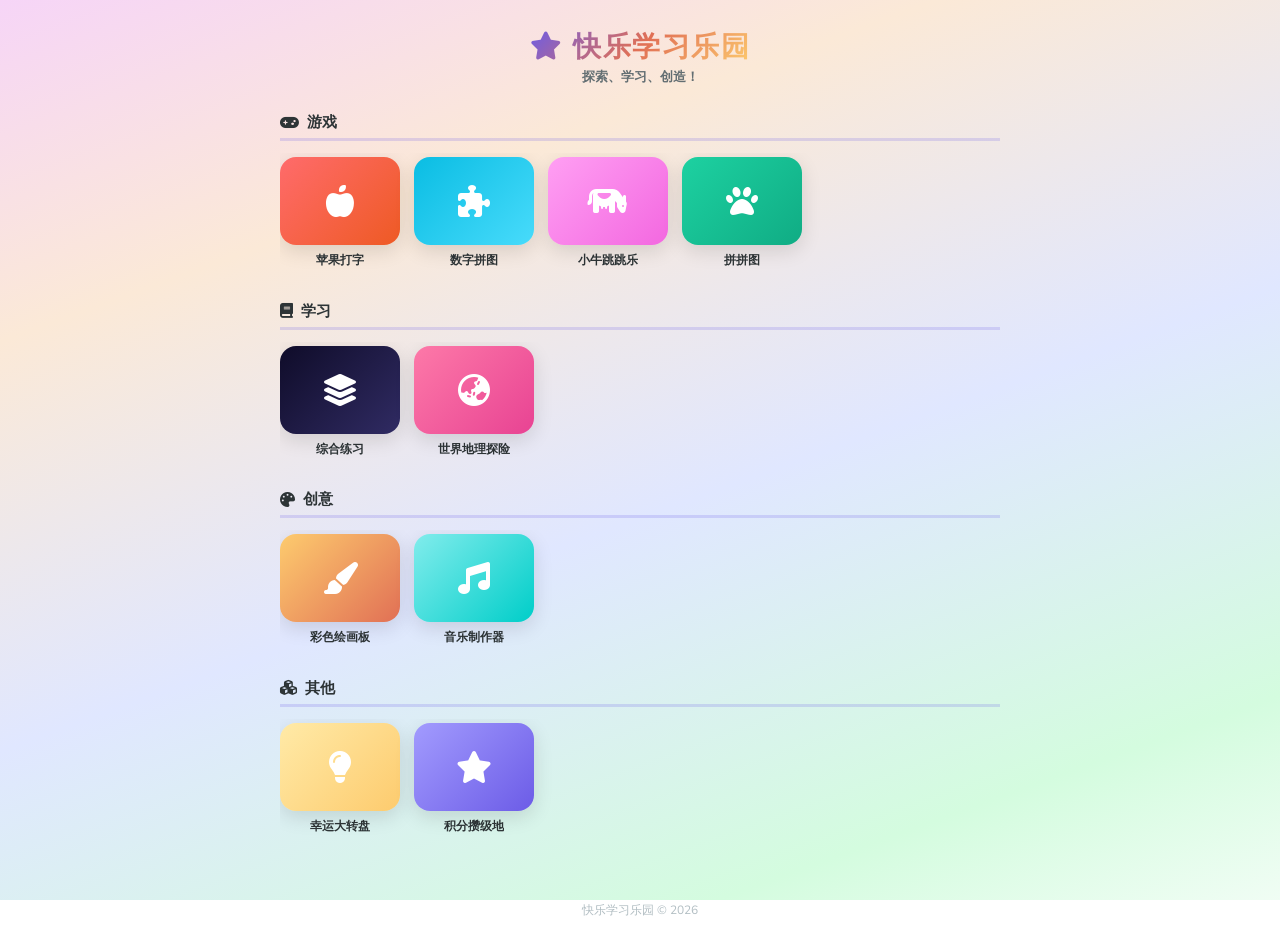
<file: index.html>
<!DOCTYPE html>
<html lang="zh-CN">
<head>
    <meta charset="UTF-8">
    <meta name="viewport" content="width=device-width, initial-scale=1.0">
    <title>快乐学习乐园</title>
    <link rel="stylesheet" href="styles/main.css">
    <link rel="stylesheet" href="https://cdnjs.cloudflare.com/ajax/libs/font-awesome/6.4.0/css/all.min.css">
    <link href="https://fonts.googleapis.com/css2?family=Nunito:wght@600;700;800&display=swap" rel="stylesheet">
</head>
<body>
    <header>
        <div class="header-content">
            <h1><i class="fas fa-star"></i> 快乐学习乐园</h1>
            <p class="header-desc">探索、学习、创造！</p>
        </div>
    </header>

    <main>
        <!-- ========== 游戏 ========== -->
        <section class="category">
            <h2 class="cat-title"><i class="fas fa-gamepad"></i> 游戏</h2>
            <div class="app-row">
                <a href="games/apple-typing/" class="app-card">
                    <div class="app-icon" style="background: linear-gradient(135deg, #ff6b6b, #ee5a24);">
                        <i class="fas fa-apple-alt"></i>
                    </div>
                    <span class="app-name">苹果打字</span>
                </a>

                <a href="games/number-puzzle/" class="app-card">
                    <div class="app-icon" style="background: linear-gradient(135deg, #0abde3, #48dbfb);">
                        <i class="fas fa-puzzle-piece"></i>
                    </div>
                    <span class="app-name">数字拼图</span>
                </a>

                <a href="games/cow-jump/" class="app-card">
                    <div class="app-icon" style="background: linear-gradient(135deg, #ff9ff3, #f368e0);">
                        <i class="fas fa-cow"></i>
                    </div>
                    <span class="app-name">小牛跳跳乐</span>
                </a>

                <a href="games/animal-puzzle/" class="app-card">
                    <div class="app-icon" style="background: linear-gradient(135deg, #1dd1a1, #10ac84);">
                        <i class="fas fa-paw"></i>
                    </div>
                    <span class="app-name">拼拼图</span>
                </a>
            </div>
        </section>

        <!-- ========== 学习 ========== -->
        <section class="category">
            <h2 class="cat-title"><i class="fas fa-book"></i> 学习</h2>
            <div class="app-row">
                <a href="games/combined-quiz/" class="app-card">
                    <div class="app-icon" style="background: linear-gradient(135deg, #0f0c29, #302b63);">
                        <i class="fas fa-layer-group"></i>
                    </div>
                    <span class="app-name">综合练习</span>
                </a>

                <a href="games/geography/" class="app-card">
                    <div class="app-icon" style="background: linear-gradient(135deg, #fd79a8, #e84393);">
                        <i class="fas fa-globe-asia"></i>
                    </div>
                    <span class="app-name">世界地理探险</span>
                </a>
            </div>
        </section>

        <!-- ========== 创意 ========== -->
        <section class="category">
            <h2 class="cat-title"><i class="fas fa-palette"></i> 创意</h2>
            <div class="app-row">
                <a href="games/drawing-board/" class="app-card">
                    <div class="app-icon" style="background: linear-gradient(135deg, #fdcb6e, #e17055);">
                        <i class="fas fa-paint-brush"></i>
                    </div>
                    <span class="app-name">彩色绘画板</span>
                </a>

                <a href="games/music-maker/" class="app-card">
                    <div class="app-icon" style="background: linear-gradient(135deg, #81ecec, #00cec9);">
                        <i class="fas fa-music"></i>
                    </div>
                    <span class="app-name">音乐制作器</span>
                </a>
            </div>
        </section>

        <!-- ========== 其他 ========== -->
        <section class="category">
            <h2 class="cat-title"><i class="fas fa-cubes"></i> 其他</h2>
            <div class="app-row">
                <a href="games/lucky-wheel/" class="app-card">
                    <div class="app-icon" style="background: linear-gradient(135deg, #ffeaa7, #fdcb6e);">
                        <i class="fas fa-lightbulb"></i>
                    </div>
                    <span class="app-name">幸运大转盘</span>
                </a>

                <a href="games/rewards/" class="app-card">
                    <div class="app-icon" style="background: linear-gradient(135deg, #a29bfe, #6c5ce7);">
                        <i class="fas fa-star"></i>
                    </div>
                    <span class="app-name">积分攒级地</span>
                </a>
            </div>
        </section>
    </main>

    <footer>
        <p>快乐学习乐园 &copy; 2026</p>
    </footer>
</body>
</html>
</file>
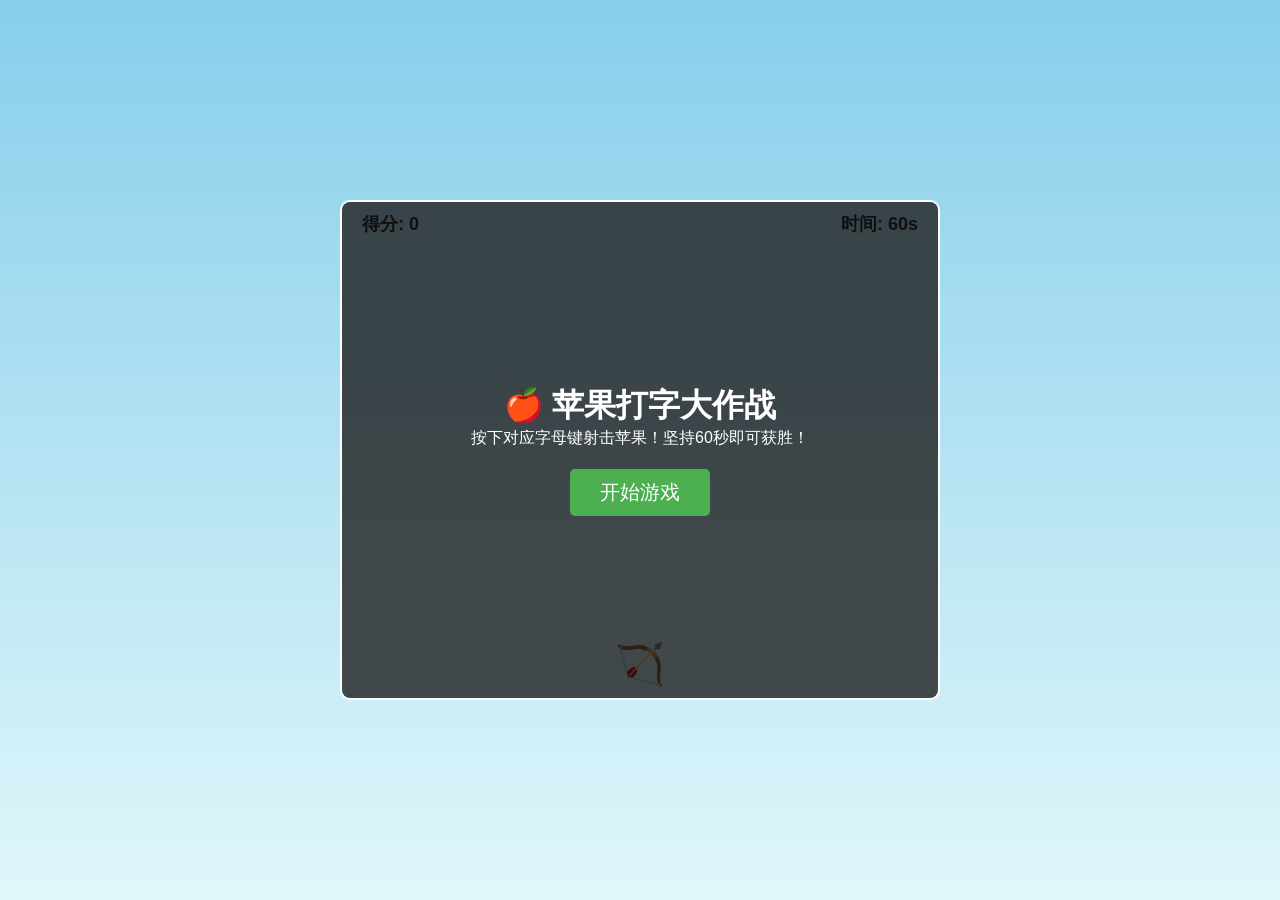
<file: index.HTML>
<!DOCTYPE html>
<html lang="zh-CN">
<head>
    <meta charset="UTF-8">
    <meta name="viewport" content="width=device-width, initial-scale=1.0">
    <title>苹果打字大作战 - 追踪箭矢版</title>
    <style>
        * { margin: 0; padding: 0; box-sizing: border-box; user-select: none; }
        body {
            background: linear-gradient(to bottom, #87CEEB, #E0F7FA);
            height: 100vh;
            overflow: hidden;
            font-family: 'Segoe UI', sans-serif;
            display: flex;
            flex-direction: column;
            align-items: center;
            justify-content: center;
            color: #333;
        }
        #game-container {
            position: relative;
            width: 600px;
            height: 500px;
            background: rgba(255,255,255,0.3);
            border-radius: 10px;
            border: 2px solid #fff;
            overflow: hidden;
        }
        .apple {
            position: absolute;
            width: 50px;
            height: 50px;
            background: radial-gradient(circle at 30% 30%, #ff4d4d, #cc0000);
            border-radius: 50% 50% 50% 50% / 60% 60% 40% 40%;
            display: flex;
            align-items: center;
            justify-content: center;
            color: white;
            font-size: 24px;
            font-weight: bold;
            text-transform: uppercase;
            box-shadow: 0 4px 6px rgba(0,0,0,0.2);
            z-index: 2;
        }
        #archer {
            position: absolute;
            bottom: 10px;
            left: 50%;
            transform: translateX(-50%);
            font-size: 40px;
            z-index: 3;
            transition: transform 0.2s ease;
        }
        /* 箭矢样式 */
        .arrow {
            position: absolute;
            width: 6px;
            height: 30px;
            background: linear-gradient(to top, #8B4513, #D2B48C);
            border-radius: 2px;
            z-index: 1;
            transform-origin: bottom center; /* 旋转中心在箭尾 */
        }
        .arrow::after {
            content: '';
            position: absolute;
            top: -8px;
            left: -3px;
            width: 0;
            height: 0;
            border-left: 6px solid transparent;
            border-right: 6px solid transparent;
            border-bottom: 10px solid #D2B48C;
        }
        #ui-layer {
            position: absolute;
            top: 10px;
            width: 100%;
            display: flex;
            justify-content: space-between;
            padding: 0 20px;
            font-size: 18px;
            font-weight: bold;
            z-index: 5;
        }
        #start-screen, #end-screen {
            position: absolute;
            top: 0; left: 0; width: 100%; height: 100%;
            background: rgba(0,0,0,0.7);
            color: white;
            display: flex;
            flex-direction: column;
            align-items: center;
            justify-content: center;
            z-index: 10;
        }
        button {
            margin-top: 20px;
            padding: 10px 30px;
            font-size: 20px;
            cursor: pointer;
            border: none;
            border-radius: 5px;
            background: #4CAF50;
            color: white;
            transition: background 0.2s;
        }
        button:hover { background: #45a049; }
    </style>
</head>
<body>

<div id="game-container">
    <div id="ui-layer">
        <span>得分: <span id="score">0</span></span>
        <span>时间: <span id="timer">60</span>s</span>
    </div>
    <div id="archer">🏹</div>
    
    <div id="start-screen">
        <h1>🍎 苹果打字大作战</h1>
        <p>按下对应字母键射击苹果！坚持60秒即可获胜！</p>
        <button onclick="startGame()">开始游戏</button>
    </div>

    <div id="end-screen" style="display:none;">
        <h1 id="end-title">游戏结束</h1>
        <p>最终得分: <span id="final-score">0</span></p>
        <button onclick="location.reload()">再玩一次</button>
    </div>
</div>

<script>
    const container = document.getElementById('game-container');
    const archer = document.getElementById('archer');
    const scoreEl = document.getElementById('score');
    const timerEl = document.getElementById('timer');
    const startScreen = document.getElementById('start-screen');
    const endScreen = document.getElementById('end-screen');
    const endTitle = document.getElementById('end-title');
    const finalScoreEl = document.getElementById('final-score');

    let score = 0;
    let timeLeft = 60;
    let gameInterval, spawnInterval;
    let apples = [];
    let arrows = []; // 存储所有飞行中的箭矢

    function startGame() {
        startScreen.style.display = 'none';
        endScreen.style.display = 'none';
        score = 0;
        timeLeft = 60;
        scoreEl.textContent = score;
        timerEl.textContent = timeLeft;
        apples = [];
        arrows = [];
        
        gameInterval = setInterval(() => {
            timeLeft--;
            timerEl.textContent = timeLeft;
            if (timeLeft <= 0) endGame(true);
        }, 1000);

        spawnInterval = setInterval(spawnApple, 1000);
    }

    function spawnApple() {
        const letter = String.fromCharCode(65 + Math.floor(Math.random() * 26));
        const apple = document.createElement('div');
        apple.className = 'apple';
        apple.textContent = letter;
        apple.style.left = Math.random() * 530 + 'px';
        apple.style.top = '-50px';
        container.appendChild(apple);
        
        const appleObj = { el: apple, x: parseFloat(apple.style.left), y: -50, letter: letter };
        apples.push(appleObj);
    }

    // 主游戏循环：处理苹果下落和箭矢追踪
    function gameLoop() {
        // 1. 更新苹果位置
        for (let i = apples.length - 1; i >= 0; i--) {
            const a = apples[i];
            a.y += 3; 
            a.el.style.top = a.y + 'px';
            
            if (a.y > 500) {
                a.el.remove();
                apples.splice(i, 1);
            }
        }

        // 2. 更新箭矢轨迹
        for (let i = arrows.length - 1; i >= 0; i--) {
            const arrow = arrows[i];
            
            // 如果目标苹果已经被其他箭射中或掉出屏幕，清除箭矢
            if (!apples.includes(arrow.target)) {
                arrow.el.remove();
                arrows.splice(i, 1);
                continue;
            }

            // 计算箭矢中心点到苹果中心点的向量
            const dx = (arrow.target.x + 25) - arrow.x;
            const dy = (arrow.target.y + 25) - arrow.y;
            const distance = Math.sqrt(dx * dx + dy * dy);

            // 命中判定
            if (distance < 20) {
                arrow.el.remove();
                arrow.target.el.style.transform = 'scale(0)';
                setTimeout(() => arrow.target.el.remove(), 100);
                
                const index = apples.indexOf(arrow.target);
                if (index > -1) apples.splice(index, 1);
                
                score += 10;
                scoreEl.textContent = score;
                arrows.splice(i, 1);
                continue;
            }

            // 物理加速移动
            arrow.speed += 0.5; 
            const moveX = (dx / distance) * arrow.speed;
            const moveY = (dy / distance) * arrow.speed;
            
            arrow.x += moveX;
            arrow.y += moveY;

            // 计算角度并旋转箭矢 (atan2 返回弧度，转为角度)
            const angle = Math.atan2(dy, dx) * (180 / Math.PI);
            
            // 更新 DOM 样式
            arrow.el.style.left = arrow.x + 'px';
            arrow.el.style.top = arrow.y + 'px';
            arrow.el.style.transform = `rotate(${angle + 90}deg)`; // +90度是因为箭矢DOM默认是竖直向上的
        }

        requestAnimationFrame(gameLoop);
    }
    requestAnimationFrame(gameLoop);

    // 射击逻辑
    function shootArrow(targetApple) {
        const arrow = document.createElement('div');
        arrow.className = 'arrow';
        container.appendChild(arrow);

        // 初始化箭矢状态
        const arrowObj = {
            el: arrow,
            x: 300, // 弓箭手中心
            y: 450, // 弓箭手上方
            speed: 8, // 初始速度
            target: targetApple
        };
        arrows.push(arrowObj);

        // 弓箭手动态瞄准
        if (targetApple.x + 25 < 300) {
            archer.style.transform = 'translateX(-50%) scaleX(-1)';
        } else {
            archer.style.transform = 'translateX(-50%) scaleX(1)';
        }
    }

    window.addEventListener('keydown', (e) => {
        if (timeLeft <= 0) return;
        const key = e.key.toUpperCase();
        
        // 寻找最靠下的匹配苹果
        let target = null;
        let maxY = -1;
        for (const a of apples) {
            if (a.letter === key && a.y > maxY) {
                maxY = a.y;
                target = a;
            }
        }

        if (target) shootArrow(target);
    });

    function endGame(win) {
        clearInterval(gameInterval);
        clearInterval(spawnInterval);
        endScreen.style.display = 'flex';
        finalScoreEl.textContent = score;
        endTitle.textContent = win ? "🎉 恭喜获胜！" : "💥 游戏结束";
    }
    
    // 在 gameLoop 函数外部定义粒子数组
    let particles = [];

    // 创建粒子爆炸效果
    function createExplosion(x, y) {
        for (let i = 0; i < 15; i++) {
            const particle = document.createElement('div');
            particle.style.position = 'absolute';
            particle.style.width = '6px';
            particle.style.height = '6px';
            particle.style.backgroundColor = '#FF4500';
            particle.style.borderRadius = '50%';
            particle.style.left = x + 'px';
            particle.style.top = y + 'px';
            particle.style.pointerEvents = 'none';
            document.getElementById('game-container').appendChild(particle);

            // 随机速度和方向
            const angle = Math.random() * Math.PI * 2;
            const speed = 2 + Math.random() * 3;
            const vx = Math.cos(angle) * speed;
            const vy = Math.sin(angle) * speed;

            particles.push({
                el: particle,
                x: x,
                y: y,
                vx: vx,
                vy: vy,
                life: 1.0 // 生命值，用于控制透明度
            });
        }
    }

    // 在游戏主循环中更新粒子
    function updateParticles() {
        for (let i = particles.length - 1; i >= 0; i--) {
            const p = particles[i];
            p.x += p.vx;
            p.y += p.vy;
            p.life -= 0.02; // 每帧减少生命值

            if (p.life <= 0) {
                p.el.remove();
                particles.splice(i, 1);
            } else {
                p.el.style.left = p.x + 'px';
                p.el.style.top = p.y + 'px';
                p.el.style.opacity = p.life;
            }
        }
    }

// 在箭矢命中苹果的回调中调用 createExplosion(appleX, appleY)
</script>
</body>
</html>
</file>
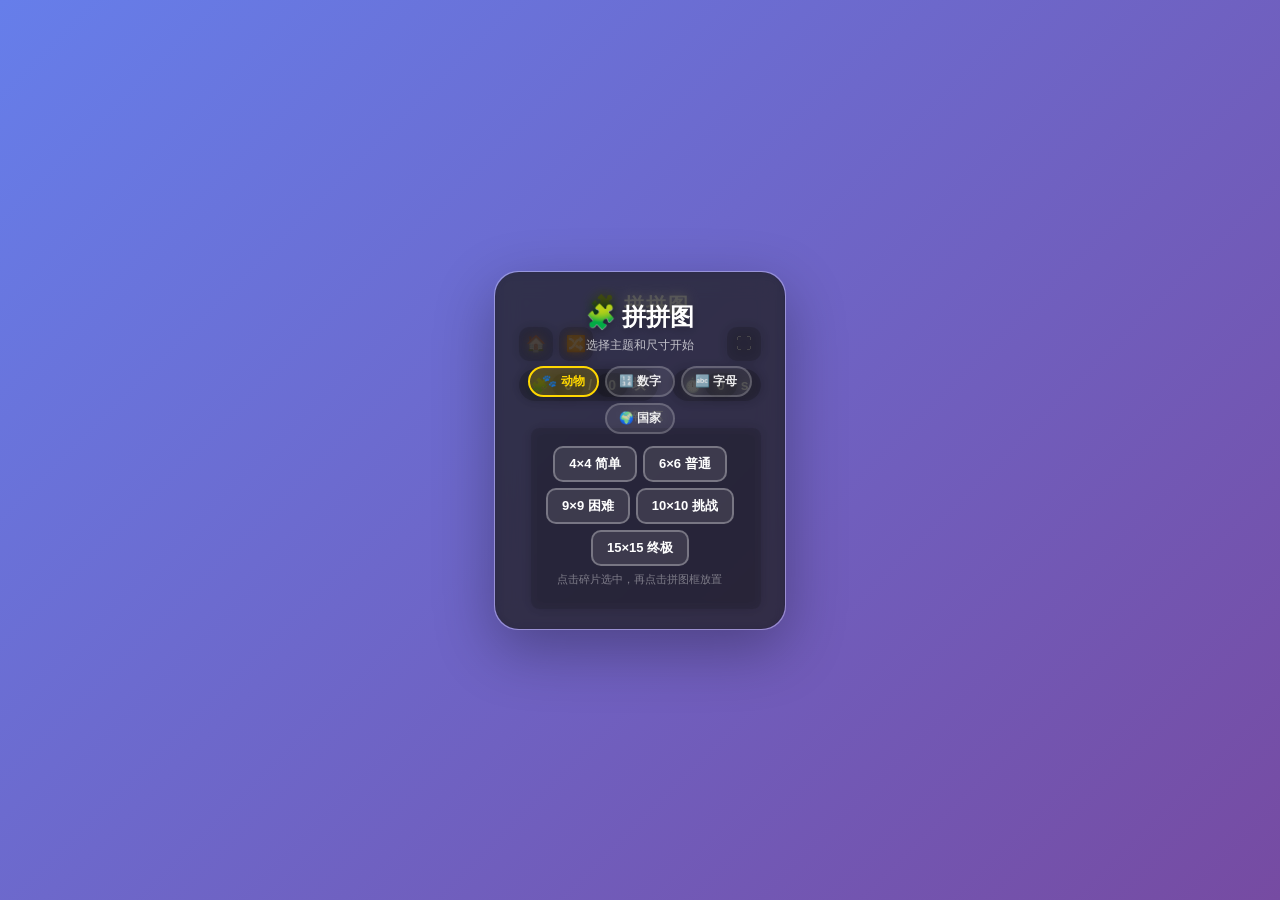
<file: games/animal-puzzle/index.html>
<!DOCTYPE html>
<html lang="zh-CN">
<head>
<meta charset="UTF-8">
<meta name="viewport" content="width=device-width, initial-scale=1.0, maximum-scale=1.0, user-scalable=no">
<title>拼拼图 - 快乐学习乐园</title>
<style>
  * { margin: 0; padding: 0; box-sizing: border-box; user-select: none; -webkit-user-select: none; }
  html, body {
    width: 100%; height: 100%;
    overflow: hidden;
    font-family: 'Segoe UI', 'PingFang SC', 'Microsoft YaHei', sans-serif;
    background: linear-gradient(135deg, #667eea 0%, #764ba2 100%);
    display: flex;
    justify-content: center;
    align-items: center;
  }

  #gameContainer {
    position: relative;
    background: rgba(255,255,255,0.12);
    backdrop-filter: blur(12px);
    -webkit-backdrop-filter: blur(12px);
    border-radius: 24px;
    padding: 20px 24px;
    box-shadow: 0 20px 60px rgba(0,0,0,0.3);
    border: 1px solid rgba(255,255,255,0.2);
    max-width: 98vw;
    max-height: 98vh;
    display: flex;
    flex-direction: column;
  }

  #gameTitle {
    text-align: center;
    color: #fff;
    font-size: 20px;
    font-weight: bold;
    margin-bottom: 8px;
    text-shadow: 0 2px 8px rgba(0,0,0,0.2);
    letter-spacing: 2px;
  }

  #topBar {
    display: flex;
    justify-content: space-between;
    align-items: center;
    margin-bottom: 8px;
  }
  #topBarLeft, #topBarRight {
    display: flex;
    gap: 6px;
  }
  #topBar button {
    width: 34px;
    height: 34px;
    border-radius: 10px;
    border: none;
    background: rgba(0,0,0,0.2);
    color: #fff;
    font-size: 16px;
    cursor: pointer;
    display: flex;
    align-items: center;
    justify-content: center;
    transition: all 0.2s;
    opacity: 0.8;
  }
  #topBar button:hover { opacity: 1; background: rgba(0,0,0,0.35); transform: scale(1.08); }
  #topBar button:active { transform: scale(0.92); }

  #stats {
    display: flex;
    gap: 14px;
    color: rgba(255,255,255,0.9);
    font-size: 14px;
    font-weight: 600;
    margin-bottom: 8px;
    justify-content: center;
  }
  #stats span {
    background: rgba(0,0,0,0.2);
    padding: 4px 12px;
    border-radius: 20px;
    display: flex;
    align-items: center;
    gap: 4px;
  }

  #leftPanel {
    display: flex;
    flex-direction: column;
    align-items: center;
    gap: 6px;
  }

  #gameArea {
    display: flex;
    gap: 12px;
    flex: 1;
    min-height: 0;
    min-width: 0;
    overflow: hidden;
    align-items: stretch;
  }

  #gridFrame {
    display: grid;
    gap: 0;
    background: transparent;
    flex-shrink: 0;
  }

  .slot {
    position: relative;
    cursor: pointer;
    overflow: hidden;
    transition: background 0.15s;
  }
  .slot:hover {
    background: rgba(255,255,255,0.08);
  }

  #piecesPanel {
    display: flex;
    flex-direction: column;
    flex: 1;
    min-width: 140px;
    max-height: 100%;
    min-height: 200px;
  }

  #piecesPanel .panel-title {
    color: rgba(255,255,255,0.7);
    font-size: 11px;
    font-weight: 600;
    margin-bottom: 4px;
    text-align: center;
    letter-spacing: 1px;
  }

  #piecesGrid {
    display: flex;
    flex-wrap: wrap;
    align-content: flex-start;
    gap: 6px;
    overflow-y: auto;
    flex: 1;
    background: rgba(0,0,0,0.12);
    border-radius: 8px;
    padding: 10px;
    min-height: 150px;
    min-width: 120px;
  }

  .piece {
    position: relative;
    cursor: pointer;
    transition: transform 0.15s, box-shadow 0.15s;
    overflow: hidden;
    flex-shrink: 0;
    box-shadow: 0 2px 6px rgba(0,0,0,0.3);
  }
  .piece:hover {
    transform: scale(1.08);
    z-index: 2;
  }
  .piece:active {
    transform: scale(0.95);
  }
  .piece.selected {
    box-shadow: 0 0 0 3px #FFD700, 0 0 15px rgba(255,215,0,0.5);
    transform: scale(1.1);
    z-index: 3;
  }
  .piece.placed {
    display: none;
  }

  .puzzle-slice {
    position: relative;
    width: 100%;
    height: 100%;
    overflow: visible;
    background: transparent;
  }
  .puzzle-slice img {
    display: block;
    pointer-events: none;
    object-fit: cover;
  }

  .puzzle-piece {
    position: relative;
    width: 100%;
    height: 100%;
    overflow: visible;
    background-color: transparent;
    background-image: none;
    background-size: cover;
    background-position: center;
    background-repeat: no-repeat;
  }

  .puzzle-piece.selected {
    box-shadow: 
      3px 3px 15px rgba(0,0,0,0.4),
      0 0 20px rgba(255,215,0,0.3);
    z-index: 10;
  }

  #loading {
    text-align: center;
    color: #fff;
    padding: 20px;
  }
  #loading .spinner {
    width: 40px; height: 40px;
    border: 4px solid rgba(255,255,255,0.2);
    border-top-color: #fff;
    border-radius: 50%;
    animation: spin 0.8s linear infinite;
    margin: 10px auto;
  }
  @keyframes spin { to { transform: rotate(360deg); } }

  #startOverlay {
    position: absolute;
    top: 0; left: 0; right: 0; bottom: 0;
    background: rgba(0,0,0,0.65);
    border-radius: 24px;
    z-index: 20;
    display: flex;
    flex-direction: column;
    align-items: center;
    justify-content: center;
    backdrop-filter: blur(6px);
    -webkit-backdrop-filter: blur(6px);
    padding: 20px;
  }
  #startOverlay h2 {
    color: #fff;
    font-size: 24px;
    margin-bottom: 4px;
    text-shadow: 0 2px 10px rgba(0,0,0,0.3);
  }
  #startOverlay p {
    color: rgba(255,255,255,0.7);
    font-size: 12px;
    margin-bottom: 12px;
  }

  #themeSelect {
    display: flex;
    gap: 6px;
    margin-bottom: 12px;
    flex-wrap: wrap;
    justify-content: center;
  }
  #themeSelect button {
    padding: 5px 12px;
    font-size: 12px;
    font-weight: 600;
    border: 2px solid rgba(255,255,255,0.2);
    border-radius: 20px;
    cursor: pointer;
    background: rgba(255,255,255,0.08);
    color: rgba(255,255,255,0.9);
    transition: all 0.2s;
  }
  #themeSelect button:hover {
    background: rgba(255,255,255,0.18);
    border-color: rgba(255,255,255,0.5);
  }
  #themeSelect button.active {
    background: rgba(255,215,0,0.2);
    border-color: #FFD700;
    color: #FFD700;
  }

  #sizeSelect {
    display: flex;
    flex-wrap: wrap;
    gap: 6px;
    justify-content: center;
    max-width: 300px;
  }
  #sizeSelect button {
    padding: 7px 14px;
    font-size: 13px;
    font-weight: bold;
    border: 2px solid rgba(255,255,255,0.3);
    border-radius: 10px;
    cursor: pointer;
    background: rgba(255,255,255,0.1);
    color: #fff;
    transition: all 0.2s;
  }
  #sizeSelect button:hover {
    background: rgba(255,255,255,0.2);
    border-color: rgba(255,255,255,0.6);
    transform: scale(1.05);
  }
  #sizeSelect button:active { transform: scale(0.95); }

  #overlay {
    display: none;
    position: absolute;
    top: 0; left: 0; right: 0; bottom: 0;
    background: rgba(0,0,0,0.5);
    border-radius: 24px;
    z-index: 10;
    flex-direction: column;
    align-items: center;
    justify-content: center;
    backdrop-filter: blur(4px);
    -webkit-backdrop-filter: blur(4px);
  }
  #overlay.show { display: flex; }
  #overlay h2 {
    color: #FFD700;
    font-size: 30px;
    text-shadow: 0 0 20px rgba(255,215,0,0.5);
    margin-bottom: 8px;
  }
  #overlay p {
    color: #fff;
    font-size: 15px;
    margin-bottom: 4px;
  }
  #overlay .btn {
    margin-top: 14px;
    padding: 10px 28px;
    font-size: 16px;
    font-weight: bold;
    border: none;
    border-radius: 50px;
    cursor: pointer;
    background: linear-gradient(135deg, #FFD700, #FFA500);
    color: #fff;
    box-shadow: 0 4px 15px rgba(255,215,0,0.3);
    transition: all 0.2s;
  }
  #overlay .btn:hover { transform: scale(1.05); box-shadow: 0 6px 20px rgba(255,215,0,0.5); }
  #overlay .btn:active { transform: scale(0.95); }

  .confetti {
    position: fixed;
    pointer-events: none;
    z-index: 100;
  }

  @media (max-width: 500px) {
    #gameContainer { padding: 10px; border-radius: 14px; }
    #gameTitle { font-size: 16px; margin-bottom: 4px; }
    #topBar { margin-bottom: 4px; }
    #topBar button { width: 30px; height: 30px; font-size: 14px; }
    #stats { font-size: 12px; margin-bottom: 4px; }
    #stats span { padding: 3px 8px; }
    #gameArea { gap: 6px; flex-direction: column; align-items: center; }
    #leftPanel { flex-direction: row; gap: 8px; }
    #refImage { width: 36px; height: 36px; }
    #piecesPanel { max-height: none; width: 100%; }
    #piecesGrid { max-height: 200px; }
    #startOverlay h2 { font-size: 18px; }
    #sizeSelect button { padding: 5px 10px; font-size: 12px; }
    #themeSelect button { padding: 4px 10px; font-size: 11px; }
  }
</style>
</head>
<body>

<div id="gameContainer">
  <div id="gameTitle">🧩 拼拼图</div>

  <div id="topBar">
    <div id="topBarLeft">
      <a href="../../" style="text-decoration:none;"><button title="返回首页">🏠</button></a>
      <button id="shuffleBtn" title="重新打乱">🔀</button>
    </div>
    <div id="topBarRight">
      <button id="fullscreenBtn" title="全屏">⛶</button>
    </div>
  </div>

  <div id="stats">
    <span>🧩 <span id="placedCount">0</span> / <span id="totalCount">0</span> 块</span>
    <span>⏱️ <span id="timer">0</span>s</span>
  </div>

  <div id="gameArea">
    <div id="leftPanel">
      <div id="gridFrame"></div>
    </div>

    <div id="piecesPanel">
      <div class="panel-title">碎片区</div>
      <div id="piecesGrid"></div>
    </div>
  </div>

  <div id="overlay">
    <h2>🎉 拼图完成！</h2>
    <p id="finalStats">用时 0 秒</p>
    <button class="btn" onclick="restartGame()">再来一局</button>
  </div>

  <div id="startOverlay">
    <h2>🧩 拼拼图</h2>
    <p>选择主题和尺寸开始</p>
    <div id="themeSelect">
      <button class="active" onclick="selectTheme('animal')">🐾 动物</button>
      <button onclick="selectTheme('number')">🔢 数字</button>
      <button onclick="selectTheme('letter')">🔤 字母</button>
      <button onclick="selectTheme('country')">🌍 国家</button>
    </div>
    <div id="sizeSelect">
      <button onclick="startGame(4)">4×4 简单</button>
      <button onclick="startGame(6)">6×6 普通</button>
      <button onclick="startGame(9)">9×9 困难</button>
      <button onclick="startGame(10)">10×10 挑战</button>
      <button onclick="startGame(15)">15×15 终极</button>
    </div>
    <p style="margin-top:6px;font-size:11px;color:rgba(255,255,255,0.4);">点击碎片选中，再点击拼图框放置</p>
  </div>
</div>

<script>
const boardEl = document.getElementById('gridFrame');
const piecesGrid = document.getElementById('piecesGrid');
const placedCountEl = document.getElementById('placedCount');
const totalCountEl = document.getElementById('totalCount');
const timerEl = document.getElementById('timer');
const overlay = document.getElementById('overlay');
const startOverlay = document.getElementById('startOverlay');
const finalStats = document.getElementById('finalStats');
const themeBtns = document.querySelectorAll('#themeSelect button');

let gridSize = 4;
let totalPieces = 16;
let pieceSize = 80;
let thumbSize = 48;
let placed = [];
let pieces = [];
let shuffledIds = [];
let selectedId = -1;
let refImgUrl = '';
let timer = 0;
let timerInterval = null;
let isPlaying = false;
let isStarted = false;
let currentTheme = 'animal';

const PuzzleAudio = (() => {
  let ctx = null;
  function init() {
    if (!ctx) ctx = new (window.AudioContext || window.webkitAudioContext)();
    if (ctx.state === 'suspended') ctx.resume();
  }
  function playTone(freq, duration, type, vol) {
    if (!ctx) return;
    const osc = ctx.createOscillator();
    const gain = ctx.createGain();
    osc.type = type || 'sine';
    osc.frequency.value = freq;
    gain.gain.setValueAtTime(vol || 0.3, ctx.currentTime);
    gain.gain.exponentialRampToValueAtTime(0.001, ctx.currentTime + duration);
    osc.connect(gain);
    gain.connect(ctx.destination);
    osc.start(ctx.currentTime);
    osc.stop(ctx.currentTime + duration);
  }
  function playClick() {
    if (!ctx) return;
    const osc = ctx.createOscillator();
    const gain = ctx.createGain();
    osc.type = 'triangle';
    osc.frequency.setValueAtTime(800, ctx.currentTime);
    osc.frequency.exponentialRampToValueAtTime(300, ctx.currentTime + 0.08);
    gain.gain.setValueAtTime(0.35, ctx.currentTime);
    gain.gain.exponentialRampToValueAtTime(0.001, ctx.currentTime + 0.08);
    osc.connect(gain);
    gain.connect(ctx.destination);
    osc.start(ctx.currentTime);
    osc.stop(ctx.currentTime + 0.08);
  }
  function playPlace() {
    if (!ctx) return;
    playTone(880, 0.05, 'sine', 0.3);
    setTimeout(() => playTone(1100, 0.1, 'sine', 0.25), 30);
  }
  function playRemove() {
    if (!ctx) return;
    playTone(440, 0.08, 'triangle', 0.25);
    setTimeout(() => playTone(330, 0.1, 'triangle', 0.2), 40);
  }
  function playVictory() {
    if (!ctx) return;
    const notes = [523, 659, 784, 1047, 1318, 1047, 784, 659, 523];
    notes.forEach((f, i) => setTimeout(() => playTone(f, 0.25, 'sine', 0.4), i * 100));
    setTimeout(() => {
      [523, 659, 784, 1047, 1318].forEach((f, i) => setTimeout(() => playTone(f, 0.3, 'sine', 0.3), i * 80));
    }, notes.length * 100 + 200);
  }
  return {
    init() { init(); },
    select() { init(); playClick(); },
    place() { init(); playPlace(); },
    remove() { init(); playRemove(); },
    victory() { init(); playVictory(); }
  };
})();

function selectTheme(theme) {
  currentTheme = theme;
  themeBtns.forEach(btn => btn.classList.remove('active'));
  event.target.classList.add('active');
}

function getThemeImageUrl() {
  const themes = {
    animal: [
      'happy+cartoon+zoo+scene+multiple+cute+animals+elephant+lion+giraffe+monkey+colorful+kids+illustration+no+text',
      'adorable+cartoon+forest+animals+scene+squirrel+deer+rabbit+owl+mushrooms+flowers+colorful+no+text',
      'colorful+cartoon+underwater+scene+fish+dolphin+turtle+octopus+coral+reef+bubbles+no+text',
      'cheerful+cartoon+farm+scene+cow+pig+sheep+chicken+goat+barn+green+grass+no+text',
      'playful+cartoon+arctic+scene+polar+bear+penguin+seal+icebergs+snow+colorful+no+text',
      'beautiful+cartoon+jungle+scene+tropical+birds+parrot+butterfly+exotic+flowers+no+text',
      'cute+cartoon+pet+shop+scene+cat+dog+rabbit+hamster+colorful+kawaii+style+no+text',
      'funny+cartoon+insect+world+butterfly+ladybug+bee+ant+flower+garden+no+text',
      'magical+cartoon+fantasy+animal+scene+unicorn+dragon+pegasus+fairy+sparkles+no+text',
      'colorful+cartoon+aquarium+scene+tropical+fish+shark+ray+seaweed+colorful+no+text'
    ],
    number: [
      'colorful+cartoon+number+landscape+numbers+12345+in+nature+hills+trees+clouds+bright+no+text',
      'fun+cartoon+math+world+numbers+plus+minus+multiply+divide+colorful+blocks+floating+no+text',
      'rainbow+cartoon+number+scene+numbers+1234567890+colorful+gradient+sky+clouds+no+text',
      'playful+cartoon+number+adventure+numbers+on+rocks+in+forest+colorful+kids+no+text',
      'cute+cartoon+number+party+numbers+12345+balloons+confetti+cake+celebration+no+text',
      'colorful+cartoon+space+numbers+astronaut+numbers+rocket+planets+stars+no+text',
      'happy+cartoon+ocean+numbers+numbers+floating+in+water+bubbles+fish+no+text',
      'bright+cartoon+number+garden+numbers+on+flowers+sun+butterflies+colorful+no+text',
      'cheerful+cartoon+music+numbers+musical+notes+numbers+instruments+rainbow+no+text',
      'colorful+cartoon+construction+numbers+building+blocks+numbers+hard+hat+tools+no+text'
    ],
    letter: [
      'colorful+cartoon+alphabet+garden+ABC+letters+on+flowers+sun+butterflies+no+numbers',
      'cute+cartoon+alphabet+jungle+ABC+letters+with+animals+A+ant+B+bear+C+cat+no+numbers',
      'rainbow+cartoon+alphabet+sky+ABC+letters+floating+clouds+stars+colorful+no+numbers',
      'happy+cartoon+alphabet+ocean+ABC+letters+shells+waves+fish+submarine+no+numbers',
      'bright+cartoon+alphabet+space+ABC+letters+rockets+planets+stars+no+numbers',
      'colorful+cartoon+alphabet+forest+ABC+letters+trees+animals+mushrooms+no+numbers',
      'fun+cartoon+alphabet+party+ABC+letters+balloons+confetti+cake+no+numbers',
      'cute+cartoon+alphabet+winter+ABC+letters+snowflakes+snowman+no+numbers',
      'playful+cartoon+alphabet+farm+ABC+letters+farm+animals+hay+barn+no+numbers',
      'colorful+cartoon+alphabet+candy+land+ABC+letters+candy+ice+cream+rainbow+no+numbers'
    ],
    country: [
      'colorful+cartoon+world+map+continents+oceans+countries+no+text+kids+geography',
      'happy+cartoon+world+landmarks+eiffel+tower+great+wall+pyramid+statue+liberty+colorful+no+text',
      'colorful+cartoon+international+food+pizza+sushi+taco+croissant+dumplings+global+no+text',
      'cute+cartoon+world+animals+kangaroo+giraffe+panda+koala+elephant+colorful+no+text',
      'colorful+cartoon+world+flags+arranged+beautifully+rainbow+colors+no+text',
      'happy+cartoon+world+cities+skyline+tokyo+paris+new+york+london+colorful+no+text',
      'colorful+cartoon+cultural+symbols+kimono+sari+suit+sombrero+traditional+dress+no+text',
      'fun+cartoon+world+festivals+celebrations+different+countries+flags+dance+no+text',
      'colorful+cartoon+world+sports+olympics+athletes+flags+medals+no+text',
      'cute+cartoon+world+plants+flowers+rose+lotus+cherry+blossom+tulip+no+text'
    ]
  };
  const promptList = themes[currentTheme] || themes.animal;
  const prompt = promptList[Math.floor(Math.random() * promptList.length)];
  const randomSeed = Math.floor(Math.random() * 1000000);
  return `https://trae-api-cn.mchost.guru/api/ide/v1/text_to_image?prompt=${prompt}&image_size=square_hd&seed=${randomSeed}&_t=${Date.now()}`;
}

function generateThemeImage(size) {
  const c = document.createElement('canvas');
  c.width = size;
  c.height = size;
  const ctx = c.getContext('2d');

  function drawGradientBackground(bgColors) {
    const grad = ctx.createLinearGradient(0, 0, size, size);
    grad.addColorStop(0, bgColors[0]);
    if (bgColors.length === 3) {
      grad.addColorStop(0.5, bgColors[1]);
      grad.addColorStop(1, bgColors[2]);
    } else {
      grad.addColorStop(1, bgColors[1]);
    }
    ctx.fillStyle = grad;
    ctx.fillRect(0, 0, size, size);
  }

  function drawSun(x, y, r) {
    ctx.fillStyle = '#FFD700';
    ctx.beginPath();
    ctx.arc(x, y, r, 0, Math.PI*2);
    ctx.fill();
    ctx.strokeStyle = '#FFD700';
    ctx.lineWidth = r * 0.15;
    for (let i = 0; i < 12; i++) {
      const angle = (i / 12) * Math.PI * 2;
      const x1 = x + Math.cos(angle) * r * 1.3;
      const y1 = y + Math.sin(angle) * r * 1.3;
      const x2 = x + Math.cos(angle) * r * 1.6;
      const y2 = y + Math.sin(angle) * r * 1.6;
      ctx.beginPath();
      ctx.moveTo(x1, y1);
      ctx.lineTo(x2, y2);
      ctx.stroke();
    }
  }

  function drawCloud(x, y, s) {
    ctx.fillStyle = '#fff';
    ctx.beginPath();
    ctx.arc(x, y, s, 0, Math.PI*2);
    ctx.arc(x + s * 0.8, y - s * 0.2, s * 0.8, 0, Math.PI*2);
    ctx.arc(x + s * 1.6, y, s * 0.9, 0, Math.PI*2);
    ctx.fill();
  }

  function drawTree(x, y, h) {
    ctx.fillStyle = '#8B4513';
    ctx.fillRect(x - h * 0.08, y, h * 0.16, h * 0.3);
    ctx.fillStyle = '#228B22';
    ctx.beginPath();
    ctx.moveTo(x, y - h);
    ctx.lineTo(x - h * 0.4, y - h * 0.3);
    ctx.lineTo(x + h * 0.4, y - h * 0.3);
    ctx.closePath();
    ctx.fill();
    ctx.beginPath();
    ctx.moveTo(x, y - h * 0.7);
    ctx.lineTo(x - h * 0.5, y);
    ctx.lineTo(x + h * 0.5, y);
    ctx.closePath();
    ctx.fill();
  }

  function drawGrass() {
    const grassH = size * 0.2;
    for (let i = 0; i < size; i += grassH * 0.2) {
      const gw = grassH * 0.12 + Math.random() * grassH * 0.08;
      const gh = grassH * 0.4 + Math.random() * grassH * 0.2;
      ctx.fillStyle = '#32CD32';
      ctx.beginPath();
      ctx.moveTo(i, size - grassH);
      ctx.quadraticCurveTo(i + gw * 0.5, size - grassH - gh, i + gw, size - grassH);
      ctx.fill();
    }
  }

  function drawEmoji(x, y, emoji, size) {
    ctx.font = `${size}px "Apple Color Emoji", "Segoe UI Emoji", "Segoe UI Symbol", "Noto Color Emoji", "EmojiOne Color", "Android Emoji", sans-serif`;
    ctx.textAlign = 'center';
    ctx.textBaseline = 'middle';
    ctx.fillText(emoji, x, y);
  }

  function drawPatternCircle(x, y, r, color) {
    ctx.fillStyle = color;
    ctx.beginPath();
    ctx.arc(x, y, r, 0, Math.PI*2);
    ctx.fill();
  }

  function drawPatternDiamond(x, y, size, color) {
    ctx.fillStyle = color;
    ctx.beginPath();
    ctx.moveTo(x, y - size);
    ctx.lineTo(x + size, y);
    ctx.lineTo(x, y + size);
    ctx.lineTo(x - size, y);
    ctx.closePath();
    ctx.fill();
  }

  function drawPatternTriangle(x, y, size, color) {
    ctx.fillStyle = color;
    ctx.beginPath();
    ctx.moveTo(x, y - size);
    ctx.lineTo(x - size, y + size);
    ctx.lineTo(x + size, y + size);
    ctx.closePath();
    ctx.fill();
  }

  function drawPatternSquare(x, y, size, color) {
    ctx.fillStyle = color;
    ctx.fillRect(x - size, y - size, size * 2, size * 2);
  }

  function drawColorfulText(x, y, text, size, color) {
    ctx.fillStyle = color;
    ctx.font = `bold ${size}px Arial`;
    ctx.textAlign = 'center';
    ctx.textBaseline = 'middle';
    ctx.shadowColor = 'rgba(0,0,0,0.15)';
    ctx.shadowBlur = 4;
    ctx.shadowOffsetY = 2;
    ctx.fillText(text, x, y);
    ctx.shadowColor = 'transparent';
  }

  if (currentTheme === 'animal') {
    const scenes = [
      { name: 'space', bg: ['#1A237E', '#7B1FA2', '#FFD700'], emoji: ['🚀', '🛸', '👽', '⭐', '🌙', '🌠'], decor: 'space' },
      { name: 'sky', bg: ['#87CEEB', '#E0F6FF', '#FFE4B5'], emoji: ['🐦', '🦅', '🦉', '🦜', '🕊️', '🦢'], decor: 'sky' },
      { name: 'aquarium', bg: ['#00BCD4', '#FFEE58', '#FF7043'], emoji: ['🐬', '🐠', '🐙', '🦈', '🐋', '🦑'], decor: 'aquarium' },
      { name: 'ocean', bg: ['#2196F3', '#4DD0E1', '#FF9800'], emoji: ['🐳', '🦭', '🐢', '🦀', '🐙', '🦐'], decor: 'ocean' },
      { name: 'wild', bg: ['#4CAF50', '#FFEB3B', '#FF8A65'], emoji: ['🦁', '🐘', '🦒', '🦓', '🐆', '🐪'], decor: 'wild' },
      { name: 'forest', bg: ['#2E7D32', '#81C784', '#FFD54F'], emoji: ['🐰', '🐻', '🦊', '🐿️', '🦔', '🦡'], decor: 'forest' },
      { name: 'garden', bg: ['#C5E1A5', '#FFCDD2', '#FFD54F'], emoji: ['🦋', '🐝', '🐞', '🐢', '🐌', '🐦'], decor: 'garden' },
      { name: 'night', bg: ['#1A237E', '#880E4F', '#FFD700'], emoji: ['🦉', '🦇', '🌙', '⭐', '🦝', '🦡'], decor: 'night' },
      { name: 'desert', bg: ['#FFEB3B', '#FF8F00', '#78909C'], emoji: ['🦊', '🐪', '🐫', '🐍', '🦅', '🦉'], decor: 'desert' },
      { name: 'arctic', bg: ['#E0F7FA', '#80DEEA', '#424242'], emoji: ['🐧', '🐻', '🦭', '🦉', '🐰', '🐾'], decor: 'arctic' }
    ];
    const scene = scenes[Math.floor(Math.random() * scenes.length)];
    drawGradientBackground(scene.bg);

    if (scene.decor === 'space') {
      for (let i = 0; i < 35; i++) {
        ctx.fillStyle = '#fff';
        ctx.beginPath();
        ctx.arc(Math.random() * size, Math.random() * size, size * 0.005 + Math.random() * size * 0.02, 0, Math.PI*2);
        ctx.fill();
      }
      for (let i = 0; i < 8; i++) {
        ctx.fillStyle = '#FFD700';
        ctx.beginPath();
        ctx.arc(Math.random() * size, Math.random() * size, size * 0.01 + Math.random() * size * 0.015, 0, Math.PI*2);
        ctx.fill();
      }
    } else if (scene.decor === 'sky') {
      for (let i = 0; i < 6; i++) {
        ctx.fillStyle = 'rgba(255,255,255,0.6)';
        ctx.beginPath();
        const cx = Math.random() * size;
        const cy = Math.random() * size * 0.6;
        ctx.arc(cx, cy, size * 0.08 + Math.random() * size * 0.12, 0, Math.PI*2);
        ctx.fill();
        ctx.beginPath();
        ctx.arc(cx + size * 0.05, cy + size * 0.02, size * 0.06 + Math.random() * size * 0.08, 0, Math.PI*2);
        ctx.fill();
        ctx.beginPath();
        ctx.arc(cx - size * 0.06, cy + size * 0.03, size * 0.05 + Math.random() * size * 0.06, 0, Math.PI*2);
        ctx.fill();
      }
      ctx.fillStyle = '#FFD54F';
      ctx.beginPath();
      ctx.arc(size * 0.8, size * 0.15, size * 0.08, 0, Math.PI*2);
      ctx.fill();
    } else if (scene.decor === 'aquarium') {
      for (let i = 0; i < 6; i++) {
        ctx.fillStyle = 'rgba(255,255,255,0.3)';
        ctx.beginPath();
        ctx.arc(Math.random() * size, Math.random() * size, size * 0.02 + Math.random() * size * 0.03, 0, Math.PI*2);
        ctx.fill();
      }
    } else if (scene.decor === 'ocean') {
      for (let i = 0; i < 5; i++) {
        ctx.strokeStyle = 'rgba(255,255,255,0.3)';
        ctx.lineWidth = 2;
        ctx.beginPath();
        const wx = Math.random() * size;
        const wy = Math.random() * size;
        ctx.moveTo(wx, wy);
        ctx.quadraticCurveTo(wx + size * 0.15, wy - size * 0.02, wx + size * 0.3, wy);
        ctx.stroke();
      }
    } else if (scene.decor === 'wild') {
      ctx.fillStyle = '#4CAF50';
      ctx.fillRect(0, size * 0.75, size, size * 0.25);
    } else if (scene.decor === 'forest') {
      for (let i = 0; i < 4; i++) {
        ctx.fillStyle = '#2E7D32';
        ctx.beginPath();
        const tx = Math.random() * size;
        const ty = size * 0.4 + Math.random() * size * 0.5;
        ctx.arc(tx, ty - size * 0.08, size * 0.1, 0, Math.PI*2);
        ctx.fill();
      }
    } else if (scene.decor === 'garden') {
      for (let i = 0; i < 8; i++) {
        ctx.fillStyle = ['#FF69B4', '#FFD700', '#FFA500'][Math.floor(Math.random() * 3)];
        ctx.beginPath();
        ctx.arc(Math.random() * size, Math.random() * size, size * 0.025, 0, Math.PI*2);
        ctx.fill();
      }
    } else if (scene.decor === 'night') {
      for (let i = 0; i < 30; i++) {
        ctx.fillStyle = '#fff';
        ctx.beginPath();
        ctx.arc(Math.random() * size, Math.random() * size, size * 0.005 + Math.random() * size * 0.015, 0, Math.PI*2);
        ctx.fill();
      }
      ctx.fillStyle = '#F5F5DC';
      ctx.beginPath();
      ctx.arc(size * 0.8, size * 0.15, size * 0.07, 0, Math.PI*2);
      ctx.fill();
    } else if (scene.decor === 'desert') {
      for (let i = 0; i < 3; i++) {
        ctx.fillStyle = '#8D6E63';
        const cx = Math.random() * size;
        const cy = size * 0.5 + Math.random() * size * 0.4;
        ctx.fillRect(cx - size * 0.015, cy, size * 0.03, size * 0.18);
        ctx.fillStyle = '#4CAF50';
        ctx.beginPath();
        ctx.moveTo(cx, cy);
        ctx.lineTo(cx - size * 0.05, cy - size * 0.12);
        ctx.lineTo(cx + size * 0.05, cy - size * 0.12);
        ctx.closePath();
        ctx.fill();
      }
    } else if (scene.decor === 'arctic') {
      ctx.fillStyle = '#B0BEC5';
      ctx.beginPath();
      ctx.moveTo(0, size * 0.5);
      ctx.quadraticCurveTo(size * 0.5, size * 0.3, size, size * 0.5);
      ctx.lineTo(size, size);
      ctx.lineTo(0, size);
      ctx.closePath();
      ctx.fill();
      for (let i = 0; i < 15; i++) {
        ctx.fillStyle = '#fff';
        ctx.beginPath();
        ctx.arc(Math.random() * size, Math.random() * size * 0.6, size * 0.005 + Math.random() * size * 0.01, 0, Math.PI*2);
        ctx.fill();
      }
    }

    const shuffledEmoji = scene.emoji.sort(() => Math.random() - 0.5);
    for (let i = 0; i < shuffledEmoji.length; i++) {
      const x = Math.random() * size;
      const y = Math.random() * size;
      const emojiSize = size * 0.1 + Math.random() * size * 0.08;
      drawEmoji(x, y, shuffledEmoji[i], emojiSize);
    }
  } else if (currentTheme === 'number') {
    const scenes = [
      { name: 'space', bg: ['#1A237E', '#7B1FA2', '#FFD700'], colors: ['#FFD700', '#FF69B4', '#00BCD4', '#4CAF50', '#FF5722'], decor: 'space' },
      { name: 'candy', bg: ['#FFCDD2', '#FFEE58', '#E91E63'], colors: ['#E53935', '#43A047', '#1E88E5', '#FB8C00', '#8E24AA'], decor: 'candy' },
      { name: 'forest', bg: ['#2E7D32', '#81C784', '#FFD54F'], colors: ['#E53935', '#43A047', '#1E88E5', '#FB8C00', '#7B1FA2'], decor: 'forest' },
      { name: 'ocean', bg: ['#00BCD4', '#FFEE58', '#FF7043'], colors: ['#E53935', '#43A047', '#1E88E5', '#FB8C00', '#FF5722'], decor: 'ocean' },
      { name: 'fire', bg: ['#FFECB3', '#FF7043', '#9C27B0'], colors: ['#FFEB3B', '#fff', '#E3F2FD', '#E1BEE7', '#FFCDD2'], decor: 'fire' },
      { name: 'ice', bg: ['#E0F7FA', '#45B7D1', '#FF7043'], colors: ['#1E88E5', '#43A047', '#E53935', '#FB8C00', '#8E24AA'], decor: 'ice' },
      { name: 'rainbow', bg: ['#FFEB3B', '#FF69B4', '#4ECDC4'], colors: ['#E53935', '#43A047', '#1E88E5', '#FB8C00', '#8E24AA', '#FF5722'], decor: 'rainbow' },
      { name: 'galaxy', bg: ['#1A237E', '#FF69B4', '#FFD700'], colors: ['#FFD700', '#FF69B4', '#00BCD4', '#4CAF50', '#FF5722', '#FFEB3B'], decor: 'galaxy' }
    ];
    const scene = scenes[Math.floor(Math.random() * scenes.length)];
    drawGradientBackground(scene.bg);



    if (scene.decor === 'space') {
      for (let i = 0; i < 20; i++) {
        ctx.fillStyle = '#fff';
        ctx.beginPath();
        ctx.arc(Math.random() * size, Math.random() * size, size * 0.005 + Math.random() * size * 0.015, 0, Math.PI*2);
        ctx.fill();
      }
      for (let i = 0; i < 3; i++) {
        const gx = Math.random() * size;
        const gy = Math.random() * size;
        const gr = size * 0.05 + Math.random() * size * 0.1;
        const gradient = ctx.createRadialGradient(gx, gy, 0, gx, gy, gr);
        gradient.addColorStop(0, 'rgba(138,43,226,0.3)');
        gradient.addColorStop(1, 'rgba(138,43,226,0)');
        ctx.fillStyle = gradient;
        ctx.beginPath();
        ctx.arc(gx, gy, gr, 0, Math.PI*2);
        ctx.fill();
      }
    } else if (scene.decor === 'candy') {
      for (let i = 0; i < 6; i++) {
        const cx = Math.random() * size;
        const cy = Math.random() * size;
        const cr = size * 0.03 + Math.random() * size * 0.04;
        ctx.fillStyle = ['#FF69B4', '#FFD700', '#00BCD4', '#FF5722'][Math.floor(Math.random() * 4)];
        ctx.beginPath();
        ctx.arc(cx, cy, cr, 0, Math.PI*2);
        ctx.fill();
      }
    } else if (scene.decor === 'forest') {
      for (let i = 0; i < 4; i++) {
        ctx.fillStyle = '#2E7D32';
        ctx.beginPath();
        ctx.arc(Math.random() * size, size * 0.7 + Math.random() * size * 0.2, size * 0.05 + Math.random() * size * 0.05, 0, Math.PI*2);
        ctx.fill();
      }
    } else if (scene.decor === 'ocean') {
      for (let i = 0; i < 5; i++) {
        ctx.strokeStyle = 'rgba(255,255,255,0.3)';
        ctx.lineWidth = 2;
        ctx.beginPath();
        const wx = Math.random() * size;
        const wy = Math.random() * size;
        ctx.moveTo(wx, wy);
        ctx.quadraticCurveTo(wx + size * 0.15, wy - size * 0.02, wx + size * 0.3, wy);
        ctx.stroke();
      }
    } else if (scene.decor === 'fire') {
      for (let i = 0; i < 5; i++) {
        const fx = Math.random() * size;
        const fy = size * 0.6 + Math.random() * size * 0.3;
        ctx.fillStyle = `rgba(255, ${Math.floor(Math.random()*100)}, 0, 0.3)`;
        ctx.beginPath();
        ctx.arc(fx, fy, size * 0.05 + Math.random() * size * 0.05, 0, Math.PI*2);
        ctx.fill();
      }
    } else if (scene.decor === 'ice') {
      for (let i = 0; i < 6; i++) {
        ctx.fillStyle = 'rgba(255,255,255,0.3)';
        ctx.beginPath();
        ctx.arc(Math.random() * size, Math.random() * size, size * 0.03 + Math.random() * size * 0.03, 0, Math.PI*2);
        ctx.fill();
      }
    } else if (scene.decor === 'rainbow') {
      for (let i = 0; i < 7; i++) {
        ctx.strokeStyle = ['#FF0000', '#FF8C00', '#FFD700', '#00FF00', '#0080FF', '#4B0082', '#9400D3'][i];
        ctx.lineWidth = 3;
        ctx.beginPath();
        ctx.arc(size / 2, size * 1.5, size * (0.8 - i * 0.1), 0, Math.PI);
        ctx.stroke();
      }
    } else if (scene.decor === 'galaxy') {
      for (let i = 0; i < 30; i++) {
        ctx.fillStyle = '#fff';
        ctx.beginPath();
        ctx.arc(Math.random() * size, Math.random() * size, size * 0.003 + Math.random() * size * 0.01, 0, Math.PI*2);
        ctx.fill();
      }
    }

    const numbers = ['1', '2', '3', '4', '5', '6', '7', '8', '9', '0'];
    const shuffledNumbers = numbers.sort(() => Math.random() - 0.5);
    const cols = 5;
    const rows = 2;
    const cellW = size / cols;
    const cellH = size * 0.65 / rows;
    for (let r = 0; r < rows; r++) {
      for (let c = 0; c < cols; c++) {
        const idx = r * cols + c;
        const x = c * cellW + cellW / 2;
        const y = size * 0.15 + r * cellH + cellH / 2;
        drawColorfulText(x, y, shuffledNumbers[idx], size * 0.12, scene.colors[idx % scene.colors.length]);
      }
    }

    const patternCount = Math.floor(Math.random() * 6) + 3;
    for (let i = 0; i < patternCount; i++) {
      const px = Math.random() * size;
      const py = Math.random() * size * 0.7 + size * 0.15;
      const ps = size * 0.02 + Math.random() * size * 0.04;
      drawPatternCircle(px, py, ps, `rgba(${Math.floor(Math.random()*255)}, ${Math.floor(Math.random()*255)}, ${Math.floor(Math.random()*255)}, 0.4)`);
    }
  } else if (currentTheme === 'letter') {
    const scenes = [
      { name: 'garden', bg: ['#C5E1A5', '#FFCDD2', '#FFD54F'], colors: ['#E53935', '#43A047', '#1E88E5', '#FB8C00', '#8E24AA', '#FF5722'], decor: 'garden' },
      { name: 'candy', bg: ['#FFCDD2', '#FFEE58', '#E91E63'], colors: ['#E53935', '#43A047', '#1E88E5', '#FB8C00', '#8E24AA', '#FF5722'], decor: 'candy' },
      { name: 'space', bg: ['#1A237E', '#7B1FA2', '#FFD700'], colors: ['#FFD700', '#FF69B4', '#00BCD4', '#4CAF50', '#FF5722', '#FFEB3B'], decor: 'space' },
      { name: 'ocean', bg: ['#00BCD4', '#FFEE58', '#FF7043'], colors: ['#E53935', '#43A047', '#1E88E5', '#FB8C00', '#8E24AA', '#FFEB3B'], decor: 'ocean' },
      { name: 'desert', bg: ['#FFEB3B', '#FF8F00', '#78909C'], colors: ['#E53935', '#43A047', '#1E88E5', '#FB8C00', '#8E24AA', '#7B1FA2'], decor: 'desert' },
      { name: 'forest', bg: ['#2E7D32', '#81C784', '#FFD54F'], colors: ['#E53935', '#43A047', '#1E88E5', '#FB8C00', '#8E24AA', '#FF5722'], decor: 'forest' },
      { name: 'fire', bg: ['#FFECB3', '#FF7043', '#9C27B0'], colors: ['#FFEB3B', '#fff', '#E3F2FD', '#E1BEE7', '#FFCDD2', '#FFF3E0'], decor: 'fire' },
      { name: 'ice', bg: ['#E0F7FA', '#45B7D1', '#FF7043'], colors: ['#1E88E5', '#43A047', '#E53935', '#FB8C00', '#8E24AA', '#7B1FA2'], decor: 'ice' }
    ];
    const scene = scenes[Math.floor(Math.random() * scenes.length)];
    drawGradientBackground(scene.bg);



    if (scene.decor === 'garden') {
      for (let i = 0; i < 8; i++) {
        const fx = Math.random() * size;
        const fy = size * 0.5 + Math.random() * size * 0.4;
        ctx.fillStyle = ['#FF69B4', '#FF1493', '#FFD700', '#FFA500'][Math.floor(Math.random() * 4)];
        ctx.beginPath();
        ctx.arc(fx, fy, size * 0.02, 0, Math.PI*2);
        ctx.fill();
      }
    } else if (scene.decor === 'candy') {
      for (let i = 0; i < 5; i++) {
        ctx.fillStyle = ['#FFD700', '#00BCD4', '#FF5722', '#9C27B0'][Math.floor(Math.random() * 4)];
        ctx.beginPath();
        ctx.arc(Math.random() * size, Math.random() * size, size * 0.03 + Math.random() * size * 0.03, 0, Math.PI*2);
        ctx.fill();
      }
    } else if (scene.decor === 'space') {
      for (let i = 0; i < 20; i++) {
        ctx.fillStyle = '#fff';
        ctx.beginPath();
        ctx.arc(Math.random() * size, Math.random() * size, size * 0.005 + Math.random() * size * 0.015, 0, Math.PI*2);
        ctx.fill();
      }
    } else if (scene.decor === 'ocean') {
      for (let i = 0; i < 4; i++) {
        ctx.strokeStyle = 'rgba(255,255,255,0.3)';
        ctx.lineWidth = 2;
        ctx.beginPath();
        const wx = Math.random() * size;
        const wy = Math.random() * size;
        ctx.moveTo(wx, wy);
        ctx.quadraticCurveTo(wx + size * 0.12, wy - size * 0.02, wx + size * 0.24, wy);
        ctx.stroke();
      }
    } else if (scene.decor === 'desert') {
      for (let i = 0; i < 3; i++) {
        ctx.fillStyle = '#E65100';
        ctx.beginPath();
        const sx = Math.random() * size;
        const sy = size * 0.5 + Math.random() * size * 0.4;
        ctx.moveTo(sx - size * 0.12, sy);
        ctx.quadraticCurveTo(sx, sy - size * 0.1, sx + size * 0.12, sy);
        ctx.lineTo(sx + size * 0.12, sy + size * 0.06);
        ctx.quadraticCurveTo(sx, sy + size * 0.03, sx - size * 0.12, sy + size * 0.06);
        ctx.closePath();
        ctx.fill();
      }
    } else if (scene.decor === 'forest') {
      for (let i = 0; i < 4; i++) {
        ctx.fillStyle = '#2E7D32';
        ctx.beginPath();
        ctx.arc(Math.random() * size, size * 0.7 + Math.random() * size * 0.2, size * 0.04 + Math.random() * size * 0.04, 0, Math.PI*2);
        ctx.fill();
      }
    } else if (scene.decor === 'fire') {
      for (let i = 0; i < 4; i++) {
        ctx.fillStyle = `rgba(255, ${Math.floor(Math.random()*80)}, 0, 0.3)`;
        ctx.beginPath();
        ctx.arc(Math.random() * size, size * 0.6 + Math.random() * size * 0.3, size * 0.04 + Math.random() * size * 0.04, 0, Math.PI*2);
        ctx.fill();
      }
    } else if (scene.decor === 'ice') {
      for (let i = 0; i < 5; i++) {
        ctx.fillStyle = 'rgba(255,255,255,0.3)';
        ctx.beginPath();
        ctx.arc(Math.random() * size, Math.random() * size, size * 0.02 + Math.random() * size * 0.02, 0, Math.PI*2);
        ctx.fill();
      }
    }

    const letters = ['A', 'B', 'C', 'D', 'E', 'F', 'G', 'H', 'I', 'J', 'K', 'L', 'M', 'N', 'O'];
    const shuffledLetters = letters.sort(() => Math.random() - 0.5);
    const cols = 5;
    const rows = 3;
    const cellW = size / cols;
    const cellH = size * 0.6 / rows;
    for (let r = 0; r < rows; r++) {
      for (let c = 0; c < cols; c++) {
        const idx = r * cols + c;
        const x = c * cellW + cellW / 2;
        const y = size * 0.12 + r * cellH + cellH / 2;
        drawColorfulText(x, y, shuffledLetters[idx], size * 0.1, scene.colors[idx % scene.colors.length]);
      }
    }

    const patternCount = Math.floor(Math.random() * 8) + 4;
    for (let i = 0; i < patternCount; i++) {
      const px = Math.random() * size;
      const py = Math.random() * size * 0.7 + size * 0.12;
      const ps = size * 0.02 + Math.random() * size * 0.03;
      drawPatternDiamond(px, py, ps, `rgba(${Math.floor(Math.random()*255)}, ${Math.floor(Math.random()*255)}, ${Math.floor(Math.random()*255)}, 0.3)`);
    }
  } else if (currentTheme === 'country') {
    const scenes = [
      { name: 'space', bg: ['#1A237E', '#7B1FA2', '#FFD700'], emoji: ['🇨🇳', '🇺🇸', '🇯🇵', '🇬🇧', '🇫🇷', '🇩🇪'], decor: 'space' },
      { name: 'garden', bg: ['#C5E1A5', '#FFCDD2', '#FFD54F'], emoji: ['🇮🇹', '🇧🇷', '🇨🇦', '🇦🇺', '🇷🇺', '🇮🇳'], decor: 'garden' },
      { name: 'ocean', bg: ['#00BCD4', '#FFEE58', '#FF7043'], emoji: ['🇰🇷', '🇹🇭', '🇲🇽', '🇪🇸', '🇵🇹', '🇳🇱'], decor: 'ocean' },
      { name: 'desert', bg: ['#FFEB3B', '#FF8F00', '#78909C'], emoji: ['🇨🇳', '🇯🇵', '🇰🇷', '🇨🇦', '🇦🇺', '🇬🇧'], decor: 'desert' },
      { name: 'forest', bg: ['#2E7D32', '#81C784', '#FFD54F'], emoji: ['🇺🇸', '🇫🇷', '🇩🇪', '🇮🇹', '🇧🇷', '🇷🇺'], decor: 'forest' },
      { name: 'candy', bg: ['#FFCDD2', '#FFEE58', '#E91E63'], emoji: ['🇯🇵', '🇹🇭', '🇮🇳', '🇪🇸', '🇵🇹', '🇳🇱'], decor: 'candy' },
      { name: 'fire', bg: ['#FFECB3', '#FF7043', '#9C27B0'], emoji: ['🇨🇳', '🇺🇸', '🇯🇵', '🇬🇧', '🇫🇷', '🇩🇪'], decor: 'fire' },
      { name: 'ice', bg: ['#E0F7FA', '#45B7D1', '#FF7043'], emoji: ['🇰🇷', '🇹🇭', '🇮🇳', '🇨🇦', '🇦🇺', '🇮🇹'], decor: 'ice' }
    ];
    const scene = scenes[Math.floor(Math.random() * scenes.length)];
    drawGradientBackground(scene.bg);



    if (scene.decor === 'space') {
      for (let i = 0; i < 20; i++) {
        ctx.fillStyle = '#fff';
        ctx.beginPath();
        ctx.arc(Math.random() * size, Math.random() * size, size * 0.005 + Math.random() * size * 0.015, 0, Math.PI*2);
        ctx.fill();
      }
    } else if (scene.decor === 'garden') {
      for (let i = 0; i < 6; i++) {
        ctx.fillStyle = ['#FF69B4', '#FF1493', '#FFD700', '#FFA500'][Math.floor(Math.random() * 4)];
        ctx.beginPath();
        ctx.arc(Math.random() * size, size * 0.5 + Math.random() * size * 0.4, size * 0.025, 0, Math.PI*2);
        ctx.fill();
      }
    } else if (scene.decor === 'ocean') {
      for (let i = 0; i < 4; i++) {
        ctx.strokeStyle = 'rgba(255,255,255,0.3)';
        ctx.lineWidth = 2;
        ctx.beginPath();
        const wx = Math.random() * size;
        const wy = Math.random() * size;
        ctx.moveTo(wx, wy);
        ctx.quadraticCurveTo(wx + size * 0.12, wy - size * 0.02, wx + size * 0.24, wy);
        ctx.stroke();
      }
    } else if (scene.decor === 'desert') {
      for (let i = 0; i < 3; i++) {
        ctx.fillStyle = '#E65100';
        ctx.beginPath();
        const sx = Math.random() * size;
        const sy = size * 0.5 + Math.random() * size * 0.4;
        ctx.moveTo(sx - size * 0.12, sy);
        ctx.quadraticCurveTo(sx, sy - size * 0.1, sx + size * 0.12, sy);
        ctx.lineTo(sx + size * 0.12, sy + size * 0.06);
        ctx.quadraticCurveTo(sx, sy + size * 0.03, sx - size * 0.12, sy + size * 0.06);
        ctx.closePath();
        ctx.fill();
      }
    } else if (scene.decor === 'forest') {
      for (let i = 0; i < 4; i++) {
        ctx.fillStyle = '#2E7D32';
        ctx.beginPath();
        ctx.arc(Math.random() * size, size * 0.7 + Math.random() * size * 0.2, size * 0.04 + Math.random() * size * 0.04, 0, Math.PI*2);
        ctx.fill();
      }
    } else if (scene.decor === 'candy') {
      for (let i = 0; i < 5; i++) {
        ctx.fillStyle = ['#FFD700', '#00BCD4', '#FF5722', '#9C27B0'][Math.floor(Math.random() * 4)];
        ctx.beginPath();
        ctx.arc(Math.random() * size, Math.random() * size, size * 0.03 + Math.random() * size * 0.03, 0, Math.PI*2);
        ctx.fill();
      }
    } else if (scene.decor === 'fire') {
      for (let i = 0; i < 4; i++) {
        ctx.fillStyle = `rgba(255, ${Math.floor(Math.random()*80)}, 0, 0.3)`;
        ctx.beginPath();
        ctx.arc(Math.random() * size, size * 0.6 + Math.random() * size * 0.3, size * 0.04 + Math.random() * size * 0.04, 0, Math.PI*2);
        ctx.fill();
      }
    } else if (scene.decor === 'ice') {
      for (let i = 0; i < 5; i++) {
        ctx.fillStyle = 'rgba(255,255,255,0.3)';
        ctx.beginPath();
        ctx.arc(Math.random() * size, Math.random() * size, size * 0.02 + Math.random() * size * 0.02, 0, Math.PI*2);
        ctx.fill();
      }
    }

    const shuffledEmoji = scene.emoji.sort(() => Math.random() - 0.5);
    const cols = 3;
    const rows = 2;
    const cellW = size / cols;
    const cellH = size * 0.6 / rows;
    for (let r = 0; r < rows; r++) {
      for (let c = 0; c < cols; c++) {
        const idx = r * cols + c;
        const x = c * cellW + cellW / 2;
        const y = size * 0.2 + r * cellH + cellH / 2;
        drawEmoji(x, y, shuffledEmoji[idx], size * 0.18);
      }
    }

    const patternCount = Math.floor(Math.random() * 5) + 3;
    for (let i = 0; i < patternCount; i++) {
      const px = Math.random() * size * 0.8 + size * 0.1;
      const py = Math.random() * size * 0.5 + size * 0.2;
      const ps = size * 0.02 + Math.random() * size * 0.04;
      const patterns = ['circle', 'diamond', 'triangle'];
      const pType = patterns[Math.floor(Math.random() * patterns.length)];
      if (pType === 'circle') drawPatternCircle(px, py, ps, `rgba(${Math.floor(Math.random()*255)}, ${Math.floor(Math.random()*255)}, ${Math.floor(Math.random()*255)}, 0.3)`);
      else if (pType === 'diamond') drawPatternDiamond(px, py, ps, `rgba(${Math.floor(Math.random()*255)}, ${Math.floor(Math.random()*255)}, ${Math.floor(Math.random()*255)}, 0.3)`);
      else drawPatternTriangle(px, py, ps, `rgba(${Math.floor(Math.random()*255)}, ${Math.floor(Math.random()*255)}, ${Math.floor(Math.random()*255)}, 0.3)`);
    }
  }

  return c.toDataURL('image/jpeg', 0.9);
}

function calcSizes() {
  const padding = window.innerWidth <= 500 ? 16 : 32;
  const availW = window.innerWidth - padding;
  const overheadH = window.innerHeight <= 600 ? 110 : 150;
  const availH = window.innerHeight - overheadH;

  const isNarrow = window.innerWidth <= 560;
  const gridMaxW = Math.floor(isNarrow ? Math.min(availW * 0.72, 350) : Math.min(availW * 0.5, 350));
  const gridMaxH = Math.floor(Math.min(availH * 0.8, 350));

  const gap = 0;
  const maxDim = Math.min(gridMaxW, gridMaxH);

  const minPiece = gridSize >= 15 ? 8 : (gridSize >= 10 ? 12 : 15);
  let bestPiece = minPiece;
  let bestBoard = 0;
  for (let ps = minPiece; ps <= 100; ps++) {
    const bp = ps * gridSize + (gridSize - 1) * gap + 8;
    if (bp <= maxDim) { bestPiece = ps; bestBoard = bp; }
    else break;
  }
  pieceSize = bestPiece;
  const boardPx = bestBoard;

  const maxThumb = Math.min(pieceSize * 0.85, 50);
  const minThumb = gridSize >= 15 ? 12 : 20;
  
  if (isNarrow) {
    const thumbAreaW = Math.max(availW - 12, 80);
    const cols = Math.min(Math.floor(thumbAreaW / minThumb), gridSize >= 15 ? 8 : 6);
    thumbSize = Math.max(Math.min(Math.floor(thumbAreaW / cols), maxThumb), minThumb);
  } else {
    const remainW = availW - boardPx - 16;
    const thumbAreaW = Math.max(remainW, 80);
    const cols = Math.min(Math.floor(thumbAreaW / minThumb), 5);
    thumbSize = Math.max(Math.min(Math.floor(thumbAreaW / cols), maxThumb), minThumb);
  }

  return { gap, boardPx, slotSize: pieceSize };
}

function applyBoardStyle() {
  const { gap, boardPx } = calcSizes();
  boardEl.style.gridTemplateColumns = `repeat(${gridSize}, ${pieceSize}px)`;
  boardEl.style.gridTemplateRows = `repeat(${gridSize}, ${pieceSize}px)`;
  boardEl.style.gap = gap + 'px';
  boardEl.style.width = boardPx + 'px';
  boardEl.style.minWidth = boardPx + 'px';
}

function createSliceEl(containerSize, row, col, isSlot) {
  const el = document.createElement('div');
  el.className = 'puzzle-piece';
  el.style.width = containerSize + 'px';
  el.style.height = containerSize + 'px';

  const k = Math.max(6, Math.floor(containerSize * 0.2));
  const s = containerSize;
  const cx = s / 2;
  const cy = s / 2;

  const isTop = row === 0;
  const isBottom = row === gridSize - 1;
  const isLeft = col === 0;
  const isRight = col === gridSize - 1;
  const evenCol = col % 2 === 0;
  const evenRow = row % 2 === 0;

  const hasTopKnob = !isTop && evenCol;
  const hasBottomKnob = !isBottom && !evenCol;
  const hasLeftKnob = !isLeft && !evenRow;
  const hasRightKnob = !isRight && evenRow;

  function pct(v) { return (v / s) * 100; }

  const points = [];

  points.push(`${pct(0)} ${pct(0)}`);
  points.push(`${pct(cx - k)} ${pct(0)}`);

  if (!isTop) {
    if (hasTopKnob) {
      points.push(`${pct(cx - k)} ${pct(-k)}`);
      points.push(`${pct(cx)} ${pct(-k)}`);
      points.push(`${pct(cx + k)} ${pct(-k)}`);
    } else {
      points.push(`${pct(cx - k)} ${pct(k)}`);
      points.push(`${pct(cx)} ${pct(k)}`);
      points.push(`${pct(cx + k)} ${pct(k)}`);
    }
  }
  points.push(`${pct(cx + k)} ${pct(0)}`);

  points.push(`${pct(s)} ${pct(0)}`);
  points.push(`${pct(s)} ${pct(cy - k)}`);

  if (!isRight) {
    if (hasRightKnob) {
      points.push(`${pct(s + k)} ${pct(cy - k)}`);
      points.push(`${pct(s + k)} ${pct(cy)}`);
      points.push(`${pct(s + k)} ${pct(cy + k)}`);
    } else {
      points.push(`${pct(s - k)} ${pct(cy - k)}`);
      points.push(`${pct(s - k)} ${pct(cy)}`);
      points.push(`${pct(s - k)} ${pct(cy + k)}`);
    }
  }
  points.push(`${pct(s)} ${pct(cy + k)}`);

  points.push(`${pct(s)} ${pct(s)}`);
  points.push(`${pct(cx + k)} ${pct(s)}`);

  if (!isBottom) {
    if (hasBottomKnob) {
      points.push(`${pct(cx + k)} ${pct(s + k)}`);
      points.push(`${pct(cx)} ${pct(s + k)}`);
      points.push(`${pct(cx - k)} ${pct(s + k)}`);
    } else {
      points.push(`${pct(cx + k)} ${pct(s - k)}`);
      points.push(`${pct(cx)} ${pct(s - k)}`);
      points.push(`${pct(cx - k)} ${pct(s - k)}`);
    }
  }
  points.push(`${pct(cx - k)} ${pct(s)}`);

  points.push(`${pct(0)} ${pct(s)}`);
  points.push(`${pct(0)} ${pct(cy + k)}`);

  if (!isLeft) {
    if (hasLeftKnob) {
      points.push(`${pct(-k)} ${pct(cy + k)}`);
      points.push(`${pct(-k)} ${pct(cy)}`);
      points.push(`${pct(-k)} ${pct(cy - k)}`);
    } else {
      points.push(`${pct(k)} ${pct(cy + k)}`);
      points.push(`${pct(k)} ${pct(cy)}`);
      points.push(`${pct(k)} ${pct(cy - k)}`);
    }
  }
  points.push(`${pct(0)} ${pct(cy - k)}`);

  el.style.clipPath = `polygon(${points.join(',')})`;
  el.style.backgroundImage = `url(${refImgUrl})`;
  el.style.backgroundSize = `${gridSize * 100}% ${gridSize * 100}%`;
  el.style.backgroundPosition = `${col * (100 / (gridSize - 1))}% ${row * (100 / (gridSize - 1))}%`;

  return el;
}

function renderFrame() {
  boardEl.innerHTML = '';
  for (let r = 0; r < gridSize; r++) {
    for (let c = 0; c < gridSize; c++) {
      const slot = document.createElement('div');
      slot.className = 'slot';
      slot.dataset.row = r;
      slot.dataset.col = c;
      slot.style.width = pieceSize + 'px';
      slot.style.height = pieceSize + 'px';
      slot.style.overflow = 'hidden';

      if (placed[r][c]) {
        const piece = placed[r][c];
        slot.appendChild(createSliceEl(pieceSize, piece.row, piece.col, true));
      }
      boardEl.appendChild(slot);
    }
  }
}

function renderPieces() {
  piecesGrid.innerHTML = '';

  shuffledIds.forEach(id => {
    const p = pieces[id];
    let isPlaced = false;
    for (let r = 0; r < gridSize; r++) {
      for (let c = 0; c < gridSize; c++) {
        if (placed[r][c] && placed[r][c].id === id) {
          isPlaced = true;
          break;
        }
      }
      if (isPlaced) break;
    }
    if (isPlaced) return;

    const el = document.createElement('div');
    el.className = 'piece';
    el.dataset.id = id;
    el.style.width = thumbSize + 'px';
    el.style.height = thumbSize + 'px';
    el.style.borderRadius = '4px';

    if (id === selectedId) el.classList.add('selected');

    el.appendChild(createSliceEl(thumbSize, p.row, p.col, false));
    piecesGrid.appendChild(el);
  });
}

function render() {
  renderFrame();
  renderPieces();
  placedCountEl.textContent = countPlaced();
  totalCountEl.textContent = totalPieces;
}

function countPlaced() {
  let n = 0;
  for (let r = 0; r < gridSize; r++)
    for (let c = 0; c < gridSize; c++)
      if (placed[r][c]) n++;
  return n;
}

function isComplete() {
  if (countPlaced() !== totalPieces) return false;
  for (let r = 0; r < gridSize; r++) {
    for (let c = 0; c < gridSize; c++) {
      const p = placed[r][c];
      if (!p || p.row !== r || p.col !== c) return false;
    }
  }
  return true;
}

function shuffleIds() {
  for (let i = shuffledIds.length - 1; i > 0; i--) {
    const j = Math.floor(Math.random() * (i + 1));
    [shuffledIds[i], shuffledIds[j]] = [shuffledIds[j], shuffledIds[i]];
  }
}

function onPieceClick(id) {
  if (!isPlaying) return;
  if (selectedId === id) {
    selectedId = -1;
    renderPieces();
    return;
  }
  selectedId = id;
  PuzzleAudio.select();
  renderPieces();
}

function onSlotClick(row, col) {
  if (!isPlaying) return;

  if (placed[row][col]) {
    placed[row][col] = null;
    PuzzleAudio.remove();
    selectedId = -1;
    render();
    return;
  }

  if (selectedId === -1) return;

  const p = pieces[selectedId];
  placed[row][col] = p;
  selectedId = -1;
  PuzzleAudio.place();
  render();

  if (isComplete()) {
    onVictory();
  }
}

boardEl.addEventListener('click', (e) => {
  if (!isPlaying) return;
  const slot = e.target.closest('.slot');
  if (!slot) return;
  const row = parseInt(slot.dataset.row);
  const col = parseInt(slot.dataset.col);
  if (isNaN(row) || isNaN(col)) return;
  onSlotClick(row, col);
});

piecesGrid.addEventListener('click', (e) => {
  if (!isPlaying) return;
  const piece = e.target.closest('.piece');
  if (!piece) return;
  const id = parseInt(piece.dataset.id);
  if (isNaN(id)) return;
  onPieceClick(id);
});

function loadImage(url) {
  return new Promise((resolve, reject) => {
    const img = new Image();
    img.onload = () => resolve(img);
    img.onerror = () => reject();
    img.src = url;
  });
}

async function startGame(size) {
  PuzzleAudio.init();
  startOverlay.style.display = 'none';
  boardEl.innerHTML = '<div id="loading"><div class="spinner"></div><p>正在生成图片...</p></div>';

  gridSize = size;
  totalPieces = size * size;
  timer = 0;
  isPlaying = false;
  isStarted = false;
  selectedId = -1;
  if (timerInterval) { clearInterval(timerInterval); timerInterval = null; }

  overlay.classList.remove('show');

  placed = [];
  for (let r = 0; r < gridSize; r++) {
    placed[r] = [];
    for (let c = 0; c < gridSize; c++) {
      placed[r][c] = null;
    }
  }

  pieces = [];
  for (let i = 0; i < totalPieces; i++) {
    const r = Math.floor(i / gridSize);
    const c = i % gridSize;
    pieces.push({ id: i, row: r, col: c });
  }

  shuffledIds = pieces.map(p => p.id);
  shuffleIds();

  const sizePx = Math.max(512, gridSize * 80);
  refImgUrl = generateThemeImage(sizePx);
  console.log('Canvas theme image generated for:', currentTheme);

  applyBoardStyle();
  render();

  isStarted = true;
  isPlaying = true;
  timer = 0;
  timerEl.textContent = '0';
  timerInterval = setInterval(() => {
    timer++;
    timerEl.textContent = timer;
  }, 1000);
}

function restartGame() {
  startGame(gridSize);
}

function onVictory() {
  isPlaying = false;
  if (timerInterval) { clearInterval(timerInterval); timerInterval = null; }
  PuzzleAudio.victory();
  finalStats.textContent = `${gridSize}×${gridSize} · 用时 ${timer} 秒`;
  overlay.classList.add('show');
  launchConfetti();
}

function launchConfetti() {
  const colors = ['#FF6B6B', '#FFD700', '#48DBFB', '#FF9FF3', '#54a0ff', '#00d2d3', '#f8a5c2', '#FFA500', '#38ef7d'];
  for (let i = 0; i < 60; i++) {
    const el = document.createElement('div');
    el.className = 'confetti';
    const size = 4 + Math.random() * 6;
    el.style.width = size + 'px';
    el.style.height = size + 'px';
    el.style.background = colors[Math.floor(Math.random() * colors.length)];
    el.style.borderRadius = Math.random() > 0.5 ? '50%' : '2px';
    el.style.left = (20 + Math.random() * 60) + 'vw';
    el.style.top = '-10px';
    el.style.opacity = '1';
    document.body.appendChild(el);

    const angle = Math.random() * Math.PI;
    const velocity = 150 + Math.random() * 200;
    const vx = Math.cos(angle) * velocity;
    const vy = Math.sin(angle) * velocity;
    const duration = 1 + Math.random();

    el.style.transition = `top ${duration}s ease-in, left ${duration}s ease-out, opacity ${duration}s ease-out`;
    setTimeout(() => {
      el.style.top = '110vh';
      el.style.left = (parseFloat(el.style.left) + vx) + 'px';
      el.style.opacity = '0';
    }, 10);
    setTimeout(() => el.remove(), duration * 1000);
  }
}

document.getElementById('shuffleBtn').addEventListener('click', () => {
  if (!isPlaying) return;
  for (let r = 0; r < gridSize; r++)
    for (let c = 0; c < gridSize; c++)
      placed[r][c] = null;
  shuffleIds();
  selectedId = -1;
  render();
});

document.getElementById('fullscreenBtn').addEventListener('click', () => {
  if (!document.fullscreenElement) {
    document.documentElement.requestFullscreen().catch(e => {});
  } else {
    document.exitFullscreen();
  }
});
</script>
</body>
</html>
</file>
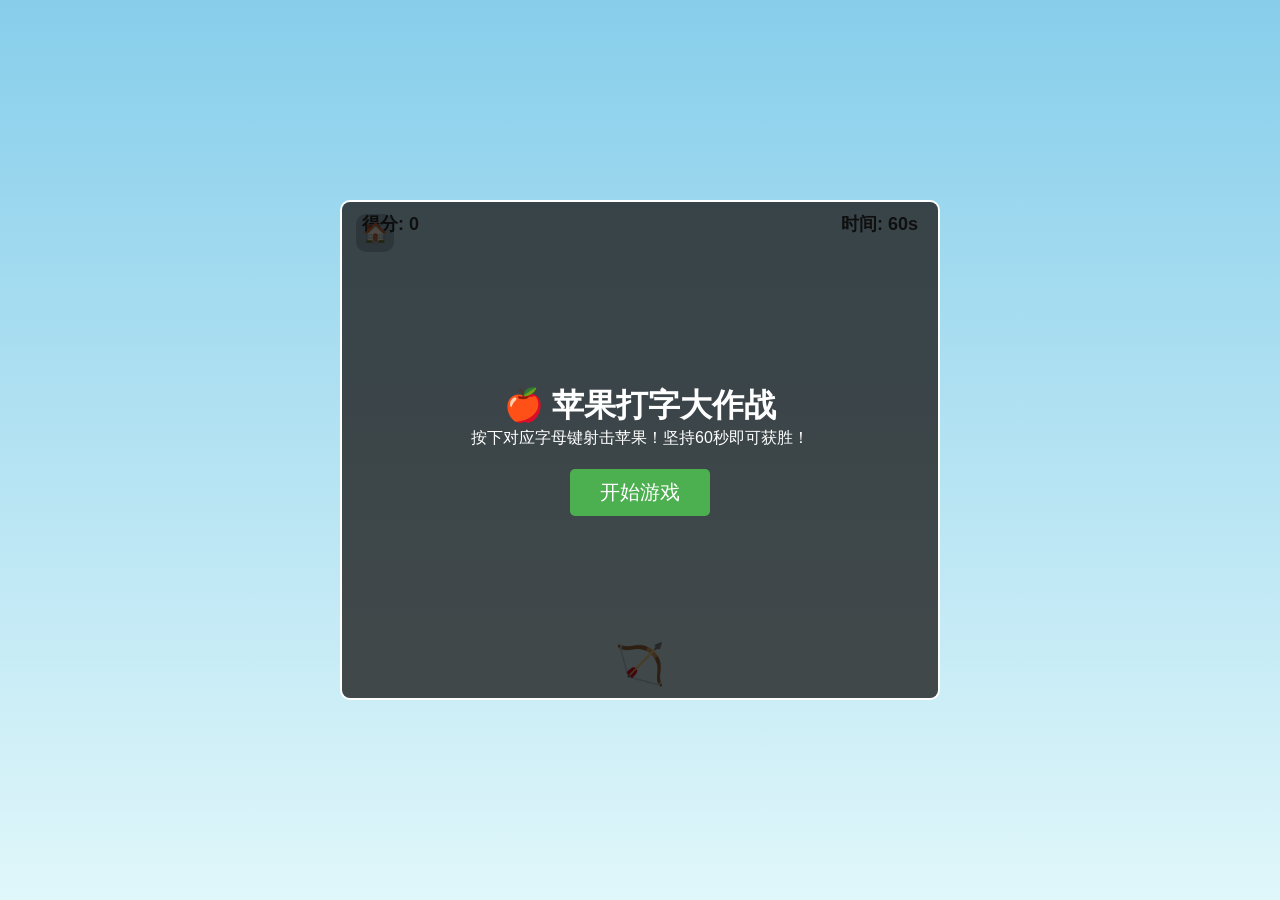
<file: games/apple-typing/index.html>
<!DOCTYPE html>
<html lang="zh-CN">
<head>
    <meta charset="UTF-8">
    <meta name="viewport" content="width=device-width, initial-scale=1.0">
    <title>苹果打字大作战 - 快乐学习乐园</title>
    <style>
        * { margin: 0; padding: 0; box-sizing: border-box; user-select: none; }
        body {
            background: linear-gradient(to bottom, #87CEEB, #E0F7FA);
            height: 100vh;
            overflow: hidden;
            font-family: 'Segoe UI', sans-serif;
            display: flex;
            flex-direction: column;
            align-items: center;
            justify-content: center;
            color: #333;
        }
        #game-container {
            position: relative;
            width: 600px;
            height: 500px;
            background: rgba(255,255,255,0.3);
            border-radius: 10px;
            border: 2px solid #fff;
            overflow: hidden;
        }
        .apple {
            position: absolute;
            width: 50px;
            height: 50px;
            background: radial-gradient(circle at 30% 30%, #ff4d4d, #cc0000);
            border-radius: 50% 50% 50% 50% / 60% 60% 40% 40%;
            display: flex;
            align-items: center;
            justify-content: center;
            color: white;
            font-size: 24px;
            font-weight: bold;
            text-transform: uppercase;
            box-shadow: 0 4px 6px rgba(0,0,0,0.2);
            z-index: 2;
        }
        #archer {
            position: absolute;
            bottom: 10px;
            left: 50%;
            transform: translateX(-50%);
            font-size: 40px;
            z-index: 3;
            transition: transform 0.2s ease;
        }
        .arrow {
            position: absolute;
            width: 6px;
            height: 30px;
            background: linear-gradient(to top, #8B4513, #D2B48C);
            border-radius: 2px;
            z-index: 1;
            transform-origin: bottom center;
        }
        .arrow::after {
            content: '';
            position: absolute;
            top: -8px;
            left: -3px;
            width: 0;
            height: 0;
            border-left: 6px solid transparent;
            border-right: 6px solid transparent;
            border-bottom: 10px solid #D2B48C;
        }
        #ui-layer {
            position: absolute;
            top: 10px;
            width: 100%;
            display: flex;
            justify-content: space-between;
            padding: 0 20px;
            font-size: 18px;
            font-weight: bold;
            z-index: 5;
        }
        #start-screen, #end-screen {
            position: absolute;
            top: 0; left: 0; width: 100%; height: 100%;
            background: rgba(0,0,0,0.7);
            color: white;
            display: flex;
            flex-direction: column;
            align-items: center;
            justify-content: center;
            z-index: 10;
        }
        button {
            margin-top: 20px;
            padding: 10px 30px;
            font-size: 20px;
            cursor: pointer;
            border: none;
            border-radius: 5px;
            background: #4CAF50;
            color: white;
            transition: background 0.2s;
        }
        button:hover { background: #45a049; }
        .back-home {
            position: absolute;
            top: 12px;
            left: 14px;
            z-index: 10;
        }
        .back-home a {
            display: inline-flex;
            align-items: center;
            justify-content: center;
            width: 38px;
            height: 38px;
            border-radius: 10px;
            background: rgba(0,0,0,0.2);
            color: #fff;
            font-size: 20px;
            text-decoration: none;
            transition: all 0.2s;
        }
        .back-home a:hover {
            background: rgba(0,0,0,0.4);
            transform: scale(1.08);
        }
    </style>
</head>
<body>

<div id="game-container">
    <div class="back-home"><a href="../../" title="返回首页">🏠</a></div>
    <div id="ui-layer">
        <span>得分: <span id="score">0</span></span>
        <span>时间: <span id="timer">60</span>s</span>
    </div>
    <div id="archer">🏹</div>
    
    <div id="start-screen">
        <h1>🍎 苹果打字大作战</h1>
        <p>按下对应字母键射击苹果！坚持60秒即可获胜！</p>
        <button onclick="startGame()">开始游戏</button>
    </div>

    <div id="end-screen" style="display:none;">
        <h1 id="end-title">游戏结束</h1>
        <p>最终得分: <span id="final-score">0</span></p>
        <button onclick="location.reload()">再玩一次</button>
    </div>
</div>

<script>
    const container = document.getElementById('game-container');
    const archer = document.getElementById('archer');
    const scoreEl = document.getElementById('score');
    const timerEl = document.getElementById('timer');
    const startScreen = document.getElementById('start-screen');
    const endScreen = document.getElementById('end-screen');
    const endTitle = document.getElementById('end-title');
    const finalScoreEl = document.getElementById('final-score');

    let score = 0;
    let timeLeft = 60;
    let gameInterval, spawnInterval;
    let apples = [];
    let arrows = [];

    function startGame() {
        startScreen.style.display = 'none';
        endScreen.style.display = 'none';
        score = 0;
        timeLeft = 60;
        scoreEl.textContent = score;
        timerEl.textContent = timeLeft;
        apples = [];
        arrows = [];
        
        gameInterval = setInterval(() => {
            timeLeft--;
            timerEl.textContent = timeLeft;
            if (timeLeft <= 0) endGame(true);
        }, 1000);

        spawnInterval = setInterval(spawnApple, 1000);
    }

    function spawnApple() {
        const letter = String.fromCharCode(65 + Math.floor(Math.random() * 26));
        const apple = document.createElement('div');
        apple.className = 'apple';
        apple.textContent = letter;
        apple.style.left = Math.random() * 530 + 'px';
        apple.style.top = '-50px';
        container.appendChild(apple);
        
        const appleObj = { el: apple, x: parseFloat(apple.style.left), y: -50, letter: letter };
        apples.push(appleObj);
    }

    function gameLoop() {
        for (let i = apples.length - 1; i >= 0; i--) {
            const a = apples[i];
            a.y += 3; 
            a.el.style.top = a.y + 'px';
            
            if (a.y > 500) {
                a.el.remove();
                apples.splice(i, 1);
            }
        }

        for (let i = arrows.length - 1; i >= 0; i--) {
            const arrow = arrows[i];
            
            if (!apples.includes(arrow.target)) {
                arrow.el.remove();
                arrows.splice(i, 1);
                continue;
            }

            const dx = (arrow.target.x + 25) - arrow.x;
            const dy = (arrow.target.y + 25) - arrow.y;
            const distance = Math.sqrt(dx * dx + dy * dy);

            if (distance < 20) {
                arrow.el.remove();
                arrow.target.el.style.transform = 'scale(0)';
                setTimeout(() => arrow.target.el.remove(), 100);
                
                const index = apples.indexOf(arrow.target);
                if (index > -1) apples.splice(index, 1);
                
                score += 10;
                scoreEl.textContent = score;
                arrows.splice(i, 1);
                continue;
            }

            arrow.speed += 0.5; 
            const moveX = (dx / distance) * arrow.speed;
            const moveY = (dy / distance) * arrow.speed;
            
            arrow.x += moveX;
            arrow.y += moveY;

            const angle = Math.atan2(dy, dx) * (180 / Math.PI);
            
            arrow.el.style.left = arrow.x + 'px';
            arrow.el.style.top = arrow.y + 'px';
            arrow.el.style.transform = `rotate(${angle + 90}deg)`;
        }

        requestAnimationFrame(gameLoop);
    }
    requestAnimationFrame(gameLoop);

    function shootArrow(targetApple) {
        const arrow = document.createElement('div');
        arrow.className = 'arrow';
        container.appendChild(arrow);

        const arrowObj = {
            el: arrow,
            x: 300,
            y: 450,
            speed: 8,
            target: targetApple
        };
        arrows.push(arrowObj);

        if (targetApple.x + 25 < 300) {
            archer.style.transform = 'translateX(-50%) scaleX(-1)';
        } else {
            archer.style.transform = 'translateX(-50%) scaleX(1)';
        }
    }

    window.addEventListener('keydown', (e) => {
        if (timeLeft <= 0) return;
        const key = e.key.toUpperCase();
        
        let target = null;
        let maxY = -1;
        for (const a of apples) {
            if (a.letter === key && a.y > maxY) {
                maxY = a.y;
                target = a;
            }
        }

        if (target) shootArrow(target);
    });

    function endGame(win) {
        clearInterval(gameInterval);
        clearInterval(spawnInterval);
        endScreen.style.display = 'flex';
        finalScoreEl.textContent = score;
        endTitle.textContent = win ? "🎉 恭喜获胜！" : "💥 游戏结束";
    }
    
    let particles = [];

    function createExplosion(x, y) {
        for (let i = 0; i < 15; i++) {
            const particle = document.createElement('div');
            particle.style.position = 'absolute';
            particle.style.width = '6px';
            particle.style.height = '6px';
            particle.style.backgroundColor = '#FF4500';
            particle.style.borderRadius = '50%';
            particle.style.left = x + 'px';
            particle.style.top = y + 'px';
            particle.style.pointerEvents = 'none';
            document.getElementById('game-container').appendChild(particle);

            const angle = Math.random() * Math.PI * 2;
            const speed = 2 + Math.random() * 3;
            const vx = Math.cos(angle) * speed;
            const vy = Math.sin(angle) * speed;

            particles.push({
                el: particle,
                x: x,
                y: y,
                vx: vx,
                vy: vy,
                life: 1.0
            });
        }
    }

    function updateParticles() {
        for (let i = particles.length - 1; i >= 0; i--) {
            const p = particles[i];
            p.x += p.vx;
            p.y += p.vy;
            p.life -= 0.02;

            if (p.life <= 0) {
                p.el.remove();
                particles.splice(i, 1);
            } else {
                p.el.style.left = p.x + 'px';
                p.el.style.top = p.y + 'px';
                p.el.style.opacity = p.life;
            }
        }
    }
</script>
</body>
</html>
</file>
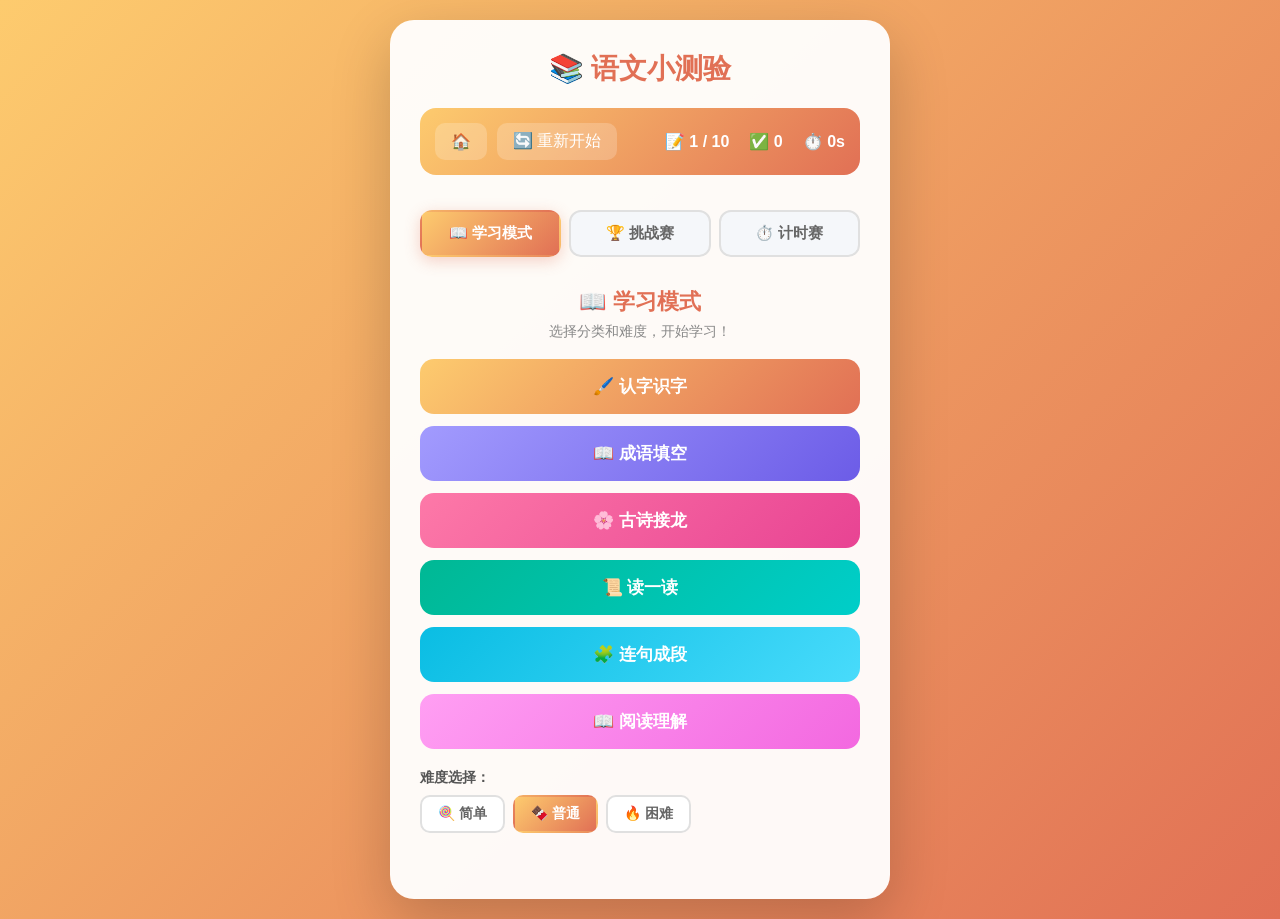
<file: games/chinese-quiz/index.html>
<!DOCTYPE html>
<html lang="zh-CN">
<head>
    <meta charset="UTF-8">
    <meta name="viewport" content="width=device-width, initial-scale=1.0">
    <title>语文小测验 - 快乐学习乐园</title>
    <style>
        * { margin: 0; padding: 0; box-sizing: border-box; }
        body {
            font-family: 'Segoe UI', 'PingFang SC', 'Microsoft YaHei', sans-serif;
            background: linear-gradient(135deg, #fdcb6e, #e17055);
            min-height: 100vh;
            display: flex;
            flex-direction: column;
            align-items: center;
            padding: 20px;
        }
        #gameContainer {
            background: rgba(255,255,255,0.95);
            border-radius: 24px;
            padding: 30px;
            width: 100%;
            max-width: 500px;
            box-shadow: 0 20px 60px rgba(0,0,0,0.2);
        }
        #gameTitle {
            text-align: center;
            font-size: 28px;
            font-weight: 800;
            color: #e17055;
            margin-bottom: 20px;
            display: flex;
            align-items: center;
            justify-content: center;
            gap: 10px;
        }
        #topBar {
            display: flex;
            justify-content: space-between;
            align-items: center;
            margin-bottom: 25px;
            padding: 15px;
            background: linear-gradient(135deg, #fdcb6e, #e17055);
            border-radius: 16px;
            color: white;
        }
        #topBarLeft { display: flex; gap: 10px; }
        #topBarLeft button {
            background: rgba(255,255,255,0.2);
            border: none;
            color: white;
            padding: 8px 16px;
            border-radius: 10px;
            cursor: pointer;
            font-size: 16px;
            transition: all 0.3s;
        }
        #topBarLeft button:hover { background: rgba(255,255,255,0.3); transform: translateY(-2px); }
        #stats {
            display: flex;
            gap: 20px;
            font-size: 16px;
            font-weight: 600;
        }
        /* ===== 模式标签 ===== */
        .mode-tabs {
            display: flex;
            gap: 8px;
            margin-bottom: 20px;
            justify-content: center;
        }
        .mode-tab {
            flex: 1;
            padding: 12px 8px;
            border: 2px solid #e0e0e0;
            border-radius: 12px;
            background: #f5f7fa;
            color: #666;
            font-size: 15px;
            font-weight: 700;
            cursor: pointer;
            transition: all 0.3s;
            text-align: center;
        }
        .mode-tab:hover { border-color: #e17055; color: #e17055; }
        .mode-tab.active {
            background: linear-gradient(135deg, #fdcb6e, #e17055);
            color: white;
            border-color: transparent;
            box-shadow: 0 4px 15px rgba(225,112,85,0.3);
        }
        /* ===== 模式面板 ===== */
        .mode-panel { display: none; padding: 10px 0; }
        .mode-panel.active { display: block; }
        .mode-panel h2 {
            color: #e17055;
            font-size: 22px;
            margin-bottom: 6px;
        }
        .panel-desc {
            color: #888;
            font-size: 14px;
            margin-bottom: 18px;
        }
        /* ===== 设置行 ===== */
        .setting-row {
            margin-bottom: 16px;
            text-align: left;
        }
        .setting-row label {
            display: block;
            font-size: 14px;
            font-weight: 700;
            color: #555;
            margin-bottom: 8px;
        }
        .preset-btns {
            display: flex;
            gap: 8px;
            flex-wrap: wrap;
        }
        .preset-btn {
            padding: 8px 16px;
            border: 2px solid #e0e0e0;
            border-radius: 10px;
            background: white;
            color: #666;
            font-size: 14px;
            font-weight: 600;
            cursor: pointer;
            transition: all 0.2s;
        }
        .preset-btn:hover { border-color: #e17055; color: #e17055; }
        .preset-btn.active {
            background: linear-gradient(135deg, #fdcb6e, #e17055);
            color: white;
            border-color: transparent;
        }
        .challenge-input {
            margin-top: 8px;
            width: 100%;
            padding: 8px 12px;
            border: 2px solid #e0e0e0;
            border-radius: 10px;
            font-size: 14px;
            outline: none;
            transition: border-color 0.2s;
        }
        .challenge-input:focus { border-color: #e17055; }
        .start-challenge-btn {
            width: 100%;
            padding: 16px;
            border: none;
            border-radius: 14px;
            font-size: 18px;
            font-weight: 700;
            cursor: pointer;
            background: linear-gradient(135deg, #fdcb6e, #e17055);
            color: white;
            transition: all 0.3s;
            margin-top: 10px;
        }
        .start-challenge-btn:hover { transform: translateY(-3px); box-shadow: 0 10px 25px rgba(225,112,85,0.4); }
        .timer-desc {
            text-align: center;
            font-size: 16px;
            color: #e17055;
            font-weight: 600;
            padding: 12px;
            background: #fff8f0;
            border-radius: 10px;
            margin-bottom: 16px;
        }
        /* ===== 计分/计时 ===== */
        #timer.countdown { color: #ff6b6b; }
        #timer.countdown.critical { animation: pulse 0.5s infinite; }
        @keyframes pulse {
            0%, 100% { opacity: 1; }
            50% { opacity: 0.4; }
        }
        /* ===== 分类选择（保留原有） ===== */
        #startOverlay { text-align: center; padding: 10px 0; }
        .cat-select {
            display: flex;
            flex-direction: column;
            gap: 12px;
            margin-bottom: 20px;
        }
        .cat-btn {
            padding: 16px 20px;
            border: none;
            border-radius: 14px;
            font-size: 17px;
            font-weight: 700;
            cursor: pointer;
            transition: all 0.3s;
            color: white;
            display: flex;
            align-items: center;
            justify-content: center;
            gap: 10px;
        }
        .cat-btn:hover { transform: translateY(-3px); box-shadow: 0 8px 20px rgba(0,0,0,0.15); }
        .cat-btn:active { transform: translateY(0); }
        .cat-1 { background: linear-gradient(135deg, #fdcb6e, #e17055); }
        .cat-2 { background: linear-gradient(135deg, #a29bfe, #6c5ce7); }
        .cat-3 { background: linear-gradient(135deg, #fd79a8, #e84393); }
        .cat-4 { background: linear-gradient(135deg, #00b894, #00cec9); }
        .cat-5 { background: linear-gradient(135deg, #0abde3, #48dbfb); }
        .cat-6 { background: linear-gradient(135deg, #ff9ff3, #f368e0); }

        #quizArea { display: none; }
        #catInfo {
            text-align: center;
            font-size: 14px;
            color: #666;
            margin-bottom: 15px;
            padding: 8px;
            background: #f5f7fa;
            border-radius: 10px;
        }
        #questionArea {
            text-align: center;
            padding: 30px 20px;
            background: linear-gradient(135deg, #f5f7fa, #c3cfe2);
            border-radius: 20px;
            margin-bottom: 25px;
            min-height: 120px;
        }
        #questionNumber { font-size: 14px; color: #666; margin-bottom: 10px; }
        #questionLabel {
            font-size: 13px;
            color: #999;
            margin-bottom: 6px;
        }
        #questionText {
            font-size: 30px;
            font-weight: 800;
            color: #2d3436;
            margin-bottom: 8px;
            word-break: break-word;
            line-height: 1.5;
        }
        #questionHint {
            font-size: 14px;
            color: #636e72;
            margin-top: 6px;
        }
        #answerArea {
            display: grid;
            grid-template-columns: repeat(2, 1fr);
            gap: 12px;
        }
        .answer-btn {
            padding: 18px 10px;
            border: none;
            border-radius: 16px;
            font-size: 20px;
            font-weight: 700;
            cursor: pointer;
            transition: all 0.3s;
            background: linear-gradient(135deg, #fdcb6e, #e17055);
            color: white;
            word-break: break-word;
        }
        .answer-btn:hover { transform: translateY(-2px); box-shadow: 0 8px 20px rgba(225,112,85,0.3); }
        .answer-btn:active { transform: translateY(0); }
        .answer-btn.correct { background: linear-gradient(135deg, #1dd1a1, #10ac84); }
        .answer-btn.wrong { background: linear-gradient(135deg, #ff6b6b, #ee5a24); }
        #feedback {
            text-align: center;
            margin-top: 20px;
            font-size: 20px;
            font-weight: 700;
            min-height: 30px;
        }
        #feedback.correct { color: #1dd1a1; }
        #feedback.wrong { color: #ff6b6b; }

        /* ===== 录音朗读模式 ===== */
        #readingArea {
            margin-top: 10px;
            text-align: center;
        }
        .reading-passage {
            font-size: 18px;
            line-height: 1.8;
            color: #2d3436;
            background: #f8f9fa;
            border-radius: 16px;
            padding: 18px 20px;
            margin-bottom: 14px;
            text-align: left;
            border: 2px solid #e9ecef;
            white-space: pre-line;
        }
        .rec-btn {
            padding: 12px 28px;
            font-size: 17px;
            font-weight: 800;
            border: none;
            border-radius: 50px;
            cursor: pointer;
            margin: 4px;
            transition: transform 0.15s, box-shadow 0.15s;
            font-family: inherit;
        }
        .rec-btn:hover { transform: scale(1.04); }
        .rec-btn:active { transform: scale(0.95); }
        #recordBtn { background: #e17055; color: #fff; box-shadow: 0 4px 12px rgba(225,112,85,0.3); }
        #stopBtn { background: #d63031; color: #fff; box-shadow: 0 4px 12px rgba(214,48,49,0.3); }
        #playbackBtn { background: #00b894; color: #fff; box-shadow: 0 4px 12px rgba(0,184,148,0.3); }
        .next-btn { background: #6c5ce7; color: #fff; box-shadow: 0 4px 12px rgba(108,92,231,0.3); width: 180px; }
        .rec-status {
            display: flex;
            align-items: center;
            justify-content: center;
            gap: 6px;
            font-size: 15px;
            font-weight: 700;
            color: #d63031;
            margin: 8px 0;
        }
        .rec-dot {
            width: 10px; height: 10px;
            background: #d63031;
            border-radius: 50%;
            animation: blink 1s infinite;
        }
        @keyframes blink {
            0%, 100% { opacity: 1; }
            50% { opacity: 0.3; }
        }
        .reading-transcript {
            background: #ffeaa7;
            border-radius: 12px;
            padding: 12px 16px;
            margin: 10px 0;
            text-align: left;
        }
        .transcript-label { font-size: 13px; font-weight: 700; color: #d68910; margin-bottom: 4px; }
        .transcript-text { font-size: 16px; line-height: 1.6; color: #2d3436; }
        .reading-score {
            font-size: 24px;
            font-weight: 900;
            color: #e17055;
            margin: 10px 0;
        }
        .reading-score .score-detail {
            font-size: 14px;
            font-weight: 600;
            color: #636e72;
            margin-top: 4px;
        }
        @media (max-width: 400px) {
            .reading-passage { font-size: 16px; padding: 14px 16px; }
            .rec-btn { padding: 10px 20px; font-size: 15px; }
        }

        #overlay {
            position: fixed;
            top: 0; left: 0;
            width: 100%; height: 100%;
            background: rgba(0,0,0,0.7);
            display: flex;
            align-items: center;
            justify-content: center;
            opacity: 0;
            pointer-events: none;
            transition: opacity 0.3s;
            z-index: 1000;
        }
        #overlay.show { opacity: 1; pointer-events: auto; }
        #overlayContent {
            background: white;
            border-radius: 24px;
            padding: 40px;
            text-align: center;
            max-width: 400px;
            width: 90%;
            box-shadow: 0 20px 60px rgba(0,0,0,0.3);
        }
        #overlayContent h2 { color: #e17055; font-size: 32px; margin-bottom: 20px; }
        #finalStats { font-size: 18px; color: #666; margin-bottom: 30px; line-height: 1.8; }
        #overlayContent button {
            padding: 15px 40px;
            border: none;
            border-radius: 14px;
            font-size: 18px;
            font-weight: 700;
            cursor: pointer;
            background: linear-gradient(135deg, #fdcb6e, #e17055);
            color: white;
            transition: all 0.3s;
        }
        #overlayContent button:hover { transform: translateY(-3px); box-shadow: 0 10px 25px rgba(225,112,85,0.4); }

        .confetti {
            position: fixed;
            width: 10px; height: 10px;
            animation: fall linear infinite;
            z-index: 9999;
        }
        @keyframes fall {
            0% { transform: translateY(-10vh) rotate(0deg); opacity: 1; }
            100% { transform: translateY(110vh) rotate(720deg); opacity: 0; }
        }

        @media (max-width: 480px) {
            #gameContainer { padding: 20px; }
            #questionText { font-size: 24px; }
            .answer-btn { padding: 14px 8px; font-size: 17px; }
            .cat-btn { padding: 13px 16px; font-size: 15px; }
            .mode-tab { font-size: 13px; padding: 10px 6px; }
            .preset-btn { font-size: 12px; padding: 6px 12px; }
        }
    </style>
</head>
<body>
    <div id="gameContainer">
        <div id="gameTitle">📚 语文小测验</div>

        <div id="topBar">
            <div id="topBarLeft">
                <button onclick="location.href='../../'">🏠</button>
                <button onclick="restartGame()">🔄 重新开始</button>
            </div>
            <div id="stats">
                <span>📝 <span id="currentQ">1</span> / <span id="totalQ">10</span></span>
                <span>✅ <span id="score">0</span></span>
                <span>⏱️ <span id="timer">0</span>s</span>
            </div>
        </div>

        <div id="startOverlay">
            <div class="mode-tabs">
                <button class="mode-tab active" data-mode="study" onclick="switchMode('study')">📖 学习模式</button>
                <button class="mode-tab" data-mode="challenge" onclick="switchMode('challenge')">🏆 挑战赛</button>
                <button class="mode-tab" data-mode="timer" onclick="switchMode('timer')">⏱️ 计时赛</button>
            </div>

            <!-- 学习模式 -->
            <div class="mode-panel active" id="panel-study">
                <h2>📖 学习模式</h2>
                <p class="panel-desc">选择分类和难度，开始学习！</p>
                <div class="cat-select">
                    <button class="cat-btn cat-1" onclick="startStudy('character')">🖌️ 认字识字</button>
                    <button class="cat-btn cat-2" onclick="startStudy('idiom')">📖 成语填空</button>
                    <button class="cat-btn cat-3" onclick="startStudy('poem')">🌸 古诗接龙</button>
                    <button class="cat-btn cat-4" onclick="startStudy('reading')">📜 读一读</button>
                    <button class="cat-btn cat-5" onclick="startStudy('ordering')">🧩 连句成段</button>
                    <button class="cat-btn cat-6" onclick="startStudy('reading2')">📖 阅读理解</button>
                </div>
                <div class="setting-row">
                    <label>难度选择：</label>
                    <div class="preset-btns diff-btns">
                        <button class="preset-btn" data-diff="1" onclick="selectStudyDiff(1)">🍭 简单</button>
                        <button class="preset-btn active" data-diff="2" onclick="selectStudyDiff(2)">🍫 普通</button>
                        <button class="preset-btn" data-diff="3" onclick="selectStudyDiff(3)">🔥 困难</button>
                    </div>
                </div>
            </div>

            <!-- 挑战赛 -->
            <div class="mode-panel" id="panel-challenge">
                <h2>🏆 挑战赛</h2>
                <p class="panel-desc">限时答题，挑战自我！</p>
                <div class="setting-row">
                    <label>分类选择：</label>
                    <div class="preset-btns">
                        <button class="preset-btn active" data-challenge-cat="character" onclick="selectChallengeCat('character')">🖌️ 认字识字</button>
                        <button class="preset-btn" data-challenge-cat="idiom" onclick="selectChallengeCat('idiom')">📖 成语填空</button>
                        <button class="preset-btn" data-challenge-cat="poem" onclick="selectChallengeCat('poem')">🌸 古诗接龙</button>
                        <button class="preset-btn" data-challenge-cat="reading" onclick="selectChallengeCat('reading')">📜 读一读</button>
                        <button class="preset-btn" data-challenge-cat="ordering" onclick="selectChallengeCat('ordering')">🧩 连句成段</button>
                        <button class="preset-btn" data-challenge-cat="reading2" onclick="selectChallengeCat('reading2')">📖 阅读理解</button>
                    </div>
                </div>
                <div class="setting-row">
                    <label>难度选择：</label>
                    <div class="preset-btns">
                        <button class="preset-btn active" data-challenge-diff="1" onclick="selectChallengeDiff(1)">🍭 简单</button>
                        <button class="preset-btn" data-challenge-diff="2" onclick="selectChallengeDiff(2)">🍫 普通</button>
                        <button class="preset-btn" data-challenge-diff="3" onclick="selectChallengeDiff(3)">🔥 困难</button>
                    </div>
                </div>
                <div class="setting-row">
                    <label>题目数量：</label>
                    <div class="preset-btns">
                        <button class="preset-btn" data-count="5" onclick="selectChallengeCount(5)">5</button>
                        <button class="preset-btn active" data-count="10" onclick="selectChallengeCount(10)">10</button>
                        <button class="preset-btn" data-count="15" onclick="selectChallengeCount(15)">15</button>
                        <button class="preset-btn" data-count="20" onclick="selectChallengeCount(20)">20</button>
                    </div>
                    <input class="challenge-input" type="number" id="challengeCountInput" placeholder="自定义题数..." min="1" max="50">
                </div>
                <div class="setting-row">
                    <label>时间限制(秒)：</label>
                    <div class="preset-btns">
                        <button class="preset-btn" data-time="30" onclick="selectChallengeTime(30)">30</button>
                        <button class="preset-btn active" data-time="60" onclick="selectChallengeTime(60)">60</button>
                        <button class="preset-btn" data-time="90" onclick="selectChallengeTime(90)">90</button>
                        <button class="preset-btn" data-time="120" onclick="selectChallengeTime(120)">120</button>
                    </div>
                    <input class="challenge-input" type="number" id="challengeTimeInput" placeholder="自定义时间..." min="10" max="600">
                </div>
                <button class="start-challenge-btn" onclick="startChallenge()">🚀 开始挑战</button>
            </div>

            <!-- 计时赛 -->
            <div class="mode-panel" id="panel-timer">
                <h2>⏱️ 计时赛</h2>
                <p class="panel-desc">尽可能快地答题！</p>
                <div class="setting-row">
                    <label>分类选择：</label>
                    <div class="preset-btns">
                        <button class="preset-btn active" data-timer-cat="character" onclick="selectTimerCat('character')">🖌️ 认字识字</button>
                        <button class="preset-btn" data-timer-cat="idiom" onclick="selectTimerCat('idiom')">📖 成语填空</button>
                        <button class="preset-btn" data-timer-cat="poem" onclick="selectTimerCat('poem')">🌸 古诗接龙</button>
                        <button class="preset-btn" data-timer-cat="reading" onclick="selectTimerCat('reading')">📜 读一读</button>
                        <button class="preset-btn" data-timer-cat="ordering" onclick="selectTimerCat('ordering')">🧩 连句成段</button>
                        <button class="preset-btn" data-timer-cat="reading2" onclick="selectTimerCat('reading2')">📖 阅读理解</button>
                    </div>
                </div>
                <div class="setting-row">
                    <label>难度选择：</label>
                    <div class="preset-btns">
                        <button class="preset-btn active" data-timer-diff="1" onclick="selectTimerDiff(1)">🍭 简单</button>
                        <button class="preset-btn" data-timer-diff="2" onclick="selectTimerDiff(2)">🍫 普通</button>
                        <button class="preset-btn" data-timer-diff="3" onclick="selectTimerDiff(3)">🔥 困难</button>
                    </div>
                </div>
                <p class="timer-desc">⏱️ 尽可能快地答题！完成全部题目，用时越短越好！</p>
                <button class="start-challenge-btn" onclick="startTimerRace()">⏱️ 开始计时赛</button>
            </div>
        </div>

        <div id="quizArea">
            <div id="catInfo"></div>
            <div id="questionArea">
                <div id="questionNumber">第 1 题</div>
                <div id="questionLabel"></div>
                <div id="questionText"></div>
                <div id="questionHint"></div>
            </div>
            <div id="answerArea">
                <button class="answer-btn" onclick="checkAnswer(0)">A</button>
                <button class="answer-btn" onclick="checkAnswer(1)">B</button>
                <button class="answer-btn" onclick="checkAnswer(2)">C</button>
                <button class="answer-btn" onclick="checkAnswer(3)">D</button>
            </div>
            <div id="feedback"></div>
            <!-- ===== 录音朗读模式 ===== -->
            <div id="readingArea" style="display:none">
                <div class="reading-passage" id="readingPassage"></div>
                <div class="reading-controls">
                    <button class="rec-btn" id="recordBtn" onclick="startReadingRecording()">🎤 开始朗读</button>
                    <button class="rec-btn" id="stopBtn" style="display:none" onclick="stopReadingRecording()">⏹ 停止录音</button>
                    <button class="rec-btn" id="playbackBtn" style="display:none" onclick="playRecording()">🔊 播放录音</button>
                </div>
                <div class="rec-status" id="recStatus" style="display:none">
                    <span class="rec-dot"></span> 录音中...
                </div>
                <div class="reading-transcript" id="readingTranscript" style="display:none">
                    <div class="transcript-label">你读的：</div>
                    <div class="transcript-text" id="transcriptText"></div>
                </div>
                <div class="reading-score" id="readingScore" style="display:none"></div>
                <button class="rec-btn next-btn" id="nextReadingBtn" style="display:none" onclick="nextReadingQuestion()">➡️ 下一题</button>
            </div>
        </div>
    </div>

    <div id="overlay">
        <div id="overlayContent">
            <div id="resultEmoji"></div>
            <h2 id="resultTitle">🎉 挑战完成！</h2>
            <div id="finalStats"></div>
            <button onclick="restartGame()">🔄 再来一次</button>
        </div>
    </div>

    <script>
        // ============================================================
        //  数据
        // ============================================================
        const questionBank = {
            // -------- 认字识字 (45题) --------
            character: [
                { q: '下面哪个字读 "shān"？', hint: '⛰️ 很高的地方', opts: ['三', '山', '上', '石'], ans: 1, diff: 1 },
                { q: '下面哪个字读 "yuè"？', hint: '🌙 晚上的天空', opts: ['月', '日', '目', '白'], ans: 0, diff: 1 },
                { q: '下面哪个字读 "huǒ"？', hint: '🔥 热热的、红红的', opts: ['水', '木', '火', '土'], ans: 2, diff: 1 },
                { q: '下面哪个字读 "shuǐ"？', hint: '💧 透明的液体', opts: ['木', '火', '水', '土'], ans: 2, diff: 1 },
                { q: '"大" 字是什么意思？', hint: '和大相反的是什么？', opts: ['中', '小', '多', '长'], ans: 1, diff: 1 },
                { q: '下面哪个字是 "yún"？', hint: '☁️ 天上下雨前有它', opts: ['去', '云', '雨', '风'], ans: 1, diff: 1 },
                { q: '下面哪个字是 "tiān"？', hint: '头顶上面的叫？', opts: ['大', '天', '人', '夫'], ans: 1, diff: 1 },
                { q: '"上" 字的反义词是什么？', hint: '上和什么相反？', opts: ['中', '下', '左', '右'], ans: 1, diff: 1 },
                { q: '下面哪个字读 "mù"？', hint: '🌳 看到的东西', opts: ['日', '月', '木', '本'], ans: 2, diff: 1 },
                { q: '下面哪个字读 "kǒu"？', hint: '😮 吃东西的地方', opts: ['日', '口', '田', '石'], ans: 1, diff: 1 },
                { q: '"牛" 字读什么？', hint: '🐄 农民伯伯养的动物', opts: ['niú', 'mǎ', 'yáng', 'zhū'], ans: 0, diff: 2 },
                { q: '"花" 字读什么？', hint: '🌸 植物的花朵', opts: ['cǎo', 'huā', 'shù', 'yè'], ans: 1, diff: 2 },
                { q: '下面哪个字读 "yǔ"？', hint: '🌧️ 天上掉下来的水', opts: ['雨', '雷', '电', '雪'], ans: 0, diff: 2 },
                { q: '"手" 字是什么意思？', hint: '✋ 用来拿东西的部位', opts: ['脚', '手', '头', '脸'], ans: 1, diff: 2 },
                { q: '下面哪个字读 "rì"？', hint: '☀️ 白天天上的', opts: ['目', '白', '日', '田'], ans: 2, diff: 2 },
                { q: '"风" 字读什么？', hint: '🌬️ 看不见摸不着', opts: ['fēng', 'yǔ', 'yún', 'léi'], ans: 0, diff: 2 },
                { q: '下面哪个字是 "马"？', hint: '🐴 可以骑的动物', opts: ['牛', '羊', '马', '狗'], ans: 2, diff: 2 },
                { q: '"门" 字读什么？', hint: '🚪 进出房间的地方', opts: ['chuāng', 'mén', 'guān', 'kāi'], ans: 1, diff: 2 },
                { q: '下面哪个字读 "chóng"？', hint: '🐛 小小的生物', opts: ['龙', '虫', '鸟', '鱼'], ans: 1, diff: 2 },
                { q: '"金" 字是什么意思？', hint: '💰 黄黄的值钱的东西', opts: ['木头', '水', '金子', '土'], ans: 2, diff: 2 },
                { q: '"明" 字由哪两个字组成？', hint: '明=？+？', opts: ['日+月', '日+天', '月+亮', '太+阳'], ans: 0, diff: 3 },
                { q: '"林" 字是什么意思？', hint: '🌲🌲 很多树的地方', opts: ['一棵树', '两棵树', '很多树', '树林'], ans: 2, diff: 3 },
                { q: '下面哪个字读 "niǎo"？', hint: '🐦 在天上飞的动物', opts: ['鱼', '马', '鸟', '虫'], ans: 2, diff: 3 },
                { q: '"星" 字读什么？', hint: '⭐ 晚上天上的小亮光', opts: ['xīng', 'yuè', 'yún', 'guāng'], ans: 0, diff: 3 },
                { q: '"海" 字是什么意思？', hint: '🌊 很大很大的水', opts: ['河', '湖', '海', '江'], ans: 2, diff: 3 },
                { q: '"春" 字是什么意思？', hint: '🌸 一年的第一个季节', opts: ['夏天', '秋天', '冬天', '春天'], ans: 3, diff: 3 },
                { q: '下面哪个字读 "lóng"？', hint: '🐉 传说中的神兽', opts: ['凤', '龙', '虎', '龟'], ans: 1, diff: 3 },
                { q: '"雪" 字读什么？', hint: '❄️ 白色的从天而降', opts: ['yǔ', 'shuāng', 'xuě', 'léi'], ans: 2, diff: 3 },
                { q: '"国" 字外面是什么结构？', hint: '国=口+玉', opts: ['大口框', '全包围', '四边', '方框'], ans: 0, diff: 3 },
                { q: '"学" 字读什么？', hint: '🏫 去学校做什么？', opts: ['xí', 'dú', 'xiě', 'xué'], ans: 3, diff: 3 },
                { q: '"人" 字读什么？', hint: '👤 你自己', opts: ['rén', 'rìn', 'rěn', 'rèn'], ans: 0, diff: 1 },
                { q: '下面哪个字是 "头"？', hint: '🧠 身体最上面的部分', opts: ['买', '头', '实', '买'], ans: 1, diff: 1 },
                { q: '"目" 字是什么意思？', hint: '👀 用来看东西的', opts: ['耳朵', '嘴巴', '眼睛', '鼻子'], ans: 2, diff: 1 },
                { q: '下面哪个字是 "水"？', hint: '💧 喝的液体', opts: ['火', '木', '水', '土'], ans: 2, diff: 1 },
                { q: '"田" 字读什么？', hint: '🌾 种庄稼的地方', opts: ['tián', 'diàn', 'tiān', 'diǎn'], ans: 0, diff: 1 },
                { q: '"美" 字是什么意思？', hint: '🌺 形容好看', opts: ['丑', '大', '美', '香'], ans: 2, diff: 2 },
                { q: '下面哪个字读 "yuǎn"？', hint: '📏 距离很大', opts: ['远', '近', '送', '还'], ans: 0, diff: 2 },
                { q: '"家" 字上面是什么？', hint: '🏠 宝盖头', opts: ['宀', '冖', '穴', '厂'], ans: 0, diff: 2 },
                { q: '"哭" 字和什么有关？', hint: '😢 流眼泪', opts: ['笑', '哭', '叫', '喊'], ans: 1, diff: 2 },
                { q: '"笔" 字上面是什么？', hint: '✏️ 竹子做的', opts: ['竹', '草', '木', '禾'], ans: 0, diff: 2 },
                { q: '"虎" 字读什么？', hint: '🐯 森林之王', opts: ['hǔ', 'fǔ', 'kǔ', 'gǔ'], ans: 0, diff: 3 },
                { q: '"燕" 字是什么结构？', hint: '🐦 一种鸟', opts: ['左右', '上下', '半包围', '独体'], ans: 1, diff: 3 },
                { q: '"舞" 字有多少画？', hint: '💃 跳舞', opts: ['12', '14', '16', '18'], ans: 1, diff: 3 },
                { q: '"鼻" 字和什么有关？', hint: '👃 闻味道的', opts: ['嘴', '耳', '自', '目'], ans: 2, diff: 3 },
                { q: '"鹰" 字读什么？', hint: '🦅 一种凶猛的鸟', opts: ['yīng', 'yìng', 'yín', 'yǐng'], ans: 0, diff: 3 },
            ],
            // -------- 成语填空 (40题) --------
            idiom: [
                { q: '一心一___', hint: '形容专心', opts: ['用', '想', '意', '做'], ans: 2, diff: 1 },
                { q: '五___十色', hint: '形容颜色很多', opts: '光|花|颜|彩'.split('|'), ans: 1, diff: 1 },
                { q: '七上八___', hint: '形容心里不安', opts: ['跑', '跳', '下', '走'], ans: 2, diff: 1 },
                { q: '___高采烈', hint: '形容很开心', opts: ['兴', '快', '欢', '喜'], ans: 0, diff: 1 },
                { q: '春暖花___', hint: '🌸 春天来了', opts: ['红', '开', '香', '美'], ans: 1, diff: 1 },
                { q: '___马行空', hint: '🐴 比喻想象力丰富', opts: ['天', '飞', '神', '白'], ans: 0, diff: 1 },
                { q: '井___之蛙', hint: '🐸 见识少的人', opts: ['底', '中', '下', '里'], ans: 1, diff: 1 },
                { q: '守株待___', hint: '🐰 比喻不劳而获', opts: ['狗', '兔', '鸟', '鱼'], ans: 1, diff: 1 },
                { q: '画蛇添___', hint: '🐍 多此一举', opts: ['头', '尾', '足', '脚'], ans: 2, diff: 2 },
                { q: '掩耳盗___', hint: '🔔 自己骗自己', opts: ['铃', '钟', '鼓', '锣'], ans: 0, diff: 2 },
                { q: '对___弹琴', hint: '🐮 比喻说话不看对象', opts: ['鸡', '鸭', '牛', '羊'], ans: 2, diff: 2 },
                { q: '狐假___威', hint: '🦊 比喻借别人的力量', opts: ['龙', '蛇', '虎', '狮'], ans: 2, diff: 2 },
                { q: '叶公好___', hint: '🐉 比喻表面喜欢实际害怕', opts: ['龙', '凤', '虎', '蛇'], ans: 0, diff: 2 },
                { q: '亡___补牢', hint: '🐑 出了问题及时补救', opts: ['牛', '羊', '马', '猪'], ans: 1, diff: 2 },
                { q: '坐井观___', hint: '🌌 比喻眼界小', opts: ['海', '天', '云', '山'], ans: 1, diff: 2 },
                { q: '自相矛___', hint: '🔱 比喻言行矛盾', opts: ['盾', '箭', '枪', '刀'], ans: 0, diff: 2 },
                { q: '画龙点___', hint: '👁️ 比喻关键一笔', opts: ['睛', '眼', '目', '瞳'], ans: 0, diff: 2 },
                { q: '胸有成___', hint: '🎋 比喻很有把握', opts: ['竹', '木', '草', '花'], ans: 0, diff: 3 },
                { q: '一___风顺', hint: '⛵ 比喻非常顺利', opts: ['路', '帆', '直', '程'], ans: 1, diff: 3 },
                { q: '笨鸟先___', hint: '🐦 比喻勤能补拙', opts: ['飞', '走', '跑', '行'], ans: 0, diff: 3 },
                { q: '大惊小___', hint: '😲 形容很吃惊', opts: ['叫', '怪', '奇', '异'], ans: 1, diff: 3 },
                { q: '三心二___', hint: '🤔 形容不专心', opts: ['用', '想', '心', '意'], ans: 3, diff: 3 },
                { q: '千山万___', hint: '⛰️ 形容路途遥远', opts: ['河', '水', '海', '湖'], ans: 1, diff: 3 },
                { q: '四___八达', hint: '🛣️ 形容交通方便', opts: ['方', '通', '面', '向'], ans: 2, diff: 3 },
                { q: '心花___放', hint: '😄 形容非常开心', opts: ['怒', '盛', '绽', '开'], ans: 0, diff: 3 },
                { q: '春暖花___', hint: '🌸 春天到了', opts: ['开', '香', '红', '美'], ans: 0, diff: 1 },
                { q: '一___一样', hint: '完全相同', opts: ['模', '个', '片', '份'], ans: 0, diff: 1 },
                { q: '自___自语', hint: '🗣️ 自己和自己说话', opts: ['言', '说', '问', '答'], ans: 0, diff: 1 },
                { q: '十全十___', hint: '💯 非常完美', opts: ['好', '美', '完', '足'], ans: 1, diff: 1 },
                { q: '七上八___', hint: '😰 心里不安', opts: ['跳', '跑', '下', '走'], ans: 2, diff: 1 },
                { q: '一心一___', hint: '🎯 专心致志', opts: ['想', '用', '意', '念'], ans: 2, diff: 2 },
                { q: '自由自___', hint: '🕊️ 无拘无束', opts: ['在', '由', '主', '我'], ans: 0, diff: 2 },
                { q: '风___同舟', hint: '⛵ 比喻共同患难', opts: ['雨', '浪', '雪', '霜'], ans: 0, diff: 2 },
                { q: '半___而废', hint: '🚫 做事没做完', opts: ['路', '程', '途', '道'], ans: 2, diff: 2 },
                { q: '异___同声', hint: '🗣️ 大家说一样的话', opts: ['口', '嘴', '声', '语'], ans: 0, diff: 2 },
                { q: '鹤___鸡群', hint: '🦩 比喻出众', opts: ['立', '站', '在', '入'], ans: 0, diff: 3 },
                { q: '黔驴技___', hint: '🐴 比喻本领用完了', opts: ['完', '尽', '穷', '终'], ans: 2, diff: 3 },
                { q: '画___充饥', hint: '🍕 比喻用空想来安慰', opts: ['饼', '糕', '馍', '饭'], ans: 0, diff: 3 },
                { q: '井___之蛙', hint: '🐸 比喻见识少', opts: ['底', '中', '里', '下'], ans: 1, diff: 3 },
                { q: '滥___充数', hint: '📝 比喻以次充好', opts: ['鱼', '渔', '芋', '竽'], ans: 3, diff: 3 },
            ],
            // -------- 古诗接龙 (40题) --------
            poem: [
                { q: '床前明月光，___', hint: '李白《静夜思》', opts: ['疑是地上霜', '低头思故乡', '举头望明月', '处处闻啼鸟'], ans: 0, diff: 1 },
                { q: '举头望明月，___', hint: '李白《静夜思》', opts: ['疑是地上霜', '低头思故乡', '处处闻啼鸟', '更上一层楼'], ans: 1, diff: 1 },
                { q: '春眠不觉晓，___', hint: '孟浩然《春晓》', opts: ['处处闻啼鸟', '处处蚊子咬', '春风吹又生', '夜来风雨声'], ans: 0, diff: 1 },
                { q: '夜来风雨声，___', hint: '孟浩然《春晓》', opts: ['处处闻啼鸟', '花落知多少', '疑是地上霜', '春风吹又生'], ans: 1, diff: 1 },
                { q: '白日依山尽，___', hint: '王之涣《登鹳雀楼》', opts: ['更上一层楼', '欲穷千里目', '黄河入海流', '疑是银河落九天'], ans: 2, diff: 1 },
                { q: '欲穷千里目，___', hint: '王之涣《登鹳雀楼》', opts: ['更上一层楼', '黄河入海流', '独钓寒江雪', '低头思故乡'], ans: 0, diff: 1 },
                { q: '锄禾日当午，___', hint: '李绅《悯农》', opts: ['汗滴禾下土', '粒粒皆辛苦', '春风吹又生', '处处闻啼鸟'], ans: 0, diff: 1 },
                { q: '谁知盘中餐，___', hint: '李绅《悯农》', opts: ['汗滴禾下土', '粒粒皆辛苦', '粒粒皆好吃', '粒粒皆珍贵'], ans: 1, diff: 1 },
                { q: '离离原上草，___', hint: '白居易《赋得古原草送别》', opts: ['一岁一枯荣', '春风吹又生', '野火烧不尽', '处处闻啼鸟'], ans: 0, diff: 2 },
                { q: '野火烧不尽，___', hint: '白居易《赋得古原草送别》', opts: ['一岁一枯荣', '春风吹又生', '疑是地上霜', '处处闻啼鸟'], ans: 1, diff: 2 },
                { q: '两个黄鹂鸣翠柳，___', hint: '杜甫《绝句》', opts: ['一行白鹭上青天', '门泊东吴万里船', '窗含西岭千秋雪', '处处闻啼鸟'], ans: 0, diff: 2 },
                { q: '窗含西岭千秋雪，___', hint: '杜甫《绝句》', opts: ['一行白鹭上青天', '门泊东吴万里船', '疑是银河落九天', '更上一层楼'], ans: 1, diff: 2 },
                { q: '小时不识月，___', hint: '李白《古朗月行》', opts: ['呼作白玉盘', '又疑瑶台镜', '飞在青云端', '低头思故乡'], ans: 0, diff: 2 },
                { q: '又疑瑶台镜，___', hint: '李白《古朗月行》', opts: ['呼作白玉盘', '飞在青云端', '疑是地上霜', '处处闻啼鸟'], ans: 1, diff: 2 },
                { q: '江南可采莲，___', hint: '汉乐府《江南》', opts: ['莲叶何田田', '鱼戏莲叶间', '鱼戏莲叶东', '鱼戏莲叶西'], ans: 0, diff: 2 },
                { q: '鱼戏莲叶___ 南西北东', hint: '汉乐府《江南》', opts: ['中', '间', '湖', '塘'], ans: 1, diff: 2 },
                { q: '鹅鹅鹅，___', hint: '骆宾王《咏鹅》', opts: ['曲项向天歌', '白毛浮绿水', '红掌拨清波', '高歌向天唱'], ans: 0, diff: 3 },
                { q: '白毛浮绿水，___', hint: '骆宾王《咏鹅》', opts: ['曲项向天歌', '红掌拨清波', '鹅鹅鹅', '处处闻啼鸟'], ans: 1, diff: 3 },
                { q: '飞流直下三千尺，___', hint: '李白《望庐山瀑布》', opts: ['疑是银河落九天', '一行白鹭上青天', '更上一层楼', '门泊东吴万里船'], ans: 0, diff: 3 },
                { q: '日照香炉生紫烟，___', hint: '李白《望庐山瀑布》', opts: ['遥看瀑布挂前川', '飞流直下三千尺', '疑是银河落九天', '一行白鹭上青天'], ans: 0, diff: 3 },
                { q: '千山鸟飞绝，___', hint: '柳宗元《江雪》', opts: ['万径人踪灭', '独钓寒江雪', '处处闻啼鸟', '更上一层楼'], ans: 0, diff: 3 },
                { q: '孤舟蓑笠翁，___', hint: '柳宗元《江雪》', opts: ['万径人踪灭', '独钓寒江雪', '千山鸟飞绝', '处处闻啼鸟'], ans: 1, diff: 3 },
                { q: '好雨知时节，___', hint: '杜甫《春夜喜雨》', opts: ['当春乃发生', '润物细无声', '随风潜入夜', '花重锦官城'], ans: 0, diff: 3 },
                { q: '随风潜入夜，___', hint: '杜甫《春夜喜雨》', opts: ['当春乃发生', '润物细无声', '花重锦官城', '处处闻啼鸟'], ans: 1, diff: 3 },
                { q: '小荷才露尖尖角，___', hint: '杨万里《小池》', opts: ['早有蜻蜓立上头', '映日荷花别样红', '接天莲叶无穷碧', '处处闻啼鸟'], ans: 0, diff: 3 },
                { q: '红豆生南国，___', hint: '王维《相思》', opts: ['春来发几枝', '此物最相思', '愿君多采撷', '花落知多少'], ans: 0, diff: 1 },
                { q: '春种一粒粟，___', hint: '李绅《悯农》其二', opts: ['秋收万颗子', '粒粒皆辛苦', '农夫犹饿死', '汗滴禾下土'], ans: 0, diff: 1 },
                { q: '又疑瑶台镜，___', hint: '李白《古朗月行》', opts: ['呼作白玉盘', '飞在青云端', '低头思故乡', '疑是地上霜'], ans: 1, diff: 1 },
                { q: '头上红冠不用裁，___', hint: '唐寅《画鸡》', opts: ['满身雪白走将来', '一叫千门万户开', '平生不敢轻言语', '处处闻啼鸟'], ans: 0, diff: 1 },
                { q: '牧童骑黄牛，___', hint: '袁枚《所见》', opts: ['歌声振林樾', '忽然闭口立', '意欲捕鸣蝉', '处处闻啼鸟'], ans: 0, diff: 1 },
                { q: '危楼高百尺，___', hint: '李白《夜宿山寺》', opts: ['手可摘星辰', '不敢高声语', '恐惊天上人', '更上一层楼'], ans: 0, diff: 2 },
                { q: '不敢高声语，___', hint: '李白《夜宿山寺》', opts: ['恐惊天上人', '手可摘星辰', '疑是地上霜', '处处闻啼鸟'], ans: 0, diff: 2 },
                { q: '锄禾日当午，___', hint: '李绅《悯农》', opts: ['汗滴禾下土', '粒粒皆辛苦', '春种一粒粟', '秋收万颗子'], ans: 0, diff: 2 },
                { q: '海内存知己，___', hint: '王勃《送杜少府之任蜀州》', opts: ['天涯若比邻', '与君离别意', '同是宦游人', '儿女共沾巾'], ans: 0, diff: 2 },
                { q: '欲穷千里目，___', hint: '王之涣《登鹳雀楼》', opts: ['更上一层楼', '黄河入海流', '处处闻啼鸟', '疑是银河落九天'], ans: 0, diff: 2 },
                { q: '接天莲叶无穷碧，___', hint: '杨万里《晓出净慈寺送林子方》', opts: ['映日荷花别样红', '早有蜻蜓立上头', '小荷才露尖尖角', '淡妆浓抹总相宜'], ans: 0, diff: 3 },
                { q: '不识庐山真面目，___', hint: '苏轼《题西林壁》', opts: ['只缘身在此山中', '远近高低各不同', '横看成岭侧成峰', '处处闻啼鸟'], ans: 0, diff: 3 },
                { q: '竹外桃花三两枝，___', hint: '苏轼《惠崇春江晚景》', opts: ['春江水暖鸭先知', '蒌蒿满地芦芽短', '正是河豚欲上时', '处处闻啼鸟'], ans: 0, diff: 3 },
                { q: '日出江花红胜火，___', hint: '白居易《忆江南》', opts: ['春来江水绿如蓝', '风景旧曾谙', '能不忆江南', '花落知多少'], ans: 0, diff: 3 },
                { q: '遥知不是雪，___', hint: '王安石《梅花》', opts: ['为有暗香来', '凌寒独自开', '墙角数枝梅', '零落成泥碾作尘'], ans: 0, diff: 3 },
            ],
            // -------- 读一读 (40题) --------
            reading: [
                { q: '小明每天早早起床，刷牙洗脸后去上学。\n\n小明早上起床后先做什么？', hint: '读一读，想一想', opts: ['吃早饭', '刷牙洗脸', '穿衣服', '写作业'], ans: 1, diff: 1 },
                { q: '小猫在河边玩耍，看见水里有一条鱼。小猫伸手去抓，结果掉进了水里。\n\n小猫最后怎么样了？', hint: '读一读，想一想', opts: ['抓到鱼了', '掉进水里了', '回家了', '继续玩'], ans: 1, diff: 1 },
                { q: '春天来了，小草绿了，花儿开了。小朋友们在草地上放风筝，开心极了。\n\n小朋友们在做什么？', hint: '读一读，想一想', opts: ['种花', '放风筝', '踢球', '唱歌'], ans: 1, diff: 1 },
                { q: '小熊很爱吃蜂蜜。一天，它发现树上有蜂巢，就想爬上去拿。可是树太高了，它怎么也爬不上去。\n\n小熊为什么吃不到蜂蜜？', hint: '读一读，想一想', opts: ['没有蜂蜜', '树太高了爬不上去', '不喜欢吃了', '被别人拿走了'], ans: 1, diff: 1 },
                { q: '小红把文具盒忘在家里了。上课时，同桌的小刚把铅笔借给她用。小红很感谢小刚。\n\n小红为什么感谢小刚？', hint: '读一读，想一想', opts: ['小刚帮她写作业', '小刚借她铅笔', '小刚陪她玩', '小刚送她回家'], ans: 1, diff: 1 },
                { q: '秋天到了，树叶变黄了，一片片落下来。果园里的苹果红了，梨子黄了，农民伯伯开心地摘水果。\n\n秋天果园里有什么？', hint: '读一读，想一想', opts: ['雪花', '苹果和梨子', '小草', '鲜花'], ans: 1, diff: 1 },
                { q: '小兔和小乌龟赛跑。小兔跑得很快，但是它在半路上睡觉了。小乌龟慢慢地爬，一直不停止，最后先到达了终点。\n\n谁赢了比赛？', hint: '读一读，想一想', opts: ['小兔', '小乌龟', '一起到的', '没有赢家'], ans: 1, diff: 1 },
                { q: '妈妈带我去动物园。我看到了大象、猴子、长颈鹿。大象的鼻子很长，猴子在树上跳来跳去，长颈鹿的脖子很长。\n\n文中没有提到什么动物？', hint: '读一读，想一想', opts: ['大象', '猴子', '老虎', '长颈鹿'], ans: 2, diff: 1 },
                { q: '今天是妈妈的生日。我画了一幅画送给妈妈，画上有花和蝴蝶。妈妈看了很开心，抱了抱我。\n\n我送了什么礼物给妈妈？', hint: '读一读，想一想', opts: ['一束花', '一幅画', '一个蛋糕', '一张贺卡'], ans: 1, diff: 2 },
                { q: '小鸭子不会游泳，它很羡慕其他小鸭子在水里游来游去。鸭妈妈鼓励它说：\'慢慢来，你一定能学会！\'小鸭子每天都练习，终于学会了游泳。\n\n小鸭子最后怎么样了？', hint: '读一读，想一想', opts: ['放弃了游泳', '学会了游泳', '还在羡慕别人', '不喜欢游泳了'], ans: 1, diff: 2 },
                { q: '图书馆里非常安静。大家都在认真看书。小明轻轻地走进去，选了一本故事书，坐下来静静地看。\n\n在图书馆里应该怎么做？', hint: '读一读，想一想', opts: ['大声说话', '跑来跑去', '安静看书', '吃东西'], ans: 2, diff: 2 },
                { q: '下雨了，小花没有带伞。小云看见了，主动和小花一起打伞回家。小花说：\'谢谢你！\'小云说：\'不客气！\' \n\n小云是一个什么样的人？', hint: '读一读，想一想', opts: ['小气', '自私', '乐于助人', '调皮'], ans: 2, diff: 2 },
                { q: '公鸡每天早上都打鸣叫大家起床。有一天公鸡生病了，没有打鸣。结果大家都起晚了。\n\n大家为什么起晚了？', hint: '读一读，想一想', opts: ['睡得太晚了', '公鸡没有打鸣', '天没亮', '闹钟坏了'], ans: 1, diff: 2 },
                { q: '小松鼠在树上跳来跳去找松果。它找到了很多松果，开心地把它们藏在了树洞里，准备冬天吃。\n\n小松鼠为什么藏松果？', hint: '读一读，想一想', opts: ['不喜欢吃', '给朋友吃', '冬天吃', '卖钱'], ans: 2, diff: 2 },
                { q: '学校要开运动会了。小明报了跑步，小丽报了跳远，小华报了跳绳。大家每天都认真练习，都想为班级争光。\n\n大家为什么认真练习？', hint: '读一读，想一想', opts: ['为了好玩', '想为班级争光', '老师要求的', '没事做'], ans: 1, diff: 2 },
                { q: '夏天的晚上，爷爷在院子里给我讲故事。天上的星星一闪一闪的，萤火虫飞来飞去。我觉得夏天的夜晚真美啊！\n\n故事发生的时间是什么时候？', hint: '读一读，想一想', opts: ['中午', '早上', '夏天的晚上', '冬天的晚上'], ans: 2, diff: 2 },
                { q: '小猴子下山，走过玉米地，摘了玉米；走过桃树下，丢了玉米摘桃子；走过西瓜地，丢了桃子摘西瓜；看见小兔，丢了西瓜追小兔。最后什么也没得到。\n\n小猴子最后得到了什么？', hint: '读一读，想一想', opts: ['玉米', '桃子', '西瓜', '什么也没得到'], ans: 3, diff: 3 },
                { q: '马路上，一位老奶奶过马路走得很慢。小红看见了，马上跑过去扶着老奶奶过了马路。老奶奶笑着说：\'谢谢你，好孩子！\' \n\n小红做了什么好事？', hint: '读一读，想一想', opts: ['帮老奶奶拿东西', '扶着老奶奶过马路', '给老奶奶让座', '陪老奶奶聊天'], ans: 1, diff: 3 },
                { q: '青蛙住在井里，它觉得天只有井口那么大。小鸟飞来告诉它：\'天无边无际大得很！\'青蛙不相信，跳出来一看，果然天很大很大。\n\n青蛙一开始为什么觉得天很小？', hint: '读一读，想一想', opts: ['天本来就小', '它住在井里只能看到井口大的天', '小鸟告诉它的', '它眼睛有问题'], ans: 1, diff: 3 },
                { q: '春天，小明和爸爸在院子里种了一棵小树苗。小明每天给小树浇水。到了秋天，小树长高了，小明也很开心。\n\n小明每天给小树做什么？', hint: '读一读，想一想', opts: ['施肥', '浇水', '唱歌', '说话'], ans: 1, diff: 3 },
                { q: '小猫咪咪喜欢照镜子。一天它对着镜子做鬼脸，镜子里也出现一个做鬼脸的小猫。咪咪觉得很奇怪。\n\n镜子里的小猫是谁？', hint: '读一读，想一想', opts: ['另一只小猫', '咪咪自己', '小狗狗', '小老鼠'], ans: 1, diff: 3 },
                { q: '爸爸带我去海边玩。海很大很大，一眼望不到边。海鸥在天上飞，我在沙滩上捡贝壳，开心极了。\n\n我在沙滩上做什么？', hint: '读一读，想一想', opts: ['游泳', '捡贝壳', '堆沙子', '看海鸥'], ans: 1, diff: 3 },
                { q: '生日那天，我收到了很多礼物。有玩具汽车、故事书、彩色笔。我最喜欢的是那本故事书，因为我很喜欢看书。\n\n我最喜欢什么礼物？', hint: '读一读，想一想', opts: ['玩具汽车', '彩色笔', '故事书', '蛋糕'], ans: 2, diff: 3 },
                { q: '乌鸦口渴了，它找到一个瓶子，瓶子里有半瓶水。可是瓶口太小，嘴伸不进去。乌鸦把石子一颗颗放进瓶子里，水位升高了，乌鸦终于喝到了水。\n\n乌鸦用了什么办法喝到水？', hint: '读一读，想一想', opts: ['打破瓶子', '把石子放进瓶子里', '找其他水', '把瓶子倒过来'], ans: 1, diff: 3 },
                { q: '课堂上有同学在发言，我们应该怎么做？', hint: '想一想，在课堂上', opts: ['大声说话', '认真倾听', '跑来跑去', '玩玩具'], ans: 1, diff: 3 },
                { q: '小明的书包是蓝色的，里面装着课本和文具盒。\n\n小明的书包是什么颜色？', hint: '读一读，想一想', opts: ['红色', '蓝色', '绿色', '黄色'], ans: 1, diff: 1 },
                { q: '小华每天放学后先写作业，然后才去玩。\n\n小华放学后先做什么？', hint: '读一读，想一想', opts: ['去玩', '看电视', '写作业', '吃饭'], ans: 2, diff: 1 },
                { q: '妈妈买了很多水果，有苹果、香蕉和橘子。\n\n妈妈没有买什么水果？', hint: '读一读，想一想', opts: ['苹果', '香蕉', '橘子', '西瓜'], ans: 3, diff: 1 },
                { q: '太阳从东方升起，从西方落下。\n\n太阳从哪边升起？', hint: '读一读，想一想', opts: ['西方', '南方', '北方', '东方'], ans: 3, diff: 1 },
                { q: '小猫喜欢吃鱼，小狗喜欢吃肉。\n\n小狗喜欢吃什么？', hint: '读一读，想一想', opts: ['鱼', '肉', '菜', '水果'], ans: 1, diff: 1 },
                { q: '森林里住着小兔和小鹿。小兔的耳朵长，小鹿的脖子长。它们是最好的朋友。\n\n谁和谁是好朋友？', hint: '读一读，想一想', opts: ['小兔和小猫', '小鹿和小狗', '小兔和小鹿', '小鹿和小马'], ans: 2, diff: 2 },
                { q: '春天来了，燕子从南方飞回来了。小草从地下钻出来了。花儿也开了。到处是一片生机勃勃的景象。\n\n燕子从哪飞回来了？', hint: '读一读，想一想', opts: ['北方', '南方', '东方', '西方'], ans: 1, diff: 2 },
                { q: '小红想给妈妈做生日礼物。她找来彩纸和胶水，做了一张漂亮的贺卡。妈妈收到后非常开心。\n\n小红做了什么礼物？', hint: '读一读，想一想', opts: ['蛋糕', '贺卡', '花', '画'], ans: 1, diff: 2 },
                { q: '大熊猫是中国的国宝。它喜欢吃竹子。它胖胖的身体是黑白两色的，非常可爱。\n\n大熊猫喜欢吃什么？', hint: '读一读，想一想', opts: ['苹果', '竹子', '肉', '蜂蜜'], ans: 1, diff: 2 },
                { q: '小明今天值日。他早早来到学校，把黑板擦干净，把桌椅摆整齐，然后给花浇了水。\n\n小明没有做什么？', hint: '读一读，想一想', opts: ['擦黑板', '摆桌椅', '浇花', '扫地'], ans: 3, diff: 2 },
                { q: '从前有个人叫叶公。他特别喜欢龙，家里到处都画着龙。天上的真龙知道了，就来到他家。叶公看到真龙，吓得大叫着跑了。\n\n叶公看到真龙后怎么样了？', hint: '读一读，想一想', opts: ['很高兴', '吓得跑了', '和龙玩', '请龙喝茶'], ans: 1, diff: 3 },
                { q: '爱因斯坦小时候不太会说话。他的父母很担心。但是后来他成为了世界上最伟大的科学家之一。这个故事告诉我们不能只看一个人的开始。\n\n这个故事告诉我们要怎么做？', hint: '读一读，想一想', opts: ['要多说话', '不要小看别人', '要当科学家', '要担心孩子'], ans: 1, diff: 3 },
                { q: '一天，小猴和小熊在森林里散步。小猴看到树上有一个蜂巢，想吃蜂蜜。它让小熊帮忙摇树。小熊用力一摇，蜂巢掉下来，蜜蜂都飞出来了。小猴和小熊被蜜蜂蛰得满山跑。\n\n它们为什么被蜜蜂蛰了？', hint: '读一读，想一想', opts: ['因为它们打碎了蜂巢', '因为它们在树下玩', '因为它们走路太大声', '因为它们在摘花'], ans: 0, diff: 3 },
                { q: '水有几种形态。在常温下是液体。当温度降到0度以下时，会变成固体（冰）。当温度升到100度时，会变成气体（水蒸气）。\n\n水在什么温度下会变成冰？', hint: '读一读，想一想', opts: ['100度以上', '0度以下', '50度', '20度'], ans: 1, diff: 3 },
                { q: '骆驼被称为"沙漠之舟"。它们能长时间不喝水，因为它们的驼峰里储存着脂肪。它们的睫毛很长，可以挡住风沙。它们的脚掌很宽，在沙地上不会陷下去。\n\n骆驼的驼峰里储存着什么？', hint: '读一读，想一想', opts: ['水', '食物', '脂肪', '空气'], ans: 2, diff: 3 },
            ],
            // -------- 连句成段 (15题) --------
            ordering: [
                { q: '句子：① 然后吃早餐 ② 早上起床 ③ 去上学 ④ 刷牙洗脸\n\n正确的顺序是？', hint: '想一想早上先做什么', opts: ['②④①③', '①②③④', '②①④③', '④②①③'], ans: 0, diff: 1 },
                { q: '句子：① 放学回家 ② 拿出作业 ③ 先写作业 ④ 再出去玩\n\n正确的顺序是？', hint: '放学后做什么', opts: ['①②③④', '①③②④', '①②④③', '①③④②'], ans: 0, diff: 1 },
                { q: '句子：① 吃完饭 ② 去超市买菜 ③ 妈妈做饭 ④ 大家一起吃\n\n正确的顺序是？', hint: '做饭吃饭的流程', opts: ['③②①④', '②③①④', '①②③④', '③①②④'], ans: 1, diff: 1 },
                { q: '句子：① 把种子种到土里 ② 给它浇水 ③ 种子发芽了 ④ 慢慢长大\n\n正确的顺序是？', hint: '种花的步骤', opts: ['①②③④', '①③②④', '②①③④', '③①②④'], ans: 0, diff: 1 },
                { q: '句子：① 穿上衣服 ② 起床 ③ 叠好被子 ④ 洗脸刷牙\n\n正确的顺序是？', hint: '早上起床后', opts: ['②①③④', '①②③④', '②③①④', '②③④①'], ans: 0, diff: 1 },
                { q: '句子：① 小明的铅笔找不到了 ② 他到处找啊找 ③ 原来掉在桌底下了 ④ 他很开心地捡起来\n\n正确的顺序是？', hint: '找东西的过程', opts: ['①②③④', '①③②④', '②①③④', '③②①④'], ans: 0, diff: 2 },
                { q: '句子：① 小兔子想回家 ② 它在森林里迷路了 ③ 小鸟帮它指路 ④ 终于找到了回家的路\n\n正确的顺序是？', hint: '小兔子的故事', opts: ['②①③④', '①②③④', '②③①④', '①③②④'], ans: 0, diff: 2 },
                { q: '句子：① 妈妈买了一些苹果 ② 我把苹果洗干净 ③ 先给妈妈吃一个 ④ 然后自己吃一个\n\n正确的顺序是？', hint: '吃苹果的顺序', opts: ['①②③④', '①③②④', '②③①④', '③②①④'], ans: 0, diff: 2 },
                { q: '句子：① 今天是我的生日 ② 同学们为我唱生日歌 ③ 我许了一个愿望 ④ 然后吹灭了蜡烛\n\n正确的顺序是？', hint: '过生日的流程', opts: ['①②③④', '①③②④', '②①③④', '③②①④'], ans: 0, diff: 2 },
                { q: '句子：① 天开始下雨了 ② 我赶紧撑开雨伞 ③ 雨越下越大 ④ 幸好我有带伞\n\n正确的顺序是？', hint: '下雨时的情景', opts: ['①②③④', '①③②④', '②①③④', '③②①④'], ans: 0, diff: 2 },
                { q: '句子：① 小花猫看到鱼缸里有金鱼 ② 它伸手去抓 ③ 鱼受到惊吓游走了 ④ 小花猫什么也没抓到\n\n正确的顺序是？', hint: '小猫和金鱼', opts: ['①②③④', '②①③④', '③①②④', '④③②①'], ans: 0, diff: 3 },
                { q: '句子：① 于是它就去找小蜜蜂 ② 小蝴蝶想学采蜜 ③ 小蜜蜂教它怎么采 ④ 蝴蝶学了很久终于学会了\n\n正确的顺序是？', hint: '蝴蝶学采蜜', opts: ['②①③④', '①②③④', '③②①④', '①③②④'], ans: 0, diff: 3 },
                { q: '句子：① 老奶奶要过马路 ② 小明看见了 ③ 赶紧跑过去扶着她 ④ 老奶奶笑着说谢谢\n\n正确的顺序是？', hint: '小明做好事', opts: ['①②③④', '②①③④', '③①②④', '①③②④'], ans: 0, diff: 3 },
                { q: '句子：① 它把石头丢进去 ② 乌鸦口渴了 ③ 找到一个瓶子但水太少 ④ 水升高了乌鸦终于喝到水\n\n正确的顺序是？', hint: '乌鸦喝水的故事', opts: ['②③①④', '①②③④', '③②①④', '①③②④'], ans: 0, diff: 3 },
                { q: '句子：① 春天到了 ② 小草从地里钻出来 ③ 花园里的花也开了 ④ 到处一片生机勃勃\n\n正确的顺序是？', hint: '春天的景色', opts: ['①②③④', '②①③④', '③②①④', '①③②④'], ans: 0, diff: 3 },
            ],
            // -------- 阅读理解 (20题) --------
            reading2: [
                { q: '小猴子喜欢吃桃子。一天，它爬到树上摘了很多桃子。它很开心地吃着，吃得肚子圆滚滚的。\n\n小猴子喜欢吃什么？', hint: '读一读', opts: ['苹果', '香蕉', '桃子', '西瓜'], ans: 2, diff: 1 },
                { q: '小鸡和小鸭是好朋友。小鸡会捉虫吃，小鸭会游泳。它们经常一起玩。\n\n小鸭会做什么？', hint: '读一读', opts: ['捉虫', '游泳', '唱歌', '跳舞'], ans: 1, diff: 1 },
                { q: '夏天的晚上，奶奶在院子里讲故事。天上的星星一闪一闪的，真美啊！\n\n故事发生在什么时候？', hint: '读一读', opts: ['早上', '中午', '夏天的晚上', '冬天'], ans: 2, diff: 1 },
                { q: '小明的书包里有课本、铅笔和橡皮。上课了，他拿出课本认真听讲。\n\n小明上课时拿出什么？', hint: '读一读', opts: ['铅笔', '橡皮', '课本', '书包'], ans: 2, diff: 1 },
                { q: '小猫看见水里有条鱼，就伸手去抓。可是鱼游走了，小猫抓了个空。\n\n小猫抓到鱼了吗？', hint: '读一读', opts: ['抓到了', '没有抓到', '不想抓', '游走了'], ans: 1, diff: 1 },
                { q: '有一只小蜗牛，它想爬上一棵大树。它爬呀爬，爬得很慢很慢。小鸟飞过来说："你爬得太慢了！"小蜗牛说："只要一直爬，总会爬到的。"它不放弃，终于爬到了树顶。\n\n这个故事告诉我们什么道理？', hint: '读一读', opts: ['要飞得快', '不能放弃', '要跑得快', '要爬树'], ans: 1, diff: 2 },
                { q: '星期天，妈妈带小明去图书馆。图书馆里有很多书，小明选了一本故事书，静静地坐在角落里看。他看得入迷了，直到妈妈叫他回家。\n\n小明在哪里看书？', hint: '读一读', opts: ['家里', '学校', '图书馆', '书店'], ans: 2, diff: 2 },
                { q: '秋天到了，树叶变黄了，一片片落下来。田野里的稻子熟了，金黄金黄的。农民伯伯开心地收割稻子。\n\n秋天田野里什么熟了？', hint: '读一读', opts: ['苹果', '稻子', '小麦', '玉米'], ans: 1, diff: 2 },
                { q: '小猪笨笨想盖一间房子。它用稻草盖了一间，风一吹就倒了。它用木头盖了一间，雨一淋就坏了。最后它用砖头盖了一间，又结实又漂亮。\n\n什么房子最结实？', hint: '读一读', opts: ['稻草房子', '木头房子', '砖头房子', '没有房子'], ans: 2, diff: 2 },
                { q: '小燕子去南方过冬。春天来了，它又飞回来了。它发现自己以前的窝不见了，就重新筑了一个新窝。小燕子在新窝里生了两只小宝宝。\n\n小燕子在哪里过冬？', hint: '读一读', opts: ['北方', '南方', '西方', '东方'], ans: 1, diff: 2 },
                { q: '大象的鼻子特别长，可以卷东西，还可以喷水。大象的耳朵也很大，像两把大扇子。它的腿像四根大柱子。大象是陆地上最大的动物。\n\n大象的鼻子不可以做什么？', hint: '读一读', opts: ['卷东西', '喷水', '呼吸', '走路'], ans: 3, diff: 2 },
                { q: '小丽画了一幅画送给妈妈。画上有蓝蓝的天空，白白的云朵，绿绿的草地，还有一朵红色的大花。妈妈看到画很开心。\n\n画上没有画什么？', hint: '读一读', opts: ['白云', '草地', '小花', '小鸟'], ans: 3, diff: 2 },
                { q: '从前，有一个放羊的孩子。他喜欢开玩笑。有一天他大喊："狼来了！狼来了！"村民们跑来帮忙，却发现根本没有狼。他笑了。第二天他又喊狼来了，村民们又白跑一趟。后来狼真的来了，他大声呼救，可是没有人相信他了。他的羊全被狼吃掉了。\n\n为什么后来没有人来帮他了？', hint: '读一读', opts: ['村民们太忙', '他喊得太小声', '大家不再相信他', '狼太可怕'], ans: 2, diff: 3 },
                { q: '在海边，有一座美丽的城堡。城堡里住着一位公主。公主非常喜欢花，她的花园里种满了各种花。每天早上，她都会给花浇水。可是有一天，花园里来了一只小兔子，把花都踩坏了。公主很伤心。后来，小兔子知道自己做错了，帮公主重新种了花。公主原谅了小兔子。\n\n公主为什么伤心？', hint: '读一读', opts: ['城堡坏了', '小兔子踩坏了花', '没有人陪她', '下雨了'], ans: 1, diff: 3 },
                { q: '骆驼被称为"沙漠之舟"。它们的驼峰里储存着脂肪，所以可以很多天不吃东西。它们的长睫毛可以挡住风沙。宽大的脚掌在沙地上不会陷下去。骆驼的这些特点让它们非常适合在沙漠中生活。\n\n骆驼为什么适合在沙漠生活？', hint: '读一读', opts: ['因为它们喜欢吃沙子', '因为它们有很多特点适应沙漠', '因为它们跑得快', '因为它们不怕太阳'], ans: 1, diff: 3 },
                { q: '小猴子下山来，走过一块玉米地。它掰了一个玉米，扛着往前走。走到一棵桃树下，它扔了玉米去摘桃子。走到一片西瓜地，它扔了桃子去摘西瓜。忽然看见一只小兔，它扔了西瓜去追小兔。小兔跑进树林不见了。小猴子最后什么也没得到。\n\n小猴子最后得到了什么？', hint: '读一读', opts: ['玉米', '桃子', '西瓜', '什么也没得到'], ans: 3, diff: 3 },
                { q: '海水为什么是咸的？原来，河水流入大海的时候，会带来一些盐分。太阳晒海水，水蒸发变成水蒸气，但盐留在了海里。经过很多很多年，海水里的盐越来越多，海水就变咸了。\n\n海水为什么是咸的？', hint: '读一读', opts: ['因为有人撒盐', '因为盐留在海里越积越多', '因为海水是脏的', '因为鱼在里面尿尿'], ans: 1, diff: 3 },
                { q: '春天，小明在院子里种了一棵小树。他每天给小树浇水。小树慢慢长出了嫩绿的叶子。到了夏天，小树长高了很多。秋天到了，小树的叶子变黄了，落了一地。冬天到了，小树光秃秃的，但小明知道，明年春天它又会发芽。\n\n小树的叶子什么时候变黄？', hint: '读一读', opts: ['春天', '夏天', '秋天', '冬天'], ans: 2, diff: 3 },
                { q: '在一个美丽的大森林里，住着许多小动物。有一只小松鼠特别喜欢收集松果。它每天从早到晚都在找松果。它的树洞里堆满了松果。冬天来了，其他小动物没有食物吃，小松鼠就把自己的松果分给大家。大家都非常感激小松鼠。\n\n小松鼠把松果分给了谁？', hint: '读一读', opts: ['只给自己', '给了其他小动物', '卖掉了', '扔掉了'], ans: 1, diff: 3 },
                { q: '星期天，爸爸带我去科技馆。科技馆里有机器人、太空船、恐龙化石。我看到了一个会说话的机器人，它还会走路呢！在太空馆，我了解到月球上没有空气，人无法在月球上呼吸。在恐龙馆，我看到了一具巨大的恐龙骨架，比三层楼还高。\n\n关于月球，文中说了什么？', hint: '读一读', opts: ['月球上有空气', '月球上没有空气', '月球上有水', '月球上有树'], ans: 1, diff: 3 },
            ],
        };

        const catNames = {
            character: '🖌️ 认字识字',
            idiom: '📖 成语填空',
            poem: '🌸 古诗接龙',
            reading: '📜 读一读',
            ordering: '🧩 连句成段',
            reading2: '📖 阅读理解',
        };

        const diffLabels = { 1: '🍭 简单', 2: '🍫 普通', 3: '🔥 困难' };

        // ============================================================
        //  DOM 引用
        // ============================================================
        const startOverlay = document.getElementById('startOverlay');
        const quizArea = document.getElementById('quizArea');
        const catInfo = document.getElementById('catInfo');
        const questionText = document.getElementById('questionText');
        const questionLabel = document.getElementById('questionLabel');
        const questionNumber = document.getElementById('questionNumber');
        const questionHint = document.getElementById('questionHint');
        const answerButtons = document.querySelectorAll('.answer-btn');
        const feedback = document.getElementById('feedback');
        const currentQEl = document.getElementById('currentQ');
        const totalQEl = document.getElementById('totalQ');
        const scoreEl = document.getElementById('score');
        const timerEl = document.getElementById('timer');
        const overlay = document.getElementById('overlay');
        const resultEmoji = document.getElementById('resultEmoji');
        const resultTitle = document.getElementById('resultTitle');
        const finalStats = document.getElementById('finalStats');

        let currentQuestion = 0;
        let score = 0;
        let timer = 0;
        let timerInterval = null;
        let category = 'character';
        let currentQuestions = [];
        let currentAnswer = 0;
        let isPlaying = false;

        // ===== 模式状态 =====
        let gameMode = 'study';
        let studyDiff = 2;
        let challengeCat = 'character';
        let challengeDiff = 1;
        let challengeCount = 10;
        let challengeTime = 60;
        let timerCat = 'character';
        let timerDiff = 1;
        let countdownValue = 0;
        let countdownInterval = null;
        let challengeAnswered = 0;
        let isGameOver = false;

        // 录音朗读模式
        let mediaRecorder = null;
        let audioChunks = [];
        let audioBlob = null;
        let isRecording = false;
        let recordedAudioUrl = null;
        let recordingStartTime = 0;

        // ============================================================
        //  音效
        // ============================================================
        const QuizAudio = (() => {
            let ctx = null;
            function init() {
                if (!ctx) ctx = new (window.AudioContext || window.webkitAudioContext)();
                if (ctx.state === 'suspended') ctx.resume();
            }
            function playTone(freq, type, duration) {
                init();
                const osc = ctx.createOscillator();
                const gain = ctx.createGain();
                osc.type = type;
                osc.frequency.setValueAtTime(freq, ctx.currentTime);
                gain.gain.setValueAtTime(0.3, ctx.currentTime);
                gain.gain.exponentialRampToValueAtTime(0.01, ctx.currentTime + duration);
                osc.connect(gain);
                gain.connect(ctx.destination);
                osc.start();
                osc.stop(ctx.currentTime + duration);
            }
            return {
                init() { init(); },
                correct() {
                    playTone(600, 'sine', 0.1);
                    setTimeout(() => playTone(800, 'sine', 0.1), 100);
                    setTimeout(() => playTone(1000, 'sine', 0.2), 200);
                },
                wrong() {
                    playTone(300, 'sawtooth', 0.3);
                    setTimeout(() => playTone(250, 'sawtooth', 0.3), 150);
                },
                victory() {
                    const notes = [523, 659, 784, 1047];
                    notes.forEach((n, i) => setTimeout(() => playTone(n, 'sine', 0.3), i * 150));
                }
            };
        })();

        // ============================================================
        //  工具
        // ============================================================
        function shuffleArray(arr) {
            for (let i = arr.length - 1; i > 0; i--) {
                const j = Math.floor(Math.random() * (i + 1));
                [arr[i], arr[j]] = [arr[j], arr[i]];
            }
            return arr;
        }

        function preGenerateQuestions(cat, diff, count) {
            const bank = questionBank[cat];
            const filtered = bank.filter(q => q.diff === diff);
            const shuffled = shuffleArray([...filtered]);
            return shuffled.slice(0, count);
        }

        // ============================================================
        //  模式切换
        // ============================================================
        function switchMode(mode) {
            document.querySelectorAll('.mode-tab').forEach(tab => {
                tab.classList.toggle('active', tab.dataset.mode === mode);
            });
            document.querySelectorAll('.mode-panel').forEach(panel => {
                panel.classList.toggle('active', panel.id === 'panel-' + mode);
            });
        }

        // ---- 学习模式设置 ----
        function selectStudyDiff(diff) {
            studyDiff = diff;
            document.querySelectorAll('.diff-btns .preset-btn').forEach(btn => {
                btn.classList.toggle('active', parseInt(btn.dataset.diff) === diff);
            });
        }

        // ---- 挑战赛设置 ----
        function selectChallengeCat(cat) {
            challengeCat = cat;
            document.querySelectorAll('#panel-challenge .preset-btn[data-challenge-cat]').forEach(btn => {
                btn.classList.toggle('active', btn.dataset.challengeCat === cat);
            });
        }
        function selectChallengeDiff(diff) {
            challengeDiff = diff;
            document.querySelectorAll('#panel-challenge .preset-btn[data-challenge-diff]').forEach(btn => {
                btn.classList.toggle('active', parseInt(btn.dataset.challengeDiff) === diff);
            });
        }
        function selectChallengeCount(count) {
            challengeCount = count;
            document.querySelectorAll('#panel-challenge .preset-btn[data-count]').forEach(btn => {
                btn.classList.toggle('active', parseInt(btn.dataset.count) === count);
            });
            document.getElementById('challengeCountInput').value = '';
        }
        function selectChallengeTime(time) {
            challengeTime = time;
            document.querySelectorAll('#panel-challenge .preset-btn[data-time]').forEach(btn => {
                btn.classList.toggle('active', parseInt(btn.dataset.time) === time);
            });
            document.getElementById('challengeTimeInput').value = '';
        }

        // ---- 计时赛设置 ----
        function selectTimerCat(cat) {
            timerCat = cat;
            document.querySelectorAll('#panel-timer .preset-btn[data-timer-cat]').forEach(btn => {
                btn.classList.toggle('active', btn.dataset.timerCat === cat);
            });
        }
        function selectTimerDiff(diff) {
            timerDiff = diff;
            document.querySelectorAll('#panel-timer .preset-btn[data-timer-diff]').forEach(btn => {
                btn.classList.toggle('active', parseInt(btn.dataset.timerDiff) === diff);
            });
        }

        // ============================================================
        //  游戏启动
        // ============================================================
        function startStudy(cat) {
            QuizAudio.init();
            gameMode = 'study';
            category = cat;
            currentQuestion = 0;
            score = 0;
            timer = 0;
            isPlaying = true;
            isGameOver = false;

            const totalCount = 10;
            currentQuestions = preGenerateQuestions(cat, studyDiff, totalCount);

            startOverlay.style.display = 'none';
            quizArea.style.display = 'block';
            catInfo.textContent = '📂 ' + catNames[cat] + ' | ' + diffLabels[studyDiff];
            catInfo.style.display = 'block';

            scoreEl.textContent = '0';
            timerEl.textContent = '0';
            timerEl.classList.remove('countdown', 'critical');
            totalQEl.textContent = currentQuestions.length;

            clearAllIntervals();
            timerInterval = setInterval(() => {
                timer++;
                timerEl.textContent = timer;
            }, 1000);

            displayQuestion();
        }

        function startChallenge() {
            // 检查自定义输入
            const countInput = document.getElementById('challengeCountInput');
            if (countInput.value) {
                const v = parseInt(countInput.value);
                if (v > 0 && v <= 50) challengeCount = v;
            }
            const timeInput = document.getElementById('challengeTimeInput');
            if (timeInput.value) {
                const v = parseInt(timeInput.value);
                if (v >= 10 && v <= 600) challengeTime = v;
            }

            if (challengeCount < 1) { challengeCount = 1; }
            if (challengeTime < 10) { challengeTime = 10; }

            QuizAudio.init();
            gameMode = 'challenge';
            category = challengeCat;
            currentQuestion = 0;
            score = 0;
            timer = 0;
            challengeAnswered = 0;
            countdownValue = challengeTime;
            isPlaying = true;
            isGameOver = false;

            currentQuestions = preGenerateQuestions(challengeCat, challengeDiff, challengeCount);

            if (currentQuestions.length === 0) {
                alert('该分类下没有匹配难度的题目，请调整设置。');
                return;
            }

            startOverlay.style.display = 'none';
            quizArea.style.display = 'block';
            catInfo.textContent = '🏆 ' + catNames[challengeCat] + ' | ' + diffLabels[challengeDiff] + ' | 限时 ' + challengeTime + 's';
            catInfo.style.display = 'block';

            scoreEl.textContent = '0';
            timerEl.textContent = challengeTime;
            timerEl.classList.add('countdown');
            timerEl.classList.remove('critical');
            totalQEl.textContent = currentQuestions.length;

            clearAllIntervals();
            countdownInterval = setInterval(() => {
                countdownValue--;
                timerEl.textContent = countdownValue;
                if (countdownValue <= 5) {
                    timerEl.classList.add('critical');
                }
                if (countdownValue <= 0) {
                    clearInterval(countdownInterval);
                    countdownInterval = null;
                    endChallenge();
                }
            }, 1000);

            displayQuestion();
        }

        function startTimerRace() {
            QuizAudio.init();
            gameMode = 'timer';
            category = timerCat;
            currentQuestion = 0;
            score = 0;
            timer = 0;
            isPlaying = true;
            isGameOver = false;

            currentQuestions = preGenerateQuestions(timerCat, timerDiff, 10);

            if (currentQuestions.length === 0) {
                alert('该分类下没有匹配难度的题目，请调整设置。');
                return;
            }

            startOverlay.style.display = 'none';
            quizArea.style.display = 'block';
            catInfo.textContent = '⏱️ ' + catNames[timerCat] + ' | ' + diffLabels[timerDiff];
            catInfo.style.display = 'block';

            scoreEl.textContent = '0';
            timerEl.textContent = '0';
            timerEl.classList.remove('countdown', 'critical');
            totalQEl.textContent = currentQuestions.length;

            clearAllIntervals();
            timerInterval = setInterval(() => {
                timer++;
                timerEl.textContent = timer;
            }, 1000);

            displayQuestion();
        }

        // ============================================================
        //  游戏逻辑
        // ============================================================
        function displayQuestion() {
            if (isGameOver) return;

            if (currentQuestion >= currentQuestions.length) {
                if (gameMode === 'challenge') {
                    endChallenge();
                } else {
                    onVictory();
                }
                return;
            }

            const q = currentQuestions[currentQuestion];
            questionNumber.textContent = `第 ${currentQuestion + 1} 题`;
            questionText.textContent = q.q;
            questionHint.textContent = q.hint || '';

            // === 读一读模式 ===
            if (category === 'reading') {
                document.getElementById('answerArea').style.display = 'none';
                document.getElementById('readingArea').style.display = 'block';
                feedback.style.display = 'none';

                // 显示短文（仅取短文部分，排除问题）
                const passage = q.q.split('\n\n')[0];
                document.getElementById('readingPassage').textContent = passage;
                questionLabel.textContent = '请大声朗读下面的短文：';

                resetReadingUI();
                return;
            }

            // === 普通多选题模式 ===
            document.getElementById('answerArea').style.display = '';
            document.getElementById('readingArea').style.display = 'none';
            feedback.style.display = '';

            const catLabels = {
                character: '请选择正确的答案：',
                idiom: '请选择正确的字填入空白处：',
                poem: '请选择正确的诗句：',
                reading: '请根据短文选择正确的答案：',
                ordering: '请选择正确的排列顺序：',
                reading2: '请根据短文选择正确的答案：',
            };
            questionLabel.textContent = catLabels[category] || '';

            currentAnswer = q.ans;

            answerButtons.forEach((btn, i) => {
                btn.textContent = q.opts[i];
                btn.classList.remove('correct', 'wrong');
                btn.disabled = false;
                btn.style.display = '';
            });

            feedback.textContent = '';
            feedback.classList.remove('correct', 'wrong');
            currentQEl.textContent = currentQuestion + 1;
        }

        function checkAnswer(index) {
            if (!isPlaying || isGameOver) return;
            answerButtons.forEach(btn => btn.disabled = true);

            if (index === currentAnswer) {
                answerButtons[index].classList.add('correct');
                feedback.textContent = '✅ 回答正确！太棒了！';
                feedback.classList.add('correct');
                score++;
                scoreEl.textContent = score;
                QuizAudio.correct();
            } else {
                answerButtons[index].classList.add('wrong');
                feedback.textContent = `❌ 回答错误！正确答案是：${currentQuestions[currentQuestion].opts[currentAnswer]}`;
                feedback.classList.add('wrong');
                QuizAudio.wrong();
                answerButtons[currentAnswer].classList.add('correct');
            }

            currentQuestion++;
            if (gameMode === 'challenge') {
                challengeAnswered++;
            }

            setTimeout(() => {
                displayQuestion();
            }, 1200);
        }

        function endChallenge() {
            if (isGameOver) return;
            isGameOver = true;
            isPlaying = false;
            document.getElementById('readingArea').style.display = 'none';
            if (countdownInterval) {
                clearInterval(countdownInterval);
                countdownInterval = null;
            }
            if (timerInterval) {
                clearInterval(timerInterval);
                timerInterval = null;
            }

            // 计算实际用时
            const actualTime = challengeTime - countdownValue;

            QuizAudio.victory();

            const total = currentQuestions.length;
            const pct = total > 0 ? Math.round((score / total) * 100) : 0;

            resultEmoji.textContent = pct >= 80 ? '🏆' : pct >= 50 ? '👏' : '😅';
            resultTitle.textContent = '挑战赛结束！';
            finalStats.innerHTML =
                '分类：' + catNames[challengeCat] + '<br>' +
                '难度：' + diffLabels[challengeDiff] + '<br>' +
                '得分：<strong>' + score + '</strong> / ' + total + '<br>' +
                '用时：' + actualTime + ' 秒<br>' +
                '正确率：' + pct + '%';

            overlay.classList.add('show');
            launchConfetti();
        }

        function onVictory() {
            isPlaying = false;
            isGameOver = true;
            clearAllIntervals();
            document.getElementById('readingArea').style.display = 'none';
            QuizAudio.victory();

            const total = currentQuestions.length;
            const pct = total > 0 ? Math.round((score / total) * 100) : 0;

            if (gameMode === 'timer') {
                resultEmoji.textContent = pct >= 80 ? '⚡' : pct >= 50 ? '👍' : '💪';
                resultTitle.textContent = '计时赛完成！';
                finalStats.innerHTML =
                    '分类：' + catNames[timerCat] + '<br>' +
                    '难度：' + diffLabels[timerDiff] + '<br>' +
                    '得分：<strong>' + score + '</strong> / ' + total + '<br>' +
                    '总用时：' + timer + ' 秒<br>' +
                    '正确率：' + pct + '%';
            } else {
                // 学习模式
                resultEmoji.textContent = pct >= 80 ? '🎉' : pct >= 50 ? '👍' : '💪';
                resultTitle.textContent = '学习完成！';
                finalStats.innerHTML =
                    '分类：' + catNames[category] + '<br>' +
                    '难度：' + diffLabels[studyDiff] + '<br>' +
                    '得分：<strong>' + score + '</strong> / ' + total + '<br>' +
                    '用时：' + timer + ' 秒<br>' +
                    '正确率：' + pct + '%';
            }

            overlay.classList.add('show');
            launchConfetti();
        }

        function restartGame() {
            clearAllIntervals();
            // 清理录音资源
            clearTimeout(window._readingScoreTimer);
            if (mediaRecorder && mediaRecorder.state !== 'inactive') {
                mediaRecorder.stop();
            }
            if (window._readingStream) { window._readingStream.getTracks().forEach(t => t.stop()); window._readingStream = null; }
            if (recordedAudioUrl) { URL.revokeObjectURL(recordedAudioUrl); recordedAudioUrl = null; }
            document.getElementById('readingArea').style.display = 'none';
            document.getElementById('answerArea').style.display = '';
            overlay.classList.remove('show');
            startOverlay.style.display = 'block';
            quizArea.style.display = 'none';
            currentQuestion = 0;
            score = 0;
            timer = 0;
            isPlaying = false;
            isGameOver = false;
            timerEl.classList.remove('countdown', 'critical');
        }

        function clearAllIntervals() {
            if (timerInterval) { clearInterval(timerInterval); timerInterval = null; }
            if (countdownInterval) { clearInterval(countdownInterval); countdownInterval = null; }
        }

        // ============================================================
        //  录音朗读模式
        // ============================================================
        function resetReadingUI() {
            isRecording = false;
            audioChunks = [];
            audioBlob = null;
            if (recordedAudioUrl) { URL.revokeObjectURL(recordedAudioUrl); recordedAudioUrl = null; }
            recordingStartTime = 0;
            clearTimeout(window._readingScoreTimer);

            document.getElementById('recordBtn').style.display = 'inline-block';
            document.getElementById('stopBtn').style.display = 'none';
            document.getElementById('playbackBtn').style.display = 'none';
            document.getElementById('nextReadingBtn').style.display = 'none';
            document.getElementById('recStatus').style.display = 'none';
            document.getElementById('readingTranscript').style.display = 'none';
            document.getElementById('readingScore').style.display = 'none';
        }

        function startReadingRecording() {
            const passage = document.getElementById('readingPassage').textContent;
            recordingStartTime = Date.now();

            navigator.mediaDevices.getUserMedia({ audio: true }).then(stream => {
                window._readingStream = stream;

                mediaRecorder = new MediaRecorder(stream, { audioBitsPerSecond: 128000 });
                audioChunks = [];

                mediaRecorder.ondataavailable = function(e) {
                    if (e.data.size > 0) audioChunks.push(e.data);
                };

                mediaRecorder.onstop = function() {
                    audioBlob = new Blob(audioChunks, { type: 'audio/webm' });
                    if (recordedAudioUrl) URL.revokeObjectURL(recordedAudioUrl);
                    recordedAudioUrl = URL.createObjectURL(audioBlob);

                    const duration = (Date.now() - recordingStartTime) / 1000;

                    // 停止麦克风
                    if (window._readingStream) {
                        window._readingStream.getTracks().forEach(t => t.stop());
                        window._readingStream = null;
                    }

                    document.getElementById('recordBtn').style.display = 'none';
                    document.getElementById('stopBtn').style.display = 'none';
                    document.getElementById('playbackBtn').style.display = 'inline-block';

                    // 分析音频并评分
                    clearTimeout(window._readingScoreTimer);
                    window._readingScoreTimer = setTimeout(() => {
                        analyzeAudioAndScore(audioBlob, passage, duration);
                        document.getElementById('nextReadingBtn').style.display = 'inline-block';
                    }, 300);
                };

                isRecording = true;
                mediaRecorder.start();

                document.getElementById('recordBtn').style.display = 'none';
                document.getElementById('stopBtn').style.display = 'inline-block';
                document.getElementById('recStatus').style.display = 'flex';
                document.getElementById('recStatus').innerHTML = '<span class="rec-dot"></span> 录音中...';
                document.getElementById('readingTranscript').style.display = 'none';
                document.getElementById('readingScore').style.display = 'none';
            }).catch(err => {
                alert('无法访问麦克风，请允许使用麦克风权限。\n\n提示：请在浏览器地址栏左侧点击🔒或ℹ️，确保麦克风权限已开启。');
            });
        }

        function stopReadingRecording() {
            if (mediaRecorder && mediaRecorder.state !== 'inactive') {
                mediaRecorder.stop();
            }
            document.getElementById('recStatus').style.display = 'none';
            document.getElementById('recordBtn').style.display = 'none';
            document.getElementById('stopBtn').style.display = 'none';
            document.getElementById('recStatus').style.display = 'flex';
            document.getElementById('recStatus').innerHTML = '⏳ 正在分析录音...';
        }

        function playRecording() {
            if (recordedAudioUrl) {
                const audio = new Audio(recordedAudioUrl);
                audio.play();
            }
        }

        function analyzeAudioAndScore(audioBlob, passage, duration) {
            const reader = new FileReader();
            reader.onload = function(e) {
                const audioCtx = new (window.AudioContext || window.webkitAudioContext)();
                audioCtx.decodeAudioData(e.target.result).then(buffer => {
                    const data = buffer.getChannelData(0);
                    const sampleRate = buffer.sampleRate;
                    const frameSize = Math.floor(sampleRate * 0.05);
                    const silenceThreshold = 0.015;

                    const numFrames = Math.floor(data.length / frameSize);
                    let totalEnergy = 0;
                    let activeFrames = 0;

                    for (let f = 0; f < numFrames; f++) {
                        const start = f * frameSize;
                        let frameEnergy = 0;
                        for (let i = 0; i < frameSize; i++) {
                            frameEnergy += Math.abs(data[start + i]);
                        }
                        frameEnergy /= frameSize;
                        totalEnergy += frameEnergy;
                        if (frameEnergy > silenceThreshold) activeFrames++;
                    }

                    const avgEnergy = numFrames > 0 ? totalEnergy / numFrames : 0;
                    const speakingRatio = numFrames > 0 ? activeFrames / numFrames : 0;
                    const passageChars = passage.replace(/[^\u4e00-\u9fa5]/g, '').length;

                    // 综合评分
                    let audioScore = 0;

                    // 1. 声音活跃度 (0-40分) - 是否一直在说话
                    audioScore += Math.min(Math.round(speakingRatio * 45), 40);

                    // 2. 时长匹配 (0-35分) - 朗读时间是否合理
                    const expectedSeconds = Math.max(passageChars * 0.3, 3);
                    if (duration >= expectedSeconds * 0.4 && duration <= expectedSeconds * 2.5) {
                        const ratio = duration / expectedSeconds;
                        if (ratio >= 0.8 && ratio <= 1.6) {
                            audioScore += 30 + Math.round((1 - Math.abs(ratio - 1) / 0.6) * 10);
                        } else {
                            audioScore += 20;
                        }
                    } else if (duration > 2) {
                        audioScore += 12;
                    }

                    // 3. 声音能量 (0-25分) - 是否大声朗读
                    audioScore += Math.min(Math.round((avgEnergy / 0.2) * 25), 25);

                    const finalScore = Math.min(Math.max(Math.round(audioScore), 30), 100);

                    // 星级
                    let stars = '';
                    if (finalScore >= 90) stars = '🌟🌟🌟🌟🌟 太棒了！';
                    else if (finalScore >= 80) stars = '🌟🌟🌟🌟 非常好！';
                    else if (finalScore >= 70) stars = '🌟🌟🌟 不错！';
                    else if (finalScore >= 60) stars = '🌟🌟 继续加油！';
                    else stars = '🌟 多多练习！';

                    const scoreDiv = document.getElementById('readingScore');
                    scoreDiv.innerHTML = `⭐ 评分：${finalScore} 分
                        <div class="score-detail">
                        ${stars}<br>
                        原文 ${passageChars} 字 · 朗读 ${Math.round(duration)} 秒 · 开口率 ${Math.round(speakingRatio * 100)}%
                        </div>`;

                    if (finalScore >= 60) { score++; scoreEl.textContent = score; }

                    document.getElementById('readingTranscript').style.display = 'block';
                    scoreDiv.style.display = 'block';
                    document.getElementById('transcriptText').textContent =
                        `📊 音量 ${(avgEnergy * 1000).toFixed(1)} · ` +
                        `有声段 ${activeFrames} 帧 · ` +
                        `总帧 ${numFrames} 帧`;

                }).catch(function() {
                    // 音频解码失败
                    const fallbackScore = duration > 4 ? 70 : Math.min(35 + Math.round(duration * 6), 65);
                    const scoreDiv = document.getElementById('readingScore');
                    scoreDiv.innerHTML = `⭐ 评分：${fallbackScore} 分
                        <div class="score-detail">
                        录音 ${Math.round(duration)} 秒 · 音频分析完成
                        </div>`;
                    if (fallbackScore >= 60) { score++; scoreEl.textContent = score; }
                    document.getElementById('readingTranscript').style.display = 'block';
                    scoreDiv.style.display = 'block';
                    document.getElementById('transcriptText').textContent = '🎤 已录制 ' + Math.round(duration) + ' 秒';
                });
            };
            reader.readAsArrayBuffer(audioBlob);
        }

        function nextReadingQuestion() {
            currentQuestion++;
            scoreEl.textContent = score;
            displayQuestion();
        }

        // ============================================================
        //  彩花效果
        // ============================================================
        function launchConfetti() {
            const colors = ['#FF6B6B', '#FFD700', '#48DBFB', '#FF9FF3', '#54a0ff', '#00d2d3', '#f8a5c2', '#FFA500', '#38ef7d'];
            for (let i = 0; i < 80; i++) {
                const el = document.createElement('div');
                el.className = 'confetti';
                const size = 4 + Math.random() * 6;
                el.style.width = size + 'px';
                el.style.height = size + 'px';
                el.style.background = colors[Math.floor(Math.random() * colors.length)];
                el.style.left = Math.random() * 100 + '%';
                el.style.animationDuration = (3 + Math.random() * 3) + 's';
                el.style.animationDelay = Math.random() * 2 + 's';
                document.body.appendChild(el);
            }
            setTimeout(() => {
                document.querySelectorAll('.confetti').forEach(el => el.remove());
            }, 6000);
        }
    </script>
</body>
</html>
</file>
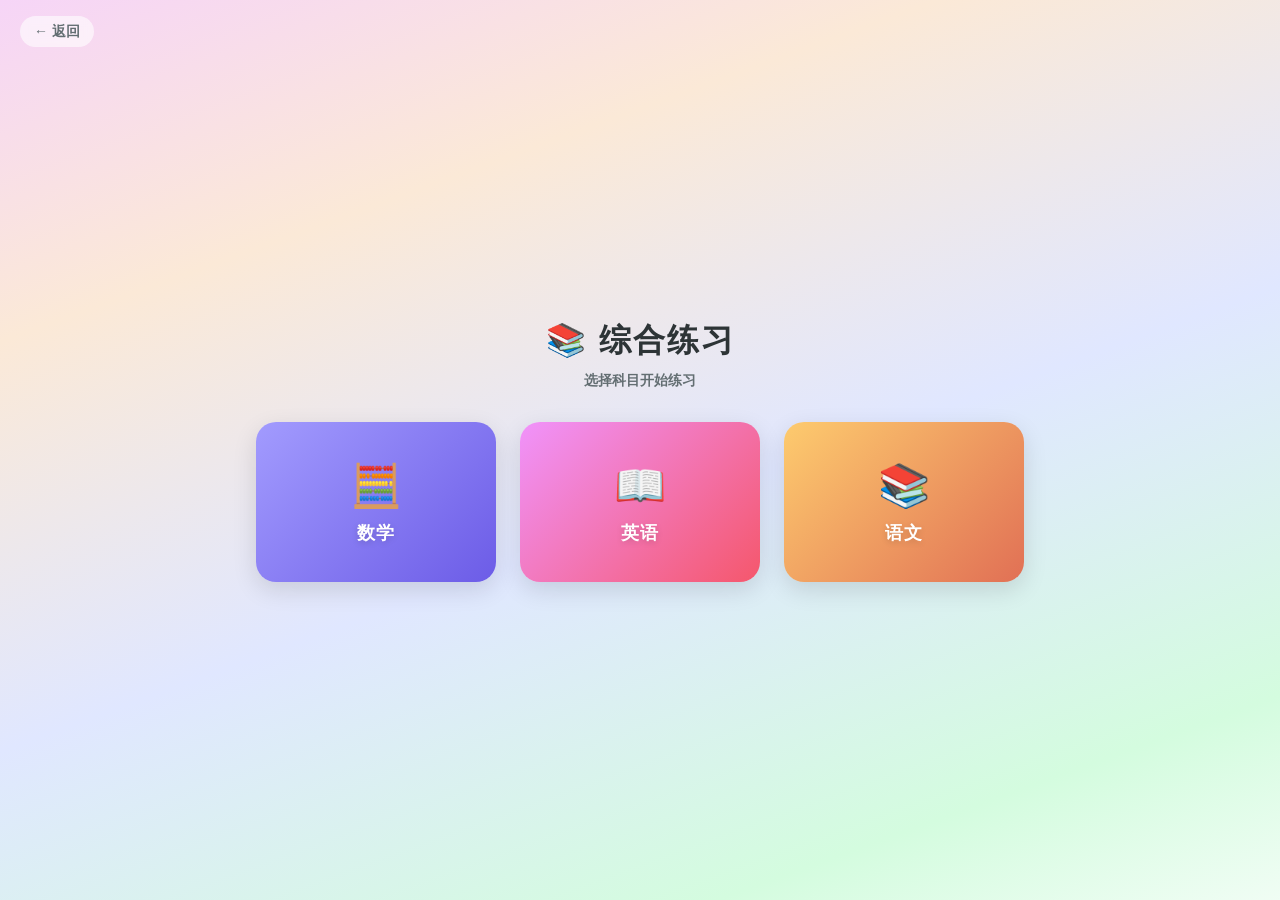
<file: games/combined-quiz/index.html>
<!DOCTYPE html>
<html lang="zh-CN">
<head>
    <meta charset="UTF-8">
    <meta name="viewport" content="width=device-width, initial-scale=1.0, user-scalable=no">
    <title>综合练习 - 快乐学习乐园</title>
    <link href="https://fonts.googleapis.com/css2?family=Nunito:wght@600;700;800;900&display=swap" rel="stylesheet">
    <style>
        * {
            margin: 0;
            padding: 0;
            box-sizing: border-box;
        }

        body {
            font-family: 'Nunito', 'PingFang SC', 'Microsoft YaHei', sans-serif;
            min-height: 100vh;
            background: linear-gradient(160deg, #f6d5f7 0%, #fbe9d7 25%, #e0e7ff 55%, #d4fcdf 85%, #f0fdf4 100%);
            display: flex;
            flex-direction: column;
            align-items: center;
            justify-content: center;
            padding: 20px;
        }

        .page-title {
            font-size: 32px;
            font-weight: 900;
            color: #2d3436;
            text-align: center;
            margin-bottom: 8px;
            letter-spacing: 2px;
        }

        .page-subtitle {
            font-size: 14px;
            color: #636e72;
            margin-bottom: 32px;
            font-weight: 600;
        }

        .subject-container {
            display: flex;
            gap: 24px;
        }

        .subject-card {
            width: 240px;
            height: 160px;
            border-radius: 20px;
            cursor: pointer;
            display: flex;
            flex-direction: column;
            align-items: center;
            justify-content: center;
            text-decoration: none;
            transition: transform 0.25s cubic-bezier(.2,0,0,1), box-shadow 0.25s;
            box-shadow: 0 8px 24px rgba(0,0,0,0.12);
            gap: 6px;
        }

        .subject-card:hover {
            transform: translateY(-6px) scale(1.02);
            box-shadow: 0 14px 36px rgba(0,0,0,0.18);
        }

        .subject-card:active {
            transform: scale(0.95);
        }

        .subject-card.math {
            background: linear-gradient(135deg, #a29bfe, #6c5ce7);
        }
        .subject-card.english {
            background: linear-gradient(135deg, #f093fb, #f5576c);
        }
        .subject-card.chinese {
            background: linear-gradient(135deg, #fdcb6e, #e17055);
        }

        .subject-icon {
            font-size: 42px;
        }

        .subject-name {
            font-size: 18px;
            font-weight: 800;
            color: #fff;
            letter-spacing: 1px;
            text-shadow: 0 2px 6px rgba(0,0,0,0.15);
        }

        /* ===== 覆盖层 ===== */
        .overlay {
            position: fixed;
            top: 0;
            left: 0;
            right: 0;
            bottom: 0;
            z-index: 100;
            display: none;
            background: rgba(0,0,0,0.6);
            backdrop-filter: blur(10px);
            -webkit-backdrop-filter: blur(10px);
        }
        .overlay.open {
            display: flex;
            align-items: center;
            justify-content: center;
        }

        .quiz-frame {
            width: 800px;
            height: 580px;
            max-width: 95vw;
            max-height: 90vh;
            background: rgba(255,255,255,0.06);
            border-radius: 24px;
            overflow: hidden;
            border: 1px solid rgba(255,255,255,0.08);
            box-shadow: 0 24px 80px rgba(0,0,0,0.5);
            position: relative;
        }

        .quiz-frame-header {
            display: flex;
            align-items: center;
            justify-content: space-between;
            padding: 10px 18px;
            background: rgba(0,0,0,0.2);
        }

        .quiz-frame-title {
            font-size: 15px;
            font-weight: 700;
            color: rgba(255,255,255,0.9);
        }

        .close-btn {
            width: 32px;
            height: 32px;
            border-radius: 50%;
            border: none;
            background: rgba(255,255,255,0.1);
            color: #fff;
            font-size: 16px;
            cursor: pointer;
            display: flex;
            align-items: center;
            justify-content: center;
            transition: background 0.2s;
        }
        .close-btn:hover {
            background: rgba(255,255,255,0.2);
        }

        .quiz-frame-body {
            width: 100%;
            height: calc(100% - 46px);
            position: relative;
        }

        .quiz-frame-body iframe {
            width: 100%;
            height: 100%;
            border: none;
            display: block;
        }

        .loading-tip {
            position: absolute;
            top: 50%;
            left: 50%;
            transform: translate(-50%, -50%);
            color: rgba(255,255,255,0.5);
            font-size: 13px;
            text-align: center;
        }
        .loading-tip .spinner {
            width: 28px;
            height: 28px;
            border: 3px solid rgba(255,255,255,0.1);
            border-top-color: rgba(255,255,255,0.5);
            border-radius: 50%;
            animation: spin 0.8s linear infinite;
            margin: 8px auto;
        }
        @keyframes spin { to { transform: rotate(360deg); } }

        /* 返回按钮 */
        .back-link {
            position: fixed;
            top: 16px;
            left: 20px;
            color: #636e72;
            text-decoration: none;
            font-size: 14px;
            font-weight: 700;
            padding: 6px 14px;
            border-radius: 20px;
            background: rgba(255,255,255,0.6);
            backdrop-filter: blur(4px);
            transition: background 0.2s;
            z-index: 5;
        }
        .back-link:hover {
            background: rgba(255,255,255,0.9);
        }

        @media (max-width: 540px) {
            body { padding: 40px 12px 20px; justify-content: flex-start; }
            .page-title { font-size: 24px; margin-top: 20px; }
            .page-subtitle { margin-bottom: 20px; font-size: 13px; }
            .subject-container {
                flex-direction: column;
                gap: 14px;
                width: 100%;
                max-width: 280px;
            }
            .subject-card {
                width: 100%;
                height: 100px;
                flex-direction: row;
                gap: 12px;
                padding: 0 20px;
                justify-content: flex-start;
            }
            .subject-icon { font-size: 32px; }
            .subject-name { font-size: 16px; }
            .quiz-frame {
                width: 100%;
                height: 100%;
                max-width: 100vw;
                max-height: 100vh;
                border-radius: 0;
            }
            .back-link { top: 8px; left: 10px; font-size: 12px; padding: 4px 10px; }
        }
    </style>
</head>
<body>

<a class="back-link" href="../../index.html">← 返回</a>

<div class="page-title">📚 综合练习</div>
<div class="page-subtitle">选择科目开始练习</div>

<div class="subject-container">
    <div class="subject-card math" data-subject="math">
        <div class="subject-icon">🧮</div>
        <div class="subject-name">数学</div>
    </div>
    <div class="subject-card english" data-subject="english">
        <div class="subject-icon">📖</div>
        <div class="subject-name">英语</div>
    </div>
    <div class="subject-card chinese" data-subject="chinese">
        <div class="subject-icon">📚</div>
        <div class="subject-name">语文</div>
    </div>
</div>

<div class="overlay" id="overlay">
    <div class="quiz-frame">
        <div class="quiz-frame-header">
            <span class="quiz-frame-title" id="frameTitle">🧮 数学</span>
            <button class="close-btn" id="closeBtn">✕</button>
        </div>
        <div class="quiz-frame-body">
            <div class="loading-tip" id="loadingTip">
                <div class="spinner"></div>
                <span>加载中...</span>
            </div>
            <iframe id="quizIframe" src="" allow="autoplay"></iframe>
        </div>
    </div>
</div>

<script>
    const overlay = document.getElementById('overlay');
    const quizFrame = document.getElementById('quizIframe');
    const frameTitle = document.getElementById('frameTitle');
    const closeBtn = document.getElementById('closeBtn');
    const loadingTip = document.getElementById('loadingTip');

    const subjects = {
        math: { name: '🧮 数学', url: '../math-quiz/index.html' },
        english: { name: '📖 英语', url: '../english-quiz/index.html' },
        chinese: { name: '📚 语文', url: '../chinese-quiz/index.html' },
    };

    document.querySelectorAll('.subject-card').forEach(card => {
        card.addEventListener('click', function() {
            const subject = this.dataset.subject;
            const info = subjects[subject];
            if (!info) return;

            frameTitle.textContent = info.name;
            quizFrame.src = '';
            loadingTip.style.display = 'block';
            overlay.classList.add('open');

            setTimeout(() => {
                quizFrame.src = info.url;
            }, 150);

            quizFrame.onload = function() {
                loadingTip.style.display = 'none';
            };
        });
    });

    function closeOverlay() {
        overlay.classList.remove('open');
        setTimeout(() => { quizFrame.src = ''; }, 200);
    }

    closeBtn.addEventListener('click', closeOverlay);

    overlay.addEventListener('click', function(e) {
        if (!e.target.closest('.quiz-frame')) closeOverlay();
    });

    document.addEventListener('keydown', function(e) {
        if (e.key === 'Escape' && overlay.classList.contains('open')) closeOverlay();
    });
</script>
</body>
</html>
</file>
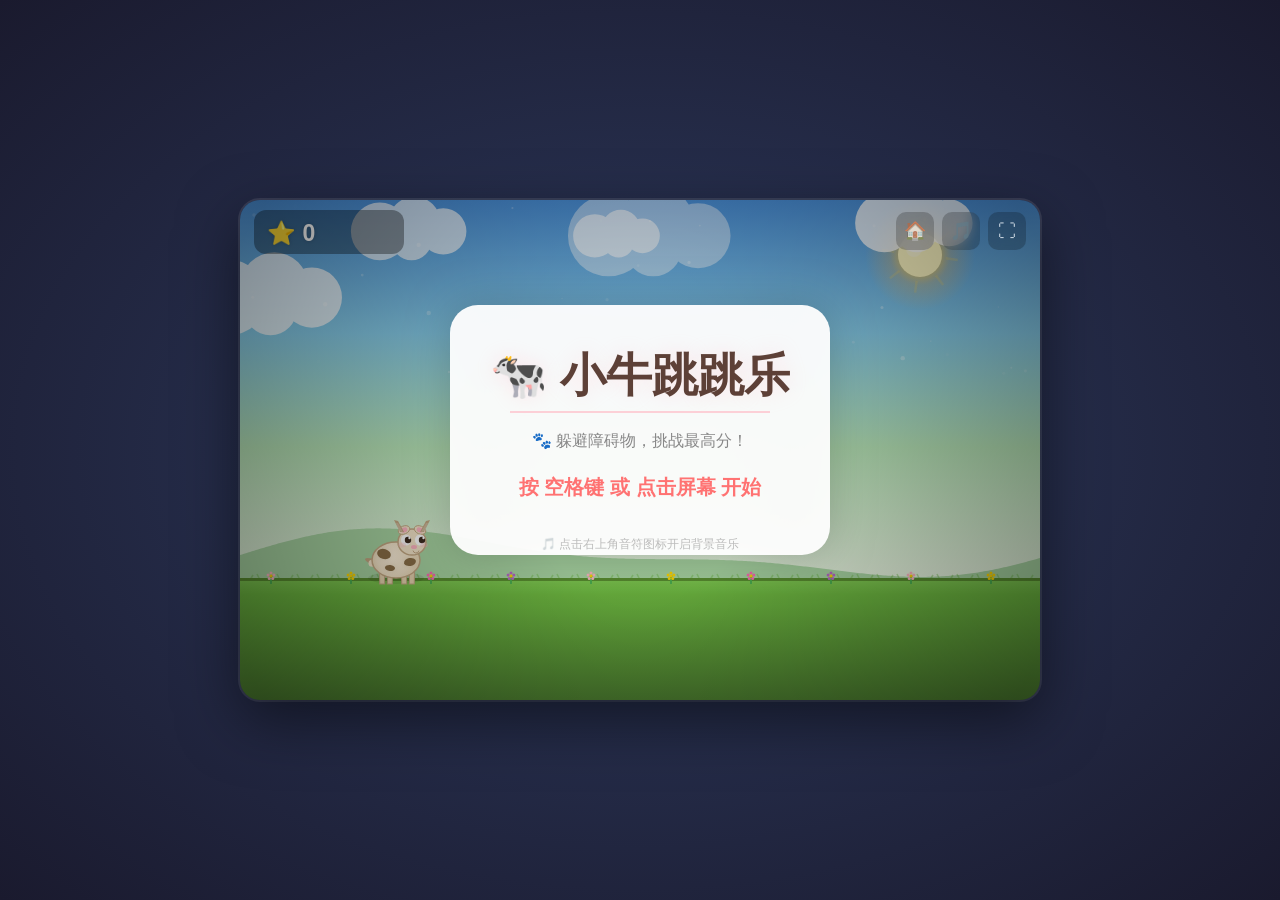
<file: games/cow-jump/index.html>
<!DOCTYPE html>
<html lang="zh-CN">
<head>
<meta charset="UTF-8">
<meta name="viewport" content="width=device-width, initial-scale=1.0, maximum-scale=1.0, user-scalable=no">
<title>小牛跳跳乐 - 快乐学习乐园</title>
<style>
  * { margin: 0; padding: 0; box-sizing: border-box; }
  html, body {
    width: 100%; height: 100%;
    overflow: hidden;
    background: #1a1a2e;
    font-family: 'Segoe UI', 'PingFang SC', 'Microsoft YaHei', sans-serif;
    user-select: none;
    -webkit-user-select: none;
  }
  body {
    display: flex;
    justify-content: center;
    align-items: center;
    background: radial-gradient(ellipse at center, #2d3a5e 0%, #1a1a2e 100%);
  }
  #gameContainer {
    position: relative;
    border-radius: 20px;
    overflow: hidden;
    box-shadow: 0 20px 60px rgba(0,0,0,0.5), 0 0 0 2px rgba(255,255,255,0.1);
    transition: border-radius 0.3s, box-shadow 0.3s;
  }
  #gameContainer.fullscreen {
    border-radius: 0 !important;
    box-shadow: none !important;
  }
  canvas {
    display: block;
    width: 100%;
    height: 100%;
  }

  /* 顶部控制栏 */
  #topBar {
    position: absolute;
    top: 12px;
    right: 14px;
    display: flex;
    gap: 8px;
    z-index: 10;
  }
  #topBar button {
    width: 38px;
    height: 38px;
    border-radius: 10px;
    border: none;
    background: rgba(0,0,0,0.3);
    backdrop-filter: blur(6px);
    -webkit-backdrop-filter: blur(6px);
    color: #fff;
    font-size: 18px;
    cursor: pointer;
    display: flex;
    align-items: center;
    justify-content: center;
    transition: all 0.2s;
    opacity: 0.7;
  }
  #topBar button:hover { opacity: 1; background: rgba(0,0,0,0.5); transform: scale(1.08); }
  #topBar button:active { transform: scale(0.92); }
  #musicBtn { font-size: 16px; }
  #musicBtn.muted { opacity: 0.4; }

  /* 移动端跳跃按钮 */
  #mobileControls {
    position: absolute;
    bottom: 24px;
    left: 0;
    right: 0;
    display: none;
    justify-content: center;
    pointer-events: none;
    z-index: 5;
  }
  #jumpBtn {
    pointer-events: auto;
    width: 80px;
    height: 80px;
    border-radius: 50%;
    border: 4px solid rgba(255,255,255,0.3);
    background: rgba(255,255,255,0.15);
    backdrop-filter: blur(8px);
    -webkit-backdrop-filter: blur(8px);
    color: #fff;
    font-size: 30px;
    cursor: pointer;
    display: flex;
    align-items: center;
    justify-content: center;
    transition: transform 0.12s;
    -webkit-tap-highlight-color: transparent;
    box-shadow: 0 4px 20px rgba(0,0,0,0.3);
  }
  #jumpBtn:active { transform: scale(0.88); background: rgba(255,255,255,0.3); }
  @media (pointer: coarse) { #mobileControls { display: flex; } }
  @media (max-width: 500px) { #topBar button { width: 32px; height: 32px; font-size: 15px; } }
</style>
</head>
<body>

<div id="gameContainer">
  <canvas id="gameCanvas"></canvas>
  <div id="topBar">
    <a href="../../" style="text-decoration:none;">
      <button title="返回首页" style="cursor:pointer;">&#x1F3E0;</button>
    </a>
    <button id="musicBtn" title="背景音乐">&#x1F3B5;</button>
    <button id="fullscreenBtn" title="全屏">&#x26F6;</button>
  </div>
  <div id="mobileControls">
    <button id="jumpBtn">&#x2B06;</button>
  </div>
</div>

<script>
// ============================================================
//  小牛跳跳乐 v2 — 全屏·音效·视觉升级
// ============================================================

// -------- 音效系统（Web Audio API 合成） --------
const Audio = (() => {
  let ctx = null;
  let masterGain = null;
  let musicGain = null;
  let musicPlaying = false;
  let musicInterval = null;
  let sfxEnabled = true;
  let musicEnabled = false;

  const pentatonic = [261.63, 293.66, 329.63, 392.00, 440.00, 523.25, 587.33, 659.25];
  let melodyIdx = 0;

  function init() {
    if (ctx) return;
    ctx = new (window.AudioContext || window.webkitAudioContext)();
    masterGain = ctx.createGain();
    masterGain.gain.value = 0.35;
    masterGain.connect(ctx.destination);

    musicGain = ctx.createGain();
    musicGain.gain.value = 0.08;
    musicGain.connect(masterGain);
  }

  function ensureResumed() {
    if (ctx && ctx.state === 'suspended') ctx.resume();
  }

  function playTone(freq, duration, type, gainVal, ramp) {
    if (!ctx || !sfxEnabled) return;
    ensureResumed();
    const osc = ctx.createOscillator();
    const gain = ctx.createGain();
    osc.type = type || 'sine';
    osc.frequency.value = freq;
    gain.gain.setValueAtTime(gainVal || 0.15, ctx.currentTime);
    if (ramp) gain.gain.exponentialRampToValueAtTime(0.001, ctx.currentTime + duration);
    else gain.gain.linearRampToValueAtTime(0, ctx.currentTime + duration);
    osc.connect(gain);
    gain.connect(masterGain);
    osc.start(ctx.currentTime);
    osc.stop(ctx.currentTime + duration);
  }

  return {
    init,
    ensureResumed,

    jump() {
      if (!sfxEnabled) return;
      init(); ensureResumed();
      const osc = ctx.createOscillator();
      const gain = ctx.createGain();
      osc.type = 'sine';
      osc.frequency.setValueAtTime(350, ctx.currentTime);
      osc.frequency.exponentialRampToValueAtTime(800, ctx.currentTime + 0.12);
      gain.gain.setValueAtTime(0.12, ctx.currentTime);
      gain.gain.exponentialRampToValueAtTime(0.001, ctx.currentTime + 0.15);
      osc.connect(gain);
      gain.connect(masterGain);
      osc.start(ctx.currentTime);
      osc.stop(ctx.currentTime + 0.15);
      const noise = ctx.createOscillator();
      const ng = ctx.createGain();
      noise.type = 'triangle';
      noise.frequency.setValueAtTime(200, ctx.currentTime);
      noise.frequency.exponentialRampToValueAtTime(600, ctx.currentTime + 0.08);
      ng.gain.setValueAtTime(0.05, ctx.currentTime);
      ng.gain.exponentialRampToValueAtTime(0.001, ctx.currentTime + 0.1);
      noise.connect(ng);
      ng.connect(masterGain);
      noise.start(ctx.currentTime);
      noise.stop(ctx.currentTime + 0.1);
    },

    score() {
      playTone(880, 0.12, 'sine', 0.1, true);
      setTimeout(() => playTone(1100, 0.1, 'sine', 0.08, true), 60);
    },

    combo(n) {
      if (!sfxEnabled) return;
      init(); ensureResumed();
      const base = 523;
      for (let i = 0; i < Math.min(n, 5); i++) {
        setTimeout(() => {
          playTone(base + i * 80, 0.1, 'sine', 0.08, true);
        }, i * 50);
      }
    },

    gameOver() {
      if (!sfxEnabled) return;
      init(); ensureResumed();
      playTone(440, 0.2, 'sawtooth', 0.08, true);
      setTimeout(() => playTone(350, 0.25, 'sawtooth', 0.07, true), 150);
      setTimeout(() => playTone(260, 0.4, 'sawtooth', 0.06, true), 320);
    },

    bossRoar() {
      if (!sfxEnabled) return;
      init(); ensureResumed();
      [0,0.15,0.3].forEach((delay,i)=>{
        const osc=ctx.createOscillator(); const gain=ctx.createGain();
        osc.type='sawtooth'; osc.frequency.setValueAtTime(150-i*30,ctx.currentTime+delay);
        osc.frequency.exponentialRampToValueAtTime(60,ctx.currentTime+delay+0.4);
        gain.gain.setValueAtTime(0.08,ctx.currentTime+delay);
        gain.gain.exponentialRampToValueAtTime(0.001,ctx.currentTime+delay+0.4);
        osc.connect(gain); gain.connect(masterGain);
        osc.start(ctx.currentTime+delay); osc.stop(ctx.currentTime+delay+0.4);
      });
      const osc2=ctx.createOscillator(); const g2=ctx.createGain();
      osc2.type='triangle'; osc2.frequency.setValueAtTime(2000,ctx.currentTime);
      osc2.frequency.exponentialRampToValueAtTime(500,ctx.currentTime+0.6);
      g2.gain.setValueAtTime(0.03,ctx.currentTime); g2.gain.exponentialRampToValueAtTime(0.001,ctx.currentTime+0.6);
      osc2.connect(g2); g2.connect(masterGain);
      osc2.start(ctx.currentTime); osc2.stop(ctx.currentTime+0.6);
    },

    victory() {
      if (!sfxEnabled) return;
      init(); ensureResumed();
      const notes=[523,659,784,1047];
      notes.forEach((freq,i)=>{
        setTimeout(()=>{
          playTone(freq,0.3,'sine',0.1,true);
          if(i%2===0){
            const osc=ctx.createOscillator(); const gain=ctx.createGain();
            osc.type='triangle'; osc.frequency.value=freq*0.5;
            gain.gain.setValueAtTime(0.04,ctx.currentTime); gain.gain.exponentialRampToValueAtTime(0.001,ctx.currentTime+0.4);
            osc.connect(gain); gain.connect(masterGain);
            osc.start(ctx.currentTime); osc.stop(ctx.currentTime+0.4);
          }
        },i*120);
      });
    },

    startBgMusic() {
      if (musicPlaying || !musicEnabled) return;
      init(); ensureResumed();
      musicPlaying = true;
      melodyIdx = 0;

      function playNext() {
        if (!musicPlaying) return;
        const freq = pentatonic[melodyIdx % pentatonic.length];
        const osc = ctx.createOscillator();
        const gain = ctx.createGain();
        osc.type = 'triangle';
        osc.frequency.value = freq;
        const now = ctx.currentTime;
        gain.gain.setValueAtTime(0, now);
        gain.gain.linearRampToValueAtTime(0.06, now + 0.05);
        gain.gain.setValueAtTime(0.06, now + 0.35);
        gain.gain.linearRampToValueAtTime(0, now + 0.45);
        osc.connect(gain);
        gain.connect(musicGain);
        osc.start(now);
        osc.stop(now + 0.5);
        melodyIdx = (melodyIdx + 1) % (pentatonic.length * 2);
        musicInterval = setTimeout(playNext, 300 + Math.random() * 100);
      }
      playNext();
    },

    stopBgMusic() {
      musicPlaying = false;
      if (musicInterval) { clearTimeout(musicInterval); musicInterval = null; }
    },

    get musicOn() { return musicEnabled; },
    set musicOn(v) {
      musicEnabled = v;
      if (v) { this.startBgMusic(); }
      else { this.stopBgMusic(); }
    },
    get sfxOn() { return sfxEnabled; },
    set sfxOn(v) { sfxEnabled = v; }
  };
})();

// -------- 画布设置 --------
const canvas = document.getElementById('gameCanvas');
const ctx = canvas.getContext('2d');

const DESIGN_W = 800;
const DESIGN_H = 500;

function resizeCanvas() {
  const container = document.getElementById('gameContainer');
  const isFull = document.fullscreenElement || document.webkitFullscreenElement;
  if (isFull) {
    canvas.width = window.innerWidth * window.devicePixelRatio;
    canvas.height = window.innerHeight * window.devicePixelRatio;
    canvas.style.width = window.innerWidth + 'px';
    canvas.style.height = window.innerHeight + 'px';
  } else {
    const maxW = Math.min(window.innerWidth - 20, 800);
    const maxH = Math.min(window.innerHeight - 20, 500);
    const ratio = DESIGN_W / DESIGN_H;
    let w = maxW;
    let h = w / ratio;
    if (h > maxH) { h = maxH; w = h * ratio; }
    canvas.width = DESIGN_W;
    canvas.height = DESIGN_H;
    canvas.style.width = w + 'px';
    canvas.style.height = h + 'px';
  }
}
resizeCanvas();
window.addEventListener('resize', resizeCanvas);
document.addEventListener('fullscreenchange', resizeCanvas);
document.addEventListener('webkitfullscreenchange', resizeCanvas);

// -------- 常量 --------
const GROUND_Y = 380;
const GRAVITY = 0.65;
const JUMP_FORCE = -11.5;
const BASE_SPEED = 3.5;
const MAX_SPEED = 9;
const SPEED_INCREMENT = 0.003;
const BOSS_APPEAR_TIME = 60;
const WIN_TIME = 120;

// -------- 游戏状态 --------
const STATE = { WAITING: 0, PLAYING: 1, GAME_OVER: 2, VICTORY: 3 };
let gameState = STATE.WAITING;
let score = 0;
let highScore = parseInt(localStorage.getItem('cowJumpHighScore')) || 0;
let obstacles = [];
let particles = [];
let clouds = [];
let groundOffset = 0;
let gameSpeed = BASE_SPEED;
let frameCount = 0;
let survivedTime = 0;
let obstacleTimer = 0;
let obstacleInterval = 110;
let comboCount = 0;
let showCombo = false;
let comboTimer = 0;
let stars = [];
let floatingLeaves = [];
let speedLines = [];
let screenShake = { x: 0, y: 0, intensity: 0 };
let scorePopups = [];
let bgOffset = 0;
let fireballs = [];
let victoryCelebration = [];

// -------- 小牛 --------
const cow = {
  x: 130,
  y: GROUND_Y,
  width: 52,
  height: 48,
  vy: 0,
  isJumping: false,
  rotation: 0,
  squash: 1,
  stretch: 1,

  reset() {
    this.y = GROUND_Y;
    this.vy = 0;
    this.isJumping = false;
    this.rotation = 0;
    this.squash = 1;
    this.stretch = 1;
  },

  jump() {
    if (this.isJumping) return;
    this.vy = JUMP_FORCE;
    this.isJumping = true;
    this.squash = 0.65;
    this.stretch = 1.4;
    for (let i = 0; i < 16; i++) {
      particles.push(createParticle(this.x + this.width / 2, GROUND_Y, 'jump'));
    }
    Audio.jump();
  },

  update() {
    if (gameState !== STATE.PLAYING) return;
    this.vy += GRAVITY;
    this.y += this.vy;
    this.squash += (1 - this.squash) * 0.12;
    this.stretch += (1 - this.stretch) * 0.12;

    if (this.y >= GROUND_Y) {
      if (this.isJumping) {
        for (let i = 0; i < 10; i++) {
          particles.push(createParticle(this.x + this.width / 2, GROUND_Y, 'land'));
        }
        this.squash = 1.3;
        this.stretch = 0.75;
      }
      this.y = GROUND_Y;
      this.vy = 0;
      this.isJumping = false;
    }
    if (this.isJumping) this.rotation += (0.15 - this.rotation) * 0.1;
    else this.rotation *= 0.85;
  },

  draw(ctx) {
    const cx = this.x + this.width / 2;
    const cy = this.y - this.height / 2;
    ctx.save();
    ctx.translate(cx, cy);
    ctx.scale(this.squash, this.stretch);
    ctx.rotate(this.rotation);

    const hw = this.width / 2;
    const hh = this.height / 2;

    ctx.fillStyle = 'rgba(0,0,0,0.08)';
    ctx.beginPath();
    ctx.ellipse(0, hh - 2, hw + 2, 6, 0, 0, Math.PI * 2);
    ctx.fill();

    ctx.strokeStyle = '#C4A882';
    ctx.lineWidth = 2.5;
    ctx.beginPath();
    const tw = Math.sin(frameCount * 0.1) * 3;
    ctx.moveTo(-hw + 3, 4);
    ctx.quadraticCurveTo(-hw - 10, 4 + tw, -hw + 2, 10 + tw);
    ctx.stroke();
    ctx.fillStyle = '#F5E6CA';
    ctx.beginPath();
    ctx.arc(-hw + 2, 10 + tw, 3.5, 0, Math.PI * 2);
    ctx.fill();

    const legAnim = Math.sin(frameCount * 0.08) * (this.isJumping ? 0 : 3);
    ctx.fillStyle = '#E8D5B0';
    ctx.strokeStyle = '#C4A882';
    ctx.lineWidth = 1;
    [[-14,14],[-6,14],[8,14],[16,14]].forEach(([lx,ly],i)=>{
      const la = (i%2===0)?legAnim:-legAnim;
      ctx.save(); ctx.translate(lx, ly + (this.isJumping?-2:0)); ctx.rotate(la*0.02);
      ctx.fillRect(-2.5,0,5,14); ctx.strokeRect(-2.5,0,5,14); ctx.restore();
    });

    const bodyGrad = ctx.createRadialGradient(-6, 0, 2, 0, 4, hw);
    bodyGrad.addColorStop(0, '#FFF2DC');
    bodyGrad.addColorStop(0.6, '#F5E6CA');
    bodyGrad.addColorStop(1, '#E8D5B0');
    ctx.fillStyle = bodyGrad;
    ctx.beginPath();
    ctx.ellipse(0, 4, hw - 2, hh - 6, 0, 0, Math.PI * 2);
    ctx.fill();
    ctx.strokeStyle = '#C4A882';
    ctx.lineWidth = 1.5;
    ctx.stroke();

    ctx.shadowColor = 'rgba(139,111,71,0.15)';
    ctx.shadowBlur = 4;
    ctx.fillStyle = '#8B6F47';
    ctx.beginPath(); ctx.ellipse(-12, -2, 7, 5, 0.3, 0, Math.PI*2); ctx.fill();
    ctx.beginPath(); ctx.ellipse(14, 6, 6, 4, -0.2, 0, Math.PI*2); ctx.fill();
    ctx.beginPath(); ctx.ellipse(-6, 12, 5, 3, 0.1, 0, Math.PI*2); ctx.fill();
    ctx.shadowBlur = 0;

    ctx.fillStyle = '#F5E6CA';
    ctx.beginPath();
    ctx.ellipse(16, -14, 14, 13, 0, 0, Math.PI * 2);
    ctx.fill();
    ctx.strokeStyle = '#C4A882';
    ctx.lineWidth = 1.5;
    ctx.stroke();

    ctx.fillStyle = '#F5E6CA';
    ctx.beginPath(); ctx.ellipse(8, -26, 6, 4, -0.4, 0, Math.PI*2); ctx.fill();
    ctx.strokeStyle = '#C4A882'; ctx.lineWidth=1; ctx.stroke();
    ctx.fillStyle='#FFB5C2'; ctx.beginPath(); ctx.ellipse(8,-26,3.5,2.5,-0.4,0,Math.PI*2); ctx.fill();
    ctx.fillStyle='#F5E6CA';
    ctx.beginPath(); ctx.ellipse(24,-26,6,4,0.4,0,Math.PI*2); ctx.fill();
    ctx.strokeStyle='#C4A882'; ctx.lineWidth=1; ctx.stroke();
    ctx.fillStyle='#FFB5C2'; ctx.beginPath(); ctx.ellipse(24,-26,3.5,2.5,0.4,0,Math.PI*2); ctx.fill();

    ctx.fillStyle = '#C4A882';
    ctx.beginPath(); ctx.moveTo(4,-24); ctx.lineTo(-2,-36); ctx.lineTo(2,-35); ctx.lineTo(8,-24); ctx.fill();
    ctx.beginPath(); ctx.moveTo(28,-24); ctx.lineTo(34,-36); ctx.lineTo(30,-35); ctx.lineTo(24,-24); ctx.fill();
    ctx.fillStyle = 'rgba(255,255,255,0.2)';
    ctx.beginPath(); ctx.moveTo(3,-25); ctx.lineTo(0,-33); ctx.lineTo(2,-33); ctx.lineTo(7,-24); ctx.fill();
    ctx.beginPath(); ctx.moveTo(29,-25); ctx.lineTo(32,-33); ctx.lineTo(30,-33); ctx.lineTo(25,-24); ctx.fill();

    ctx.fillStyle = '#fff';
    ctx.beginPath(); ctx.ellipse(10, -16, 5, 5.5, 0, 0, Math.PI*2); ctx.fill();
    ctx.fillStyle = '#3D2B1F';
    ctx.beginPath(); ctx.arc(12, -16, 3.2, 0, Math.PI*2); ctx.fill();
    ctx.fillStyle = '#fff';
    ctx.beginPath(); ctx.arc(13.5, -18, 1.2, 0, Math.PI*2); ctx.fill();
    ctx.fillStyle = '#fff';
    ctx.beginPath(); ctx.ellipse(24, -16, 5, 5.5, 0, 0, Math.PI*2); ctx.fill();
    ctx.fillStyle = '#3D2B1F';
    ctx.beginPath(); ctx.arc(26, -16, 3.2, 0, Math.PI*2); ctx.fill();
    ctx.fillStyle = '#fff';
    ctx.beginPath(); ctx.arc(27.5, -18, 1.2, 0, Math.PI*2); ctx.fill();

    ctx.fillStyle = 'rgba(255,181,194,0.3)';
    ctx.beginPath(); ctx.ellipse(6, -11, 4, 2.5, 0, 0, Math.PI*2); ctx.fill();
    ctx.beginPath(); ctx.ellipse(28, -11, 4, 2.5, 0, 0, Math.PI*2); ctx.fill();

    ctx.fillStyle='#FFB5C2'; ctx.beginPath(); ctx.ellipse(18,-9,3,2,0,0,Math.PI*2); ctx.fill();
    ctx.strokeStyle='#C4A882'; ctx.lineWidth=1;
    ctx.beginPath(); ctx.arc(20,-6,3,0.2,Math.PI-0.2); ctx.stroke();

    ctx.restore();
  },

  getBounds() {
    const m = 6;
    return { x: this.x + m, y: this.y - this.height + m, w: this.width - m*2, h: this.height - m*2 };
  }
};

// -------- 障碍物 --------
const OBSTACLE_TYPES = {
  CACTUS: {
    draw(ctx, x, y, h) {
      ctx.save();
      ctx.shadowColor = 'rgba(0,0,0,0.15)'; ctx.shadowBlur = 4; ctx.shadowOffsetY = 2;
      ctx.fillStyle='#4CAF50'; ctx.strokeStyle='#388E3C'; ctx.lineWidth=2;
      ctx.beginPath(); ctx.roundRect(x+4,y,16,h,4); ctx.fill(); ctx.stroke();
      ctx.beginPath(); ctx.roundRect(x-6,y+h*0.3,12,6,3); ctx.fill(); ctx.stroke();
      ctx.beginPath(); ctx.roundRect(x+18,y+h*0.5,12,6,3); ctx.fill(); ctx.stroke();
      ctx.shadowBlur=0;
      ctx.strokeStyle='#2E7D32'; ctx.lineWidth=1.5;
      for(let i=0;i<4;i++){ const sy=y+8+i*(h/5);
        ctx.beginPath();ctx.moveTo(x+4,sy);ctx.lineTo(x-2,sy-4);ctx.stroke();
        ctx.beginPath();ctx.moveTo(x+20,sy);ctx.lineTo(x+26,sy-4);ctx.stroke(); }
      ctx.restore();
    }, width:28
  },
  FENCE: {
    draw(ctx, x, y, h) {
      ctx.save();
      ctx.shadowColor = 'rgba(0,0,0,0.15)'; ctx.shadowBlur = 4; ctx.shadowOffsetY = 2;
      ctx.fillStyle='#8D6E63'; ctx.strokeStyle='#6D4C41'; ctx.lineWidth=2;
      ctx.fillRect(x,y+6,32,5); ctx.strokeRect(x,y+6,32,5);
      ctx.fillRect(x,y+h-14,32,5); ctx.strokeRect(x,y+h-14,32,5);
      for(let i=0;i<3;i++){ const bx=x+4+i*12;
        ctx.beginPath();ctx.roundRect(bx,y+2,6,h-4,2);ctx.fill();ctx.stroke();
        ctx.beginPath();ctx.moveTo(bx,y+2);ctx.lineTo(bx+3,y-2);ctx.lineTo(bx+6,y+2);ctx.fill();ctx.stroke(); }
      ctx.restore();
    }, width:32
  },
  ROCK: {
    draw(ctx, x, y, h) {
      ctx.save();
      ctx.shadowColor = 'rgba(0,0,0,0.15)'; ctx.shadowBlur = 4; ctx.shadowOffsetY = 2;
      const grad = ctx.createRadialGradient(x+8, y+h*0.3, 2, x+14, y+h*0.4, 18);
      grad.addColorStop(0,'#BDBDBD'); grad.addColorStop(0.6,'#9E9E9E'); grad.addColorStop(1,'#757575');
      ctx.fillStyle=grad; ctx.strokeStyle='#757575'; ctx.lineWidth=2;
      ctx.beginPath(); ctx.ellipse(x+14,y+h*0.4,16,h*0.5,0,0,Math.PI*2); ctx.fill(); ctx.stroke();
      ctx.restore();
    }, width:28
  },
  FLOWER: {
    draw(ctx, x, y, h) {
      ctx.save();
      const colors=['#FF69B4','#FFD700','#FF6347','#BA68C8'];
      for(let i=0;i<3;i++){ const fx=x+4+i*10, fy=y+4+(i%2)*6;
        ctx.strokeStyle='#388E3C'; ctx.lineWidth=1.5;
        ctx.beginPath(); ctx.moveTo(fx+3,fy+8); ctx.lineTo(fx+3,y+h); ctx.stroke();
        ctx.fillStyle=colors[i%colors.length];
        ctx.shadowColor = colors[i%colors.length]; ctx.shadowBlur = 6;
        ctx.beginPath();
        for(let p=0;p<5;p++){ const a=(p/5)*Math.PI*2-Math.PI/2; const px=fx+3+Math.cos(a)*4, py=fy+4+Math.sin(a)*4;
          p===0?ctx.moveTo(px,py):ctx.lineTo(px,py); }
        ctx.closePath(); ctx.fill();
        ctx.shadowBlur=0;
        ctx.fillStyle='#FFD700'; ctx.beginPath(); ctx.arc(fx+3,fy+4,2,0,Math.PI*2); ctx.fill(); }
      ctx.restore();
    }, width:34
  }
};
const OBSTACLE_LIST = Object.values(OBSTACLE_TYPES);

// -------- 粒子系统 --------
function createParticle(x, y, type) {
  const isJump = type === 'jump';
  return {
    x, y: y - (isJump?2:0),
    vx: (Math.random()-0.5)*(isJump?6:4),
    vy: (Math.random()-0.5)*(isJump?5:3)-(isJump?2:1.5),
    life:1, decay:0.018+Math.random()*0.025,
    size:2+Math.random()*(isJump?4:3),
    color: isJump
      ? ['#FFD700','#FFB5C2','#87CEEB','#fff','#FF6B6B'][Math.floor(Math.random()*5)]
      : ['#A5D6A7','#8D6E63','#FFB5C2','#E8D5B0','#FFD700'][Math.floor(Math.random()*5)],
    type: isJump ? 'star' : 'circle',
    rotation: Math.random()*Math.PI*2,
    rotSpeed: (Math.random()-0.5)*0.2
  };
}

function updateParticles() {
  for(let i=particles.length-1;i>=0;i--){
    const p=particles[i];
    p.x+=p.vx; p.y+=p.vy; p.vy+=0.1;
    p.life-=p.decay; p.rotation+=p.rotSpeed;
    if(p.life<=0) particles.splice(i,1);
  }
}

function drawParticles(ctx) {
  for(const p of particles){
    ctx.save();
    ctx.globalAlpha = Math.max(0, p.life);
    ctx.fillStyle = p.color;
    if(p.type==='star'){
      ctx.translate(p.x, p.y);
      ctx.rotate(p.rotation);
      const s = p.size * p.life;
      ctx.beginPath();
      for(let i=0;i<4;i++){ const a=(i/4)*Math.PI*2-Math.PI/2;
        ctx.moveTo(0,0); ctx.lineTo(Math.cos(a)*s,Math.sin(a)*s);
        ctx.lineTo(Math.cos(a+0.3)*s*0.4,Math.sin(a+0.3)*s*0.4); }
      ctx.closePath(); ctx.fill();
    } else {
      ctx.shadowColor = p.color; ctx.shadowBlur = 6;
      ctx.beginPath(); ctx.arc(p.x,p.y,p.size*Math.max(0,p.life),0,Math.PI*2); ctx.fill();
    }
    ctx.restore();
  }
  ctx.globalAlpha=1; ctx.shadowBlur=0;
}

// -------- 环境元素 --------
function initClouds() {
  clouds=[];
  for(let i=0;i<5;i++) clouds.push({
    x:Math.random()*900-50, y:20+Math.random()*80,
    w:60+Math.random()*80, speed:0.2+Math.random()*0.3, opacity:0.4+Math.random()*0.4
  });
}
initClouds();
function updateClouds(){
  for(const c of clouds){ c.x-=c.speed; if(c.x+c.w<-20){ c.x=820; c.y=20+Math.random()*80; } }
}
function drawClouds(ctx){
  for(const c of clouds){
    ctx.globalAlpha=c.opacity; ctx.fillStyle='#fff';
    const r=c.w*0.3;
    ctx.beginPath();
    ctx.arc(c.x,c.y,r,0,Math.PI*2);
    ctx.arc(c.x+r*1.2,c.y-r*0.3,r*0.9,0,Math.PI*2);
    ctx.arc(c.x+r*2.2,c.y,r*0.8,0,Math.PI*2);
    ctx.arc(c.x+r*1.1,c.y+r*0.3,r*0.7,0,Math.PI*2);
    ctx.fill();
  }
  ctx.globalAlpha=1;
}

function initStars(){
  stars=[];
  for(let i=0;i<40;i++) stars.push({x:Math.random()*800,y:Math.random()*180,size:0.5+Math.random()*2,twinkle:Math.random()*Math.PI*2});
}
initStars();
function drawStars(ctx){
  for(const s of stars){ s.twinkle+=0.02;
    ctx.globalAlpha=0.15+Math.sin(s.twinkle)*0.15;
    ctx.fillStyle='#fff';
    ctx.beginPath(); ctx.arc(s.x,s.y,s.size,0,Math.PI*2); ctx.fill(); }
  ctx.globalAlpha=1;
}

// -------- 浮动叶片 --------
function initLeaves() {
  floatingLeaves=[];
  for(let i=0;i<6;i++) floatingLeaves.push(createLeaf());
}
function createLeaf(){
  return {
    x:Math.random()*850-50, y:GROUND_Y-20-Math.random()*60,
    size:3+Math.random()*4, speed:0.5+Math.random()*1,
    sway:Math.random()*Math.PI*2, swaySpeed:0.02+Math.random()*0.03,
    alpha:0.3+Math.random()*0.3, drift:Math.random()*2-1
  };
}
function updateLeaves(){
  for(const l of floatingLeaves){
    l.x-=l.speed; l.sway+=l.swaySpeed;
    l.y+=Math.sin(l.sway)*0.3+l.drift*0.1;
    if(l.x<-30) Object.assign(l,createLeaf());
  }
}
function drawLeaves(ctx){
  for(const l of floatingLeaves){
    ctx.globalAlpha=l.alpha; ctx.fillStyle='#7EC850';
    ctx.save(); ctx.translate(l.x,l.y); ctx.rotate(l.sway);
    ctx.beginPath(); ctx.ellipse(0,0,l.size,l.size*0.4,0,0,Math.PI*2); ctx.fill();
    ctx.restore();
  }
  ctx.globalAlpha=1;
}

// -------- 地面 --------
function drawGround(ctx) {
  const grad = ctx.createLinearGradient(0, GROUND_Y, 0, canvas.height);
  grad.addColorStop(0, '#7EC850'); grad.addColorStop(0.12, '#6DB840'); grad.addColorStop(1, '#4A7A2E');
  ctx.fillStyle = grad;
  ctx.fillRect(0, GROUND_Y, canvas.width, canvas.height - GROUND_Y);

  ctx.strokeStyle = 'rgba(100,180,60,0.4)'; ctx.lineWidth = 1.5;
  for(let x=-groundOffset%20; x<canvas.width; x+=20){
    ctx.beginPath(); ctx.moveTo(x,GROUND_Y); ctx.lineTo(x-3,GROUND_Y-6); ctx.stroke();
    ctx.beginPath(); ctx.moveTo(x+10,GROUND_Y); ctx.lineTo(x+13,GROUND_Y-5); ctx.stroke();
  }

  ctx.fillStyle = '#5A8F30'; ctx.fillRect(0, GROUND_Y-2, canvas.width, 3);

  const fc = ['#FFB5C2','#FFD700','#FF69B4','#BA68C8'];
  for(let x=-groundOffset%80; x<canvas.width; x+=80){
    const fx=x+30, fy=GROUND_Y-4;
    ctx.fillStyle='#4CAF50'; ctx.fillRect(fx,fy,2,8);
    ctx.fillStyle=fc[Math.floor(x/80)%fc.length];
    for(let p=0;p<5;p++){ const a=(p/5)*Math.PI*2-Math.PI/2;
      ctx.beginPath(); ctx.arc(fx+1+Math.cos(a)*3,fy+Math.sin(a)*3,1.5,0,Math.PI*2); ctx.fill(); }
    ctx.fillStyle='#FFD700'; ctx.beginPath(); ctx.arc(fx+1,fy,1.5,0,Math.PI*2); ctx.fill();
  }
}

// -------- 天空 --------
function drawSky(ctx) {
  const grad = ctx.createLinearGradient(0, 0, 0, GROUND_Y);
  grad.addColorStop(0, '#4A90D9'); grad.addColorStop(0.35, '#87CEEB');
  grad.addColorStop(0.65, '#B8E6B8'); grad.addColorStop(1, '#E8F5E0');
  ctx.fillStyle = grad;
  ctx.fillRect(0, 0, canvas.width, GROUND_Y);

  const sunX=680, sunY=55;
  const sg=ctx.createRadialGradient(sunX,sunY,5,sunX,sunY,55);
  sg.addColorStop(0,'rgba(255,253,220,1)'); sg.addColorStop(0.2,'rgba(255,213,79,0.8)');
  sg.addColorStop(0.5,'rgba(255,183,77,0.3)'); sg.addColorStop(1,'rgba(255,183,77,0)');
  ctx.fillStyle=sg; ctx.beginPath(); ctx.arc(sunX,sunY,55,0,Math.PI*2); ctx.fill();

  ctx.fillStyle='#FFF9C4'; ctx.beginPath(); ctx.arc(sunX,sunY,22,0,Math.PI*2); ctx.fill();
  ctx.fillStyle='rgba(255,255,255,0.3)'; ctx.beginPath(); ctx.arc(sunX-6,sunY-6,8,0,Math.PI*2); ctx.fill();

  ctx.strokeStyle = 'rgba(255,213,79,0.2)'; ctx.lineWidth = 2.5;
  for(let i=0;i<8;i++){
    const a=(i/8)*Math.PI*2+frameCount*0.003;
    ctx.beginPath(); ctx.moveTo(sunX+Math.cos(a)*26,sunY+Math.sin(a)*26);
    ctx.lineTo(sunX+Math.cos(a)*38,sunY+Math.sin(a)*38); ctx.stroke();
  }
}
function drawHills(ctx) {
  ctx.fillStyle = '#A8D5A2';
  ctx.beginPath(); ctx.moveTo(0,GROUND_Y);
  const ho=groundOffset*0.1;
  for(let x=0;x<=canvas.width;x+=2){
    const h=Math.sin((x+ho)*0.008)*20+Math.sin((x+ho)*0.015)*10;
    ctx.lineTo(x,GROUND_Y-25-h);
  }
  ctx.lineTo(canvas.width,GROUND_Y); ctx.closePath(); ctx.fill();
}

// -------- 障碍物 --------
function createObstacle() {
  const type=OBSTACLE_LIST[Math.floor(Math.random()*OBSTACLE_LIST.length)];
  const h=30+Math.random()*20;
  return {x:820,y:GROUND_Y-h,width:type.width,height:h,type,passed:false};
}
function updateObstacles() {
  if(gameState!==STATE.PLAYING) return;
  obstacleTimer++;
  if(obstacleTimer>=obstacleInterval){ obstacleTimer=0; obstacleInterval=Math.max(55,obstacleInterval-0.5); obstacles.push(createObstacle()); }
  for(let i=obstacles.length-1;i>=0;i--){
    const ob=obstacles[i]; ob.x-=gameSpeed;
    if(!ob.passed&&ob.x+ob.width<cow.x){
      ob.passed=true; score+=10; comboCount++;
      scorePopups.push({x:ob.x+ob.width/2,y:ob.y-10,text:'+10',vy:-2,life:1});
      Audio.score();
      if(comboCount>=3){ showCombo=true; comboTimer=60; const bonus=comboCount*2; score+=bonus; Audio.combo(comboCount); }
    }
    if(ob.x+ob.width<-20) obstacles.splice(i,1);
  }
}
function drawObstacles(ctx){
  for(const ob of obstacles) ob.type.draw(ctx,ob.x,ob.y,ob.height);
}

// -------- 速度线 --------
function updateSpeedLines(){
  speedLines = [];
  if(gameState!==STATE.PLAYING||gameSpeed<5) return;
  const intensity = Math.floor((gameSpeed-4)*6);
  for(let i=0;i<intensity;i++){
    speedLines.push({
      x:Math.random()*canvas.width, y:GROUND_Y-Math.random()*(GROUND_Y-30),
      w:10+Math.random()*30, h:0.5+Math.random()*1,
      alpha:0.05+Math.random()*0.1, speed:2+Math.random()*3
    });
  }
}
function drawSpeedLines(ctx){
  for(const l of speedLines){
    ctx.globalAlpha=l.alpha; ctx.fillStyle='#fff';
    ctx.fillRect(l.x,l.y,l.w,l.h);
  }
  ctx.globalAlpha=1; ctx.shadowBlur=0;
}

// -------- 屏幕震动 --------
function updateShake(){
  if(screenShake.intensity>0){
    screenShake.x=(Math.random()-0.5)*screenShake.intensity;
    screenShake.y=(Math.random()-0.5)*screenShake.intensity;
    screenShake.intensity*=0.92;
    if(screenShake.intensity<0.5) screenShake.intensity=0;
  }
}

// -------- 得分弹出 --------
function updateScorePopups(){
  for(let i=scorePopups.length-1;i>=0;i--){
    const sp=scorePopups[i]; sp.y+=sp.vy; sp.vy*=0.98; sp.life-=0.02;
    if(sp.life<=0) scorePopups.splice(i,1);
  }
}
function drawScorePopups(ctx){
  for(const sp of scorePopups){
    ctx.save();
    ctx.globalAlpha=sp.life; ctx.fillStyle='#FFD700';
    ctx.font='bold 20px "Segoe UI","PingFang SC",sans-serif';
    ctx.textAlign='center'; ctx.textBaseline='middle';
    ctx.shadowColor='rgba(0,0,0,0.3)'; ctx.shadowBlur=8;
    ctx.fillText(sp.text,sp.x,sp.y);
    ctx.restore();
  }
}

// -------- 碰撞检测 --------
function checkCollision(){
  const cb=cow.getBounds();
  for(const ob of obstacles){
    const m=4; const ox=ob.x+m, oy=ob.y+m, ow=ob.width-m*2, oh=ob.height-m*2;
    if(cb.x<ox+ow&&cb.x+cb.w>ox&&cb.y<oy+oh&&cb.y+cb.h>oy) return true;
  }
  return false;
}

// -------- roundRect polyfill --------
if(!CanvasRenderingContext2D.prototype.roundRect){
  CanvasRenderingContext2D.prototype.roundRect=function(x,y,w,h,r){
    if(typeof r==='number') r=[r]; const tl=r[0]||0;
    this.moveTo(x+tl,y); this.lineTo(x+w-tl,y);
    this.quadraticCurveTo(x+w,y,x+w,y+tl);
    this.lineTo(x+w,y+h-tl);
    this.quadraticCurveTo(x+w,y+h,x+w-tl,y+h);
    this.lineTo(x+tl,y+h);
    this.quadraticCurveTo(x,y+h,x,y+h-tl);
    this.lineTo(x,y+tl);
    this.quadraticCurveTo(x,y,x+tl,y);
  };
}

// -------- HUD --------
function drawHUD(ctx) {
  ctx.fillStyle='rgba(0,0,0,0.35)';
  ctx.beginPath(); ctx.roundRect(14,10,150,44,12); ctx.fill();
  ctx.fillStyle='#fff'; ctx.font='bold 23px "Segoe UI","PingFang SC",sans-serif';
  ctx.textAlign='left'; ctx.textBaseline='middle';
  ctx.shadowColor='rgba(0,0,0,0.2)'; ctx.shadowBlur=4;
  ctx.fillText('\u2B50 '+score,27,35);
  ctx.shadowBlur=0;

  if(highScore>0){
    ctx.fillStyle='rgba(0,0,0,0.35)';
    ctx.beginPath(); ctx.roundRect(canvas.width-157,10,143,44,12); ctx.fill();
    ctx.fillStyle='#FFD700'; ctx.font='bold 16px "Segoe UI","PingFang SC",sans-serif';
    ctx.textAlign='right'; ctx.textBaseline='middle';
    ctx.fillText('\uD83C\uDFC6 '+highScore,canvas.width-22,35);
  }

  if(gameState===STATE.PLAYING){
    ctx.fillStyle='rgba(0,0,0,0.35)';
    ctx.beginPath(); ctx.roundRect(canvas.width-157,62,143,38,12); ctx.fill();
    ctx.fillStyle='#fff'; ctx.font='16px "Segoe UI","PingFang SC",sans-serif';
    ctx.textAlign='right'; ctx.textBaseline='middle';
    const m=Math.floor(survivedTime/60), s=Math.floor(survivedTime%60);
    ctx.fillText('\u23F1 '+(m>0?m+'\u5206'+(s<10?'0':'')+s+'\u79D2':s+'\u79D2'),canvas.width-22,83);
  }

  const sp=Math.round(((gameSpeed-BASE_SPEED)/(MAX_SPEED-BASE_SPEED))*100);
  if(sp>0&&gameState===STATE.PLAYING){
    ctx.fillStyle='rgba(0,0,0,0.25)';
    ctx.beginPath(); ctx.roundRect(14,62,102,26,10); ctx.fill();
    ctx.fillStyle='#FF6B6B'; ctx.font='13px "Segoe UI","PingFang SC",sans-serif';
    ctx.textAlign='left'; ctx.textBaseline='middle';
    ctx.fillText('\u26A1 \u901F\u5EA6 '+sp+'%',22,77);
  }
}

// -------- 等待界面 --------
function drawWaitingScreen(ctx) {
  const mask=ctx.createRadialGradient(400,300,100,400,250,450);
  mask.addColorStop(0,'rgba(0,0,0,0.1)'); mask.addColorStop(1,'rgba(0,0,0,0.4)');
  ctx.fillStyle=mask; ctx.fillRect(0,0,canvas.width,canvas.height);

  ctx.fillStyle='rgba(255,255,255,0.95)';
  ctx.shadowColor='rgba(0,0,0,0.2)'; ctx.shadowBlur=40;
  ctx.beginPath(); ctx.roundRect(canvas.width/2-190,105,380,250,28); ctx.fill();
  ctx.shadowBlur=0;

  ctx.save(); ctx.translate(canvas.width/2,178);
  ctx.font='bold 46px "Segoe UI","PingFang SC",sans-serif';
  ctx.textAlign='center'; ctx.textBaseline='middle';
  ctx.shadowColor='rgba(255,181,194,0.3)'; ctx.shadowBlur=20;
  ctx.fillStyle='#5D4037'; ctx.fillText('\uD83D\uDC04 \u5C0F\u725B\u8DF3\u8DF3\u4E50',0,0);
  ctx.shadowBlur=0; ctx.restore();

  ctx.strokeStyle='rgba(255,181,194,0.6)'; ctx.lineWidth=2;
  ctx.beginPath(); ctx.moveTo(canvas.width/2-130,212); ctx.lineTo(canvas.width/2+130,212); ctx.stroke();

  ctx.fillStyle='#888'; ctx.font='16px "Segoe UI","PingFang SC",sans-serif';
  ctx.textAlign='center'; ctx.textBaseline='middle';
  ctx.fillText('\uD83D\uDC3E \u8EB2\u907F\u969C\u788D\u7269\uFF0C\u6311\u6218\u6700\u9AD8\u5206\uFF01',canvas.width/2,242);

  const blink=Math.sin(frameCount*0.05)*0.3+0.7;
  ctx.globalAlpha=blink; ctx.fillStyle='#FF6B6B';
  ctx.font='bold 20px "Segoe UI","PingFang SC",sans-serif';
  ctx.fillText('\u6309 \u7A7A\u683C\u952E \u6216 \u70B9\u51FB\u5C4F\u5E55 \u5F00\u59CB',canvas.width/2,288);
  ctx.globalAlpha=1;

  if(highScore>0){
    ctx.fillStyle='rgba(0,0,0,0.4)'; ctx.font='14px "Segoe UI","PingFang SC",sans-serif';
    ctx.fillText('\uD83C\uDFC6 \u6700\u9AD8\u5206: '+highScore,canvas.width/2,322);
  }
  ctx.fillStyle='rgba(0,0,0,0.25)'; ctx.font='12px "Segoe UI","PingFang SC",sans-serif';
  ctx.fillText('\uD83C\uDFB5 \u70B9\u51FB\u53F3\u4E0A\u89D2\u97F3\u7B26\u56FE\u6807\u5F00\u542F\u80CC\u666F\u97F3\u4E50',canvas.width/2,345);
}

// -------- 结束界面 --------
function drawGameOverScreen(ctx) {
  const mask=ctx.createRadialGradient(400,250,100,400,250,500);
  mask.addColorStop(0,'rgba(0,0,0,0.3)'); mask.addColorStop(1,'rgba(0,0,0,0.6)');
  ctx.fillStyle=mask; ctx.fillRect(0,0,canvas.width,canvas.height);

  ctx.fillStyle='rgba(255,255,255,0.97)';
  ctx.shadowColor='rgba(0,0,0,0.2)'; ctx.shadowBlur=40;
  ctx.beginPath(); ctx.roundRect(canvas.width/2-190,82,380,330,28); ctx.fill();
  ctx.shadowBlur=0;

  ctx.fillStyle='#5D4037'; ctx.font='bold 38px "Segoe UI","PingFang SC",sans-serif';
  ctx.textAlign='center'; ctx.textBaseline='middle';
  ctx.fillText('\uD83D\uDCA5 \u6E38\u620F\u7ED3\u675F',canvas.width/2,125);

  ctx.strokeStyle='rgba(255,181,194,0.6)'; ctx.lineWidth=2;
  ctx.beginPath(); ctx.moveTo(canvas.width/2-140,155); ctx.lineTo(canvas.width/2+140,155); ctx.stroke();

  const m=Math.floor(survivedTime/60), s=Math.floor(survivedTime%60);
  const ts=m>0?m+'\u5206'+(s<10?'0':'')+s+'\u79D2':s+'\u79D2';

  const stats=[
    {label:'\u672C\u6B21\u5F97\u5206',value:score,color:'#FF6B6B',icon:'\u2B50'},
    {label:'\u6700\u9AD8\u5206',value:highScore,color:'#FFD700',icon:'\uD83C\uDFC6'},
    {label:'\u5B58\u6D3B\u65F6\u95F4',value:ts,color:'#4A90D9',icon:'\u23F1'},
    {label:'\u6210\u529F\u8EB2\u907F',value:obstacles.filter(o=>o.passed).length,color:'#66BB6A',icon:'\uD83C\uDF35'}
  ];

  stats.forEach((st,i)=>{
    const sy=188+i*40;
    ctx.fillStyle='#888'; ctx.font='15px "Segoe UI","PingFang SC",sans-serif';
    ctx.textAlign='left'; ctx.textBaseline='middle';
    ctx.shadowColor='transparent'; ctx.shadowBlur=0;
    ctx.fillText(st.icon+' '+st.label,canvas.width/2-130,sy);
    ctx.fillStyle=st.color; ctx.font='bold 23px "Segoe UI","PingFang SC",sans-serif';
    ctx.textAlign='right';
    ctx.shadowColor=st.color; ctx.shadowBlur=st.label==='\u672C\u6B21\u5F97\u5206'?12:0;
    ctx.fillText(String(st.value),canvas.width/2+130,sy);
    ctx.shadowBlur=0;
  });

  const blink=Math.sin(frameCount*0.05)*0.3+0.7;
  ctx.globalAlpha=blink; ctx.fillStyle='#FF6B6B';
  ctx.font='bold 18px "Segoe UI","PingFang SC",sans-serif';
  ctx.textAlign='center'; ctx.textBaseline='middle';
  ctx.fillText('\u6309 \u7A7A\u683C\u952E \u6216 \u70B9\u51FB\u5C4F\u5E55 \u91CD\u65B0\u5F00\u59CB',canvas.width/2,380);
  ctx.globalAlpha=1;
}

// -------- Boss 巨龙系统 --------
const boss = {
  active: false,
  x: 850,
  y: 180,
  width: 120,
  height: 80,
  wingAngle: 0,
  fireTimer: 0,
  fireInterval: 45,
  phase: 0,
  health: 3,
  hitFlash: 0,
  passed: false,
  entranceDone: false,

  reset() {
    this.active = false;
    this.x = 850;
    this.fireTimer = 0;
    this.phase = 0;
    this.health = 3;
    this.hitFlash = 0;
    this.passed = false;
    this.entranceDone = false;
  },

  spawn() {
    this.active = true;
    this.x = 850;
    this.phase = 0;
    this.health = 3;
    this.passed = false;
    this.entranceDone = false;
    this.fireTimer = 0;
    Audio.bossRoar();
  },

  update() {
    if (!this.active || gameState !== STATE.PLAYING) return;
    this.wingAngle += 0.08;
    if (this.hitFlash > 0) this.hitFlash--;

    if (!this.entranceDone) {
      this.x -= 2.5;
      this.y += Math.sin(frameCount * 0.03) * 0.8;
      if (this.x < 580) {
        this.entranceDone = true;
        this.phase = 1;
      }
      return;
    }

    this.y += Math.sin(frameCount * 0.04) * 0.6;

    this.fireTimer++;
    if (this.fireTimer >= this.fireInterval) {
      this.fireTimer = 0;
      this.fireInterval = Math.max(25, this.fireInterval - 1);
      fireballs.push({
        x: this.x - 10,
        y: this.y + 30,
        vx: -3.5 - gameSpeed * 0.5,
        vy: 1.5 + Math.random() * 1.5,
        size: 10 + Math.random() * 6,
        life: 1
      });
      if (Math.random() < 0.3) {
        fireballs.push({
          x: this.x - 5,
          y: this.y + 50,
          vx: -3 - gameSpeed * 0.4,
          vy: -2 - Math.random() * 2,
          size: 8 + Math.random() * 4,
          life: 1
        });
      }
    }

    const cb = cow.getBounds();
    const bx = this.x + 10, by = this.y + 10, bw = this.width - 20, bh = this.height - 20;
    if (cb.x < bx + bw && cb.x + cb.w > bx && cb.y < by + bh && cb.y + cb.h > by) {
      if (cow.vy > 0 && cow.y < GROUND_Y - 20) {
        this.health--;
        this.hitFlash = 15;
        cow.vy = -8;
        screenShake.intensity = 8;
        for (let i = 0; i < 20; i++) particles.push(createParticle(this.x + 60, this.y + 40, 'jump'));
        if (this.health <= 0) {
          this.phase = 2;
          this.passed = true;
          score += 50;
          scorePopups.push({ x: this.x + 60, y: this.y - 20, text: '\uD83D\uDCA5 +50 Boss!', vy: -3, life: 1 });
          Audio.bossRoar();
          screenShake.intensity = 20;
          for (let i = 0; i < 40; i++) particles.push(createParticle(this.x + 60, this.y + 40, 'jump'));
        }
      } else if (cow.vy <= 0) {
        screenShake.intensity = 14;
        gameState = STATE.GAME_OVER;
        Audio.gameOver();
        if (score > highScore) { highScore = score; localStorage.setItem('cowJumpHighScore', highScore); }
      }
    }
  },

  draw(ctx) {
    if (!this.active) return;
    const x = this.x, y = this.y;

    ctx.save();
    ctx.translate(x, y);

    if (this.hitFlash > 0 && this.hitFlash % 4 < 2) {
      ctx.globalAlpha = 0.5;
    }

    const bodyGrad = ctx.createLinearGradient(0, -20, 0, 30);
    bodyGrad.addColorStop(0, '#8B0000');
    bodyGrad.addColorStop(0.5, '#DC143C');
    bodyGrad.addColorStop(1, '#8B0000');
    ctx.fillStyle = bodyGrad;
    ctx.shadowColor = 'rgba(255,0,0,0.3)';
    ctx.shadowBlur = 15;

    ctx.beginPath();
    ctx.ellipse(40, 10, 50, 30, 0, 0, Math.PI * 2);
    ctx.fill();
    ctx.strokeStyle = '#5A0000';
    ctx.lineWidth = 2;
    ctx.stroke();

    ctx.shadowBlur = 10;
    ctx.fillStyle = '#A52A2A';
    const wing = Math.sin(this.wingAngle) * 15;
    ctx.beginPath();
    ctx.moveTo(20, -5);
    ctx.quadraticCurveTo(10, -30 - wing, -10, -20 - wing);
    ctx.quadraticCurveTo(0, -5, 20, -5);
    ctx.fill();

    ctx.beginPath();
    ctx.moveTo(20, 25);
    ctx.quadraticCurveTo(10, 50 + wing, -10, 40 + wing);
    ctx.quadraticCurveTo(0, 25, 20, 25);
    ctx.fill();

    ctx.shadowBlur = 0;

    ctx.fillStyle = '#DC143C';
    ctx.beginPath();
    ctx.ellipse(70, 0, 25, 22, 0, 0, Math.PI * 2);
    ctx.fill();
    ctx.strokeStyle = '#5A0000';
    ctx.lineWidth = 2;
    ctx.stroke();

    ctx.fillStyle = '#FFD700';
    ctx.beginPath();
    ctx.arc(80, -6, 6, 0, Math.PI * 2);
    ctx.fill();
    ctx.fillStyle = '#000';
    ctx.beginPath();
    ctx.arc(82, -6, 3.2, 0, Math.PI * 2);
    ctx.fill();
    ctx.fillStyle = '#fff';
    ctx.beginPath();
    ctx.arc(83, -8, 1.5, 0, Math.PI * 2);
    ctx.fill();

    ctx.fillStyle = '#FFD700';
    ctx.beginPath();
    ctx.arc(68, -4, 4, 0, Math.PI * 2);
    ctx.fill();
    ctx.fillStyle = '#000';
    ctx.beginPath();
    ctx.arc(69, -4, 2.5, 0, Math.PI * 2);
    ctx.fill();

    ctx.fillStyle = '#5A0000';
    ctx.beginPath();
    ctx.moveTo(58, -18);
    ctx.lineTo(52, -38);
    ctx.lineTo(56, -37);
    ctx.lineTo(62, -18);
    ctx.fill();
    ctx.beginPath();
    ctx.moveTo(78, -20);
    ctx.lineTo(84, -40);
    ctx.lineTo(80, -39);
    ctx.lineTo(74, -18);
    ctx.fill();

    if (this.phase === 1) {
      ctx.fillStyle = '#FF4500';
      ctx.beginPath();
      ctx.ellipse(90, 8, 10, 5, -0.2, 0, Math.PI * 2);
      ctx.fill();
      ctx.fillStyle = '#FFD700';
      ctx.beginPath();
      ctx.ellipse(92, 6, 5, 3, -0.2, 0, Math.PI * 2);
      ctx.fill();
    }

    ctx.fillStyle = 'rgba(139,0,0,0.3)';
    for (let i = 0; i < 5; i++) {
      const sx = 20 + i * 12;
      ctx.beginPath();
      ctx.arc(sx, 5 + Math.sin(i) * 8, 4, 0, Math.PI * 2);
      ctx.fill();
    }

    if (this.phase === 1) {
      ctx.fillStyle = 'rgba(0,0,0,0.5)';
      ctx.fillRect(-10, -40, 90, 8);
      ctx.fillStyle = '#FF4444';
      ctx.fillRect(-8, -38, (this.health / 3) * 86, 4);
      ctx.fillStyle = '#fff';
      ctx.font = '8px sans-serif';
      ctx.textAlign = 'center';
      ctx.fillText('BOSS', 35, -34);
    }

    ctx.restore();
    ctx.shadowBlur = 0;
  }
};

// -------- 火球系统 --------
function updateFireballs() {
  for (let i = fireballs.length - 1; i >= 0; i--) {
    const fb = fireballs[i];
    fb.x += fb.vx;
    fb.y += fb.vy;
    fb.vy += 0.05;
    fb.life -= 0.005;

    if (Math.random() < 0.3) {
      particles.push({
        x: fb.x, y: fb.y, vx: (Math.random() - 0.5) * 2, vy: (Math.random() - 0.5) * 2,
        life: 0.5, decay: 0.03, size: 3 + Math.random() * 3,
        color: ['#FF4500', '#FFD700', '#FF6347'][Math.floor(Math.random() * 3)],
        type: 'circle', rotation: 0, rotSpeed: 0
      });
    }

    const cb = cow.getBounds();
    if (cb.x < fb.x + fb.size && cb.x + cb.w > fb.x - fb.size &&
        cb.y < fb.y + fb.size && cb.y + cb.h > fb.y - fb.size) {
      screenShake.intensity = 10;
      gameState = STATE.GAME_OVER;
      Audio.gameOver();
      for (let j = 0; j < 20; j++) particles.push(createParticle(fb.x, fb.y, 'jump'));
      if (score > highScore) { highScore = score; localStorage.setItem('cowJumpHighScore', highScore); }
      return;
    }

    if (fb.x < -50 || fb.y > GROUND_Y || fb.y < -50 || fb.life <= 0) {
      fireballs.splice(i, 1);
    }
  }
}

function drawFireballs(ctx) {
  for (const fb of fireballs) {
    ctx.save();
    ctx.shadowColor = '#FF4500';
    ctx.shadowBlur = 15;

    const grad = ctx.createRadialGradient(fb.x, fb.y, 2, fb.x, fb.y, fb.size);
    grad.addColorStop(0, '#FFD700');
    grad.addColorStop(0.4, '#FF6347');
    grad.addColorStop(1, 'rgba(255,0,0,0)');
    ctx.fillStyle = grad;
    ctx.beginPath();
    ctx.arc(fb.x, fb.y, fb.size, 0, Math.PI * 2);
    ctx.fill();

    ctx.shadowBlur = 0;
    ctx.fillStyle = '#FFF9C4';
    ctx.beginPath();
    ctx.arc(fb.x, fb.y, fb.size * 0.3, 0, Math.PI * 2);
    ctx.fill();

    ctx.restore();
  }
  ctx.shadowBlur = 0;
}

// -------- 胜利烟花系统 --------
function createFirework(x, y) {
  const colors = ['#FF6B6B', '#FFD700', '#4A90D9', '#66BB6A', '#FF69B4', '#BA68C8', '#fff'];
  for (let i = 0; i < 30; i++) {
    const angle = Math.random() * Math.PI * 2;
    const speed = 1 + Math.random() * 4;
    victoryCelebration.push({
      x, y, vx: Math.cos(angle) * speed, vy: Math.sin(angle) * speed,
      life: 1, decay: 0.008 + Math.random() * 0.012,
      size: 2 + Math.random() * 3,
      color: colors[Math.floor(Math.random() * colors.length)],
      gravity: 0.02 + Math.random() * 0.02
    });
  }
}

function updateVictoryCelebration() {
  for (let i = victoryCelebration.length - 1; i >= 0; i--) {
    const p = victoryCelebration[i];
    p.x += p.vx; p.y += p.vy; p.vy += p.gravity;
    p.life -= p.decay;
    if (p.life <= 0) victoryCelebration.splice(i, 1);
  }
  if (gameState === STATE.VICTORY && Math.random() < 0.03) {
    createFirework(Math.random() * 800, 100 + Math.random() * 200);
  }
}

function drawVictoryCelebration(ctx) {
  for (const p of victoryCelebration) {
    ctx.save();
    ctx.globalAlpha = Math.max(0, p.life);
    ctx.fillStyle = p.color;
    ctx.shadowColor = p.color;
    ctx.shadowBlur = 8;
    ctx.beginPath();
    ctx.arc(p.x, p.y, p.size * Math.max(0, p.life), 0, Math.PI * 2);
    ctx.fill();
    ctx.restore();
  }
  ctx.globalAlpha = 1;
  ctx.shadowBlur = 0;
}

// -------- 胜利界面 --------
function drawVictoryScreen(ctx) {
  const mask = ctx.createRadialGradient(400, 250, 100, 400, 250, 500);
  mask.addColorStop(0, 'rgba(0,0,0,0.2)');
  mask.addColorStop(1, 'rgba(0,0,0,0.5)');
  ctx.fillStyle = mask;
  ctx.fillRect(0, 0, canvas.width, canvas.height);

  drawVictoryCelebration(ctx);

  ctx.fillStyle = 'rgba(255,255,255,0.97)';
  ctx.shadowColor = 'rgba(255,215,0,0.3)';
  ctx.shadowBlur = 40;
  ctx.beginPath();
  ctx.roundRect(canvas.width / 2 - 200, 70, 400, 350, 28);
  ctx.fill();
  ctx.shadowBlur = 0;

  ctx.save();
  ctx.translate(canvas.width / 2, 118);
  ctx.font = '52px "Segoe UI","PingFang SC",sans-serif';
  ctx.textAlign = 'center';
  ctx.textBaseline = 'middle';
  ctx.shadowColor = 'rgba(255,215,0,0.5)';
  ctx.shadowBlur = 25;
  ctx.fillText('\uD83C\uDFC6', 0, -10);
  ctx.shadowBlur = 0;
  ctx.fillStyle = '#FF6B6B';
  ctx.font = 'bold 36px "Segoe UI","PingFang SC",sans-serif';
  ctx.fillText('\uD83C\uDF89 \u606D\u559C\u901A\u5173\uFF01\uD83C\uDF89', 0, 38);
  ctx.restore();

  ctx.strokeStyle = 'rgba(255,215,0,0.5)';
  ctx.lineWidth = 2;
  ctx.setLineDash([6, 4]);
  ctx.beginPath();
  ctx.moveTo(canvas.width / 2 - 160, 170);
  ctx.lineTo(canvas.width / 2 + 160, 170);
  ctx.stroke();
  ctx.setLineDash([]);

  ctx.fillStyle = '#666';
  ctx.font = '16px "Segoe UI","PingFang SC",sans-serif';
  ctx.textAlign = 'center';
  ctx.textBaseline = 'middle';
  ctx.fillText('\u4F60\u6210\u529F\u5B58\u6D3B\u4E86 120 \u79D2\uFF0C\u51FB\u8D25\u4E86\u5DE8\u9F99 Boss\uFF01', canvas.width / 2, 200);

  const m = Math.floor(survivedTime / 60);
  const s = Math.floor(survivedTime % 60);
  const ts = m > 0 ? m + '\u5206' + (s < 10 ? '0' : '') + s + '\u79D2' : s + '\u79D2';

  const stats = [
    { label: '\u6700\u7EC8\u5F97\u5206', value: score, color: '#FF6B6B', icon: '\u2B50' },
    { label: '\u6700\u9AD8\u5206', value: score > highScore ? score : highScore, color: '#FFD700', icon: '\uD83C\uDFC6' },
    { label: '\u5B58\u6D3B\u65F6\u95F4', value: ts, color: '#4A90D9', icon: '\u23F1' },
    { label: '\u6210\u529F\u8EB2\u907F', value: obstacles.filter(o => o.passed).length, color: '#66BB6A', icon: '\uD83C\uDF35' }
  ];

  stats.forEach((st, i) => {
    const sy = 235 + i * 38;
    ctx.fillStyle = '#888';
    ctx.font = '15px "Segoe UI","PingFang SC",sans-serif';
    ctx.textAlign = 'left';
    ctx.fillText(st.icon + ' ' + st.label, canvas.width / 2 - 140, sy);
    ctx.fillStyle = st.color;
    ctx.font = 'bold 22px "Segoe UI","PingFang SC",sans-serif';
    ctx.textAlign = 'right';
    ctx.shadowColor = st.color;
    ctx.shadowBlur = st.label === '\u6700\u7EC8\u5F97\u5206' ? 12 : 0;
    ctx.fillText(String(st.value), canvas.width / 2 + 140, sy);
    ctx.shadowBlur = 0;
  });

  const blink = Math.sin(frameCount * 0.05) * 0.3 + 0.7;
  ctx.globalAlpha = blink;
  ctx.fillStyle = '#FF6B6B';
  ctx.font = 'bold 18px "Segoe UI","PingFang SC",sans-serif';
  ctx.textAlign = 'center';
  ctx.textBaseline = 'middle';
  ctx.fillText('\u6309 \u7A7A\u683C\u952E \u6216 \u70B9\u51FB\u5C4F\u5E55 \u518D\u6765\u4E00\u6B21', canvas.width / 2, 390);
  ctx.globalAlpha = 1;
}

// -------- 主循环 --------
function gameLoop() {
  frameCount++;

  const isFull = document.fullscreenElement || document.webkitFullscreenElement;
  let scale, offX=0, offY=0;
  if(isFull){
    const sx=canvas.width/DESIGN_W, sy=canvas.height/DESIGN_H;
    scale=Math.min(sx,sy);
    offX=(canvas.width/scale-DESIGN_W)/2;
    offY=(canvas.height/scale-DESIGN_H)/2;
  } else { scale=1; }

  if(gameState===STATE.PLAYING){
    cow.update();
    gameSpeed=Math.min(MAX_SPEED,BASE_SPEED+frameCount*SPEED_INCREMENT);
    groundOffset=(groundOffset+gameSpeed)%80; bgOffset+=gameSpeed*0.05;
    updateClouds(); updateObstacles(); updateParticles(); updateLeaves(); updateSpeedLines();
    updateScorePopups(); updateShake();

    survivedTime=frameCount/60;

    if (!boss.active && survivedTime >= BOSS_APPEAR_TIME) {
      boss.spawn();
    }
    boss.update();
    updateFireballs();
    updateVictoryCelebration();

    if(comboTimer>0){ comboTimer--; if(comboTimer===0){ showCombo=false; comboCount=0; } }

    if (survivedTime >= WIN_TIME) {
      gameState = STATE.VICTORY;
      Audio.victory();
      Audio.stopBgMusic();
      for (let i = 0; i < 5; i++) {
        setTimeout(() => createFirework(100 + Math.random() * 600, 100 + Math.random() * 200), i * 300);
      }
      if(score>highScore){ highScore=score; localStorage.setItem('cowJumpHighScore',highScore); }
    }

    if(checkCollision()){
      screenShake.intensity=14;
      gameState=STATE.GAME_OVER;
      Audio.gameOver();
      if(score>highScore){ highScore=score; localStorage.setItem('cowJumpHighScore',highScore); }
    }
  } else {
    updateClouds(); updateParticles(); updateLeaves(); updateShake();
    updateVictoryCelebration();
  }

  ctx.save();
  ctx.clearRect(0,0,canvas.width,canvas.height);
  ctx.scale(scale,scale);
  if(isFull) ctx.translate(offX,offY);

  ctx.translate(screenShake.x,screenShake.y);

  drawSky(ctx);
  if(gameState===STATE.WAITING) drawStars(ctx);
  drawHills(ctx);
  drawClouds(ctx);
  drawGround(ctx);
  drawLeaves(ctx);
  drawObstacles(ctx);
  boss.draw(ctx);
  drawFireballs(ctx);
  drawSpeedLines(ctx);
  drawParticles(ctx);
  cow.draw(ctx);
  drawScorePopups(ctx);
  drawHUD(ctx);

  if(showCombo){
    const ca=comboTimer>30?1:comboTimer/30;
    const cs=comboTimer>50?1+(comboTimer-50)*0.03:1;
    ctx.save(); ctx.globalAlpha=ca;
    ctx.translate(canvas.width/2,75); ctx.scale(cs,cs);
    ctx.fillStyle='#FFD700'; ctx.font='bold 34px "Segoe UI","PingFang SC",sans-serif';
    ctx.textAlign='center'; ctx.textBaseline='middle';
    ctx.shadowColor='rgba(255,215,0,0.5)'; ctx.shadowBlur=20;
    ctx.fillText('\uD83D\uDD25 '+comboCount+'\u8FDE\u51FB! +'+(comboCount*2),0,0);
    ctx.restore();
  }

  if(gameState===STATE.WAITING) drawWaitingScreen(ctx);
  else if(gameState===STATE.GAME_OVER) drawGameOverScreen(ctx);
  else if(gameState===STATE.VICTORY) drawVictoryScreen(ctx);

  ctx.restore();
  requestAnimationFrame(gameLoop);
}

// -------- 游戏控制 --------
function startGame() {
  if(gameState===STATE.PLAYING) return;
  Audio.ensureResumed();
  Audio.stopBgMusic();
  gameState=STATE.PLAYING;
  score=0; obstacles=[]; particles=[]; scorePopups=[]; fireballs=[]; victoryCelebration=[];
  gameSpeed=BASE_SPEED; obstacleTimer=0; obstacleInterval=110;
  frameCount=0; survivedTime=0; comboCount=0; showCombo=false; comboTimer=0;
  screenShake.intensity=0;
  cow.reset(); boss.reset();
  Audio.startBgMusic();
}

function handleAction(e) {
  if(e&&e.stopPropagation) e.stopPropagation();
  Audio.init();
  if(gameState===STATE.WAITING||gameState===STATE.GAME_OVER||gameState===STATE.VICTORY) startGame();
  else if(gameState===STATE.PLAYING) cow.jump();
}

// -------- 全屏 --------
function toggleFullscreen() {
  const el=document.documentElement;
  const container=document.getElementById('gameContainer');
  if(document.fullscreenElement||document.webkitFullscreenElement){
    if(document.exitFullscreen) document.exitFullscreen();
    else if(document.webkitExitFullscreen) document.webkitExitFullscreen();
    container.classList.remove('fullscreen');
  } else {
    const r=(el.requestFullscreen||el.webkitRequestFullscreen);
    if(r){ r.call(el); container.classList.add('fullscreen'); }
  }
}

// -------- 事件绑定 --------
document.addEventListener('keydown',e=>{ if(e.code==='Space'){ e.preventDefault(); handleAction(); } });

canvas.addEventListener('click',handleAction);
canvas.addEventListener('touchstart',e=>{ e.preventDefault(); handleAction(); },{passive:false});

document.getElementById('jumpBtn').addEventListener('click',handleAction);
document.getElementById('jumpBtn').addEventListener('touchstart',handleAction,{passive:false});

document.getElementById('fullscreenBtn').addEventListener('click',e=>{ e.stopPropagation(); toggleFullscreen(); });

const musicBtn=document.getElementById('musicBtn');
musicBtn.addEventListener('click',e=>{
  e.stopPropagation();
  Audio.init();
  Audio.musicOn=!Audio.musicOn;
  musicBtn.classList.toggle('muted',!Audio.musicOn);
  musicBtn.textContent=Audio.musicOn?'\uD83C\uDFB5':'\uD83C\uDFB5';
});

document.addEventListener('fullscreenchange',()=>{
  document.getElementById('gameContainer').classList.toggle('fullscreen',!!document.fullscreenElement);
  resizeCanvas();
});
document.addEventListener('webkitfullscreenchange',()=>{
  document.getElementById('gameContainer').classList.toggle('fullscreen',!!document.webkitFullscreenElement);
  resizeCanvas();
});

// -------- 启动游戏 --------
gameLoop();
</script>
</body>
</html>
</file>
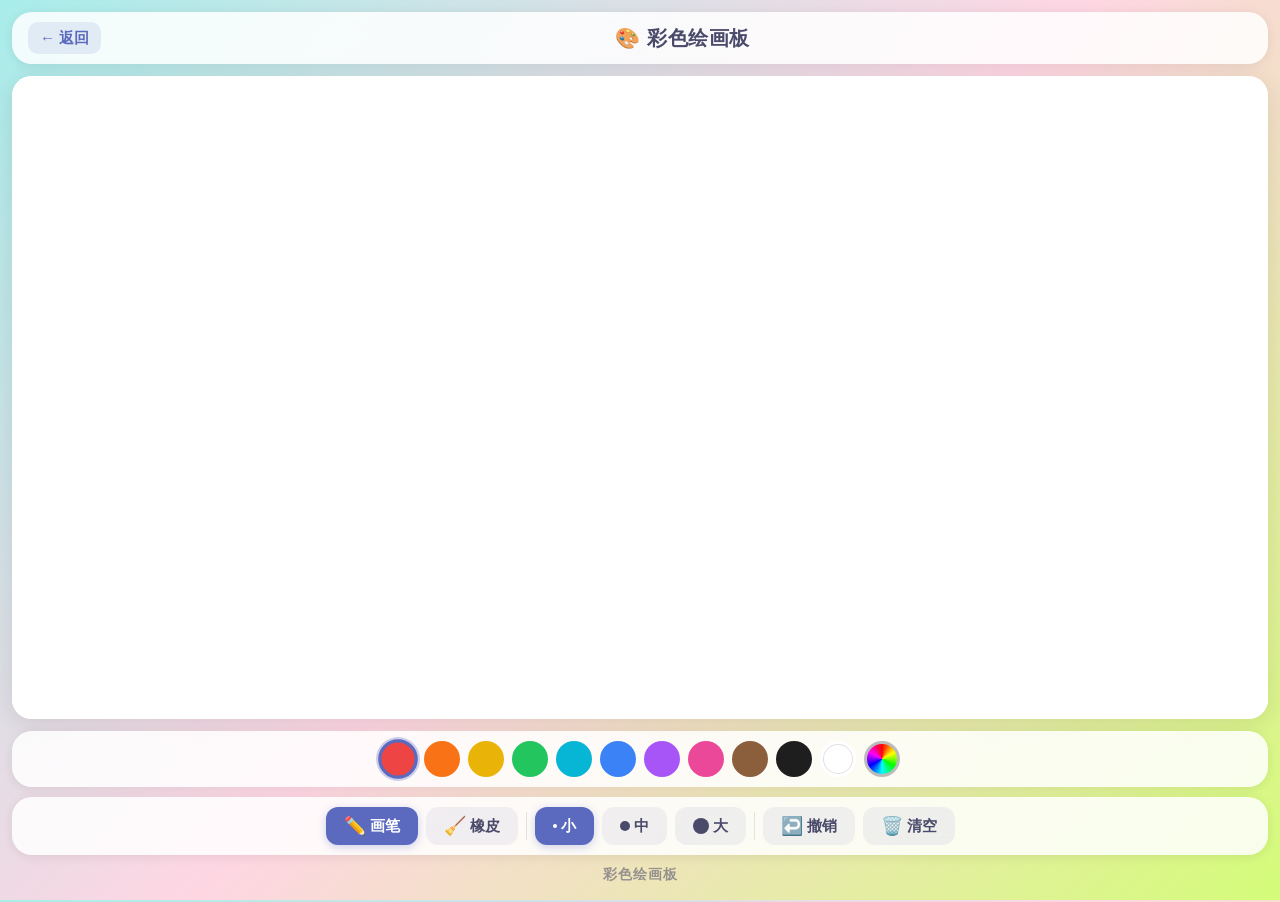
<file: games/drawing-board/index.html>
<!DOCTYPE html>
<html lang="zh-CN">
<head>
<meta charset="UTF-8">
<meta name="viewport" content="width=device-width, initial-scale=1.0, user-scalable=no">
<title>彩色绘画板</title>
<link rel="preconnect" href="https://fonts.googleapis.com">
<link rel="preconnect" href="https://fonts.gstatic.com" crossorigin>
<link href="https://fonts.googleapis.com/css2?family=Nunito:wght@400;600;700;800&display=swap" rel="stylesheet">
<style>
*, *::before, *::after {
  margin: 0;
  padding: 0;
  box-sizing: border-box;
  -webkit-tap-highlight-color: transparent;
}

html, body {
  height: 100%;
  overflow: hidden;
  font-family: 'Nunito', sans-serif;
  background: linear-gradient(135deg, #a8edea 0%, #fed6e3 50%, #d4fc79 100%);
  user-select: none;
  -webkit-user-select: none;
}

.app {
  display: flex;
  flex-direction: column;
  height: 100vh;
  max-width: 100vw;
  padding: 8px;
  gap: 8px;
}

/* ===== Top Toolbar ===== */
.top-bar {
  display: flex;
  align-items: center;
  gap: 12px;
  padding: 8px 12px;
  background: rgba(255, 255, 255, 0.85);
  border-radius: 16px;
  backdrop-filter: blur(12px);
  -webkit-backdrop-filter: blur(12px);
  box-shadow: 0 2px 12px rgba(0,0,0,0.08);
  flex-shrink: 0;
  min-height: 48px;
}

.back-link {
  display: inline-flex;
  align-items: center;
  gap: 4px;
  text-decoration: none;
  font-family: 'Nunito', sans-serif;
  font-weight: 700;
  font-size: 15px;
  color: #5b6abf;
  padding: 6px 12px;
  background: rgba(91, 106, 191, 0.12);
  border-radius: 10px;
  transition: background 0.2s, transform 0.1s;
  white-space: nowrap;
}
.back-link:hover { background: rgba(91, 106, 191, 0.22); }
.back-link:active { transform: scale(0.95); }

.app-title-top {
  font-family: 'Nunito', sans-serif;
  font-weight: 800;
  font-size: 18px;
  color: #4a4a6a;
  letter-spacing: 0.5px;
  flex: 1;
  text-align: center;
  white-space: nowrap;
  overflow: hidden;
  text-overflow: ellipsis;
}

/* ===== Canvas Area ===== */
.canvas-wrap {
  flex: 1;
  min-height: 0;
  background: #fff;
  border-radius: 20px;
  box-shadow: 0 4px 24px rgba(0,0,0,0.10), inset 0 0 0 2px rgba(255,255,255,0.6);
  position: relative;
  overflow: hidden;
}
.canvas-wrap canvas {
  display: block;
  width: 100%;
  height: 100%;
  touch-action: none;
  cursor: crosshair;
}

/* ===== Bottom Toolbar ===== */
.bottom-bar {
  display: flex;
  flex-direction: column;
  gap: 8px;
  flex-shrink: 0;
}

.toolbar-row {
  display: flex;
  align-items: center;
  flex-wrap: wrap;
  gap: 6px;
  padding: 8px 12px;
  background: rgba(255, 255, 255, 0.85);
  border-radius: 16px;
  backdrop-filter: blur(12px);
  -webkit-backdrop-filter: blur(12px);
  box-shadow: 0 2px 12px rgba(0,0,0,0.08);
}

.colors-row { justify-content: center; }
.tools-row { justify-content: center; }

/* ---- Color Swatches ---- */
.color-swatch {
  width: 32px;
  height: 32px;
  border-radius: 50%;
  border: 3px solid transparent;
  cursor: pointer;
  transition: transform 0.12s, border-color 0.12s, box-shadow 0.12s;
  flex-shrink: 0;
  position: relative;
}
.color-swatch:hover { transform: scale(1.12); }
.color-swatch:active { transform: scale(0.92); }
.color-swatch.active {
  border-color: #5b6abf;
  box-shadow: 0 0 0 2px rgba(91,106,191,0.30);
  transform: scale(1.10);
}
.color-swatch.picker-swatch {
  background: conic-gradient(red, yellow, lime, aqua, blue, magenta, red);
  border-color: #bbb;
}
.color-swatch.picker-swatch.active {
  border-color: #5b6abf;
}

/* ---- Custom Color Picker (hidden input) ---- */
#colorPickerInput {
  position: absolute;
  opacity: 0;
  width: 0;
  height: 0;
  pointer-events: none;
}

/* ---- Tool Buttons ---- */
.tool-btn {
  display: inline-flex;
  align-items: center;
  justify-content: center;
  gap: 4px;
  font-family: 'Nunito', sans-serif;
  font-weight: 700;
  font-size: 14px;
  padding: 6px 14px;
  border: none;
  border-radius: 12px;
  cursor: pointer;
  transition: background 0.15s, transform 0.1s, box-shadow 0.15s;
  background: rgba(200, 200, 220, 0.25);
  color: #4a4a6a;
  white-space: nowrap;
  min-height: 38px;
}
.tool-btn:hover { background: rgba(200, 200, 220, 0.45); }
.tool-btn:active { transform: scale(0.94); }
.tool-btn.active {
  background: #5b6abf;
  color: #fff;
  box-shadow: 0 2px 8px rgba(91,106,191,0.30);
}
.tool-btn .icon { font-size: 18px; line-height: 1; }

.size-btn {
  min-width: 38px;
  padding: 6px 10px;
}
.size-dot {
  display: inline-block;
  border-radius: 50%;
  background: currentColor;
}
.size-dot.sm { width: 4px; height: 4px; }
.size-dot.md { width: 10px; height: 10px; }
.size-dot.lg { width: 16px; height: 16px; }

/* ---- Separator ---- */
.separator {
  width: 1px;
  height: 28px;
  background: rgba(0,0,0,0.10);
  flex-shrink: 0;
}

/* ---- Footer Title ---- */
.app-title-bottom {
  text-align: center;
  font-family: 'Nunito', sans-serif;
  font-weight: 800;
  font-size: 14px;
  color: rgba(74, 74, 106, 0.55);
  padding-bottom: 4px;
  letter-spacing: 1px;
}

/* ---- Responsive tweaks ---- */
@media (min-width: 600px) {
  .app { padding: 12px; gap: 12px; }
  .top-bar { padding: 10px 16px; border-radius: 20px; }
  .bottom-bar { gap: 10px; }
  .toolbar-row { padding: 10px 16px; border-radius: 20px; gap: 8px; }
  .color-swatch { width: 36px; height: 36px; }
  .tool-btn { padding: 8px 18px; font-size: 15px; }
  .app-title-top { font-size: 20px; }
}
@media (max-width: 380px) {
  .color-swatch { width: 26px; height: 26px; }
  .tool-btn { font-size: 12px; padding: 4px 10px; min-height: 32px; }
  .app-title-top { font-size: 15px; }
}
</style>
</head>
<body>

<div class="app">

  <!-- Top Bar -->
  <div class="top-bar">
    <a class="back-link" href="../../index.html">← 返回</a>
    <span class="app-title-top">🎨 彩色绘画板</span>
  </div>

  <!-- Canvas -->
  <div class="canvas-wrap">
    <canvas id="drawCanvas"></canvas>
  </div>

  <!-- Bottom Bar -->
  <div class="bottom-bar">
    <!-- Colors Row -->
    <div class="toolbar-row colors-row" id="colorsRow">
      <!-- Color swatches injected by JS -->
    </div>

    <!-- Tools Row -->
    <div class="toolbar-row tools-row" id="toolsRow">
      <button class="tool-btn" data-tool="pen" data-active="true">
        <span class="icon">✏️</span> 画笔
      </button>
      <button class="tool-btn" data-tool="eraser">
        <span class="icon">🧹</span> 橡皮
      </button>
      <div class="separator"></div>
      <button class="tool-btn size-btn" data-size="2" data-active="true">
        <span class="size-dot sm"></span> 小
      </button>
      <button class="tool-btn size-btn" data-size="6">
        <span class="size-dot md"></span> 中
      </button>
      <button class="tool-btn size-btn" data-size="12">
        <span class="size-dot lg"></span> 大
      </button>
      <div class="separator"></div>
      <button class="tool-btn" id="undoBtn">
        <span class="icon">↩️</span> 撤销
      </button>
      <button class="tool-btn" id="clearBtn">
        <span class="icon">🗑️</span> 清空
      </button>
    </div>

    <!-- Footer Title -->
    <div class="app-title-bottom">彩色绘画板</div>
  </div>
</div>

<!-- Hidden custom color input -->
<input type="color" id="colorPickerInput" value="#ff0000">

<script>
(function() {
  'use strict';

  // ===== Preset Colors =====
  const COLORS = [
    { name: '红色', hex: '#ef4444' },
    { name: '橙色', hex: '#f97316' },
    { name: '黄色', hex: '#eab308' },
    { name: '绿色', hex: '#22c55e' },
    { name: '青色', hex: '#06b6d4' },
    { name: '蓝色', hex: '#3b82f6' },
    { name: '紫色', hex: '#a855f7' },
    { name: '粉色', hex: '#ec4899' },
    { name: '棕色', hex: '#8b5e3c' },
    { name: '黑色', hex: '#1e1e1e' },
    { name: '白色', hex: '#ffffff' },
  ];

  // ===== DOM Refs =====
  const canvas = document.getElementById('drawCanvas');
  const ctx = canvas.getContext('2d');
  const colorsRow = document.getElementById('colorsRow');
  const colorPickerInput = document.getElementById('colorPickerInput');
  const toolBtns = document.querySelectorAll('[data-tool]');
  const sizeBtns = document.querySelectorAll('[data-size]');
  const undoBtn = document.getElementById('undoBtn');
  const clearBtn = document.getElementById('clearBtn');

  // ===== State =====
  let isDrawing = false;
  let currentTool = 'pen';       // 'pen' | 'eraser'
  let currentColor = '#ef4444';
  let currentSize = 2;
  let lastX = 0;
  let lastY = 0;

  // Undo stack: array of ImageData
  const undoStack = [];
  const MAX_UNDO = 30;

  // ===== Canvas Sizing =====
  function resizeCanvas() {
    const wrap = canvas.parentElement;
    const rect = wrap.getBoundingClientRect();
    const dpr = window.devicePixelRatio || 1;
    canvas.width = rect.width * dpr;
    canvas.height = rect.height * dpr;
    ctx.scale(dpr, dpr);

    // Restore last drawing if we have a saved state
    if (undoStack.length > 0) {
      const imgData = undoStack[undoStack.length - 1];
      // We need to restore with scaling considered
      // Since we rescale, we save a clean snapshot after resize
    }

    // Draw white background
    ctx.fillStyle = '#ffffff';
    ctx.fillRect(0, 0, rect.width, rect.height);
  }

  // ===== Drawing Helpers =====
  function getPos(e) {
    const rect = canvas.getBoundingClientRect();
    let clientX, clientY;
    if (e.touches) {
      clientX = e.touches[0].clientX;
      clientY = e.touches[0].clientY;
      e.preventDefault();
    } else {
      clientX = e.clientX;
      clientY = e.clientY;
    }
    return {
      x: clientX - rect.left,
      y: clientY - rect.top,
    };
  }

  function startDrawing(e) {
    e.preventDefault();
    const pos = getPos(e);
    isDrawing = true;
    lastX = pos.x;
    lastY = pos.y;
    // Draw a single dot for tap
    ctx.beginPath();
    ctx.arc(lastX, lastY, currentSize / 2, 0, Math.PI * 2);
    ctx.fillStyle = currentTool === 'eraser' ? '#ffffff' : currentColor;
    ctx.fill();
  }

  function draw(e) {
    if (!isDrawing) return;
    e.preventDefault();

    const pos = getPos(e);
    const color = currentTool === 'eraser' ? '#ffffff' : currentColor;

    ctx.beginPath();
    ctx.moveTo(lastX, lastY);
    ctx.lineTo(pos.x, pos.y);
    ctx.strokeStyle = color;
    ctx.lineWidth = currentSize;
    ctx.lineCap = 'round';
    ctx.lineJoin = 'round';
    ctx.stroke();

    lastX = pos.x;
    lastY = pos.y;
  }

  function stopDrawing(e) {
    if (!isDrawing) return;
    isDrawing = false;
    e.preventDefault();
    saveState();
  }

  // ===== Undo System =====
  function saveState() {
    const wrap = canvas.parentElement;
    const rect = wrap.getBoundingClientRect();
    const dpr = window.devicePixelRatio || 1;
    const imgData = ctx.getImageData(0, 0, rect.width * dpr, rect.height * dpr);
    undoStack.push(imgData);
    if (undoStack.length > MAX_UNDO) {
      undoStack.shift();
    }
  }

  function undo() {
    if (undoStack.length <= 1) return;
    undoStack.pop(); // remove current
    const imgData = undoStack[undoStack.length - 1];
    const wrap = canvas.parentElement;
    const rect = wrap.getBoundingClientRect();
    const dpr = window.devicePixelRatio || 1;
    ctx.putImageData(imgData, 0, 0);
  }

  function clearCanvas() {
    const wrap = canvas.parentElement;
    const rect = wrap.getBoundingClientRect();
    ctx.fillStyle = '#ffffff';
    ctx.fillRect(0, 0, rect.width, rect.height);
    saveState();
  }

  // ===== Init canvas with blank white =====
  function initCanvas() {
    resizeCanvas();
    saveState();
  }

  // ===== Build Color Swatches =====
  function buildColors() {
    // Remove existing swatches except the picker input
    colorsRow.innerHTML = '';

    COLORS.forEach((c) => {
      const swatch = document.createElement('div');
      swatch.className = 'color-swatch';
      swatch.style.background = c.hex;
      // Add subtle border for white swatch
      if (c.hex === '#ffffff') {
        swatch.style.boxShadow = 'inset 0 0 0 1px rgba(0,0,0,0.12)';
      }
      swatch.dataset.color = c.hex;
      swatch.title = c.name;
      swatch.addEventListener('click', () => selectColor(c.hex, swatch));
      colorsRow.appendChild(swatch);
    });

    // Custom color picker swatch
    const pickerSwatch = document.createElement('div');
    pickerSwatch.className = 'color-swatch picker-swatch';
    pickerSwatch.title = '自定义颜色';
    pickerSwatch.addEventListener('click', () => {
      colorPickerInput.click();
    });
    colorsRow.appendChild(pickerSwatch);

    // Default: select first color (red)
    const firstSwatch = colorsRow.querySelector('.color-swatch');
    if (firstSwatch) firstSwatch.classList.add('active');
  }

  function selectColor(hex, el) {
    currentColor = hex;
    currentTool = 'pen';
    updateToolActive('pen');
    colorsRow.querySelectorAll('.color-swatch').forEach((s) => s.classList.remove('active'));
    el.classList.add('active');
  }

  // ===== Tool / Size Selection =====
  function updateToolActive(tool) {
    toolBtns.forEach((btn) => {
      const isActive = btn.dataset.tool === tool;
      btn.classList.toggle('active', isActive);
      btn.dataset.active = isActive ? 'true' : 'false';
    });
  }

  function updateSizeActive(size) {
    const sizeStr = String(size);
    sizeBtns.forEach((btn) => {
      const isActive = btn.dataset.size === sizeStr;
      btn.classList.toggle('active', isActive);
      btn.dataset.active = isActive ? 'true' : 'false';
    });
  }

  // ===== Events =====
  // --- Mouse events ---
  canvas.addEventListener('mousedown', startDrawing);
  canvas.addEventListener('mousemove', draw);
  canvas.addEventListener('mouseup', stopDrawing);
  canvas.addEventListener('mouseleave', (e) => {
    if (isDrawing) stopDrawing(e);
  });

  // --- Touch events ---
  canvas.addEventListener('touchstart', startDrawing, { passive: false });
  canvas.addEventListener('touchmove', draw, { passive: false });
  canvas.addEventListener('touchend', stopDrawing, { passive: false });
  canvas.addEventListener('touchcancel', stopDrawing, { passive: false });

  // --- Tool buttons ---
  toolBtns.forEach((btn) => {
    btn.addEventListener('click', () => {
      const tool = btn.dataset.tool;
      if (tool === 'pen' || tool === 'eraser') {
        currentTool = tool;
        updateToolActive(tool);
      }
    });
  });

  // --- Size buttons ---
  sizeBtns.forEach((btn) => {
    btn.addEventListener('click', () => {
      currentSize = Number(btn.dataset.size);
      updateSizeActive(currentSize);
    });
  });

  // --- Custom color picker ---
  colorPickerInput.addEventListener('input', (e) => {
    const hex = e.target.value;
    currentColor = hex;
    currentTool = 'pen';
    updateToolActive('pen');

    // Update picker swatch visual and remove active from others
    const pickerSwatch = colorsRow.querySelector('.picker-swatch');
    colorsRow.querySelectorAll('.color-swatch').forEach((s) => s.classList.remove('active'));
    if (pickerSwatch) {
      pickerSwatch.style.background = hex;
      pickerSwatch.classList.add('active');
    }
  });

  // --- Undo ---
  undoBtn.addEventListener('click', undo);

  // --- Clear ---
  clearBtn.addEventListener('click', () => {
    if (confirm('确定要清空画布吗？')) {
      clearCanvas();
    }
  });

  // ===== Resize Handling =====
  let resizeTimer;
  window.addEventListener('resize', () => {
    clearTimeout(resizeTimer);
    resizeTimer = setTimeout(() => {
      // Save current state, resize, then redraw
      const wrap = canvas.parentElement;
      const rect = wrap.getBoundingClientRect();
      const dpr = window.devicePixelRatio || 1;
      const oldImgData = ctx.getImageData(0, 0, rect.width * dpr, rect.height * dpr);
      resizeCanvas();
      // Restore the last saved state on new canvas
      if (undoStack.length > 0) {
        const lastState = undoStack[undoStack.length - 1];
        ctx.putImageData(lastState, 0, 0);
      }
    }, 200);
  });

  // ===== Orientation change =====
  window.addEventListener('orientationchange', () => {
    setTimeout(() => {
      window.dispatchEvent(new Event('resize'));
    }, 300);
  });

  // ===== Init =====
  buildColors();
  updateToolActive('pen');
  updateSizeActive(2);
  initCanvas();
})();
</script>
</body>
</html>
</file>
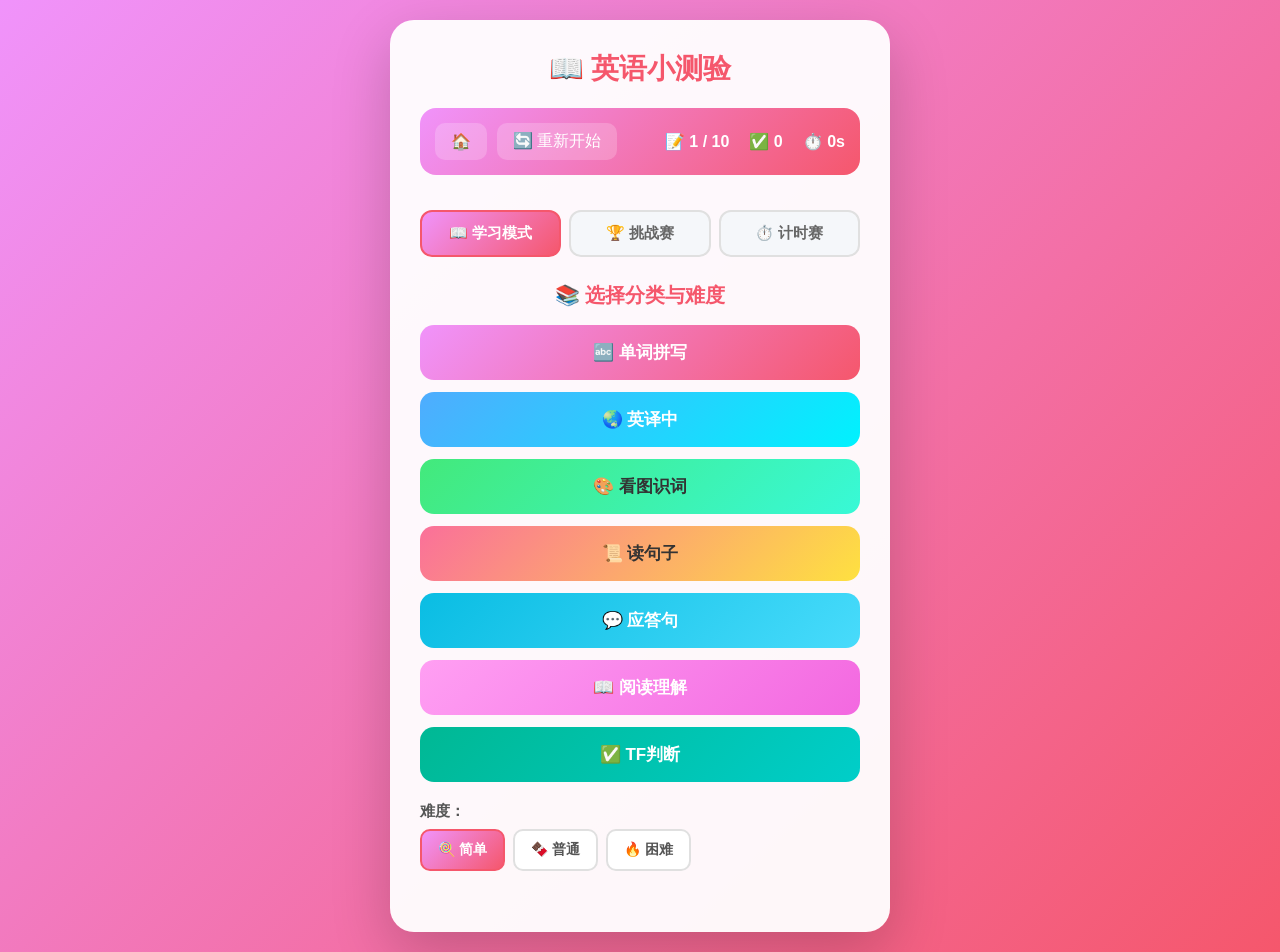
<file: games/english-quiz/index.html>
<!DOCTYPE html>
<html lang="zh-CN">
<head>
    <meta charset="UTF-8">
    <meta name="viewport" content="width=device-width, initial-scale=1.0">
    <title>英语小测验 - 快乐学习乐园</title>
    <style>
        * { margin: 0; padding: 0; box-sizing: border-box; }
        body {
            font-family: 'Segoe UI', 'PingFang SC', 'Microsoft YaHei', sans-serif;
            background: linear-gradient(135deg, #f093fb, #f5576c);
            min-height: 100vh;
            display: flex;
            flex-direction: column;
            align-items: center;
            padding: 20px;
        }
        #gameContainer {
            background: rgba(255,255,255,0.95);
            border-radius: 24px;
            padding: 30px;
            width: 100%;
            max-width: 500px;
            box-shadow: 0 20px 60px rgba(0,0,0,0.2);
        }
        #gameTitle {
            text-align: center;
            font-size: 28px;
            font-weight: 800;
            color: #f5576c;
            margin-bottom: 20px;
            display: flex;
            align-items: center;
            justify-content: center;
            gap: 10px;
        }
        #topBar {
            display: flex;
            justify-content: space-between;
            align-items: center;
            margin-bottom: 25px;
            padding: 15px;
            background: linear-gradient(135deg, #f093fb, #f5576c);
            border-radius: 16px;
            color: white;
        }
        #topBarLeft { display: flex; gap: 10px; }
        #topBarLeft button {
            background: rgba(255,255,255,0.2);
            border: none;
            color: white;
            padding: 8px 16px;
            border-radius: 10px;
            cursor: pointer;
            font-size: 16px;
            transition: all 0.3s;
        }
        #topBarLeft button:hover { background: rgba(255,255,255,0.3); transform: translateY(-2px); }
        #stats {
            display: flex;
            gap: 20px;
            font-size: 16px;
            font-weight: 600;
        }
        #startOverlay { text-align: center; padding: 10px 0; }

        /* ===== 模式标签 ===== */
        .mode-tabs {
            display: flex;
            gap: 8px;
            margin-bottom: 20px;
            justify-content: center;
        }
        .mode-tab {
            flex: 1;
            padding: 12px 8px;
            border: 2px solid #e0e0e0;
            border-radius: 12px;
            background: #f5f7fa;
            color: #666;
            font-size: 15px;
            font-weight: 700;
            cursor: pointer;
            transition: all 0.3s;
        }
        .mode-tab:hover { border-color: #f093fb; color: #f5576c; }
        .mode-tab.active {
            border-color: #f5576c;
            background: linear-gradient(135deg, #f093fb, #f5576c);
            color: white;
        }

        /* ===== 模式面板 ===== */
        .mode-panel { padding: 5px 0; }
        .mode-panel h2 {
            color: #f5576c;
            font-size: 20px;
            margin-bottom: 16px;
        }

        /* ===== 设置行 ===== */
        .setting-row {
            display: flex;
            flex-direction: column;
            gap: 8px;
            margin-bottom: 16px;
            text-align: left;
        }
        .setting-row > span {
            font-size: 15px;
            font-weight: 700;
            color: #555;
        }

        /* ===== 预设按钮组 ===== */
        .preset-btns {
            display: flex;
            gap: 8px;
            flex-wrap: wrap;
        }
        .preset-btn {
            padding: 10px 16px;
            border: 2px solid #e0e0e0;
            border-radius: 10px;
            background: white;
            color: #555;
            font-size: 14px;
            font-weight: 600;
            cursor: pointer;
            transition: all 0.2s;
        }
        .preset-btn:hover { border-color: #f093fb; color: #f5576c; }
        .preset-btn.active {
            border-color: #f5576c;
            background: linear-gradient(135deg, #f093fb, #f5576c);
            color: white;
        }

        /* ===== 自定义输入框 ===== */
        .challenge-input {
            width: 80px;
            padding: 8px 12px;
            border: 2px solid #e0e0e0;
            border-radius: 10px;
            font-size: 15px;
            font-weight: 600;
            text-align: center;
            outline: none;
            transition: border-color 0.2s;
        }
        .challenge-input:focus { border-color: #f5576c; }

        /* ===== 开始按钮 ===== */
        .start-btn {
            width: 100%;
            padding: 16px;
            border: none;
            border-radius: 14px;
            font-size: 18px;
            font-weight: 700;
            cursor: pointer;
            color: white;
            background: linear-gradient(135deg, #f093fb, #f5576c);
            transition: all 0.3s;
            margin-top: 8px;
        }
        .start-btn:hover { transform: translateY(-3px); box-shadow: 0 8px 25px rgba(245,87,108,0.4); }

        /* ===== 分类选择（纵向） ===== */
        .cat-select {
            display: flex;
            flex-direction: column;
            gap: 12px;
            margin-bottom: 20px;
        }
        .cat-btn {
            padding: 16px 20px;
            border: none;
            border-radius: 14px;
            font-size: 17px;
            font-weight: 700;
            cursor: pointer;
            transition: all 0.3s;
            color: white;
            display: flex;
            align-items: center;
            justify-content: center;
            gap: 10px;
        }
        .cat-btn:hover { transform: translateY(-3px); box-shadow: 0 8px 20px rgba(0,0,0,0.15); }
        .cat-btn:active { transform: translateY(0); }
        .cat-1 { background: linear-gradient(135deg, #f093fb, #f5576c); }
        .cat-2 { background: linear-gradient(135deg, #4facfe, #00f2fe); }
        .cat-3 { background: linear-gradient(135deg, #43e97b, #38f9d7); color: #333; }
        .cat-4 { background: linear-gradient(135deg, #fa709a, #fee140); color: #333; }
        .cat-5 { background: linear-gradient(135deg, #0abde3, #48dbfb); }
        .cat-6 { background: linear-gradient(135deg, #ff9ff3, #f368e0); }
        .cat-7 { background: linear-gradient(135deg, #00b894, #00cec9); }

        /* ===== TF判断模式（只显示2个按钮） ===== */
        #answerArea.tf-mode {
            grid-template-columns: repeat(2, 1fr);
        }
        #answerArea.tf-mode .answer-btn {
            font-size: 28px;
            padding: 25px 20px;
        }
        #answerArea.tf-mode .answer-btn:nth-child(3),
        #answerArea.tf-mode .answer-btn:nth-child(4) {
            display: none;
        }

        /* ===== 横向分类按钮（挑战/计时赛用） ===== */
        .cat-select-horiz {
            display: flex;
            gap: 8px;
            flex-wrap: wrap;
        }
        .cat-select-horiz .preset-btn {
            flex: 1;
            min-width: 100px;
            padding: 12px 10px;
            text-align: center;
        }

        /* ===== 计时器显示 ===== */
        .timer-display {
            font-size: 14px;
            font-weight: 700;
            color: #f5576c;
            text-align: center;
            margin-bottom: 12px;
        }

        /* ===== 说明文字 ===== */
        .mode-desc {
            font-size: 15px;
            color: #888;
            text-align: center;
            margin-bottom: 16px;
            line-height: 1.6;
        }

        /* ===== 难度标签颜色 ===== */
        .diff-tag {
            display: inline-block;
            padding: 2px 10px;
            border-radius: 20px;
            font-size: 12px;
            font-weight: 700;
        }
        .diff-tag-1 { background: #dfe6e9; color: #636e72; }
        .diff-tag-2 { background: #ffeaa7; color: #d68910; }
        .diff-tag-3 { background: #fab1a0; color: #c0392b; }

        /* ===== 游戏区域 ===== */
        #quizArea { display: none; }
        #catInfo {
            text-align: center;
            font-size: 14px;
            color: #666;
            margin-bottom: 15px;
            padding: 8px;
            background: #f5f7fa;
            border-radius: 10px;
        }
        #questionArea {
            text-align: center;
            padding: 30px 20px;
            background: linear-gradient(135deg, #f5f7fa, #c3cfe2);
            border-radius: 20px;
            margin-bottom: 25px;
            min-height: 120px;
        }
        #questionNumber { font-size: 14px; color: #666; margin-bottom: 10px; }
        #questionLabel {
            font-size: 13px;
            color: #999;
            margin-bottom: 6px;
        }
        #questionText {
            font-size: 32px;
            font-weight: 800;
            color: #2d3436;
            margin-bottom: 8px;
            word-break: break-word;
        }
        #questionHint {
            font-size: 14px;
            color: #636e72;
            margin-top: 6px;
        }
        #answerArea {
            display: grid;
            grid-template-columns: repeat(2, 1fr);
            gap: 12px;
        }
        .answer-btn {
            padding: 18px 10px;
            border: none;
            border-radius: 16px;
            font-size: 20px;
            font-weight: 700;
            cursor: pointer;
            transition: all 0.3s;
            background: linear-gradient(135deg, #f093fb, #f5576c);
            color: white;
            word-break: break-word;
        }
        .answer-btn:hover { transform: translateY(-2px); box-shadow: 0 8px 20px rgba(245,87,108,0.3); }
        .answer-btn:active { transform: translateY(0); }
        .answer-btn.correct { background: linear-gradient(135deg, #1dd1a1, #10ac84); }
        .answer-btn.wrong { background: linear-gradient(135deg, #ff6b6b, #ee5a24); }
        #feedback {
            text-align: center;
            margin-top: 20px;
            font-size: 20px;
            font-weight: 700;
            min-height: 30px;
        }
        #feedback.correct { color: #1dd1a1; }
        #feedback.wrong { color: #ff6b6b; }

        /* ===== 结果弹窗 ===== */
        #overlay {
            position: fixed;
            top: 0; left: 0;
            width: 100%; height: 100%;
            background: rgba(0,0,0,0.7);
            display: flex;
            align-items: center;
            justify-content: center;
            opacity: 0;
            pointer-events: none;
            transition: opacity 0.3s;
            z-index: 1000;
        }
        #overlay.show { opacity: 1; pointer-events: auto; }
        #overlayContent {
            background: white;
            border-radius: 24px;
            padding: 40px;
            text-align: center;
            max-width: 400px;
            width: 90%;
            box-shadow: 0 20px 60px rgba(0,0,0,0.3);
        }
        #overlayContent h2 { color: #f5576c; font-size: 32px; margin-bottom: 20px; }
        #finalStats { font-size: 18px; color: #666; margin-bottom: 30px; line-height: 1.8; }
        #overlayContent button {
            padding: 15px 40px;
            border: none;
            border-radius: 14px;
            font-size: 18px;
            font-weight: 700;
            cursor: pointer;
            background: linear-gradient(135deg, #f093fb, #f5576c);
            color: white;
            transition: all 0.3s;
        }
        #overlayContent button:hover { transform: translateY(-3px); box-shadow: 0 10px 25px rgba(245,87,108,0.4); }

        .confetti {
            position: fixed;
            width: 10px; height: 10px;
            animation: fall linear infinite;
            z-index: 9999;
        }
        @keyframes fall {
            0% { transform: translateY(-10vh) rotate(0deg); opacity: 1; }
            100% { transform: translateY(110vh) rotate(720deg); opacity: 0; }
        }

        @media (max-width: 480px) {
            #gameContainer { padding: 20px; }
            #questionText { font-size: 26px; }
            .answer-btn { padding: 14px 8px; font-size: 17px; }
            .cat-btn { padding: 13px 16px; font-size: 15px; }
            .mode-tab { font-size: 13px; padding: 10px 6px; }
            .preset-btn { font-size: 12px; padding: 8px 10px; }
            .cat-select-horiz .preset-btn { min-width: 70px; font-size: 12px; }
        }
    </style>
</head>
<body>
    <div id="gameContainer">
        <div id="gameTitle">📖 英语小测验</div>

        <div id="topBar">
            <div id="topBarLeft">
                <button onclick="location.href='../../'">🏠</button>
                <button onclick="restartGame()">🔄 重新开始</button>
            </div>
            <div id="stats">
                <span>📝 <span id="currentQ">1</span> / <span id="totalQ">10</span></span>
                <span>✅ <span id="score">0</span></span>
                <span>⏱️ <span id="timer">0</span>s</span>
            </div>
        </div>

        <div id="startOverlay">
            <!-- 模式标签 -->
            <div class="mode-tabs">
                <button class="mode-tab active" data-mode="study" onclick="switchMode('study')">📖 学习模式</button>
                <button class="mode-tab" data-mode="challenge" onclick="switchMode('challenge')">🏆 挑战赛</button>
                <button class="mode-tab" data-mode="timer" onclick="switchMode('timer')">⏱️ 计时赛</button>
            </div>

            <!-- 学习模式面板 -->
            <div class="mode-panel" id="panel-study">
                <h2>📚 选择分类与难度</h2>
                <div class="cat-select">
                    <button class="cat-btn cat-1" onclick="startStudy('spell')">🔤 单词拼写</button>
                    <button class="cat-btn cat-2" onclick="startStudy('translate')">🌏 英译中</button>
                    <button class="cat-btn cat-3" onclick="startStudy('emoji')">🎨 看图识词</button>
                    <button class="cat-btn cat-4" onclick="startStudy('sentence')">📜 读句子</button>
                    <button class="cat-btn cat-5" onclick="startStudy('response')">💬 应答句</button>
                    <button class="cat-btn cat-6" onclick="startStudy('reading')">📖 阅读理解</button>
                    <button class="cat-btn cat-7" onclick="startStudy('tfreading')">✅ TF判断</button>
                </div>
                <div class="setting-row">
                    <span>难度：</span>
                    <div class="preset-btns">
                        <button class="preset-btn active" data-diff="1" onclick="selectStudyDiff(1, this)">🍭 简单</button>
                        <button class="preset-btn" data-diff="2" onclick="selectStudyDiff(2, this)">🍫 普通</button>
                        <button class="preset-btn" data-diff="3" onclick="selectStudyDiff(3, this)">🔥 困难</button>
                    </div>
                </div>
            </div>

            <!-- 挑战赛面板 -->
            <div class="mode-panel" id="panel-challenge" style="display:none">
                <h2>🏆 挑战赛设置</h2>
                <div class="setting-row">
                    <span>分类：</span>
                    <div class="cat-select-horiz preset-btns">
                        <button class="preset-btn active" data-cat="spell" onclick="selectChallengeCat('spell', this)">🔤 单词拼写</button>
                        <button class="preset-btn" data-cat="translate" onclick="selectChallengeCat('translate', this)">🌏 英译中</button>
                        <button class="preset-btn" data-cat="emoji" onclick="selectChallengeCat('emoji', this)">🎨 看图识词</button>
                        <button class="preset-btn" data-cat="sentence" onclick="selectChallengeCat('sentence', this)">📜 读句子</button>
                        <button class="preset-btn" data-cat="response" onclick="selectChallengeCat('response', this)">💬 应答句</button>
                        <button class="preset-btn" data-cat="reading" onclick="selectChallengeCat('reading', this)">📖 阅读理解</button>
                        <button class="preset-btn" data-cat="tfreading" onclick="selectChallengeCat('tfreading', this)">✅ TF判断</button>
                    </div>
                </div>
                <div class="setting-row">
                    <span>难度：</span>
                    <div class="preset-btns">
                        <button class="preset-btn active" data-diff="1" onclick="selectChallengeDiff(1, this)">🍭 简单</button>
                        <button class="preset-btn" data-diff="2" onclick="selectChallengeDiff(2, this)">🍫 普通</button>
                        <button class="preset-btn" data-diff="3" onclick="selectChallengeDiff(3, this)">🔥 困难</button>
                    </div>
                </div>
                <div class="setting-row">
                    <span>题目数量：</span>
                    <div class="preset-btns">
                        <button class="preset-btn" data-count="5" onclick="selectChallengeCount(5, this)">5</button>
                        <button class="preset-btn active" data-count="10" onclick="selectChallengeCount(10, this)">10</button>
                        <button class="preset-btn" data-count="15" onclick="selectChallengeCount(15, this)">15</button>
                        <button class="preset-btn" data-count="20" onclick="selectChallengeCount(20, this)">20</button>
                        <input class="challenge-input" type="number" min="1" max="50" placeholder="自定义" oninput="onChallengeCountInput(this)">
                    </div>
                </div>
                <div class="setting-row">
                    <span>时间限制（秒）：</span>
                    <div class="preset-btns">
                        <button class="preset-btn" data-time="30" onclick="selectChallengeTime(30, this)">30</button>
                        <button class="preset-btn active" data-time="60" onclick="selectChallengeTime(60, this)">60</button>
                        <button class="preset-btn" data-time="90" onclick="selectChallengeTime(90, this)">90</button>
                        <button class="preset-btn" data-time="120" onclick="selectChallengeTime(120, this)">120</button>
                        <input class="challenge-input" type="number" min="10" max="600" placeholder="自定义" oninput="onChallengeTimeInput(this)">
                    </div>
                </div>
                <button class="start-btn" onclick="startChallenge()">🚀 开始挑战</button>
            </div>

            <!-- 计时赛面板 -->
            <div class="mode-panel" id="panel-timer" style="display:none">
                <h2>⏱️ 计时赛设置</h2>
                <div class="setting-row">
                    <span>分类：</span>
                    <div class="cat-select-horiz preset-btns">
                        <button class="preset-btn active" data-cat="spell" onclick="selectTimerCat('spell', this)">🔤 单词拼写</button>
                        <button class="preset-btn" data-cat="translate" onclick="selectTimerCat('translate', this)">🌏 英译中</button>
                        <button class="preset-btn" data-cat="emoji" onclick="selectTimerCat('emoji', this)">🎨 看图识词</button>
                        <button class="preset-btn" data-cat="sentence" onclick="selectTimerCat('sentence', this)">📜 读句子</button>
                        <button class="preset-btn" data-cat="response" onclick="selectTimerCat('response', this)">💬 应答句</button>
                        <button class="preset-btn" data-cat="reading" onclick="selectTimerCat('reading', this)">📖 阅读理解</button>
                        <button class="preset-btn" data-cat="tfreading" onclick="selectTimerCat('tfreading', this)">✅ TF判断</button>
                    </div>
                </div>
                <div class="setting-row">
                    <span>难度：</span>
                    <div class="preset-btns">
                        <button class="preset-btn active" data-diff="1" onclick="selectTimerDiff(1, this)">🍭 简单</button>
                        <button class="preset-btn" data-diff="2" onclick="selectTimerDiff(2, this)">🍫 普通</button>
                        <button class="preset-btn" data-diff="3" onclick="selectTimerDiff(3, this)">🔥 困难</button>
                    </div>
                </div>
                <p class="mode-desc">⚡ 尽可能快地答题！答完所有题目即结束，用时越短越好！</p>
                <button class="start-btn" onclick="startTimerRace()">⏱️ 开始计时赛</button>
            </div>
        </div>

        <div id="quizArea">
            <div id="catInfo"></div>
            <div id="timerDisplay" class="timer-display" style="display:none"></div>
            <div id="questionArea">
                <div id="questionNumber">第 1 题</div>
                <div id="questionLabel"></div>
                <div id="questionText"></div>
                <div id="questionHint"></div>
            </div>
            <div id="answerArea">
                <button class="answer-btn" onclick="checkAnswer(0)">A</button>
                <button class="answer-btn" onclick="checkAnswer(1)">B</button>
                <button class="answer-btn" onclick="checkAnswer(2)">C</button>
                <button class="answer-btn" onclick="checkAnswer(3)">D</button>
            </div>
            <div id="feedback"></div>
        </div>
    </div>

    <div id="overlay">
        <div id="overlayContent">
            <h2 id="resultTitle">🎉 挑战完成！</h2>
            <div id="finalStats">
                分类：<span id="finalCat"></span><br>
                得分：<span id="finalScore">0</span> / <span id="finalTotal">10</span><br>
                用时：<span id="finalTime">0</span> 秒<br>
                正确率：<span id="finalPercent">0%</span>
            </div>
            <button onclick="restartGame()">🔄 再来一次</button>
        </div>
    </div>

    <script>
        // ============================================================
        //  数据
        // ============================================================
        const questionBank = {
            // -------- 单词拼写 --------
            spell: [
                { q: '苹果', hint: '🍎 一种水果', opts: ['apple', 'aple', 'appel', 'aplle'], ans: 0, diff: 1 },
                { q: '小猫', hint: '🐱 宠物', opts: ['ket', 'cat', 'kat', 'cet'], ans: 1, diff: 1 },
                { q: '小狗', hint: '🐕 人类最好的朋友', opts: ['dawg', 'doj', 'dog', 'dok'], ans: 2, diff: 1 },
                { q: '书', hint: '📖 用来阅读', opts: ['buk', 'bok', 'book', 'boke'], ans: 2, diff: 1 },
                { q: '汽车', hint: '🚗 交通工具', opts: ['car', 'kar', 'carr', 'karr'], ans: 0, diff: 1 },
                { q: '鱼', hint: '🐟 在水里游', opts: ['fesh', 'fish', 'fsh', 'fisch'], ans: 1, diff: 1 },
                { q: '鸟', hint: '🐦 在天上飞', opts: ['berd', 'burd', 'bird', 'berd'], ans: 2, diff: 1 },
                { q: '太阳', hint: '☀️ 天上的恒星', opts: ['son', 'sun', 'sunn', 'san'], ans: 1, diff: 1 },
                { q: '月亮', hint: '🌙 晚上的天空', opts: ['mun', 'mon', 'moon', 'moone'], ans: 2, diff: 1 },
                { q: '花', hint: '🌸 植物的一部分', opts: ['flor', 'flawer', 'flower', 'floure'], ans: 2, diff: 2 },
                { q: '树', hint: '🌳 高大的植物', opts: ['tre', 'tree', 'trea', 'trey'], ans: 1, diff: 2 },
                { q: '水', hint: '💧 透明的液体', opts: ['wter', 'water', 'watar', 'watter'], ans: 1, diff: 2 },
                { q: '学校', hint: '🏫 学习的地方', opts: ['skool', 'scholl', 'school', 'scool'], ans: 2, diff: 2 },
                { q: '铅笔', hint: '✏️ 写字用的', opts: ['pencil', 'pensil', 'pencel', 'pensle'], ans: 0, diff: 2 },
                { q: '椅子', hint: '🪑 用来坐', opts: ['chare', 'chear', 'cheir', 'chair'], ans: 3, diff: 2 },
                { q: '桌子', hint: '🪵 放东西的家具', opts: ['tabl', 'teble', 'table', 'tabel'], ans: 2, diff: 2 },
                { q: '红色', hint: '🔴 颜色', opts: ['rad', 'read', 'red', 'rid'], ans: 2, diff: 2 },
                { q: '蓝色', hint: '🔵 天空的颜色', opts: ['bloo', 'blu', 'blew', 'blue'], ans: 3, diff: 3 },
                { q: '大', hint: '📏 尺寸很大', opts: ['bik', 'big', 'beg', 'byg'], ans: 1, diff: 3 },
                { q: '小', hint: '📐 尺寸很小', opts: ['smol', 'smal', 'small', 'smile'], ans: 2, diff: 3 },
                { q: '开心', hint: '😊 心情好', opts: ['hapy', 'happy', 'happi', 'heppy'], ans: 1, diff: 3 },
                { q: '老师', hint: '👩‍🏫 教你知识的人', opts: ['techer', 'tichar', 'ticher', 'teacher'], ans: 3, diff: 3 },
                { q: '朋友', hint: '🤝 和你一起玩的人', opts: ['freind', 'frind', 'friend', 'frend'], ans: 2, diff: 3 },
                { q: '厨房', hint: '🍳 做饭的地方', opts: ['kitchen', 'kitchan', 'kichen', 'kitchin'], ans: 0, diff: 3 },
                { q: '香蕉', hint: '🍌 黄色的水果', opts: ['bananna', 'banan', 'banana', 'bannana'], ans: 2, diff: 3 },
                // --- 新增题目 ---
                { q: '牛奶', hint: '🥛 白色饮品', opts: ['milk', 'melk', 'mulk', 'malk'], ans: 0, diff: 1 },
                { q: '鸡蛋', hint: '🥚 圆圆的食物', opts: ['eg', 'egg', 'egge', 'ekk'], ans: 1, diff: 1 },
                { q: '男孩', hint: '👦 男生', opts: ['boi', 'boy', 'boey', 'bey'], ans: 1, diff: 1 },
                { q: '女孩', hint: '👧 女生', opts: ['gerl', 'gril', 'girl', 'gurl'], ans: 2, diff: 1 },
                { q: '好的', hint: '👍 表示赞同', opts: ['god', 'gud', 'goed', 'good'], ans: 3, diff: 1 },
                { q: '家庭', hint: '👨‍👩‍👧‍👦 和家人在一起', opts: ['famly', 'famel', 'family', 'fammly'], ans: 2, diff: 2 },
                { q: '生日', hint: '🎂 一年一次', opts: ['birthday', 'berthday', 'birthdey', 'birdday'], ans: 0, diff: 2 },
                { q: '颜色', hint: '🎨 红橙黄绿', opts: ['coloer', 'color', 'culor', 'colur'], ans: 1, diff: 2 },
                { q: '动物', hint: '🐾 小猫小狗都是', opts: ['anmal', 'anemal', 'animal', 'animel'], ans: 2, diff: 2 },
                { q: '谢谢', hint: '🙏 表达感谢', opts: ['thank', 'thinks', 'thenk', 'thunk'], ans: 0, diff: 2 },
                { q: '美丽的', hint: '💐 形容好看', opts: ['beatiful', 'beautful', 'beautiful', 'bautiful'], ans: 2, diff: 3 },
                { q: '图书馆', hint: '📚 看书的地方', opts: ['libary', 'librery', 'library', 'librery'], ans: 2, diff: 3 },
                { q: '最喜欢的', hint: '❤️ 你最喜欢的', opts: ['favorite', 'favourite', 'favrite', 'favurite'], ans: 0, diff: 3 },
                { q: '星期三', hint: '📅 一周的中间', opts: ['Wensday', 'Wednsday', 'Wednesday', 'Wedensday'], ans: 2, diff: 3 },
                { q: '早餐', hint: '🌅 早上吃的饭', opts: ['breakfirst', 'brekfast', 'breakfest', 'breakfast'], ans: 3, diff: 3 },
            ],
            // -------- 英译中 --------
            translate: [
                { q: 'apple', hint: '这是什么水果？', opts: ['苹果', '香蕉', '橘子', '西瓜'], ans: 0, diff: 1 },
                { q: 'cat', hint: '这是什么动物？', opts: ['狗', '猫', '鸟', '鱼'], ans: 1, diff: 1 },
                { q: 'dog', hint: '这是什么动物？', opts: ['猫', '鸟', '狗', '兔子'], ans: 2, diff: 1 },
                { q: 'book', hint: '这是什么东西？', opts: ['笔', '纸', '本子', '书'], ans: 3, diff: 1 },
                { q: 'sun', hint: '天上的', opts: ['月亮', '星星', '太阳', '云'], ans: 2, diff: 1 },
                { q: 'water', hint: '透明的液体', opts: ['果汁', '牛奶', '水', '茶'], ans: 2, diff: 1 },
                { q: 'school', hint: '你去哪里学习？', opts: ['家', '公园', '医院', '学校'], ans: 3, diff: 1 },
                { q: 'happy', hint: '你的心情', opts: ['伤心', '开心', '生气', '害怕'], ans: 1, diff: 1 },
                { q: 'big', hint: '和大相反的是？', opts: ['小', '大', '长', '短'], ans: 0, diff: 1 },
                { q: 'small', hint: '和小相反的是？', opts: ['大', '小', '高', '矮'], ans: 1, diff: 2 },
                { q: 'bird', hint: '在天上飞的', opts: ['鱼', '蛇', '鸟', '马'], ans: 2, diff: 2 },
                { q: 'fish', hint: '在水里游的', opts: ['青蛙', '鱼', '虾', '蟹'], ans: 1, diff: 2 },
                { q: 'teacher', hint: '教你知识的人', opts: ['医生', '警察', '老师', '司机'], ans: 2, diff: 2 },
                { q: 'friend', hint: '和你一起玩的人', opts: ['敌人', '陌生人', '对手', '朋友'], ans: 3, diff: 2 },
                { q: 'red', hint: '这是什么颜色？', opts: ['蓝色', '红色', '绿色', '黄色'], ans: 1, diff: 2 },
                { q: 'blue', hint: '天空是什么颜色？', opts: ['红色', '绿色', '蓝色', '白色'], ans: 2, diff: 2 },
                { q: 'moon', hint: '晚上天上有什么？', opts: ['太阳', '月亮', '星星', '云'], ans: 1, diff: 2 },
                { q: 'pencil', hint: '写字用的', opts: ['尺子', '橡皮', '铅笔', '钢笔'], ans: 2, diff: 3 },
                { q: 'chair', hint: '用来坐的家具', opts: ['桌子', '床', '椅子', '柜子'], ans: 2, diff: 3 },
                { q: 'flower', hint: '花园里有什么？', opts: ['草', '树', '石头', '花'], ans: 3, diff: 3 },
                { q: 'kitchen', hint: '做饭的地方', opts: ['卧室', '客厅', '厨房', '厕所'], ans: 2, diff: 3 },
                { q: 'banana', hint: '黄色的水果', opts: ['苹果', '香蕉', '葡萄', '桃子'], ans: 1, diff: 3 },
                { q: 'green', hint: '草是什么颜色？', opts: ['红色', '蓝色', '绿色', '黄色'], ans: 2, diff: 3 },
                { q: 'car', hint: '四个轮子的交通工具', opts: ['自行车', '汽车', '火车', '飞机'], ans: 1, diff: 3 },
                { q: 'tree', hint: '高大的植物', opts: ['花', '草', '树', '蘑菇'], ans: 2, diff: 3 },
                // --- 新增题目 ---
                { q: 'hello', hint: '见面时说的话', opts: ['再见', '你好', '谢谢', '对不起'], ans: 1, diff: 1 },
                { q: 'goodbye', hint: '分别时说的话', opts: ['你好', '再见', '早上好', '晚上好'], ans: 1, diff: 1 },
                { q: 'yes', hint: '表示同意', opts: ['不', '是/对', '也许', '当然'], ans: 1, diff: 1 },
                { q: 'no', hint: '表示不同意', opts: ['是', '好', '不', '行'], ans: 2, diff: 1 },
                { q: 'mother', hint: '最爱你的女人', opts: ['爸爸', '妈妈', '姐姐', '奶奶'], ans: 1, diff: 1 },
                { q: 'breakfast', hint: '一天的第一顿饭', opts: ['午餐', '晚餐', '早餐', '点心'], ans: 2, diff: 2 },
                { q: 'dinner', hint: '晚上的那顿饭', opts: ['早餐', '午餐', '晚餐', '夜宵'], ans: 2, diff: 2 },
                { q: 'weather', hint: '外面是晴是雨', opts: ['季节', '天气', '温度', '气候'], ans: 1, diff: 2 },
                { q: 'music', hint: '🎵 好听的声音', opts: ['画画', '舞蹈', '音乐', '诗歌'], ans: 2, diff: 2 },
                { q: 'garden', hint: '🌻 种花的地方', opts: ['厨房', '教室', '操场', '花园'], ans: 3, diff: 2 },
                { q: 'telephone', hint: '☎️ 用来通话', opts: ['电视', '电脑', '电话', '电灯'], ans: 2, diff: 3 },
                { q: 'umbrella', hint: '🌂 下雨天要用', opts: ['雨衣', '雨伞', '雨鞋', '雨披'], ans: 1, diff: 3 },
                { q: 'holiday', hint: '🏖️ 不用上学的日子', opts: ['周末', '节日/假期', '生日', '纪念日'], ans: 1, diff: 3 },
                { q: 'newspaper', hint: '📰 每天出版的读物', opts: ['杂志', '书本', '报纸', '信件'], ans: 2, diff: 3 },
                { q: 'hospital', hint: '🏥 生病去的地方', opts: ['学校', '银行', '医院', '超市'], ans: 2, diff: 3 },
            ],
            // -------- 看图识词 --------
            emoji: [
                { q: '🍎', hint: '这是什么水果？', opts: ['banana', 'apple', 'orange', 'grape'], ans: 1, diff: 1 },
                { q: '🐱', hint: '这是什么动物？', opts: ['dog', 'bird', 'cat', 'fish'], ans: 2, diff: 1 },
                { q: '🐕', hint: '这是什么动物？', opts: ['cat', 'dog', 'rabbit', 'duck'], ans: 1, diff: 1 },
                { q: '☀️', hint: '天上有什么？', opts: ['moon', 'star', 'cloud', 'sun'], ans: 3, diff: 1 },
                { q: '🌙', hint: '晚上天上的', opts: ['sun', 'moon', 'star', 'rain'], ans: 1, diff: 1 },
                { q: '🌸', hint: '植物的一部分', opts: ['leaf', 'tree', 'flower', 'grass'], ans: 2, diff: 1 },
                { q: '🐟', hint: '在水里游', opts: ['bird', 'fish', 'snake', 'frog'], ans: 1, diff: 1 },
                { q: '🐦', hint: '在天上飞', opts: ['fish', 'butterfly', 'bird', 'bee'], ans: 2, diff: 1 },
                { q: '🍌', hint: '黄色的水果', opts: ['apple', 'pear', 'banana', 'peach'], ans: 2, diff: 1 },
                { q: '🚗', hint: '四个轮子的', opts: ['bike', 'car', 'bus', 'train'], ans: 1, diff: 2 },
                { q: '🏫', hint: '你去这里学习', opts: ['park', 'hospital', 'school', 'library'], ans: 2, diff: 2 },
                { q: '✏️', hint: '写字用的', opts: ['ruler', 'pencil', 'eraser', 'pen'], ans: 1, diff: 2 },
                { q: '🪑', hint: '用来坐的', opts: ['table', 'bed', 'chair', 'door'], ans: 2, diff: 2 },
                { q: '📖', hint: '用来阅读', opts: ['book', 'notebook', 'paper', 'map'], ans: 0, diff: 2 },
                { q: '🔴', hint: '这是什么颜色？', opts: ['yellow', 'blue', 'green', 'red'], ans: 3, diff: 2 },
                { q: '🔵', hint: '天空的颜色', opts: ['red', 'blue', 'green', 'white'], ans: 1, diff: 2 },
                { q: '🟢', hint: '草的颜色', opts: ['red', 'blue', 'green', 'yellow'], ans: 2, diff: 2 },
                { q: '🍊', hint: '橙色的水果', opts: ['apple', 'banana', 'orange', 'grape'], ans: 2, diff: 3 },
                { q: '🍓', hint: '红色的小水果', opts: ['watermelon', 'strawberry', 'cherry', 'apple'], ans: 1, diff: 3 },
                { q: '🌳', hint: '高大的植物', opts: ['flower', 'tree', 'grass', 'bush'], ans: 1, diff: 3 },
                { q: '🍉', hint: '绿色外皮红色果肉', opts: ['watermelon', 'apple', 'pear', 'orange'], ans: 0, diff: 3 },
                { q: '🐰', hint: '长耳朵的动物', opts: ['cat', 'dog', 'rabbit', 'mouse'], ans: 2, diff: 3 },
                { q: '🐒', hint: '喜欢爬树吃香蕉', opts: ['monkey', 'elephant', 'tiger', 'lion'], ans: 0, diff: 3 },
                { q: '🐘', hint: '体型最大的陆地动物', opts: ['tiger', 'elephant', 'giraffe', 'bear'], ans: 1, diff: 3 },
                { q: '🦁', hint: '森林之王', opts: ['tiger', 'lion', 'wolf', 'fox'], ans: 1, diff: 3 },
                // --- 新增题目 ---
                { q: '🐶', hint: '这是什么动物？', opts: ['cat', 'dog', 'bird', 'fish'], ans: 1, diff: 1 },
                { q: '🐼', hint: '黑白色的动物', opts: ['bear', 'panda', 'rabbit', 'horse'], ans: 1, diff: 1 },
                { q: '🐧', hint: '不会飞的鸟', opts: ['duck', 'chicken', 'penguin', 'swan'], ans: 2, diff: 1 },
                { q: '🐸', hint: '绿色的，会跳', opts: ['frog', 'fish', 'snake', 'turtle'], ans: 0, diff: 1 },
                { q: '🦋', hint: '有漂亮翅膀', opts: ['bird', 'butterfly', 'bee', 'dragonfly'], ans: 1, diff: 1 },
                { q: '🐬', hint: '海洋里的聪明动物', opts: ['fish', 'shark', 'dolphin', 'whale'], ans: 2, diff: 2 },
                { q: '🦉', hint: '晚上活动的鸟，很聪明', opts: ['owl', 'eagle', 'crow', 'parrot'], ans: 0, diff: 2 },
                { q: '🐊', hint: '水里的爬行动物', opts: ['lizard', 'snake', 'crocodile', 'turtle'], ans: 2, diff: 2 },
                { q: '🦊', hint: '橙色的，很狡猾', opts: ['wolf', 'fox', 'dog', 'tiger'], ans: 1, diff: 2 },
                { q: '🦒', hint: '脖子最长的动物', opts: ['elephant', 'giraffe', 'horse', 'camel'], ans: 1, diff: 2 },
                { q: '🌈', hint: '雨后的天空', opts: ['cloud', 'rainbow', 'lightning', 'thunder'], ans: 1, diff: 3 },
                { q: '🎪', hint: '表演节目的地方', opts: ['theatre', 'circus', 'museum', 'cinema'], ans: 1, diff: 3 },
                { q: '⚓', hint: '船用的东西', opts: ['anchor', 'sail', 'wheel', 'rope'], ans: 0, diff: 3 },
                { q: '🎭', hint: '表演用的面具', opts: ['mask', 'hat', 'glasses', 'crown'], ans: 0, diff: 3 },
                { q: '🎠', hint: '游乐园里转圈圈的', opts: ['swing', 'slide', 'merry-go-round', 'rollercoaster'], ans: 2, diff: 3 },
            ],
            // -------- 读句子 --------
            sentence: [
                { q: 'I like apples.', hint: '这句话是什么意思？', opts: ['我讨厌苹果', '我喜欢苹果', '我吃苹果', '我有苹果'], ans: 1, diff: 1 },
                { q: 'This is a cat.', hint: '这句话是什么意思？', opts: ['那是一只猫', '这是一只猫', '这是一只狗', '那是一只狗'], ans: 1, diff: 1 },
                { q: 'I go to school.', hint: '这句话是什么意思？', opts: ['我回家', '我去公园', '我去学校', '我睡觉'], ans: 2, diff: 1 },
                { q: 'The sun is big.', hint: '这句话是什么意思？', opts: ['太阳很大', '月亮很亮', '星星很多', '天空很蓝'], ans: 0, diff: 1 },
                { q: 'I have a book.', hint: '这句话是什么意思？', opts: ['我丢了一本书', '我买了一本书', '我有一本书', '我看了一本书'], ans: 2, diff: 1 },
                { q: 'The bird can fly.', hint: '这句话是什么意思？', opts: ['鸟会游泳', '鸟会飞', '鸟会跑', '鸟会跳'], ans: 1, diff: 1 },
                { q: 'She is happy.', hint: '她怎么了？', opts: ['她很难过', '她很开心', '她很生气', '她很累'], ans: 1, diff: 1 },
                { q: 'I love my mom.', hint: '这句话是什么意思？', opts: ['我爱我的爸爸', '我爱我的妈妈', '我爱我的老师', '我爱我的朋友'], ans: 1, diff: 1 },
                { q: 'This is a red apple.', hint: '这是一个什么样的苹果？', opts: ['绿色的', '黄色的', '红色的', '大的'], ans: 2, diff: 1 },
                { q: 'The dog is running.', hint: '狗在做什么？', opts: ['睡觉', '吃东西', '跑步', '游泳'], ans: 2, diff: 2 },
                { q: 'I can see a star.', hint: '我看到了什么？', opts: ['月亮', '太阳', '星星', '云'], ans: 2, diff: 2 },
                { q: 'The fish is small.', hint: '鱼怎么样？', opts: ['很大', '很小', '很长', '很胖'], ans: 1, diff: 2 },
                { q: 'We are friends.', hint: '这句话是什么意思？', opts: ['我们是同学', '我们是朋友', '我们是家人', '我们是邻居'], ans: 1, diff: 2 },
                { q: 'The flower is red.', hint: '花是什么颜色？', opts: ['黄色', '蓝色', '红色', '白色'], ans: 2, diff: 2 },
                { q: 'I have two cats.', hint: '我有几只猫？', opts: ['一只', '两只', '三只', '很多'], ans: 1, diff: 2 },
                { q: 'She reads a book.', hint: '她在做什么？', opts: ['写字', '画画', '读书', '唱歌'], ans: 2, diff: 2 },
                { q: 'The sky is blue.', hint: '天空是什么颜色？', opts: ['红色', '白色', '蓝色', '灰色'], ans: 2, diff: 2 },
                { q: 'I like to draw.', hint: '我喜欢做什么？', opts: ['唱歌', '跳舞', '画画', '跑步'], ans: 2, diff: 3 },
                { q: 'Good morning!', hint: '什么时候说的话？', opts: ['晚上', '下午', '早上', '中午'], ans: 2, diff: 3 },
                { q: 'Thank you!', hint: '什么时候说？', opts: ['请求时', '道歉时', '感谢时', '告别时'], ans: 2, diff: 3 },
                { q: 'I am seven years old.', hint: '这句话在说什么？', opts: ['我七岁', '我上学', '我一年级', '我七点起床'], ans: 0, diff: 3 },
                { q: 'The pencil is on the table.', hint: '铅笔在哪里？', opts: ['在书包里', '在桌子上', '在地上', '在椅子上'], ans: 1, diff: 3 },
                { q: 'My father is tall.', hint: '爸爸怎么样？', opts: ['很矮', '很高', '很胖', '很瘦'], ans: 1, diff: 3 },
                { q: 'Let\'s play together!', hint: '这句话在说什么？', opts: ['一起学习', '一起玩', '一起吃饭', '一起回家'], ans: 1, diff: 3 },
                { q: 'I can swim.', hint: '我会做什么？', opts: ['跑步', '游泳', '跳绳', '踢球'], ans: 1, diff: 3 },
                // --- 新增题目 ---
                { q: 'I am a student.', hint: '这句话在说什么？', opts: ['我是老师', '我是学生', '我是医生', '我是警察'], ans: 1, diff: 1 },
                { q: 'She is my friend.', hint: '她是谁？', opts: ['我的妈妈', '我的老师', '我的朋友', '我的姐姐'], ans: 2, diff: 1 },
                { q: 'The cat is white.', hint: '猫是什么颜色？', opts: ['黑色', '白色', '黄色', '灰色'], ans: 1, diff: 1 },
                { q: 'I like to eat.', hint: '我喜欢做什么？', opts: ['喝水', '睡觉', '吃东西', '跑步'], ans: 2, diff: 1 },
                { q: 'He is a boy.', hint: '他是？', opts: ['女孩', '男孩', '男人', '老师'], ans: 1, diff: 1 },
                { q: 'My mother is a teacher.', hint: '妈妈是做什么的？', opts: ['医生', '老师', '护士', '警察'], ans: 1, diff: 2 },
                { q: 'I have three books.', hint: '我有几本书？', opts: ['两本', '三本', '四本', '一本'], ans: 1, diff: 2 },
                { q: 'The ball is under the table.', hint: '球在哪里？', opts: ['桌子上', '桌子下', '桌子旁', '桌子里'], ans: 1, diff: 2 },
                { q: 'She puts on her hat.', hint: '她在做什么？', opts: ['脱帽子', '戴帽子', '洗帽子', '买帽子'], ans: 1, diff: 2 },
                { q: 'The dog is eating a bone.', hint: '狗在做什么？', opts: ['喝水', '吃肉', '啃骨头', '睡觉'], ans: 2, diff: 2 },
                { q: 'He goes to school by bus every day.', hint: '他怎么去学校？', opts: ['走路', '骑车', '坐公交', '坐地铁'], ans: 2, diff: 3 },
                { q: 'My sister is older than me.', hint: '姐姐比我？', opts: ['小', '大', '矮', '胖'], ans: 1, diff: 3 },
                { q: 'There are seven days in a week.', hint: '这句话在说什么？', opts: ['一周有五天', '一周有七天', '一天有七小时', '一周有七天假'], ans: 1, diff: 3 },
                { q: 'The museum is between the bank and the park.', hint: '博物馆在哪里？', opts: ['银行旁边', '公园旁边', '银行和公园之间', '银行对面'], ans: 2, diff: 3 },
                { q: 'If it rains tomorrow, I will stay at home.', hint: '如果明天下雨，我会？', opts: ['出去玩', '去上学', '待在家', '去公园'], ans: 2, diff: 3 },
            ],
            // -------- 应答句 --------
            response: [
                // 简单 diff:1
                { q: 'How are you?', hint: '别人问候你', opts: ['I\'m fine, thank you.', 'I\'m five.', 'I\'m a student.', 'Goodbye!'], ans: 0, diff: 1 },
                { q: 'What\'s your name?', hint: '别人问你名字', opts: ['I\'m 7 years old.', 'My name is Tom.', 'I like apples.', 'I\'m from China.'], ans: 1, diff: 1 },
                { q: 'Nice to meet you!', hint: '初次见面', opts: ['Goodbye!', 'Thank you!', 'Nice to meet you too!', 'Sorry!'], ans: 2, diff: 1 },
                { q: 'Good morning!', hint: '早上好', opts: ['Good night!', 'Good morning!', 'Goodbye!', 'Thank you!'], ans: 1, diff: 1 },
                { q: 'Thank you!', hint: '别人感谢你', opts: ['Yes, please.', 'You\'re welcome.', 'Thank you too.', 'I\'m sorry.'], ans: 1, diff: 1 },
                { q: 'How old are you?', hint: '别人问你年龄', opts: ['I\'m fine.', 'I\'m 8 years old.', 'I\'m a boy.', 'I\'m tall.'], ans: 1, diff: 1 },
                // 普通 diff:2
                { q: 'Where are you from?', hint: '别人问你来自哪里', opts: ['I\'m from China.', 'I\'m a student.', 'I\'m 9 years old.', 'I like reading.'], ans: 0, diff: 2 },
                { q: 'What\'s this? (pointing to a book)', hint: '问这是什么', opts: ['It\'s a pen.', 'It\'s a book.', 'It\'s a desk.', 'It\'s a bag.'], ans: 1, diff: 2 },
                { q: 'Can you swim?', hint: '问你会不会游泳', opts: ['Yes, I do.', 'Yes, I can.', 'Yes, I am.', 'Yes, I like.'], ans: 1, diff: 2 },
                { q: 'Do you like apples?', hint: '问你喜欢苹果吗', opts: ['Yes, I can.', 'Yes, I am.', 'Yes, I do.', 'Yes, I like.'], ans: 2, diff: 2 },
                { q: 'What time is it?', hint: '问现在几点', opts: ['It\'s 7 o\'clock.', 'It\'s Monday.', 'It\'s sunny.', 'It\'s 2026.'], ans: 0, diff: 2 },
                { q: 'What day is it today?', hint: '问今天星期几', opts: ['It\'s 7 o\'clock.', 'It\'s Monday.', 'It\'s January.', 'It\'s 2026.'], ans: 1, diff: 2 },
                { q: 'Is this your pencil?', hint: '问这是你的铅笔吗', opts: ['Yes, it is.', 'Yes, I am.', 'Yes, I do.', 'Yes, there is.'], ans: 0, diff: 2 },
                // 困难 diff:3
                { q: 'Would you like some tea?', hint: '问你要不要喝茶', opts: ['Yes, I like.', 'Yes, please.', 'Yes, I would.', 'Yes, I do.'], ans: 1, diff: 3 },
                { q: 'How much is this book?', hint: '问这本书多少钱', opts: ['It\'s 20 yuan.', 'It\'s 20 pages.', 'It\'s 20 cm.', 'It\'s 20 kg.'], ans: 0, diff: 3 },
                { q: 'Whose bag is this?', hint: '问这是谁的包', opts: ['It\'s a bag.', 'It\'s Tom.', 'It\'s Tom\'s.', 'It\'s a Tom bag.'], ans: 2, diff: 3 },
                { q: 'How do you go to school?', hint: '问你怎么去学校', opts: ['I go to school every day.', 'I like school.', 'By bus.', 'At 7 o\'clock.'], ans: 2, diff: 3 },
                { q: 'What does your mother do?', hint: '问你妈妈做什么工作', opts: ['She is tall.', 'She is a teacher.', 'She is cooking.', 'She is nice.'], ans: 1, diff: 3 },
                { q: 'Have you ever been to Beijing?', hint: '问你去过北京吗', opts: ['Yes, I went last year.', 'Yes, I like Beijing.', 'Yes, I go.', 'Yes, I will.'], ans: 0, diff: 3 },
                { q: 'What\'s the weather like today?', hint: '问今天天气怎么样', opts: ['It\'s 25 degrees.', 'It\'s sunny.', 'It\'s December.', 'It\'s Wednesday.'], ans: 1, diff: 3 },
            ],
            // -------- 阅读理解 --------
            reading: [
                // 简单 diff:1
                { q: 'Tom has a cat. The cat is black and white. It likes to play with a ball.\n\nWhat color is Tom\'s cat?', hint: 'Read and answer', opts: ['Black', 'White', 'Black and white', 'Brown'], ans: 2, diff: 1 },
                { q: 'I get up at 7 o\'clock. Then I brush my teeth and wash my face. I have breakfast at 7:30.\n\nWhat time do I get up?', hint: 'Read and answer', opts: ['6:00', '7:00', '7:30', '8:00'], ans: 1, diff: 1 },
                { q: 'This is my school. It is big and beautiful. There are many trees and flowers in it.\n\nMy school is ___.', hint: 'Read and answer', opts: ['small', 'big and beautiful', 'old', 'far'], ans: 1, diff: 1 },
                { q: 'I have a dog. Its name is Lucky. Lucky is brown. It likes to run in the park.\n\nWhat is the dog\'s name?', hint: 'Read and answer', opts: ['Lucky', 'Brown', 'Park', 'Dog'], ans: 0, diff: 1 },
                { q: 'There are five people in my family. They are my grandpa, grandma, father, mother and me. I love my family.\n\nHow many people are in my family?', hint: 'Read and answer', opts: ['Four', 'Five', 'Six', 'Three'], ans: 1, diff: 1 },
                // 普通 diff:2
                { q: 'Lily is a girl. She is 9 years old. She likes drawing very much. She draws every day. Her favorite color is blue. She wants to be an artist.\n\nWhat does Lily want to be?', hint: 'Read and answer', opts: ['A teacher', 'An artist', 'A doctor', 'A singer'], ans: 1, diff: 2 },
                { q: 'We have a new classroom. It is very big. There are 30 desks and 30 chairs in it. There is a blackboard on the wall. The teacher\'s desk is in front of the blackboard.\n\nHow many desks are in the classroom?', hint: 'Read and answer', opts: ['20', '25', '30', '35'], ans: 2, diff: 2 },
                { q: 'It\'s raining today. I can\'t go out to play. I stay at home and read a book. My mother makes me a cup of hot chocolate. It tastes good. I like rainy days.\n\nWhy can\'t I go out?', hint: 'Read and answer', opts: ['It\'s too hot', 'It\'s raining', 'I\'m sick', 'It\'s too late'], ans: 1, diff: 2 },
                { q: 'My father is a doctor. He works in a big hospital. He gets up early every day. He helps sick people. I am proud of him.\n\nWhere does my father work?', hint: 'Read and answer', opts: ['In a school', 'In a hospital', 'In a bank', 'In a shop'], ans: 1, diff: 2 },
                { q: 'Summer is my favorite season. I can go swimming. I can eat ice cream. I can wear T-shirts and shorts. The days are long and the sun is bright.\n\nWhy does the writer like summer?', hint: 'Read and answer', opts: ['Because it\'s cold', 'Because it\'s long', 'Because she can swim and eat ice cream', 'Because she can sleep'], ans: 2, diff: 2 },
                { q: 'Tom and Jerry are good friends. They go to the same school. Tom is tall. Jerry is short. They both like playing basketball. After school, they often play together.\n\nWhat do Tom and Jerry like?', hint: 'Read and answer', opts: ['Reading', 'Playing basketball', 'Swimming', 'Singing'], ans: 1, diff: 2 },
                { q: 'The library is open from 9:00 am to 6:00 pm. You can borrow up to 5 books at a time. You must return them in two weeks.\n\nHow many books can you borrow at a time?', hint: 'Read and answer', opts: ['2', '3', '5', '10'], ans: 2, diff: 2 },
                // 困难 diff:3
                { q: 'Once upon a time, there was a little rabbit. He was very proud of his long ears. He always said, "My ears are the longest!" One day, a wise old owl said, "Being proud is not good. Everyone has their own strengths." The rabbit learned a lesson.\n\nWhat lesson did the rabbit learn?', hint: 'Read and answer', opts: ['Ears are important', 'Being proud is not good', 'Owls are wise', 'Rabbits have long ears'], ans: 1, diff: 3 },
                { q: 'The Earth is our home. It has land, water, and air. Plants and animals live on Earth. We should take care of our Earth. We should not litter. We should save water and plant more trees.\n\nWhat should we NOT do?', hint: 'Read and answer', opts: ['Save water', 'Plant trees', 'Litter', 'Take care of Earth'], ans: 2, diff: 3 },
                { q: 'Sally wants to buy a birthday gift for her mother. She has 50 yuan. She sees a beautiful scarf. It costs 45 yuan. She also sees a nice hat. It costs 55 yuan. She buys the scarf.\n\nWhy doesn\'t Sally buy the hat?', hint: 'Read and answer', opts: ['She doesn\'t like it', 'It\'s too expensive', 'It\'s ugly', 'Her mother doesn\'t like hats'], ans: 1, diff: 3 },
                { q: 'Tom woke up late today. He looked at the clock. It was 8:15! School starts at 8:00. He got dressed quickly. He didn\'t have time for breakfast. He ran all the way to school. When he got there, the first class had already started.\n\nWhy was Tom late?', hint: 'Read and answer', opts: ['He missed the bus', 'He woke up late', 'He walked slowly', 'He had a long breakfast'], ans: 1, diff: 3 },
                { q: 'Penguins are birds, but they cannot fly. They live in very cold places like Antarctica. They have thick feathers to keep warm. They are good swimmers. They eat fish and krill. Penguins walk in a funny way, but they can slide on the ice.\n\nWhere do penguins live?', hint: 'Read and answer', opts: ['In forests', 'In hot places', 'In cold places like Antarctica', 'In deserts'], ans: 2, diff: 3 },
                { q: 'Mike\'s family went to the beach last weekend. They swam in the sea. They built a sandcastle. Mike\'s sister collected seashells. They had a picnic on the beach. Everyone had a great time.\n\nWhat did Mike\'s sister do?', hint: 'Read and answer', opts: ['Swam', 'Built a sandcastle', 'Collected seashells', 'Had a picnic'], ans: 2, diff: 3 },
            ],
            // -------- TF判断 --------
            tfreading: [
                // 简单 diff:1
                { q: 'The sky is blue.\n\nIs the sky blue?', hint: 'Read and judge', opts: ['✓ True', '✗ False'], ans: 0, diff: 1 },
                { q: 'Cats can fly.\n\nCan cats fly?', hint: 'Read and judge', opts: ['✓ True', '✗ False'], ans: 1, diff: 1 },
                { q: 'We eat breakfast in the morning.\n\nDo we eat breakfast in the morning?', hint: 'Read and judge', opts: ['✓ True', '✗ False'], ans: 0, diff: 1 },
                { q: 'Fish live in trees.\n\nDo fish live in trees?', hint: 'Read and judge', opts: ['✓ True', '✗ False'], ans: 1, diff: 1 },
                { q: 'The sun is very hot.\n\nIs the sun hot?', hint: 'Read and judge', opts: ['✓ True', '✗ False'], ans: 0, diff: 1 },
                // 普通 diff:2
                { q: 'Water turns into ice at 100°C.\n\nWater turns into ice at 100°C.', hint: 'Read and judge', opts: ['✓ True', '✗ False'], ans: 1, diff: 2 },
                { q: 'There are 7 days in a week.\n\nThere are 7 days in a week.', hint: 'Read and judge', opts: ['✓ True', '✗ False'], ans: 0, diff: 2 },
                { q: 'Tom is taller than Jerry. Jerry is 100cm tall. Tom is 120cm tall.\n\nJerry is taller than Tom.', hint: 'Read and judge', opts: ['✓ True', '✗ False'], ans: 1, diff: 2 },
                { q: 'Elephants are the largest land animals.\n\nElephants are the largest land animals.', hint: 'Read and judge', opts: ['✓ True', '✗ False'], ans: 0, diff: 2 },
                { q: 'The moon is bigger than the sun.\n\nIs the moon bigger than the sun?', hint: 'Read and judge', opts: ['✓ True', '✗ False'], ans: 1, diff: 2 },
                // 困难 diff:3
                { q: 'China is the largest country in the world. Russia is larger.\n\nChina is the largest country in the world.', hint: 'Read and judge', opts: ['✓ True', '✗ False'], ans: 1, diff: 3 },
                { q: 'April, June, September and November have 30 days.\n\nApril, June, September and November have 30 days.', hint: 'Read and judge', opts: ['✓ True', '✗ False'], ans: 0, diff: 3 },
                { q: 'The Amazon is the longest river in the world. The Nile is longer.\n\nThe Amazon is the longest river.', hint: 'Read and judge', opts: ['✓ True', '✗ False'], ans: 1, diff: 3 },
                { q: 'Humans need oxygen to survive.\n\nHumans need oxygen to survive.', hint: 'Read and judge', opts: ['✓ True', '✗ False'], ans: 0, diff: 3 },
                { q: 'Light travels faster than sound.\n\nLight travels faster than sound.', hint: 'Read and judge', opts: ['✓ True', '✗ False'], ans: 0, diff: 3 },
            ],
        };

        const catNames = {
            spell: '🔤 单词拼写',
            translate: '🌏 英译中',
            emoji: '🎨 看图识词',
            sentence: '📜 读句子',
            response: '💬 应答句',
            reading: '📖 阅读理解',
            tfreading: '✅ TF判断',
        };

        const diffNames = {
            1: '🍭 简单',
            2: '🍫 普通',
            3: '🔥 困难',
        };

        // ============================================================
        //  DOM 引用
        // ============================================================
        const startOverlay = document.getElementById('startOverlay');
        const quizArea = document.getElementById('quizArea');
        const catInfo = document.getElementById('catInfo');
        const questionText = document.getElementById('questionText');
        const questionLabel = document.getElementById('questionLabel');
        const questionNumber = document.getElementById('questionNumber');
        const questionHint = document.getElementById('questionHint');
        const answerButtons = document.querySelectorAll('.answer-btn');
        const answerArea = document.getElementById('answerArea');
        const feedback = document.getElementById('feedback');
        const currentQEl = document.getElementById('currentQ');
        const totalQEl = document.getElementById('totalQ');
        const scoreEl = document.getElementById('score');
        const timerEl = document.getElementById('timer');
        const timerDisplay = document.getElementById('timerDisplay');
        const overlay = document.getElementById('overlay');
        const resultTitle = document.getElementById('resultTitle');
        const finalCat = document.getElementById('finalCat');
        const finalScore = document.getElementById('finalScore');
        const finalTotal = document.getElementById('finalTotal');
        const finalTime = document.getElementById('finalTime');
        const finalPercent = document.getElementById('finalPercent');

        // ============================================================
        //  状态变量
        // ============================================================
        let currentQuestion = 0;
        let score = 0;
        let timer = 0;
        let timerInterval = null;
        let countdownInterval = null;
        let countdownValue = 0;
        let category = 'spell';
        let currentQuestions = [];
        let currentAnswer = 0;
        let isPlaying = false;
        let gameMode = 'study'; // 'study' | 'challenge' | 'timer'

        // 学习模式
        let studyDifficulty = 1;

        // 挑战赛
        let challengeCat = 'spell';
        let challengeDiff = 1;
        let challengeCount = 10;
        let challengeTimeLimit = 60;

        // 计时赛
        let timerCat = 'spell';
        let timerDiff = 1;

        // ============================================================
        //  音效
        // ============================================================
        const QuizAudio = (() => {
            let ctx = null;
            function init() {
                if (!ctx) ctx = new (window.AudioContext || window.webkitAudioContext)();
                if (ctx.state === 'suspended') ctx.resume();
            }
            function playTone(freq, type, duration) {
                init();
                const osc = ctx.createOscillator();
                const gain = ctx.createGain();
                osc.type = type;
                osc.frequency.setValueAtTime(freq, ctx.currentTime);
                gain.gain.setValueAtTime(0.3, ctx.currentTime);
                gain.gain.exponentialRampToValueAtTime(0.01, ctx.currentTime + duration);
                osc.connect(gain);
                gain.connect(ctx.destination);
                osc.start();
                osc.stop(ctx.currentTime + duration);
            }
            return {
                init() { init(); },
                correct() {
                    playTone(600, 'sine', 0.1);
                    setTimeout(() => playTone(800, 'sine', 0.1), 100);
                    setTimeout(() => playTone(1000, 'sine', 0.2), 200);
                },
                wrong() {
                    playTone(300, 'sawtooth', 0.3);
                    setTimeout(() => playTone(250, 'sawtooth', 0.3), 150);
                },
                victory() {
                    const notes = [523, 659, 784, 1047];
                    notes.forEach((n, i) => setTimeout(() => playTone(n, 'sine', 0.3), i * 150));
                }
            };
        })();

        // ============================================================
        //  工具函数
        // ============================================================
        function shuffleArray(arr) {
            for (let i = arr.length - 1; i > 0; i--) {
                const j = Math.floor(Math.random() * (i + 1));
                [arr[i], arr[j]] = [arr[j], arr[i]];
            }
            return arr;
        }

        function filterQuestions(cat, diff) {
            return questionBank[cat].filter(q => q.diff === diff);
        }

        function preGenerateQuestions(cat, diff, count) {
            const filtered = filterQuestions(cat, diff);
            const shuffled = shuffleArray([...filtered]);
            return shuffled.slice(0, Math.min(count, shuffled.length));
        }

        // ============================================================
        //  模式切换
        // ============================================================
        function switchMode(modeName) {
            document.querySelectorAll('.mode-tab').forEach(tab => {
                tab.classList.toggle('active', tab.dataset.mode === modeName);
            });
            document.querySelectorAll('.mode-panel').forEach(p => {
                p.style.display = 'none';
            });
            document.getElementById('panel-' + modeName).style.display = 'block';
        }

        // ============================================================
        //  学习模式 - 难度选择
        // ============================================================
        function selectStudyDiff(diff, btn) {
            studyDifficulty = diff;
            btn.parentElement.querySelectorAll('.preset-btn').forEach(b => b.classList.remove('active'));
            btn.classList.add('active');
        }

        // ============================================================
        //  挑战赛 - 设置选择
        // ============================================================
        function selectChallengeCat(cat, btn) {
            challengeCat = cat;
            btn.parentElement.querySelectorAll('.preset-btn').forEach(b => b.classList.remove('active'));
            btn.classList.add('active');
        }

        function selectChallengeDiff(diff, btn) {
            challengeDiff = diff;
            btn.parentElement.querySelectorAll('.preset-btn').forEach(b => b.classList.remove('active'));
            btn.classList.add('active');
        }

        function selectChallengeCount(count, btn) {
            challengeCount = count;
            const container = btn.parentElement;
            container.querySelectorAll('.preset-btn').forEach(b => b.classList.remove('active'));
            btn.classList.add('active');
            // 清除自定义输入框
            const input = container.querySelector('.challenge-input');
            if (input) input.value = '';
        }

        function onChallengeCountInput(input) {
            const val = parseInt(input.value);
            if (!isNaN(val) && val > 0) {
                challengeCount = val;
                // 清除预设按钮选中
                input.parentElement.querySelectorAll('.preset-btn').forEach(b => b.classList.remove('active'));
            }
        }

        function selectChallengeTime(time, btn) {
            challengeTimeLimit = time;
            const container = btn.parentElement;
            container.querySelectorAll('.preset-btn').forEach(b => b.classList.remove('active'));
            btn.classList.add('active');
            const input = container.querySelector('.challenge-input');
            if (input) input.value = '';
        }

        function onChallengeTimeInput(input) {
            const val = parseInt(input.value);
            if (!isNaN(val) && val >= 10) {
                challengeTimeLimit = val;
                input.parentElement.querySelectorAll('.preset-btn').forEach(b => b.classList.remove('active'));
            }
        }

        // ============================================================
        //  计时赛 - 设置选择
        // ============================================================
        function selectTimerCat(cat, btn) {
            timerCat = cat;
            btn.parentElement.querySelectorAll('.preset-btn').forEach(b => b.classList.remove('active'));
            btn.classList.add('active');
        }

        function selectTimerDiff(diff, btn) {
            timerDiff = diff;
            btn.parentElement.querySelectorAll('.preset-btn').forEach(b => b.classList.remove('active'));
            btn.classList.add('active');
        }

        // ============================================================
        //  学习模式 - 启动
        // ============================================================
        function startStudy(cat) {
            QuizAudio.init();
            gameMode = 'study';
            category = cat;
            currentQuestion = 0;
            score = 0;
            timer = 0;
            isPlaying = true;

            const questions = preGenerateQuestions(cat, studyDifficulty, 10);
            if (questions.length === 0) {
                alert('该分类下没有对应难度的题目，请选择其他难度或分类！');
                return;
            }
            currentQuestions = questions;

            startOverlay.style.display = 'none';
            quizArea.style.display = 'block';
            catInfo.textContent = '📂 ' + catNames[cat] + ' | ' + diffNames[studyDifficulty];
            catInfo.style.display = 'block';

            timerDisplay.style.display = 'none';

            scoreEl.textContent = '0';
            timerEl.textContent = '0';
            totalQEl.textContent = currentQuestions.length;

            clearAllIntervals();
            timerInterval = setInterval(() => {
                timer++;
                timerEl.textContent = timer;
            }, 1000);

            displayQuestion();
        }

        // ============================================================
        //  挑战赛 - 启动
        // ============================================================
        function startChallenge() {
            QuizAudio.init();
            gameMode = 'challenge';
            category = challengeCat;
            currentQuestion = 0;
            score = 0;
            timer = 0;
            isPlaying = true;

            const questions = preGenerateQuestions(challengeCat, challengeDiff, challengeCount);
            if (questions.length === 0) {
                alert('该分类下没有对应难度的题目，请调整设置！');
                return;
            }
            currentQuestions = questions;

            startOverlay.style.display = 'none';
            quizArea.style.display = 'block';
            catInfo.textContent = '🏆 ' + catNames[challengeCat] + ' | ' + diffNames[challengeDiff] + ' | 限时' + challengeTimeLimit + '秒';
            catInfo.style.display = 'block';

            scoreEl.textContent = '0';
            totalQEl.textContent = currentQuestions.length;

            // 显示倒计时
            countdownValue = challengeTimeLimit;
            timerDisplay.style.display = 'block';
            timerDisplay.textContent = '⏱️ 剩余时间：' + countdownValue + 's';
            timerEl.textContent = countdownValue;

            clearAllIntervals();
            // 倒计时
            countdownInterval = setInterval(() => {
                countdownValue--;
                timerDisplay.textContent = '⏱️ 剩余时间：' + countdownValue + 's';
                timerEl.textContent = countdownValue;
                if (countdownValue <= 0) {
                    // 时间到
                    clearInterval(countdownInterval);
                    countdownInterval = null;
                    if (isPlaying) {
                        isPlaying = false;
                        showResults();
                    }
                }
            }, 1000);

            displayQuestion();
        }

        // ============================================================
        //  计时赛 - 启动
        // ============================================================
        function startTimerRace() {
            QuizAudio.init();
            gameMode = 'timer';
            category = timerCat;
            currentQuestion = 0;
            score = 0;
            timer = 0;
            isPlaying = true;

            const questions = preGenerateQuestions(timerCat, timerDiff, 10);
            if (questions.length === 0) {
                alert('该分类下没有对应难度的题目，请调整设置！');
                return;
            }
            currentQuestions = questions;

            startOverlay.style.display = 'none';
            quizArea.style.display = 'block';
            catInfo.textContent = '⏱️ ' + catNames[timerCat] + ' | ' + diffNames[timerDiff];
            catInfo.style.display = 'block';

            timerDisplay.style.display = 'none';

            scoreEl.textContent = '0';
            timerEl.textContent = '0';
            totalQEl.textContent = currentQuestions.length;

            clearAllIntervals();
            timerInterval = setInterval(() => {
                timer++;
                timerEl.textContent = timer;
            }, 1000);

            displayQuestion();
        }

        // ============================================================
        //  清除所有计时器
        // ============================================================
        function clearAllIntervals() {
            if (timerInterval) { clearInterval(timerInterval); timerInterval = null; }
            if (countdownInterval) { clearInterval(countdownInterval); countdownInterval = null; }
        }

        // ============================================================
        //  显示题目
        // ============================================================
        function displayQuestion() {
            if (currentQuestion >= currentQuestions.length) {
                if (gameMode === 'challenge' && countdownInterval) {
                    // 挑战赛提前答完，清除倒计时
                    clearInterval(countdownInterval);
                    countdownInterval = null;
                }
                isPlaying = false;
                showResults();
                return;
            }

            const q = currentQuestions[currentQuestion];
            questionNumber.textContent = '第 ' + (currentQuestion + 1) + ' 题';
            questionText.textContent = q.q;
            questionHint.textContent = q.hint;

            const catLabels = {
                spell: '请选择正确的英文拼写：',
                translate: '请选择正确的中文意思：',
                emoji: '请选择对应的英文单词：',
                sentence: '请选择正确的翻译：',
                response: '请选择正确的应答句：',
                reading: '请根据短文选择正确答案：',
                tfreading: '请判断正误：',
            };
            questionLabel.textContent = catLabels[category] || '';

            if (category === 'tfreading') {
                answerArea.classList.add('tf-mode');
            } else {
                answerArea.classList.remove('tf-mode');
            }

            currentAnswer = q.ans;

            answerButtons.forEach((btn, i) => {
                btn.textContent = q.opts[i];
                btn.classList.remove('correct', 'wrong');
                btn.disabled = false;
                btn.style.display = '';
            });

            feedback.textContent = '';
            feedback.classList.remove('correct', 'wrong');
            currentQEl.textContent = currentQuestion + 1;
        }

        // ============================================================
        //  检查答案
        // ============================================================
        function checkAnswer(index) {
            if (!isPlaying) return;
            answerButtons.forEach(btn => btn.disabled = true);

            if (index === currentAnswer) {
                answerButtons[index].classList.add('correct');
                feedback.textContent = '✅ 回答正确！太棒了！';
                feedback.classList.add('correct');
                score++;
                scoreEl.textContent = score;
                QuizAudio.correct();
            } else {
                answerButtons[index].classList.add('wrong');
                feedback.textContent = '❌ 回答错误！正确答案是：' + currentQuestions[currentQuestion].opts[currentAnswer];
                feedback.classList.add('wrong');
                QuizAudio.wrong();
                answerButtons[currentAnswer].classList.add('correct');
            }

            currentQuestion++;
            setTimeout(() => {
                displayQuestion();
            }, 1200);
        }

        // ============================================================
        //  显示结果
        // ============================================================
        function showResults() {
            clearAllIntervals();
            QuizAudio.victory();

            const totalQ = currentQuestions.length;
            const correctRate = Math.round((score / totalQ) * 100);

            if (gameMode === 'challenge') {
                resultTitle.textContent = '🏆 挑战结束！';
                finalCat.textContent = catNames[category] + ' | ' + diffNames[challengeDiff];
                finalScore.textContent = score;
                finalTotal.textContent = totalQ;
                finalTime.textContent = challengeTimeLimit - countdownValue;
                finalPercent.textContent = correctRate + '%';
            } else if (gameMode === 'timer') {
                resultTitle.textContent = '⏱️ 计时完成！';
                finalCat.textContent = catNames[category] + ' | ' + diffNames[timerDiff];
                finalScore.textContent = score;
                finalTotal.textContent = totalQ;
                finalTime.textContent = timer;
                finalPercent.textContent = correctRate + '%';
            } else {
                resultTitle.textContent = '🎉 学习完成！';
                finalCat.textContent = catNames[category] + ' | ' + diffNames[studyDifficulty];
                finalScore.textContent = score;
                finalTotal.textContent = totalQ;
                finalTime.textContent = timer;
                finalPercent.textContent = correctRate + '%';
            }

            overlay.classList.add('show');
            launchConfetti();
        }

        // ============================================================
        //  重新开始 / 返回起始界面
        // ============================================================
        function restartGame() {
            clearAllIntervals();
            overlay.classList.remove('show');
            startOverlay.style.display = 'block';
            quizArea.style.display = 'none';
            timerDisplay.style.display = 'none';
            answerArea.classList.remove('tf-mode');
            currentQuestion = 0;
            score = 0;
            timer = 0;
            countdownValue = 0;
            isPlaying = false;
            // 重置模式标签到学习模式
            switchMode('study');
        }

        // ============================================================
        //  五彩纸屑
        // ============================================================
        function launchConfetti() {
            const colors = ['#FF6B6B', '#FFD700', '#48DBFB', '#FF9FF3', '#54a0ff', '#00d2d3', '#f8a5c2', '#FFA500', '#38ef7d'];
            for (let i = 0; i < 80; i++) {
                const el = document.createElement('div');
                el.className = 'confetti';
                const size = 4 + Math.random() * 6;
                el.style.width = size + 'px';
                el.style.height = size + 'px';
                el.style.background = colors[Math.floor(Math.random() * colors.length)];
                el.style.left = Math.random() * 100 + '%';
                el.style.animationDuration = (3 + Math.random() * 3) + 's';
                el.style.animationDelay = Math.random() * 2 + 's';
                document.body.appendChild(el);
            }
            setTimeout(() => {
                document.querySelectorAll('.confetti').forEach(el => el.remove());
            }, 6000);
        }
    </script>
</body>
</html>
</file>
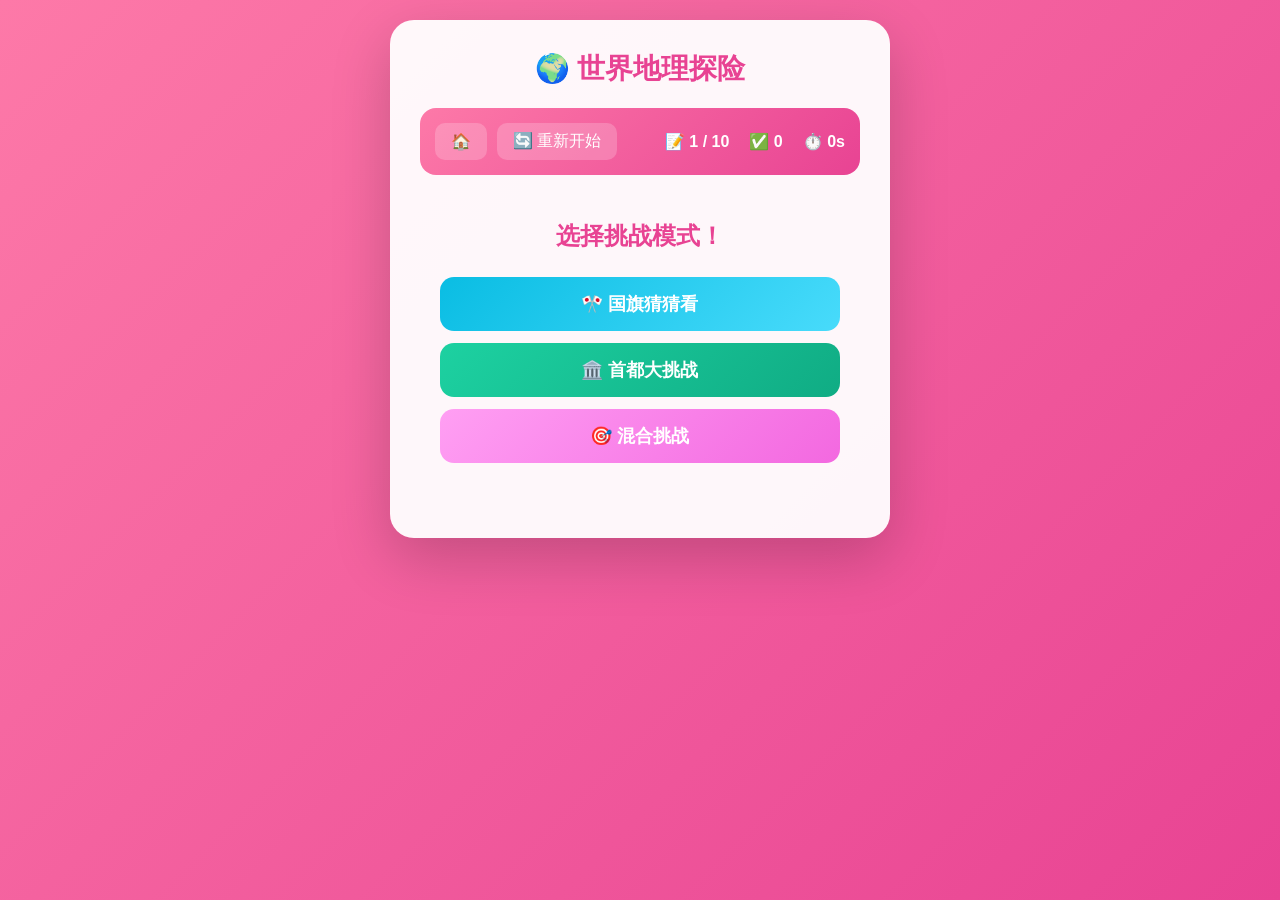
<file: games/geography/index.html>
<!DOCTYPE html>
<html lang="zh-CN">
<head>
    <meta charset="UTF-8">
    <meta name="viewport" content="width=device-width, initial-scale=1.0">
    <title>世界地理探险 - 快乐学习乐园</title>
    <style>
        * {
            margin: 0;
            padding: 0;
            box-sizing: border-box;
        }

        body {
            font-family: 'Segoe UI', Tahoma, Geneva, Verdana, sans-serif;
            background: linear-gradient(135deg, #fd79a8, #e84393);
            min-height: 100vh;
            display: flex;
            flex-direction: column;
            align-items: center;
            padding: 20px;
        }

        #gameContainer {
            background: rgba(255, 255, 255, 0.95);
            border-radius: 24px;
            padding: 30px;
            width: 100%;
            max-width: 500px;
            box-shadow: 0 20px 60px rgba(0, 0, 0, 0.2);
        }

        #gameTitle {
            text-align: center;
            font-size: 28px;
            font-weight: 800;
            color: #e84393;
            margin-bottom: 20px;
            display: flex;
            align-items: center;
            justify-content: center;
            gap: 10px;
        }

        #topBar {
            display: flex;
            justify-content: space-between;
            align-items: center;
            margin-bottom: 25px;
            padding: 15px;
            background: linear-gradient(135deg, #fd79a8, #e84393);
            border-radius: 16px;
            color: white;
        }

        #topBarLeft {
            display: flex;
            gap: 10px;
        }

        #topBarLeft button {
            background: rgba(255, 255, 255, 0.2);
            border: none;
            color: white;
            padding: 8px 16px;
            border-radius: 10px;
            cursor: pointer;
            font-size: 16px;
            transition: all 0.3s;
        }

        #topBarLeft button:hover {
            background: rgba(255, 255, 255, 0.3);
            transform: translateY(-2px);
        }

        #stats {
            display: flex;
            gap: 20px;
            font-size: 16px;
            font-weight: 600;
        }

        #startOverlay {
            text-align: center;
            padding: 20px;
        }

        #startOverlay h2 {
            color: #e84393;
            font-size: 24px;
            margin-bottom: 25px;
        }

        #modeSelect {
            display: flex;
            flex-direction: column;
            gap: 12px;
            margin-bottom: 25px;
        }

        #modeSelect button {
            padding: 15px 20px;
            border: none;
            border-radius: 14px;
            font-size: 18px;
            font-weight: 700;
            cursor: pointer;
            transition: all 0.3s;
            display: flex;
            align-items: center;
            justify-content: center;
            gap: 10px;
        }

        #modeSelect button:hover {
            transform: translateY(-3px);
            box-shadow: 0 8px 20px rgba(0, 0, 0, 0.15);
        }

        .mode-flag {
            background: linear-gradient(135deg, #0abde3, #48dbfb);
            color: white;
        }

        .mode-capital {
            background: linear-gradient(135deg, #1dd1a1, #10ac84);
            color: white;
        }

        .mode-mixed {
            background: linear-gradient(135deg, #ff9ff3, #f368e0);
            color: white;
        }

        #questionArea {
            text-align: center;
            padding: 30px;
            background: linear-gradient(135deg, #f5f7fa, #c3cfe2);
            border-radius: 20px;
            margin-bottom: 25px;
        }

        #questionNumber {
            font-size: 14px;
            color: #666;
            margin-bottom: 15px;
        }

        #questionText {
            font-size: 24px;
            font-weight: 700;
            color: #2d3436;
            margin-bottom: 20px;
        }

        #flagDisplay {
            font-size: 80px;
            margin: 20px 0;
        }

        #answerArea {
            display: grid;
            grid-template-columns: repeat(2, 1fr);
            gap: 15px;
        }

        .answer-btn {
            padding: 20px;
            border: none;
            border-radius: 16px;
            font-size: 18px;
            font-weight: 700;
            cursor: pointer;
            transition: all 0.3s;
            background: linear-gradient(135deg, #fd79a8, #e84393);
            color: white;
        }

        .answer-btn:hover {
            transform: translateY(-3px);
            box-shadow: 0 10px 25px rgba(232, 67, 147, 0.4);
        }

        .answer-btn:active {
            transform: translateY(0);
        }

        .answer-btn.correct {
            background: linear-gradient(135deg, #1dd1a1, #10ac84);
        }

        .answer-btn.wrong {
            background: linear-gradient(135deg, #ff6b6b, #ee5a24);
        }

        #feedback {
            text-align: center;
            margin-top: 20px;
            font-size: 20px;
            font-weight: 700;
            min-height: 30px;
        }

        #feedback.correct {
            color: #1dd1a1;
        }

        #feedback.wrong {
            color: #ff6b6b;
        }

        #overlay {
            position: fixed;
            top: 0;
            left: 0;
            width: 100%;
            height: 100%;
            background: rgba(0, 0, 0, 0.7);
            display: flex;
            align-items: center;
            justify-content: center;
            opacity: 0;
            pointer-events: none;
            transition: opacity 0.3s;
            z-index: 1000;
        }

        #overlay.show {
            opacity: 1;
            pointer-events: auto;
        }

        #overlayContent {
            background: white;
            border-radius: 24px;
            padding: 40px;
            text-align: center;
            max-width: 400px;
            width: 90%;
            box-shadow: 0 20px 60px rgba(0, 0, 0, 0.3);
        }

        #overlayContent h2 {
            color: #e84393;
            font-size: 32px;
            margin-bottom: 20px;
        }

        #finalStats {
            font-size: 18px;
            color: #666;
            margin-bottom: 30px;
            line-height: 1.8;
        }

        #overlayContent button {
            padding: 15px 40px;
            border: none;
            border-radius: 14px;
            font-size: 18px;
            font-weight: 700;
            cursor: pointer;
            background: linear-gradient(135deg, #fd79a8, #e84393);
            color: white;
            transition: all 0.3s;
        }

        #overlayContent button:hover {
            transform: translateY(-3px);
            box-shadow: 0 10px 25px rgba(232, 67, 147, 0.4);
        }

        .confetti {
            position: fixed;
            width: 10px;
            height: 10px;
            background: #fd79a8;
            animation: fall linear infinite;
            z-index: 9999;
        }

        @keyframes fall {
            0% { transform: translateY(-10vh) rotate(0deg); opacity: 1; }
            100% { transform: translateY(110vh) rotate(720deg); opacity: 0; }
        }

        @media (max-width: 480px) {
            #gameContainer {
                padding: 20px;
            }

            #flagDisplay {
                font-size: 60px;
            }

            #questionText {
                font-size: 20px;
            }

            .answer-btn {
                padding: 15px;
                font-size: 16px;
            }
        }
    </style>
</head>
<body>
    <div id="gameContainer">
        <div id="gameTitle">🌍 世界地理探险</div>

        <div id="topBar">
            <div id="topBarLeft">
                <button onclick="location.href='../../'">🏠</button>
                <button onclick="restartGame()">🔄 重新开始</button>
            </div>
            <div id="stats">
                <span>📝 <span id="currentQ">1</span> / <span id="totalQ">10</span></span>
                <span>✅ <span id="score">0</span></span>
                <span>⏱️ <span id="timer">0</span>s</span>
            </div>
        </div>

        <div id="startOverlay">
            <h2>选择挑战模式！</h2>
            <div id="modeSelect">
                <button class="mode-flag" onclick="startGame('flag')">
                    🎌 国旗猜猜看
                </button>
                <button class="mode-capital" onclick="startGame('capital')">
                    🏛️ 首都大挑战
                </button>
                <button class="mode-mixed" onclick="startGame('mixed')">
                    🎯 混合挑战
                </button>
            </div>
        </div>

        <div id="quizArea" style="display: none;">
            <div id="questionArea">
                <div id="questionNumber">第 1 题</div>
                <div id="flagDisplay"></div>
                <div id="questionText">这个国旗属于哪个国家？</div>
            </div>
            <div id="answerArea">
                <button class="answer-btn" onclick="checkAnswer(0)">选项 A</button>
                <button class="answer-btn" onclick="checkAnswer(1)">选项 B</button>
                <button class="answer-btn" onclick="checkAnswer(2)">选项 C</button>
                <button class="answer-btn" onclick="checkAnswer(3)">选项 D</button>
            </div>
            <div id="feedback"></div>
        </div>
    </div>

    <div id="overlay">
        <div id="overlayContent">
            <h2>🎉 挑战完成！</h2>
            <div id="finalStats">
                模式：<span id="finalMode"></span><br>
                得分：<span id="finalScore">0</span> / 10<br>
                用时：<span id="finalTime">0</span> 秒<br>
                正确率：<span id="finalPercent">0%</span>
            </div>
            <button onclick="restartGame()">🔄 再玩一次</button>
        </div>
    </div>

    <script>
        const countries = [
            { code: 'CN', name: '中国', capital: '北京', emoji: '🇨🇳' },
            { code: 'US', name: '美国', capital: '华盛顿', emoji: '🇺🇸' },
            { code: 'JP', name: '日本', capital: '东京', emoji: '🇯🇵' },
            { code: 'KR', name: '韩国', capital: '首尔', emoji: '🇰🇷' },
            { code: 'GB', name: '英国', capital: '伦敦', emoji: '🇬🇧' },
            { code: 'FR', name: '法国', capital: '巴黎', emoji: '🇫🇷' },
            { code: 'DE', name: '德国', capital: '柏林', emoji: '🇩🇪' },
            { code: 'IT', name: '意大利', capital: '罗马', emoji: '🇮🇹' },
            { code: 'BR', name: '巴西', capital: '巴西利亚', emoji: '🇧🇷' },
            { code: 'CA', name: '加拿大', capital: '渥太华', emoji: '🇨🇦' },
            { code: 'AU', name: '澳大利亚', capital: '堪培拉', emoji: '🇦🇺' },
            { code: 'RU', name: '俄罗斯', capital: '莫斯科', emoji: '🇷🇺' },
            { code: 'IN', name: '印度', capital: '新德里', emoji: '🇮🇳' },
            { code: 'TH', name: '泰国', capital: '曼谷', emoji: '🇹🇭' },
            { code: 'MX', name: '墨西哥', capital: '墨西哥城', emoji: '🇲🇽' },
            { code: 'ES', name: '西班牙', capital: '马德里', emoji: '🇪🇸' },
            { code: 'PT', name: '葡萄牙', capital: '里斯本', emoji: '🇵🇹' },
            { code: 'NL', name: '荷兰', capital: '阿姆斯特丹', emoji: '🇳🇱' },
            { code: 'DK', name: '丹麦', capital: '哥本哈根', emoji: '🇩🇰' },
            { code: 'SE', name: '瑞典', capital: '斯德哥尔摩', emoji: '🇸🇪' },
            { code: 'NO', name: '挪威', capital: '奥斯陆', emoji: '🇳🇴' },
            { code: 'FI', name: '芬兰', capital: '赫尔辛基', emoji: '🇫🇮' },
            { code: 'PL', name: '波兰', capital: '华沙', emoji: '🇵🇱' },
            { code: 'GR', name: '希腊', capital: '雅典', emoji: '🇬🇷' },
            { code: 'EG', name: '埃及', capital: '开罗', emoji: '🇪🇬' },
            { code: 'SA', name: '沙特阿拉伯', capital: '利雅得', emoji: '🇸🇦' },
            { code: 'AE', name: '阿联酋', capital: '阿布扎比', emoji: '🇦🇪' },
            { code: 'SG', name: '新加坡', capital: '新加坡', emoji: '🇸🇬' },
            { code: 'MY', name: '马来西亚', capital: '吉隆坡', emoji: '🇲🇾' },
            { code: 'ID', name: '印度尼西亚', capital: '雅加达', emoji: '🇮🇩' }
        ];

        const startOverlay = document.getElementById('startOverlay');
        const quizArea = document.getElementById('quizArea');
        const questionText = document.getElementById('questionText');
        const questionNumber = document.getElementById('questionNumber');
        const flagDisplay = document.getElementById('flagDisplay');
        const answerButtons = document.querySelectorAll('.answer-btn');
        const feedback = document.getElementById('feedback');
        const currentQEl = document.getElementById('currentQ');
        const totalQEl = document.getElementById('totalQ');
        const scoreEl = document.getElementById('score');
        const timerEl = document.getElementById('timer');
        const overlay = document.getElementById('overlay');
        const finalMode = document.getElementById('finalMode');
        const finalScore = document.getElementById('finalScore');
        const finalTime = document.getElementById('finalTime');
        const finalPercent = document.getElementById('finalPercent');

        let currentQuestion = 0;
        let score = 0;
        let timer = 0;
        let timerInterval = null;
        let gameMode = 'flag';
        let currentAnswer = '';
        let isPlaying = false;

        const GeoAudio = (() => {
            let ctx = null;
            function init() {
                if (!ctx) ctx = new (window.AudioContext || window.webkitAudioContext)();
                if (ctx.state === 'suspended') ctx.resume();
            }
            function playTone(freq, type, duration) {
                init();
                const osc = ctx.createOscillator();
                const gain = ctx.createGain();
                osc.type = type;
                osc.frequency.setValueAtTime(freq, ctx.currentTime);
                gain.gain.setValueAtTime(0.3, ctx.currentTime);
                gain.gain.exponentialRampToValueAtTime(0.01, ctx.currentTime + duration);
                osc.connect(gain);
                gain.connect(ctx.destination);
                osc.start();
                osc.stop(ctx.currentTime + duration);
            }
            return {
                init() { init(); },
                correct() {
                    playTone(600, 'sine', 0.1);
                    setTimeout(() => playTone(800, 'sine', 0.1), 100);
                    setTimeout(() => playTone(1000, 'sine', 0.2), 200);
                },
                wrong() {
                    playTone(300, 'sawtooth', 0.3);
                    setTimeout(() => playTone(250, 'sawtooth', 0.3), 150);
                },
                victory() {
                    const notes = [523, 659, 784, 1047];
                    notes.forEach((n, i) => {
                        setTimeout(() => playTone(n, 'sine', 0.3), i * 150);
                    });
                }
            };
        })();

        function getRandomCountries(count) {
            const shuffled = [...countries].sort(() => Math.random() - 0.5);
            return shuffled.slice(0, count);
        }

        function generateQuestion() {
            const selected = getRandomCountries(4);
            const correctIndex = Math.floor(Math.random() * 4);
            const correctCountry = selected[correctIndex];

            let type = gameMode;
            if (gameMode === 'mixed') {
                type = Math.random() > 0.5 ? 'flag' : 'capital';
            }

            let text, answer, options;

            if (type === 'flag') {
                text = '这个国旗属于哪个国家？';
                answer = correctCountry.name;
                options = selected.map(c => c.name);
            } else {
                text = `${correctCountry.name} 的首都是？`;
                answer = correctCountry.capital;
                options = selected.map(c => c.capital);
            }

            options.sort(() => Math.random() - 0.5);

            return {
                text: text,
                emoji: correctCountry.emoji,
                answer: answer,
                options: options,
                countryName: correctCountry.name,
                capital: correctCountry.capital
            };
        }

        function displayQuestion() {
            const q = generateQuestion();
            questionText.textContent = q.text;
            flagDisplay.textContent = q.emoji;
            currentAnswer = q.answer;
            questionNumber.textContent = `第 ${currentQuestion + 1} 题`;
            currentQEl.textContent = currentQuestion + 1;

            answerButtons.forEach((btn, i) => {
                btn.textContent = q.options[i];
                btn.classList.remove('correct', 'wrong');
                btn.disabled = false;
            });

            feedback.textContent = '';
            feedback.classList.remove('correct', 'wrong');
        }

        function checkAnswer(index) {
            if (!isPlaying) return;
            
            const selectedAnswer = answerButtons[index].textContent;
            
            answerButtons.forEach(btn => btn.disabled = true);

            if (selectedAnswer === currentAnswer) {
                answerButtons[index].classList.add('correct');
                feedback.textContent = '✅ 回答正确！太棒了！';
                feedback.classList.add('correct');
                score++;
                scoreEl.textContent = score;
                GeoAudio.correct();
            } else {
                answerButtons[index].classList.add('wrong');
                feedback.textContent = `❌ 回答错误！正确答案是 ${currentAnswer}`;
                feedback.classList.add('wrong');
                GeoAudio.wrong();
                
                answerButtons.forEach(btn => {
                    if (btn.textContent === currentAnswer) {
                        btn.classList.add('correct');
                    }
                });
            }

            currentQuestion++;

            setTimeout(() => {
                if (currentQuestion >= 10) {
                    onVictory();
                } else {
                    displayQuestion();
                }
            }, 1500);
        }

        function startGame(mode) {
            GeoAudio.init();
            gameMode = mode;
            currentQuestion = 0;
            score = 0;
            timer = 0;
            isPlaying = true;

            startOverlay.style.display = 'none';
            quizArea.style.display = 'block';
            
            scoreEl.textContent = '0';
            timerEl.textContent = '0';
            
            if (timerInterval) clearInterval(timerInterval);
            timerInterval = setInterval(() => {
                timer++;
                timerEl.textContent = timer;
            }, 1000);

            displayQuestion();
        }

        function restartGame() {
            if (timerInterval) clearInterval(timerInterval);
            overlay.classList.remove('show');
            startOverlay.style.display = 'block';
            quizArea.style.display = 'none';
            currentQuestion = 0;
            score = 0;
            timer = 0;
            isPlaying = false;
        }

        function onVictory() {
            isPlaying = false;
            if (timerInterval) clearInterval(timerInterval);
            GeoAudio.victory();

            const modeNames = {
                flag: '国旗猜猜看',
                capital: '首都大挑战',
                mixed: '混合挑战'
            };

            finalMode.textContent = modeNames[gameMode];
            finalScore.textContent = `${score} / 10`;
            finalTime.textContent = timer;
            finalPercent.textContent = `${Math.round((score / 10) * 100)}%`;

            overlay.classList.add('show');
            launchConfetti();
        }

        function launchConfetti() {
            const colors = ['#FF6B6B', '#FFD700', '#48DBFB', '#FF9FF3', '#54a0ff', '#00d2d3', '#f8a5c2', '#FFA500', '#38ef7d'];
            for (let i = 0; i < 80; i++) {
                const el = document.createElement('div');
                el.className = 'confetti';
                const size = 4 + Math.random() * 6;
                el.style.width = size + 'px';
                el.style.height = size + 'px';
                el.style.background = colors[Math.floor(Math.random() * colors.length)];
                el.style.left = Math.random() * 100 + '%';
                el.style.animationDuration = (3 + Math.random() * 3) + 's';
                el.style.animationDelay = Math.random() * 2 + 's';
                document.body.appendChild(el);
            }
            setTimeout(() => {
                document.querySelectorAll('.confetti').forEach(el => el.remove());
            }, 6000);
        }
    </script>
</body>
</html>
</file>
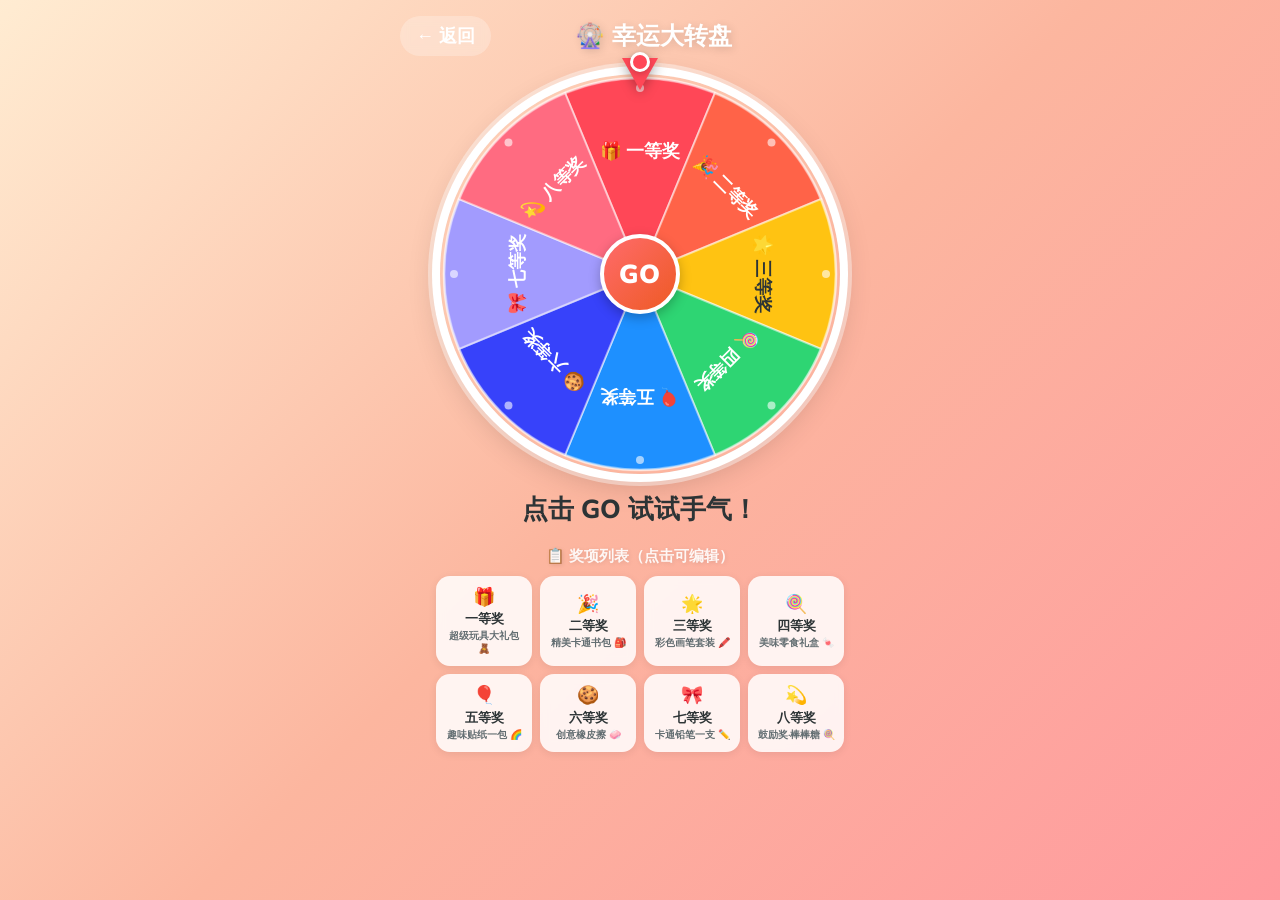
<file: games/lucky-wheel/index.html>
<!DOCTYPE html>
<html lang="zh-CN">
<head>
    <meta charset="UTF-8">
    <meta name="viewport" content="width=device-width, initial-scale=1.0, user-scalable=no">
    <title>🎡 幸运大转盘</title>
    <link href="https://fonts.googleapis.com/css2?family=Nunito:wght@600;700;800;900&display=swap" rel="stylesheet">
    <style>
        * {
            margin: 0;
            padding: 0;
            box-sizing: border-box;
        }

        body {
            font-family: 'Nunito', sans-serif;
            background: linear-gradient(135deg, #ffecd2 0%, #fcb69f 50%, #ff9a9e 100%);
            min-height: 100vh;
            display: flex;
            flex-direction: column;
            align-items: center;
            user-select: none;
            -webkit-user-select: none;
        }

        /* ===== 顶部工具栏 ===== */
        .toolbar {
            width: 100%;
            max-width: 520px;
            display: flex;
            align-items: center;
            justify-content: space-between;
            padding: 16px 20px 8px;
        }

        .back-link {
            font-family: 'Nunito', sans-serif;
            font-weight: 700;
            font-size: 18px;
            color: #fff;
            text-decoration: none;
            background: rgba(255,255,255,0.25);
            padding: 8px 16px;
            border-radius: 20px;
            backdrop-filter: blur(4px);
            transition: background 0.2s;
        }
        .back-link:hover {
            background: rgba(255,255,255,0.4);
        }

        .title {
            font-size: 24px;
            font-weight: 900;
            color: #fff;
            text-shadow: 2px 2px 8px rgba(0,0,0,0.15);
        }

        /* ===== 转盘容器 ===== */
        .wheel-wrapper {
            position: relative;
            width: 340px;
            height: 340px;
            margin: 10px auto 0;
        }

        #wheelCanvas {
            display: block;
            width: 100%;
            height: 100%;
            border-radius: 50%;
            box-shadow:
                0 0 0 8px #fff,
                0 0 0 12px rgba(255,255,255,0.4),
                0 8px 32px rgba(0,0,0,0.2);
            cursor: pointer;
            -webkit-tap-highlight-color: transparent;
            touch-action: none;
        }

        /* ===== 指针（固定在顶部） ===== */
        .pointer {
            position: absolute;
            top: -16px;
            left: 50%;
            transform: translateX(-50%);
            width: 0;
            height: 0;
            border-left: 18px solid transparent;
            border-right: 18px solid transparent;
            border-top: 32px solid #FF4757;
            filter: drop-shadow(0 4px 6px rgba(0,0,0,0.3));
            z-index: 10;
        }
        .pointer::after {
            content: '';
            position: absolute;
            top: -38px;
            left: 50%;
            transform: translateX(-50%);
            width: 14px;
            height: 14px;
            background: #FF4757;
            border-radius: 50%;
            border: 3px solid #fff;
            box-shadow: 0 2px 6px rgba(0,0,0,0.2);
        }

        /* ===== 中心 GO 按钮 ===== */
        .center-btn {
            position: absolute;
            top: 50%;
            left: 50%;
            transform: translate(-50%, -50%);
            width: 70px;
            height: 70px;
            border-radius: 50%;
            border: 4px solid #fff;
            background: linear-gradient(135deg, #FF6B6B, #EE5A24);
            color: #fff;
            font-family: 'Nunito', sans-serif;
            font-size: 22px;
            font-weight: 900;
            letter-spacing: 1px;
            cursor: pointer;
            box-shadow: 0 4px 12px rgba(0,0,0,0.25);
            z-index: 5;
            transition: transform 0.15s, box-shadow 0.15s;
            -webkit-tap-highlight-color: transparent;
            touch-action: manipulation;
        }
        .center-btn:hover {
            transform: translate(-50%, -50%) scale(1.08);
            box-shadow: 0 6px 20px rgba(0,0,0,0.35);
        }
        .center-btn:active {
            transform: translate(-50%, -50%) scale(0.95);
        }
        .center-btn:disabled {
            opacity: 0.7;
            cursor: not-allowed;
            transform: translate(-50%, -50%) scale(1);
        }

        /* ===== 结果文字 ===== */
        .result {
            margin: 18px 0 8px;
            font-size: 22px;
            font-weight: 800;
            color: #2d3436;
            text-align: center;
            min-height: 40px;
            padding: 0 16px;
            transition: opacity 0.3s;
        }
        .result.highlight {
            color: #FF4757;
            animation: pop 0.5s ease;
        }
        @keyframes pop {
            0%   { transform: scale(0.8); opacity: 0.4; }
            50%  { transform: scale(1.15); }
            100% { transform: scale(1); opacity: 1; }
        }

        /* ===== 奖项列表 ===== */
        .prize-list {
            width: 100%;
            max-width: 440px;
            padding: 0 16px;
            margin-top: 6px;
            margin-bottom: 24px;
        }
        .prize-list-title {
            font-size: 15px;
            font-weight: 800;
            color: rgba(255,255,255,0.9);
            text-align: center;
            margin-bottom: 10px;
            text-shadow: 1px 1px 4px rgba(0,0,0,0.1);
        }
        .prize-grid {
            display: grid;
            grid-template-columns: repeat(4, 1fr);
            gap: 8px;
        }
        .prize-item {
            background: rgba(255,255,255,0.85);
            backdrop-filter: blur(4px);
            border-radius: 14px;
            padding: 10px 6px;
            text-align: center;
            font-size: 13px;
            font-weight: 700;
            color: #2d3436;
            cursor: pointer;
            transition: transform 0.15s, box-shadow 0.15s, background 0.15s;
            box-shadow: 0 2px 8px rgba(0,0,0,0.08);
            word-break: break-all;
            line-height: 1.3;
            min-height: 52px;
            display: flex;
            align-items: center;
            justify-content: center;
            flex-direction: column;
        }
        .prize-item:hover {
            transform: translateY(-2px);
            box-shadow: 0 4px 14px rgba(0,0,0,0.15);
        }
        .prize-item .emoji {
            font-size: 18px;
            margin-bottom: 2px;
        }
        .prize-item .name {
            font-size: 13px;
        }
        .prize-item .name[contenteditable="true"] {
            outline: none;
            border-bottom: 2px dashed #FF6B6B;
            background: rgba(255,107,107,0.08);
            border-radius: 4px;
            padding: 0 4px;
        }

        /* ===== 响应式 ===== */
        @media (max-width: 400px) {
            .wheel-wrapper {
                width: 290px;
                height: 290px;
            }
            .center-btn {
                width: 58px;
                height: 58px;
                font-size: 18px;
            }
            .title {
                font-size: 20px;
            }
            .result {
                font-size: 18px;
            }
            .prize-grid {
                gap: 6px;
            }
            .prize-item {
                font-size: 12px;
                padding: 8px 4px;
                min-height: 44px;
            }
            .pointer {
                top: -12px;
                border-left-width: 14px;
                border-right-width: 14px;
                border-top-width: 26px;
            }
            .pointer::after {
                width: 10px;
                height: 10px;
                top: -32px;
            }
        }

        @media (min-width: 520px) {
            .wheel-wrapper {
                width: 400px;
                height: 400px;
            }
            .center-btn {
                width: 80px;
                height: 80px;
                font-size: 26px;
            }
            .result {
                font-size: 26px;
            }
        }
    </style>
</head>
<body>

    <!-- 顶部工具栏 -->
    <div class="toolbar">
        <a class="back-link" href="../../index.html">← 返回</a>
        <span class="title">🎡 幸运大转盘</span>
        <span style="width:64px"></span>
    </div>

    <!-- 转盘 -->
    <div class="wheel-wrapper">
        <div class="pointer"></div>
        <canvas id="wheelCanvas"></canvas>
        <button class="center-btn" id="spinBtn">GO</button>
    </div>

    <!-- 结果 -->
    <div class="result" id="resultDisplay">点击 GO 试试手气！</div>

    <!-- 奖项列表 -->
    <div class="prize-list">
        <div class="prize-list-title">📋 奖项列表（点击可编辑）</div>
        <div class="prize-grid" id="prizeGrid"></div>
    </div>

    <script>
        // ============================================================
        //  数据
        // ============================================================
        const SEG_COUNT = 8;
        const COLORS = [
            '#FF4757', // 红
            '#FF6348', // 橙
            '#FFC312', // 黄
            '#2ED573', // 绿
            '#1E90FF', // 青
            '#3742FA', // 蓝
            '#A29BFE', // 紫
            '#FF6B81', // 粉
        ];
        const DARK_TEXT = '#2d3436';
        const LIGHT_TEXT = '#fff';

        const defaultPrizes = [
            { emoji: '🎁', name: '一等奖', reward: '超级玩具大礼包 🧸' },
            { emoji: '🎉', name: '二等奖', reward: '精美卡通书包 🎒' },
            { emoji: '🌟', name: '三等奖', reward: '彩色画笔套装 🖍️' },
            { emoji: '🍭', name: '四等奖', reward: '美味零食礼盒 🍬' },
            { emoji: '🎈', name: '五等奖', reward: '趣味贴纸一包 🌈' },
            { emoji: '🍪', name: '六等奖', reward: '创意橡皮擦 🧼' },
            { emoji: '🎀', name: '七等奖', reward: '卡通铅笔一支 ✏️' },
            { emoji: '💫', name: '八等奖', reward: '鼓励奖·棒棒糖 🍭' },
        ];

        let prizes;

        // ============================================================
        //  DOM 引用
        // ============================================================
        const canvas = document.getElementById('wheelCanvas');
        const ctx = canvas.getContext('2d');
        const spinBtn = document.getElementById('spinBtn');
        const resultDisplay = document.getElementById('resultDisplay');
        const prizeGrid = document.getElementById('prizeGrid');

        // ============================================================
        //  状态
        // ============================================================
        let currentAngle = 0;       // 当前旋转弧度
        let isSpinning = false;
        let animId = null;

        // ============================================================
        //  Canvas 尺寸
        // ============================================================
        function resizeCanvas() {
            const wrapper = canvas.parentElement;
            const size = wrapper.clientWidth;
            const dpr = window.devicePixelRatio || 1;
            canvas.width = size * dpr;
            canvas.height = size * dpr;
            canvas.style.width = size + 'px';
            canvas.style.height = size + 'px';
            ctx.scale(dpr, dpr);
            drawWheel(0);
        }

        // ============================================================
        //  绘制转盘
        // ============================================================
        function drawWheel(rotation) {
            const size = canvas.width / (window.devicePixelRatio || 1);
            const cx = size / 2;
            const cy = size / 2;
            const radius = size / 2 - 4;
            const segAngle = (Math.PI * 2) / SEG_COUNT;

            ctx.clearRect(0, 0, size, size);

            // 每个扇区初始偏移，使第 0 个扇区居中在顶部
            const startOffset = -Math.PI / 2 - segAngle / 2;

            for (let i = 0; i < SEG_COUNT; i++) {
                const start = startOffset + rotation + i * segAngle;
                const end = start + segAngle;

                // 画扇形
                ctx.beginPath();
                ctx.moveTo(cx, cy);
                ctx.arc(cx, cy, radius, start, end);
                ctx.closePath();
                ctx.fillStyle = COLORS[i];
                ctx.fill();

                // 边线
                ctx.strokeStyle = 'rgba(255,255,255,0.5)';
                ctx.lineWidth = 2;
                ctx.stroke();

                // 文字
                const midAngle = start + segAngle / 2;
                const textRadius = radius * 0.62;
                const tx = cx + Math.cos(midAngle) * textRadius;
                const ty = cy + Math.sin(midAngle) * textRadius;

                ctx.save();
                ctx.translate(tx, ty);
                ctx.rotate(midAngle + Math.PI / 2);

                // 根据颜色亮度选择文字颜色
                const bright = getBrightness(COLORS[i]);
                ctx.fillStyle = bright > 180 ? DARK_TEXT : LIGHT_TEXT;

                ctx.font = `bold ${radius * 0.09}px Nunito, sans-serif`;
                ctx.textAlign = 'center';
                ctx.textBaseline = 'middle';

                // 奖品文字
                const label = prizes[i].emoji + ' ' + prizes[i].name;
                // 如果文字太长，缩小字号
                const maxWidth = radius * 0.48;
                let fontSize = radius * 0.09;
                ctx.font = `bold ${fontSize}px Nunito, sans-serif`;
                while (ctx.measureText(label).width > maxWidth && fontSize > 10) {
                    fontSize -= 1;
                    ctx.font = `bold ${fontSize}px Nunito, sans-serif`;
                }
                ctx.fillText(label, 0, 0);
                ctx.restore();
            }

            // 外圈装饰
            ctx.beginPath();
            ctx.arc(cx, cy, radius, 0, Math.PI * 2);
            ctx.strokeStyle = 'rgba(255,255,255,0.35)';
            ctx.lineWidth = 3;
            ctx.stroke();

            // 内圈装饰圆点
            const dotRadius = radius * 0.14;
            for (let i = 0; i < SEG_COUNT; i++) {
                const a = startOffset + rotation + i * segAngle + segAngle / 2;
                const dx = cx + Math.cos(a) * (radius - 10);
                const dy = cy + Math.sin(a) * (radius - 10);
                ctx.beginPath();
                ctx.arc(dx, dy, 4, 0, Math.PI * 2);
                ctx.fillStyle = 'rgba(255,255,255,0.6)';
                ctx.fill();
            }
        }

        // 计算颜色亮度
        function getBrightness(hex) {
            const r = parseInt(hex.slice(1, 3), 16);
            const g = parseInt(hex.slice(3, 5), 16);
            const b = parseInt(hex.slice(5, 7), 16);
            return r * 0.299 + g * 0.587 + b * 0.114;
        }

        // ============================================================
        //  获取指针实际指向的扇区索引
        // ============================================================
        function getSegmentAtTop(angle) {
            const segAngle = (Math.PI * 2) / SEG_COUNT;
            // 归一化到 [0, 2π)
            const norm = ((angle % (Math.PI * 2)) + Math.PI * 2) % (Math.PI * 2);
            // 指针固定在顶部 (-π/2), 扇区 0 在 rotation=0 时位于顶部
            // 扇区 i 中心: startOffset + rotation + i*segAngle + segAngle/2 = -π/2 + rotation + i*segAngle
            // 指针位置: -π/2, 满足 -π/2 + rotation + i*segAngle ≡ -π/2 (mod 2π)
            // => rotation + i*segAngle ≡ 0 => i ≡ -rotation/segAngle (mod SEG_COUNT)
            let i = -norm / segAngle;
            i = ((Math.round(i) % SEG_COUNT) + SEG_COUNT) % SEG_COUNT;
            return Math.floor(i);
        }

        // ============================================================
        //  旋转动画
        // ============================================================
        function spin() {
            if (isSpinning) return;
            isSpinning = true;
            spinBtn.disabled = true;
            spinBtn.textContent = '...';
            resultDisplay.textContent = '';
            resultDisplay.classList.remove('highlight');

            // 随机确定最终停在哪个扇区
            const targetIndex = Math.floor(Math.random() * SEG_COUNT);
            const segAngle = (Math.PI * 2) / SEG_COUNT;

            // 计算旋转后目标扇区中心对准顶部的角度
            // 扇区 i 中心在 rotation = -i*segAngle (mod 2π) 时对准顶部
            const baseTarget = -targetIndex * segAngle;
            // 在扇区内加随机偏移让停止位置不那么死板
            const randomOffset = (Math.random() - 0.5) * segAngle * 0.6;
            // 归一化到 [0, 2π)
            const normTarget = ((baseTarget + randomOffset) % (Math.PI * 2) + Math.PI * 2) % (Math.PI * 2);

            // 至少转 5 圈，再从当前位置过渡到目标角度
            const fullSpins = 5 * Math.PI * 2 + Math.random() * Math.PI * 2;
            const currentNorm = ((currentAngle % (Math.PI * 2)) + Math.PI * 2) % (Math.PI * 2);
            let delta = normTarget - currentNorm;
            if (delta < 0) delta += Math.PI * 2;
            const targetAngle = currentAngle + fullSpins + delta;

            const startAngle = currentAngle;
            const totalDelta = targetAngle - startAngle;
            const duration = 4000 + Math.random() * 1000; // 4~5秒
            let startTime = null;

            function easeOut(t) {
                return 1 - Math.pow(1 - t, 4);
            }

            function step(timestamp) {
                if (!startTime) startTime = timestamp;
                const elapsed = timestamp - startTime;
                const progress = Math.min(elapsed / duration, 1);
                const eased = easeOut(progress);

                currentAngle = startAngle + totalDelta * eased;
                drawWheel(currentAngle);

                if (progress < 1) {
                    animId = requestAnimationFrame(step);
                } else {
                    currentAngle = targetAngle;
                    drawWheel(currentAngle);
                    onStop();
                }
            }

            animId = requestAnimationFrame(step);
        }

        function onStop(/* segmentIndex */) {
            isSpinning = false;
            spinBtn.disabled = false;
            spinBtn.textContent = 'GO';

            // 根据指针实际指向的扇区确定奖项（更准确）
            const actualIndex = getSegmentAtTop(currentAngle);
            const prize = prizes[actualIndex];
            resultDisplay.textContent = `🎉 恭喜获得：${prize.emoji} ${prize.name}！奖励：${prize.reward}`;
            resultDisplay.classList.add('highlight');
        }

        // ============================================================
        //  奖项列表渲染
        // ============================================================
        function renderPrizeList() {
            prizeGrid.innerHTML = '';
            prizes.forEach((prize, index) => {
                const div = document.createElement('div');
                div.className = 'prize-item';
                div.innerHTML = `
                    <span class="emoji">${prize.emoji}</span>
                    <span class="name" data-index="${index}">${prize.name}</span>
                    <span style="font-size:10px;color:#636e72;margin-top:2px;">${prize.reward}</span>
                `;
                const nameSpan = div.querySelector('.name');
                // 点击编辑
                nameSpan.addEventListener('click', (e) => {
                    e.stopPropagation();
                    if (isSpinning) return;
                    const wasEditing = nameSpan.contentEditable === 'true';
                    // 先关掉其他编辑
                    document.querySelectorAll('.prize-item .name[contenteditable="true"]').forEach(el => {
                        el.contentEditable = 'false';
                        el.blur();
                    });
                    if (!wasEditing) {
                        nameSpan.contentEditable = 'true';
                        nameSpan.focus();
                        // 选中全部文字
                        const range = document.createRange();
                        range.selectNodeContents(nameSpan);
                        const sel = window.getSelection();
                        sel.removeAllRanges();
                        sel.addRange(range);
                    }
                });
                // 保存编辑
                nameSpan.addEventListener('blur', () => {
                    nameSpan.contentEditable = 'false';
                    const newName = nameSpan.textContent.trim();
                    if (newName && newName !== prizes[index].name) {
                        prizes[index].name = newName;
                        drawWheel(currentAngle);
                    } else {
                        nameSpan.textContent = prizes[index].name;
                    }
                });
                nameSpan.addEventListener('keydown', (e) => {
                    if (e.key === 'Enter') {
                        e.preventDefault();
                        nameSpan.blur();
                    }
                });
                div.addEventListener('click', () => {
                    // 如果点击的是背景区域，不触发
                });
                prizeGrid.appendChild(div);
            });
        }

        // ============================================================
        //  初始化
        // ============================================================
        function init() {
            // 深拷贝默认奖项
            prizes = defaultPrizes.map(p => ({ ...p }));

            renderPrizeList();
            resizeCanvas();

            // 绑定旋转按钮
            spinBtn.addEventListener('click', spin);
            // 点击转盘也触发
            canvas.addEventListener('click', spin);

            // 窗口变化重绘
            let resizeTimer;
            window.addEventListener('resize', () => {
                clearTimeout(resizeTimer);
                resizeTimer = setTimeout(() => {
                    resizeCanvas();
                }, 150);
            });
        }

        // DOM 就绪
        if (document.readyState === 'loading') {
            document.addEventListener('DOMContentLoaded', init);
        } else {
            init();
        }
    </script>
</body>
</html>
</file>
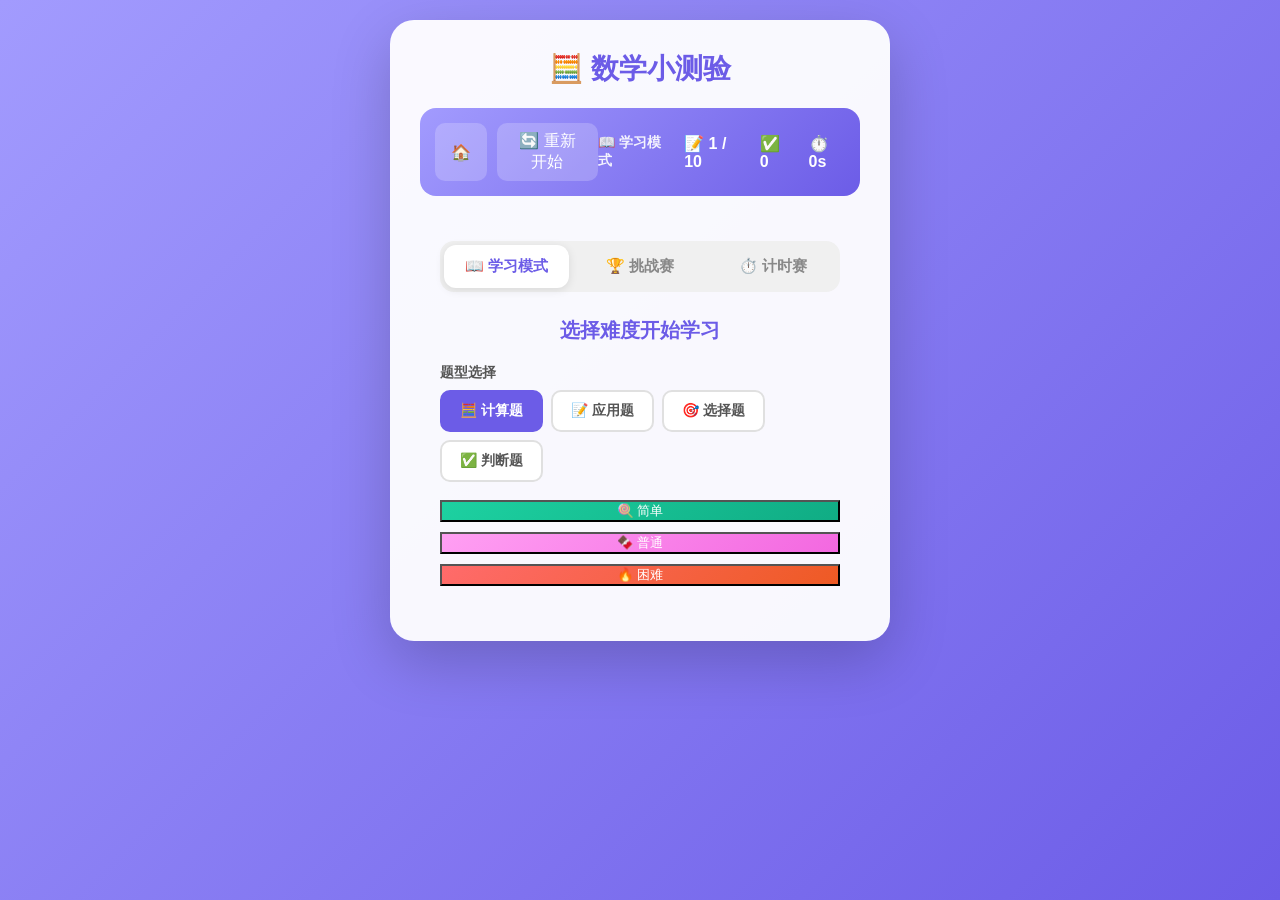
<file: games/math-quiz/index.html>
<!DOCTYPE html>
<html lang="zh-CN">
<head>
    <meta charset="UTF-8">
    <meta name="viewport" content="width=device-width, initial-scale=1.0">
    <title>数学小测验 - 快乐学习乐园</title>
    <style>
        * {
            margin: 0;
            padding: 0;
            box-sizing: border-box;
        }

        body {
            font-family: 'Segoe UI', Tahoma, Geneva, Verdana, sans-serif;
            background: linear-gradient(135deg, #a29bfe, #6c5ce7);
            min-height: 100vh;
            display: flex;
            flex-direction: column;
            align-items: center;
            padding: 20px;
        }

        #gameContainer {
            background: rgba(255, 255, 255, 0.95);
            border-radius: 24px;
            padding: 30px;
            width: 100%;
            max-width: 500px;
            box-shadow: 0 20px 60px rgba(0, 0, 0, 0.2);
        }

        #gameTitle {
            text-align: center;
            font-size: 28px;
            font-weight: 800;
            color: #6c5ce7;
            margin-bottom: 20px;
            display: flex;
            align-items: center;
            justify-content: center;
            gap: 10px;
        }

        #topBar {
            display: flex;
            justify-content: space-between;
            align-items: center;
            margin-bottom: 25px;
            padding: 15px;
            background: linear-gradient(135deg, #a29bfe, #6c5ce7);
            border-radius: 16px;
            color: white;
        }

        #topBarLeft {
            display: flex;
            gap: 10px;
        }

        #topBarLeft button {
            background: rgba(255, 255, 255, 0.2);
            border: none;
            color: white;
            padding: 8px 16px;
            border-radius: 10px;
            cursor: pointer;
            font-size: 16px;
            transition: all 0.3s;
        }

        #topBarLeft button:hover {
            background: rgba(255, 255, 255, 0.3);
            transform: translateY(-2px);
        }

        #stats {
            display: flex;
            gap: 20px;
            font-size: 16px;
            font-weight: 600;
        }

        #startOverlay {
            text-align: center;
            padding: 20px;
        }

        #startOverlay h2 {
            color: #6c5ce7;
            font-size: 24px;
            margin-bottom: 25px;
        }

        #difficultySelect {
            display: flex;
            flex-direction: column;
            gap: 12px;
            margin-bottom: 25px;
        }

        #difficultySelect button {
            padding: 15px 20px;
            border: none;
            border-radius: 14px;
            font-size: 18px;
            font-weight: 700;
            cursor: pointer;
            transition: all 0.3s;
            display: flex;
            align-items: center;
            justify-content: center;
            gap: 10px;
        }

        #difficultySelect button:hover {
            transform: translateY(-3px);
            box-shadow: 0 8px 20px rgba(0, 0, 0, 0.15);
        }

        .diff-easy {
            background: linear-gradient(135deg, #1dd1a1, #10ac84);
            color: white;
        }

        .diff-medium {
            background: linear-gradient(135deg, #ff9ff3, #f368e0);
            color: white;
        }

        .diff-hard {
            background: linear-gradient(135deg, #ff6b6b, #ee5a24);
            color: white;
        }

        #questionArea {
            text-align: center;
            padding: 30px;
            background: linear-gradient(135deg, #f5f7fa, #c3cfe2);
            border-radius: 20px;
            margin-bottom: 25px;
        }

        #questionNumber {
            font-size: 14px;
            color: #666;
            margin-bottom: 15px;
        }

        #questionText {
            font-size: 48px;
            font-weight: 800;
            color: #2d3436;
            margin-bottom: 20px;
        }

        #answerArea {
            display: grid;
            grid-template-columns: repeat(2, 1fr);
            gap: 15px;
        }

        .answer-btn {
            padding: 20px;
            border: none;
            border-radius: 16px;
            font-size: 24px;
            font-weight: 700;
            cursor: pointer;
            transition: all 0.3s;
            background: linear-gradient(135deg, #a29bfe, #6c5ce7);
            color: white;
        }

        .answer-btn:hover {
            transform: translateY(-3px);
            box-shadow: 0 10px 25px rgba(108, 92, 231, 0.4);
        }

        .answer-btn:active {
            transform: translateY(0);
        }

        .answer-btn.correct {
            background: linear-gradient(135deg, #1dd1a1, #10ac84);
        }

        .answer-btn.wrong {
            background: linear-gradient(135deg, #ff6b6b, #ee5a24);
        }

        #feedback {
            text-align: center;
            margin-top: 20px;
            font-size: 20px;
            font-weight: 700;
            min-height: 30px;
        }

        #feedback.correct {
            color: #1dd1a1;
        }

        #feedback.wrong {
            color: #ff6b6b;
        }

        #overlay {
            position: fixed;
            top: 0;
            left: 0;
            width: 100%;
            height: 100%;
            background: rgba(0, 0, 0, 0.7);
            display: flex;
            align-items: center;
            justify-content: center;
            opacity: 0;
            pointer-events: none;
            transition: opacity 0.3s;
            z-index: 1000;
        }

        #overlay.show {
            opacity: 1;
            pointer-events: auto;
        }

        #overlayContent {
            background: white;
            border-radius: 24px;
            padding: 40px;
            text-align: center;
            max-width: 400px;
            width: 90%;
            box-shadow: 0 20px 60px rgba(0, 0, 0, 0.3);
        }

        #overlayContent h2 {
            color: #6c5ce7;
            font-size: 32px;
            margin-bottom: 20px;
        }

        #finalStats {
            font-size: 18px;
            color: #666;
            margin-bottom: 30px;
            line-height: 1.8;
        }

        #overlayContent button {
            padding: 15px 40px;
            border: none;
            border-radius: 14px;
            font-size: 18px;
            font-weight: 700;
            cursor: pointer;
            background: linear-gradient(135deg, #a29bfe, #6c5ce7);
            color: white;
            transition: all 0.3s;
        }

        #overlayContent button:hover {
            transform: translateY(-3px);
            box-shadow: 0 10px 25px rgba(108, 92, 231, 0.4);
        }

        .confetti {
            position: fixed;
            width: 10px;
            height: 10px;
            background: #ff6b6b;
            animation: fall linear infinite;
            z-index: 9999;
        }

        @keyframes fall {
            0% { transform: translateY(-10vh) rotate(0deg); opacity: 1; }
            100% { transform: translateY(110vh) rotate(720deg); opacity: 0; }
        }

        /* ===== Mode Tabs ===== */
        .mode-tabs {
            display: flex;
            gap: 8px;
            margin-bottom: 25px;
            background: #f0f0f0;
            border-radius: 14px;
            padding: 4px;
        }
        .mode-tab {
            flex: 1;
            padding: 12px 10px;
            border: none;
            border-radius: 12px;
            font-size: 15px;
            font-weight: 700;
            cursor: pointer;
            background: transparent;
            color: #888;
            transition: all 0.3s;
        }
        .mode-tab.active {
            background: white;
            color: #6c5ce7;
            box-shadow: 0 2px 10px rgba(0,0,0,0.1);
        }
        .mode-tab:hover:not(.active) {
            color: #6c5ce7;
        }

        /* ===== Mode Panels ===== */
        .mode-panel {
            display: none;
        }
        .mode-panel.active {
            display: block;
        }
        .mode-panel h3 {
            color: #6c5ce7;
            font-size: 20px;
            margin-bottom: 20px;
            font-weight: 700;
        }

        /* ===== Difficulty Select (replaces #difficultySelect) ===== */
        .diff-select {
            display: flex;
            flex-direction: column;
            gap: 10px;
            margin-bottom: 5px;
        }
        .diff-select .preset-btn {
            padding: 12px 16px;
            border: none;
            border-radius: 12px;
            font-size: 16px;
            font-weight: 700;
            cursor: pointer;
            transition: all 0.3s;
            text-align: center;
        }
        .diff-select .preset-btn:hover {
            transform: translateY(-2px);
            box-shadow: 0 6px 16px rgba(0,0,0,0.12);
        }
        .diff-select .preset-btn.active {
            outline: 3px solid #6c5ce7;
            outline-offset: 2px;
        }

        /* ===== Setting Row ===== */
        .setting-row {
            margin-bottom: 18px;
            text-align: left;
        }
        .setting-label {
            display: block;
            font-size: 14px;
            font-weight: 700;
            color: #555;
            margin-bottom: 8px;
        }

        /* ===== Preset Buttons ===== */
        .preset-btns {
            display: flex;
            gap: 8px;
            flex-wrap: wrap;
            margin-bottom: 8px;
        }
        .preset-btn {
            padding: 10px 18px;
            border: 2px solid #e0e0e0;
            border-radius: 10px;
            font-size: 14px;
            font-weight: 600;
            cursor: pointer;
            transition: all 0.3s;
            background: white;
            color: #555;
        }
        .preset-btn:hover {
            border-color: #a29bfe;
            color: #6c5ce7;
        }
        .preset-btn.active {
            border-color: #6c5ce7;
            background: #6c5ce7;
            color: white;
        }

        /* ===== Challenge Custom Input ===== */
        .challenge-input {
            width: 100%;
            padding: 10px 14px;
            border: 2px solid #e0e0e0;
            border-radius: 10px;
            font-size: 15px;
            outline: none;
            transition: border-color 0.3s;
        }
        .challenge-input:focus {
            border-color: #6c5ce7;
        }
        .challenge-input::placeholder {
            color: #bbb;
        }

        /* ===== Start Challenge Button ===== */
        .start-challenge-btn {
            width: 100%;
            padding: 16px;
            border: none;
            border-radius: 14px;
            font-size: 20px;
            font-weight: 800;
            cursor: pointer;
            background: linear-gradient(135deg, #a29bfe, #6c5ce7);
            color: white;
            transition: all 0.3s;
            margin-top: 10px;
        }
        .start-challenge-btn:hover {
            transform: translateY(-3px);
            box-shadow: 0 10px 25px rgba(108, 92, 231, 0.4);
        }

        /* ===== Timer Description ===== */
        .timer-desc {
            font-size: 16px;
            color: #888;
            margin: 15px 0;
            font-weight: 500;
        }

        /* ===== Mode Label in TopBar ===== */
        #modeLabel {
            font-size: 14px;
            font-weight: 600;
            opacity: 0.9;
        }

        @media (max-width: 480px) {
            #gameContainer {
                padding: 20px;
            }

            #questionText {
                font-size: 36px;
            }

            .answer-btn {
                padding: 15px;
                font-size: 20px;
            }
        }

        /* ===== True/False Mode: only 2 buttons ===== */
        #answerArea.tf-mode {
            grid-template-columns: repeat(2, 1fr);
        }
        #answerArea.tf-mode .answer-btn {
            font-size: 28px;
            padding: 25px 20px;
        }
        #answerArea.tf-mode .answer-btn:nth-child(3),
        #answerArea.tf-mode .answer-btn:nth-child(4) {
            display: none;
        }
    </style>
</head>
<body>
    <div id="gameContainer">
        <div id="gameTitle">🧮 数学小测验</div>

        <div id="topBar">
            <div id="topBarLeft">
                <button onclick="location.href='../../'">🏠</button>
                <button onclick="restartGame()">🔄 重新开始</button>
            </div>
            <div id="stats">
                <span id="modeLabel">📖 学习模式</span>
                <span>📝 <span id="currentQ">1</span> / <span id="totalQ">10</span></span>
                <span>✅ <span id="score">0</span></span>
                <span>⏱️ <span id="timer">0</span>s</span>
            </div>
        </div>

        <div id="startOverlay">
            <div class="mode-tabs">
                <button class="mode-tab active" data-mode="learning" onclick="switchMode('learning')">📖 学习模式</button>
                <button class="mode-tab" data-mode="challenge" onclick="switchMode('challenge')">🏆 挑战赛</button>
                <button class="mode-tab" data-mode="timer" onclick="switchMode('timer')">⏱️ 计时赛</button>
            </div>

            <!-- 学习模式 -->
            <div class="mode-panel active" id="learningPanel">
                <h3>选择难度开始学习</h3>
                <div class="setting-row">
                    <span class="setting-label">题型选择</span>
                    <div class="preset-btns" id="learningCategory">
                        <button class="preset-btn active" data-cat="arithmetic" onclick="switchCategory(this,'learning')">🧮 计算题</button>
                        <button class="preset-btn" data-cat="word" onclick="switchCategory(this,'learning')">📝 应用题</button>
                        <button class="preset-btn" data-cat="choice" onclick="switchCategory(this,'learning')">🎯 选择题</button>
                        <button class="preset-btn" data-cat="truefalse" onclick="switchCategory(this,'learning')">✅ 判断题</button>
                    </div>
                </div>
                <div class="diff-select">
                    <button class="diff-easy" onclick="startGame('learning','easy')">🍭 简单</button>
                    <button class="diff-medium" onclick="startGame('learning','medium')">🍫 普通</button>
                    <button class="diff-hard" onclick="startGame('learning','hard')">🔥 困难</button>
                </div>
            </div>

            <!-- 挑战赛 -->
            <div class="mode-panel" id="challengePanel">
                <h3>🏆 挑战赛设置</h3>
                <div class="setting-row">
                    <span class="setting-label">题型选择</span>
                    <div class="preset-btns" id="challengeCategory">
                        <button class="preset-btn active" data-cat="arithmetic" onclick="switchCategory(this,'challenge')">🧮 计算题</button>
                        <button class="preset-btn" data-cat="word" onclick="switchCategory(this,'challenge')">📝 应用题</button>
                        <button class="preset-btn" data-cat="choice" onclick="switchCategory(this,'challenge')">🎯 选择题</button>
                        <button class="preset-btn" data-cat="truefalse" onclick="switchCategory(this,'challenge')">✅ 判断题</button>
                    </div>
                </div>
                <div class="setting-row">
                    <span class="setting-label">难度选择</span>
                    <div class="diff-select" id="challengeDiff">
                        <button class="diff-easy preset-btn active" data-diff="easy" onclick="selectPreset(this,'challengeDiff')">简单</button>
                        <button class="diff-medium preset-btn" data-diff="medium" onclick="selectPreset(this,'challengeDiff')">普通</button>
                        <button class="diff-hard preset-btn" data-diff="hard" onclick="selectPreset(this,'challengeDiff')">困难</button>
                    </div>
                </div>
                <div class="setting-row">
                    <span class="setting-label">题目数量</span>
                    <div class="preset-btns" id="challengeCountBtns">
                        <button class="preset-btn active" data-value="5" onclick="selectPreset(this,'challengeCount')">5题</button>
                        <button class="preset-btn" data-value="10" onclick="selectPreset(this,'challengeCount')">10题</button>
                        <button class="preset-btn" data-value="15" onclick="selectPreset(this,'challengeCount')">15题</button>
                        <button class="preset-btn" data-value="20" onclick="selectPreset(this,'challengeCount')">20题</button>
                    </div>
                    <input type="number" class="challenge-input" id="challengeCountInput" placeholder="自定义数量" min="1" max="200" onfocus="clearPresetGroup('challengeCount')">
                </div>
                <div class="setting-row">
                    <span class="setting-label">时间限制（秒）</span>
                    <div class="preset-btns" id="challengeTimeBtns">
                        <button class="preset-btn" data-value="30" onclick="selectPreset(this,'challengeTime')">30s</button>
                        <button class="preset-btn active" data-value="60" onclick="selectPreset(this,'challengeTime')">60s</button>
                        <button class="preset-btn" data-value="90" onclick="selectPreset(this,'challengeTime')">90s</button>
                        <button class="preset-btn" data-value="120" onclick="selectPreset(this,'challengeTime')">120s</button>
                    </div>
                    <input type="number" class="challenge-input" id="challengeTimeInput" placeholder="自定义秒数" min="1" max="999" onfocus="clearPresetGroup('challengeTime')">
                </div>
                <button class="start-challenge-btn" onclick="startChallenge()">🚀 开始挑战</button>
            </div>

            <!-- 计时赛 -->
            <div class="mode-panel" id="timerPanel">
                <h3>⏱️ 计时赛设置</h3>
                <div class="setting-row">
                    <span class="setting-label">题型选择</span>
                    <div class="preset-btns" id="timerCategory">
                        <button class="preset-btn active" data-cat="arithmetic" onclick="switchCategory(this,'timer')">🧮 计算题</button>
                        <button class="preset-btn" data-cat="word" onclick="switchCategory(this,'timer')">📝 应用题</button>
                        <button class="preset-btn" data-cat="choice" onclick="switchCategory(this,'timer')">🎯 选择题</button>
                        <button class="preset-btn" data-cat="truefalse" onclick="switchCategory(this,'timer')">✅ 判断题</button>
                    </div>
                </div>
                <div class="setting-row">
                    <span class="setting-label">难度选择</span>
                    <div class="diff-select" id="timerDiff">
                        <button class="diff-easy preset-btn active" data-diff="easy" onclick="selectPreset(this,'timerDiff')">简单</button>
                        <button class="diff-medium preset-btn" data-diff="medium" onclick="selectPreset(this,'timerDiff')">普通</button>
                        <button class="diff-hard preset-btn" data-diff="hard" onclick="selectPreset(this,'timerDiff')">困难</button>
                    </div>
                </div>
                <p class="timer-desc">尽可能快地答题！</p>
                <button class="start-challenge-btn" onclick="startTimerRace()">⏱️ 开始计时赛</button>
            </div>
        </div>

        <div id="quizArea" style="display: none;">
            <div id="questionArea">
                <div id="questionNumber">第 1 题</div>
                <div id="questionText">2 + 3 = ?</div>
            </div>
            <div id="answerArea">
                <button class="answer-btn" onclick="checkAnswer(0)">1</button>
                <button class="answer-btn" onclick="checkAnswer(1)">5</button>
                <button class="answer-btn" onclick="checkAnswer(2)">4</button>
                <button class="answer-btn" onclick="checkAnswer(3)">6</button>
            </div>
            <div id="feedback"></div>
        </div>
    </div>

    <div id="overlay">
        <div id="overlayContent">
            <h2 id="overlayTitle">🎉 挑战完成！</h2>
            <div id="finalStats"></div>
            <button onclick="goToStart()">🔄 再来一次</button>
        </div>
    </div>

    <script>
        // ===== DOM Elements =====
        const startOverlay = document.getElementById('startOverlay');
        const quizArea = document.getElementById('quizArea');
        const questionText = document.getElementById('questionText');
        const questionNumber = document.getElementById('questionNumber');
        const answerButtons = document.querySelectorAll('.answer-btn');
        const answerArea = document.getElementById('answerArea');
        const feedback = document.getElementById('feedback');
        const currentQEl = document.getElementById('currentQ');
        const totalQEl = document.getElementById('totalQ');
        const scoreEl = document.getElementById('score');
        const timerEl = document.getElementById('timer');
        const modeLabel = document.getElementById('modeLabel');
        const overlay = document.getElementById('overlay');
        const overlayTitle = document.getElementById('overlayTitle');
        const finalStats = document.getElementById('finalStats');
        const modeTabs = document.querySelectorAll('.mode-tab');
        const panels = {
            learning: document.getElementById('learningPanel'),
            challenge: document.getElementById('challengePanel'),
            timer: document.getElementById('timerPanel')
        };

        // ===== State =====
        let currentMode = 'learning';   // 'learning' | 'challenge' | 'timer'
        let currentQIndex = 0;
        let score = 0;
        let timer = 0;                  // elapsed (learning/timer) or remaining (challenge)
        let timerInterval = null;
        let timerDirection = 1;         // 1 = count up, -1 = count down
        let difficulty = 'easy';
        let currentAnswer = 0;
        let isPlaying = false;
        let preGenQuestions = [];
        let totalQuestions = 10;
        let timeLimit = 0;              // for challenge mode
        let challengeEnded = false;     // prevent double-end from timer + answer
        let currentCategory = 'arithmetic'; // 'arithmetic' | 'word' | 'choice' | 'truefalse'

        const diffNames = {
            easy: '简单',
            medium: '普通',
            hard: '困难'
        };

        const modeNames = {
            learning: '📖 学习模式',
            challenge: '🏆 挑战赛',
            timer: '⏱️ 计时赛'
        };

        // ===== Question Bank for Static Categories =====
        const questionBank = {
            word: [
                // 简单 (diff:1) - 10以内加减法应用题
                { text: '小明有3个苹果，妈妈又给了他2个，一共有几个苹果？', opts: ['3', '5', '6', '4'], ans: 1, diff: 1 },
                { text: '树上有5只鸟，飞走了2只，还剩几只？', opts: ['2', '3', '4', '1'], ans: 1, diff: 1 },
                { text: '小红有4块糖，吃了1块，还剩几块？', opts: ['2', '3', '5', '1'], ans: 1, diff: 1 },
                { text: '草地上有3只白兔和2只灰兔，一共有几只兔子？', opts: ['4', '6', '5', '3'], ans: 2, diff: 1 },
                { text: '鱼缸里有6条鱼，捞走了1条，还剩几条？', opts: ['7', '4', '5', '6'], ans: 2, diff: 1 },
                { text: '小明有2支铅笔，妈妈给了他3支，小明现在有几支？', opts: ['4', '6', '3', '5'], ans: 3, diff: 1 },
                { text: '停车场有4辆车，又来了2辆，现在有几辆？', opts: ['5', '7', '6', '4'], ans: 2, diff: 1 },
                { text: '小华折了5只纸鹤，送给同学2只，还剩几只？', opts: ['2', '4', '3', '6'], ans: 2, diff: 1 },
                { text: '盘子里有7个苹果，吃掉3个，还剩几个？', opts: ['3', '5', '4', '6'], ans: 2, diff: 1 },
                { text: '花园里有8朵红花和2朵黄花，一共有几朵花？', opts: ['9', '11', '8', '10'], ans: 3, diff: 1 },
                // 普通 (diff:2) - 20以内加减法应用题
                { text: '小明有12张贴纸，送给好朋友5张，还剩几张？', opts: ['6', '8', '7', '9'], ans: 2, diff: 2 },
                { text: '公交车上原来有8人，又上来7人，现在有几人？', opts: ['14', '13', '16', '15'], ans: 3, diff: 2 },
                { text: '小红有15元钱，买文具花了8元，还剩几元？', opts: ['6', '8', '7', '9'], ans: 2, diff: 2 },
                { text: '停车场有9辆车，又来了6辆，现在一共有几辆？', opts: ['16', '14', '13', '15'], ans: 3, diff: 2 },
                { text: '第一行有11棵树，第二行有8棵树，一共有几棵？', opts: ['18', '20', '19', '17'], ans: 2, diff: 2 },
                { text: '小明做了13道题，做对了9道，做错了几道？', opts: ['5', '3', '4', '6'], ans: 2, diff: 2 },
                { text: '书架上有18本书，借出去9本，还剩几本？', opts: ['8', '10', '7', '9'], ans: 3, diff: 2 },
                { text: '一箱牛奶有12瓶，喝掉了4瓶，还剩几瓶？', opts: ['9', '7', '8', '6'], ans: 2, diff: 2 },
                { text: '合唱队有20人，男生有8人，女生有几人？', opts: ['11', '13', '10', '12'], ans: 3, diff: 2 },
                { text: '妈妈买了16个鸡蛋，破了3个，好的有几个？', opts: ['12', '14', '13', '11'], ans: 2, diff: 2 },
                // 困难 (diff:3) - 乘除法/多步应用题
                { text: '每排有6个座位，3排共有几个座位？', opts: ['16', '20', '18', '15'], ans: 2, diff: 3 },
                { text: '有12个同学，平均分成3组，每组有几人？', opts: ['3', '5', '6', '4'], ans: 3, diff: 3 },
                { text: '一盒彩笔有5支，买了4盒共有几支？', opts: ['15', '25', '24', '20'], ans: 3, diff: 3 },
                { text: '有20个苹果，每5个装一盘，可以装几盘？', opts: ['3', '5', '6', '4'], ans: 3, diff: 3 },
                { text: '小明每天读7页书，读了一周（7天），共读几页？', opts: ['42', '56', '49', '45'], ans: 2, diff: 3 },
                { text: '每辆车坐4个人，3辆车可以坐几个人？', opts: ['10', '14', '8', '12'], ans: 3, diff: 3 },
                { text: '有15个气球，平均分给5个小朋友，每人几个？', opts: ['2', '4', '5', '3'], ans: 3, diff: 3 },
                { text: '一支笔4元，买3支需要多少钱？', opts: ['10', '14', '8', '12'], ans: 3, diff: 3 },
                { text: '一根绳子长18米，剪成3米一段，可以剪几段？', opts: ['5', '7', '4', '6'], ans: 3, diff: 3 },
                { text: '小红每天写2页字，写了8天，一共写了几页？', opts: ['10', '18', '14', '16'], ans: 3, diff: 3 },
            ],
            choice: [
                // 简单 (diff:1)
                { text: '下面哪个数字最大？', opts: ['3', '5', '2', '4'], ans: 1, diff: 1 },
                { text: '1个十是几？', opts: ['1', '10', '100', '0'], ans: 1, diff: 1 },
                { text: '下面哪个是单数？', opts: ['2', '4', '3', '6'], ans: 2, diff: 1 },
                { text: '2后面的第3个数是几？', opts: ['3', '4', '5', '6'], ans: 2, diff: 1 },
                { text: '比5大比7小的数是几？', opts: ['4', '5', '6', '8'], ans: 2, diff: 1 },
                { text: '下面哪个是双数？', opts: ['1', '3', '5', '8'], ans: 3, diff: 1 },
                { text: '一个星期有几天？', opts: ['5', '6', '7', '8'], ans: 2, diff: 1 },
                { text: '下面哪两个数字加起来等于5？', opts: ['1+2', '2+3', '3+4', '4+5'], ans: 1, diff: 1 },
                { text: '10里面有___个一', opts: ['1', '5', '10', '0'], ans: 2, diff: 1 },
                { text: '下面哪个数字最小？', opts: ['9', '6', '3', '8'], ans: 2, diff: 1 },
                // 普通 (diff:2)
                { text: '20里面有___个十', opts: ['1', '2', '10', '20'], ans: 1, diff: 2 },
                { text: '下面哪个是三位数？', opts: ['99', '100', '10', '9'], ans: 1, diff: 2 },
                { text: '15和18中间的数字是几？', opts: ['14', '16', '17', '19'], ans: 1, diff: 2 },
                { text: '下面哪个数比20大？', opts: ['15', '18', '20', '21'], ans: 3, diff: 2 },
                { text: '个位是5，十位是1的数是？', opts: ['51', '15', '5', '50'], ans: 1, diff: 2 },
                { text: '一支铅笔大约长___', opts: ['20厘米', '20米', '2厘米', '2米'], ans: 0, diff: 2 },
                { text: '半小时等于___分钟', opts: ['30', '60', '15', '45'], ans: 0, diff: 2 },
                { text: '下面哪个算式结果是10？', opts: ['5+4', '6+5', '7+3', '8+4'], ans: 2, diff: 2 },
                { text: '1元等于___角', opts: ['5', '10', '50', '100'], ans: 1, diff: 2 },
                { text: '正方形有几条边？', opts: ['3', '4', '5', '6'], ans: 1, diff: 2 },
                // 困难 (diff:3)
                { text: '1米等于___厘米', opts: ['10', '50', '100', '1000'], ans: 2, diff: 3 },
                { text: '下面哪个是质数？', opts: ['4', '6', '7', '8'], ans: 2, diff: 3 },
                { text: '48除以6等于几？', opts: ['6', '7', '8', '9'], ans: 2, diff: 3 },
                { text: '一个三角形有___个角', opts: ['2', '3', '4', '5'], ans: 1, diff: 3 },
                { text: '一年有___个月', opts: ['10', '11', '12', '13'], ans: 2, diff: 3 },
                { text: '下面哪个算式结果最大？', opts: ['2×3', '2+3', '3×3', '3+3'], ans: 2, diff: 3 },
                { text: '25+___=50，空格里填几？', opts: ['15', '20', '25', '30'], ans: 2, diff: 3 },
                { text: '长方形有___条边', opts: ['3', '4', '5', '6'], ans: 1, diff: 3 },
                { text: '下面哪个是偶数？', opts: ['7', '9', '11', '12'], ans: 3, diff: 3 },
                { text: '500克等于___斤', opts: ['1', '2', '5', '10'], ans: 0, diff: 3 },
            ],
            truefalse: [
                // 简单 (diff:1)
                { text: '3+2=5', opts: ['✓ 正确', '✗ 错误'], ans: 0, diff: 1 },
                { text: '4-1=2', opts: ['✓ 正确', '✗ 错误'], ans: 1, diff: 1 },
                { text: '5比3大', opts: ['✓ 正确', '✗ 错误'], ans: 0, diff: 1 },
                { text: '7比9大', opts: ['✓ 正确', '✗ 错误'], ans: 1, diff: 1 },
                { text: '2+3=3+2', opts: ['✓ 正确', '✗ 错误'], ans: 0, diff: 1 },
                { text: '6-2=5', opts: ['✓ 正确', '✗ 错误'], ans: 1, diff: 1 },
                { text: '8+0=8', opts: ['✓ 正确', '✗ 错误'], ans: 0, diff: 1 },
                { text: '4+4=9', opts: ['✓ 正确', '✗ 错误'], ans: 1, diff: 1 },
                { text: '10比5大', opts: ['✓ 正确', '✗ 错误'], ans: 0, diff: 1 },
                { text: '3-3=1', opts: ['✓ 正确', '✗ 错误'], ans: 1, diff: 1 },
                // 普通 (diff:2)
                { text: '100比99大', opts: ['✓ 正确', '✗ 错误'], ans: 0, diff: 2 },
                { text: '半小时=30分钟', opts: ['✓ 正确', '✗ 错误'], ans: 0, diff: 2 },
                { text: '1米=10厘米', opts: ['✓ 正确', '✗ 错误'], ans: 1, diff: 2 },
                { text: '正方形有4条边', opts: ['✓ 正确', '✗ 错误'], ans: 0, diff: 2 },
                { text: '15-7=9', opts: ['✓ 正确', '✗ 错误'], ans: 1, diff: 2 },
                { text: '12+8=20', opts: ['✓ 正确', '✗ 错误'], ans: 0, diff: 2 },
                { text: '一年有10个月', opts: ['✓ 正确', '✗ 错误'], ans: 1, diff: 2 },
                { text: '0是最小的自然数', opts: ['✓ 正确', '✗ 错误'], ans: 0, diff: 2 },
                { text: '18除以3等于5', opts: ['✓ 正确', '✗ 错误'], ans: 1, diff: 2 },
                { text: '平行四边形有四条边', opts: ['✓ 正确', '✗ 错误'], ans: 0, diff: 2 },
                // 困难 (diff:3)
                { text: '质数都是奇数', opts: ['✓ 正确', '✗ 错误'], ans: 1, diff: 3 },
                { text: '1米等于100厘米', opts: ['✓ 正确', '✗ 错误'], ans: 0, diff: 3 },
                { text: '三角形内角和是180度', opts: ['✓ 正确', '✗ 错误'], ans: 0, diff: 3 },
                { text: '9×8=72', opts: ['✓ 正确', '✗ 错误'], ans: 0, diff: 3 },
                { text: '56÷7=9', opts: ['✓ 正确', '✗ 错误'], ans: 1, diff: 3 },
                { text: '0乘以任何数都得0', opts: ['✓ 正确', '✗ 错误'], ans: 0, diff: 3 },
                { text: '两个偶数的和一定是偶数', opts: ['✓ 正确', '✗ 错误'], ans: 0, diff: 3 },
                { text: '1千克铁比1千克棉花重', opts: ['✓ 正确', '✗ 错误'], ans: 1, diff: 3 },
                { text: '正方形是特殊的长方形', opts: ['✓ 正确', '✗ 错误'], ans: 0, diff: 3 },
                { text: '最小的三位数是111', opts: ['✓ 正确', '✗ 错误'], ans: 1, diff: 3 },
            ]
        };

        // ===== Audio =====
        const MathAudio = (() => {
            let ctx = null;
            function init() {
                if (!ctx) ctx = new (window.AudioContext || window.webkitAudioContext)();
                if (ctx.state === 'suspended') ctx.resume();
            }
            function playTone(freq, type, duration) {
                init();
                const osc = ctx.createOscillator();
                const gain = ctx.createGain();
                osc.type = type;
                osc.frequency.setValueAtTime(freq, ctx.currentTime);
                gain.gain.setValueAtTime(0.3, ctx.currentTime);
                gain.gain.exponentialRampToValueAtTime(0.01, ctx.currentTime + duration);
                osc.connect(gain);
                gain.connect(ctx.destination);
                osc.start();
                osc.stop(ctx.currentTime + duration);
            }
            return {
                init() { init(); },
                correct() {
                    playTone(600, 'sine', 0.1);
                    setTimeout(() => playTone(800, 'sine', 0.1), 100);
                    setTimeout(() => playTone(1000, 'sine', 0.2), 200);
                },
                wrong() {
                    playTone(300, 'sawtooth', 0.3);
                    setTimeout(() => playTone(250, 'sawtooth', 0.3), 150);
                },
                victory() {
                    const notes = [523, 659, 784, 1047];
                    notes.forEach((n, i) => {
                        setTimeout(() => playTone(n, 'sine', 0.3), i * 150);
                    });
                }
            };
        })();

        // ===== Mode Switching =====
        function switchMode(mode) {
            modeTabs.forEach(t => t.classList.toggle('active', t.dataset.mode === mode));
            Object.keys(panels).forEach(key => {
                panels[key].classList.toggle('active', key === mode);
            });
            currentMode = mode;
        }

        // ===== Preset Button Helpers =====
        function selectPreset(el, groupId) {
            const parent = el.parentElement;
            parent.querySelectorAll('.preset-btn').forEach(b => b.classList.remove('active'));
            el.classList.add('active');
            // Clear related custom input
            if (groupId === 'challengeCount') {
                document.getElementById('challengeCountInput').value = '';
            } else if (groupId === 'challengeTime') {
                document.getElementById('challengeTimeInput').value = '';
            }
        }

        function clearPresetGroup(groupId) {
            const btnId = groupId === 'challengeCount' ? 'challengeCountBtns' : 'challengeTimeBtns';
            document.getElementById(btnId).querySelectorAll('.preset-btn').forEach(b => b.classList.remove('active'));
        }

        function getChallengeDifficulty() {
            const active = document.querySelector('#challengeDiff .preset-btn.active');
            return active ? active.dataset.diff : 'easy';
        }

        function getChallengeCount() {
            const input = document.getElementById('challengeCountInput');
            if (input.value) return Math.max(1, parseInt(input.value) || 5);
            const active = document.querySelector('#challengeCountBtns .preset-btn.active');
            return active ? parseInt(active.dataset.value) : 5;
        }

        function getChallengeTime() {
            const input = document.getElementById('challengeTimeInput');
            if (input.value) return Math.max(1, parseInt(input.value) || 60);
            const active = document.querySelector('#challengeTimeBtns .preset-btn.active');
            return active ? parseInt(active.dataset.value) : 60;
        }

        function getTimerDifficulty() {
            const active = document.querySelector('#timerDiff .preset-btn.active');
            return active ? active.dataset.diff : 'easy';
        }

        // ===== Category Helpers =====
        function switchCategory(el, mode) {
            const idMap = { learning: 'learningCategory', challenge: 'challengeCategory', timer: 'timerCategory' };
            const parent = document.getElementById(idMap[mode]);
            parent.querySelectorAll('.preset-btn').forEach(b => b.classList.remove('active'));
            el.classList.add('active');
            currentCategory = el.dataset.cat;
        }

        function getLearningCategory() {
            const active = document.querySelector('#learningCategory .preset-btn.active');
            return active ? active.dataset.cat : 'arithmetic';
        }

        function getChallengeCategory() {
            const active = document.querySelector('#challengeCategory .preset-btn.active');
            return active ? active.dataset.cat : 'arithmetic';
        }

        function getTimerCategory() {
            const active = document.querySelector('#timerCategory .preset-btn.active');
            return active ? active.dataset.cat : 'arithmetic';
        }

        function filterQuestions(category, diff) {
            if (category === 'arithmetic') return null;
            const bank = questionBank[category];
            if (!bank) return [];
            return bank.filter(q => q.diff === (diff === 'easy' ? 1 : diff === 'medium' ? 2 : 3));
        }

        // ===== Question Generation =====
        function generateQuestion() {
            let num1, num2, operator, answer;
            const ops = difficulty === 'hard' ? ['+', '-', '×'] : ['+', '-'];
            
            if (difficulty === 'easy') {
                num1 = Math.floor(Math.random() * 10) + 1;
                num2 = Math.floor(Math.random() * 10) + 1;
                operator = ops[Math.floor(Math.random() * ops.length)];
            } else if (difficulty === 'medium') {
                num1 = Math.floor(Math.random() * 50) + 1;
                num2 = Math.floor(Math.random() * 50) + 1;
                operator = ops[Math.floor(Math.random() * ops.length)];
            } else {
                num1 = Math.floor(Math.random() * 20) + 1;
                num2 = Math.floor(Math.random() * 20) + 1;
                operator = ops[Math.floor(Math.random() * ops.length)];
            }

            if (operator === '-') {
                if (num1 < num2) [num1, num2] = [num2, num1];
                answer = num1 - num2;
            } else if (operator === '×') {
                answer = num1 * num2;
            } else {
                answer = num1 + num2;
            }

            const options = [answer];
            while (options.length < 4) {
                let wrongAnswer;
                do {
                    const offset = Math.floor(Math.random() * 10) - 5;
                    wrongAnswer = answer + offset;
                } while (wrongAnswer === answer || options.includes(wrongAnswer) || wrongAnswer < 0);
                options.push(wrongAnswer);
            }

            options.sort(() => Math.random() - 0.5);

            return {
                text: `${num1} ${operator} ${num2} = ?`,
                answer: answer,
                options: options
            };
        }

        function preGenerateQuestions(count, diff, cat) {
            cat = cat || currentCategory;
            if (cat !== 'arithmetic') {
                const filtered = filterQuestions(cat, diff);
                if (!filtered || filtered.length === 0) return [];
                const shuffled = [...filtered].sort(() => Math.random() - 0.5);
                return shuffled.slice(0, Math.min(count, shuffled.length));
            }
            const saved = difficulty;
            difficulty = diff;
            const questions = [];
            for (let i = 0; i < count; i++) {
                questions.push(generateQuestion());
            }
            difficulty = saved;
            return questions;
        }

        // ===== Display =====
        function displayQuestion() {
            let q;
            if (currentMode === 'learning') {
                const cat = getLearningCategory();
                currentCategory = cat;
                if (cat !== 'arithmetic') {
                    const filtered = filterQuestions(cat, difficulty);
                    if (filtered && filtered.length > 0) {
                        q = filtered[Math.floor(Math.random() * filtered.length)];
                    } else {
                        q = generateQuestion();
                    }
                } else {
                    q = generateQuestion();
                }
            } else {
                q = preGenQuestions[currentQIndex];
                if (!q) { endGame(); return; }
            }
            questionText.textContent = q.text;
            currentAnswer = q.ans !== undefined ? q.ans : q.answer;
            questionNumber.textContent = `第 ${currentQIndex + 1} 题`;
            currentQEl.textContent = currentQIndex + 1;

            // True/False mode: only 2 buttons
            if (currentCategory === 'truefalse') {
                answerArea.classList.add('tf-mode');
            } else {
                answerArea.classList.remove('tf-mode');
            }

            answerButtons.forEach((btn, i) => {
                btn.textContent = q.opts ? q.opts[i] : (q.options ? q.options[i] : '');
                btn.classList.remove('correct', 'wrong');
                btn.disabled = false;
            });

            feedback.textContent = '';
            feedback.classList.remove('correct', 'wrong');

            // Adjust font size for long word problem text
            if (currentCategory === 'word' && q.text.length > 20) {
                questionText.style.fontSize = '28px';
            } else {
                questionText.style.fontSize = '';
            }
        }

        // ===== Check Answer =====
        function checkAnswer(index) {
            if (!isPlaying || challengeEnded) return;
            
            let isCorrect;
            
            answerButtons.forEach(btn => btn.disabled = true);

            if (currentCategory === 'truefalse') {
                // True/False: answer is the index itself (0 or 1)
                isCorrect = (index === currentAnswer);
            } else if (currentCategory === 'arithmetic') {
                // Arithmetic: compare parsed numeric value
                const selectedAnswer = parseInt(answerButtons[index].textContent);
                isCorrect = (selectedAnswer === currentAnswer);
            } else {
                // Word/Choice: compare by option index
                isCorrect = (index === currentAnswer);
            }

            if (isCorrect) {
                answerButtons[index].classList.add('correct');
                feedback.textContent = '✅ 回答正确！太棒了！';
                feedback.classList.add('correct');
                score++;
                scoreEl.textContent = score;
                MathAudio.correct();
            } else {
                answerButtons[index].classList.add('wrong');
                let correctText;
                if (currentCategory === 'truefalse') {
                    correctText = answerButtons[currentAnswer].textContent;
                } else if (currentCategory === 'arithmetic') {
                    correctText = currentAnswer;
                } else {
                    correctText = answerButtons[currentAnswer].textContent;
                }
                feedback.textContent = `❌ 回答错误！正确答案是 ${correctText}`;
                feedback.classList.add('wrong');
                MathAudio.wrong();
                
                answerButtons.forEach((btn, i) => {
                    let isCorrectBtn;
                    if (currentCategory === 'truefalse') {
                        isCorrectBtn = (i === currentAnswer);
                    } else if (currentCategory === 'arithmetic') {
                        isCorrectBtn = (parseInt(btn.textContent) === currentAnswer);
                    } else {
                        isCorrectBtn = (i === currentAnswer);
                    }
                    if (isCorrectBtn) {
                        btn.classList.add('correct');
                    }
                });
            }

            currentQIndex++;

            setTimeout(() => {
                if (currentQIndex >= totalQuestions) {
                    endGame();
                } else {
                    displayQuestion();
                }
            }, 1500);
        }

        // ===== Timer =====
        function startTimer() {
            if (timerInterval) clearInterval(timerInterval);
            timerInterval = setInterval(() => {
                if (currentMode === 'challenge') {
                    timer--;
                    timerEl.textContent = timer;
                    if (timer <= 0) {
                        timerEl.textContent = '0';
                        endGame();
                    }
                } else {
                    timer++;
                    timerEl.textContent = timer;
                }
            }, 1000);
        }

        function stopTimer() {
            if (timerInterval) {
                clearInterval(timerInterval);
                timerInterval = null;
            }
        }

        // ===== Game Start Functions =====
        function startGame(mode, diff) {
            MathAudio.init();
            currentMode = mode;
            difficulty = diff;
            currentCategory = getLearningCategory();
            currentQIndex = 0;
            score = 0;
            timer = 0;
            isPlaying = true;
            challengeEnded = false;
            preGenQuestions = [];
            totalQuestions = 10;
            timerDirection = 1;

            modeLabel.textContent = modeNames[mode];
            startOverlay.style.display = 'none';
            quizArea.style.display = 'block';
            
            scoreEl.textContent = '0';
            timerEl.textContent = '0';
            
            stopTimer();
            startTimer();

            displayQuestion();
        }

        function startChallenge() {
            MathAudio.init();
            currentMode = 'challenge';
            difficulty = getChallengeDifficulty();
            currentCategory = getChallengeCategory();
            const count = getChallengeCount();
            const time = getChallengeTime();

            currentQIndex = 0;
            score = 0;
            timer = time;
            timeLimit = time;
            totalQuestions = count;
            isPlaying = true;
            challengeEnded = false;
            timerDirection = -1;

            // Pre-generate all questions
            preGenQuestions = preGenerateQuestions(count, difficulty, currentCategory);
            totalQuestions = preGenQuestions.length;

            modeLabel.textContent = '🏆 挑战赛';
            startOverlay.style.display = 'none';
            quizArea.style.display = 'block';

            scoreEl.textContent = '0';
            timerEl.textContent = timer;

            stopTimer();
            startTimer();

            displayQuestion();
        }

        function startTimerRace() {
            MathAudio.init();
            currentMode = 'timer';
            difficulty = getTimerDifficulty();
            currentCategory = getTimerCategory();

            currentQIndex = 0;
            score = 0;
            timer = 0;
            totalQuestions = 10;
            isPlaying = true;
            challengeEnded = false;
            timerDirection = 1;

            // Pre-generate 10 questions
            preGenQuestions = preGenerateQuestions(10, difficulty, currentCategory);
            totalQuestions = preGenQuestions.length;

            modeLabel.textContent = '⏱️ 计时赛';
            startOverlay.style.display = 'none';
            quizArea.style.display = 'block';

            scoreEl.textContent = '0';
            timerEl.textContent = '0';

            stopTimer();
            startTimer();

            displayQuestion();
        }

        // ===== Game End =====
        function endGame() {
            if (!isPlaying) return;
            isPlaying = false;
            challengeEnded = true;
            stopTimer();

            const elapsed = currentMode === 'challenge' ? (timeLimit - timer) : timer;
            const correctCount = score;
            const total = totalQuestions;
            const percent = total > 0 ? Math.round((correctCount / total) * 100) : 0;

            let title = '🎉 挑战完成！';
            let statsHtml = '';

            switch (currentMode) {
                case 'learning':
                    title = '🎉 学习完成！';
                    statsHtml = `
                        难度：${diffNames[difficulty]}<br>
                        得分：${correctCount} / ${total}<br>
                        用时：${elapsed} 秒<br>
                        正确率：${percent}%
                    `;
                    if (percent >= 80) MathAudio.victory();
                    break;

                case 'challenge':
                    if (timer <= 0 && currentQIndex < total) {
                        title = '⏰ 时间到！';
                    } else {
                        title = '🎉 挑战完成！';
                    }
                    statsHtml = `
                        难度：${diffNames[difficulty]}<br>
                        得分：${correctCount} / ${total}<br>
                        用时：${elapsed} 秒
                    `;
                    if (percent >= 80) MathAudio.victory();
                    break;

                case 'timer':
                    title = '⏱️ 计时完成！';
                    statsHtml = `
                        难度：${diffNames[difficulty]}<br>
                        总用时：${elapsed} 秒<br>
                        得分：${correctCount} / ${total}<br>
                        正确率：${percent}%
                    `;
                    if (percent >= 80) MathAudio.victory();
                    break;
            }

            overlayTitle.textContent = title;
            finalStats.innerHTML = statsHtml;
            overlay.classList.add('show');

            if (percent >= 80) launchConfetti();
        }

        // ===== Go To Start =====
        function goToStart() {
            stopTimer();
            overlay.classList.remove('show');
            startOverlay.style.display = 'block';
            quizArea.style.display = 'none';
            currentQIndex = 0;
            score = 0;
            timer = 0;
            isPlaying = false;
            challengeEnded = false;
            preGenQuestions = [];
            currentCategory = 'arithmetic';
            answerArea.classList.remove('tf-mode');
            questionText.style.fontSize = '';
            // Remove confetti remnants
            document.querySelectorAll('.confetti').forEach(el => el.remove());
        }

        // restartGame is an alias for goToStart for backward compatibility (topBar button)
        function restartGame() {
            goToStart();
        }

        // ===== Confetti =====
        function launchConfetti() {
            const colors = ['#FF6B6B', '#FFD700', '#48DBFB', '#FF9FF3', '#54a0ff', '#00d2d3', '#f8a5c2', '#FFA500', '#38ef7d'];
            for (let i = 0; i < 80; i++) {
                const el = document.createElement('div');
                el.className = 'confetti';
                const size = 4 + Math.random() * 6;
                el.style.width = size + 'px';
                el.style.height = size + 'px';
                el.style.background = colors[Math.floor(Math.random() * colors.length)];
                el.style.left = Math.random() * 100 + '%';
                el.style.animationDuration = (3 + Math.random() * 3) + 's';
                el.style.animationDelay = Math.random() * 2 + 's';
                document.body.appendChild(el);
            }
            setTimeout(() => {
                document.querySelectorAll('.confetti').forEach(el => el.remove());
            }, 6000);
        }
    </script>
</body>
</html>
</file>
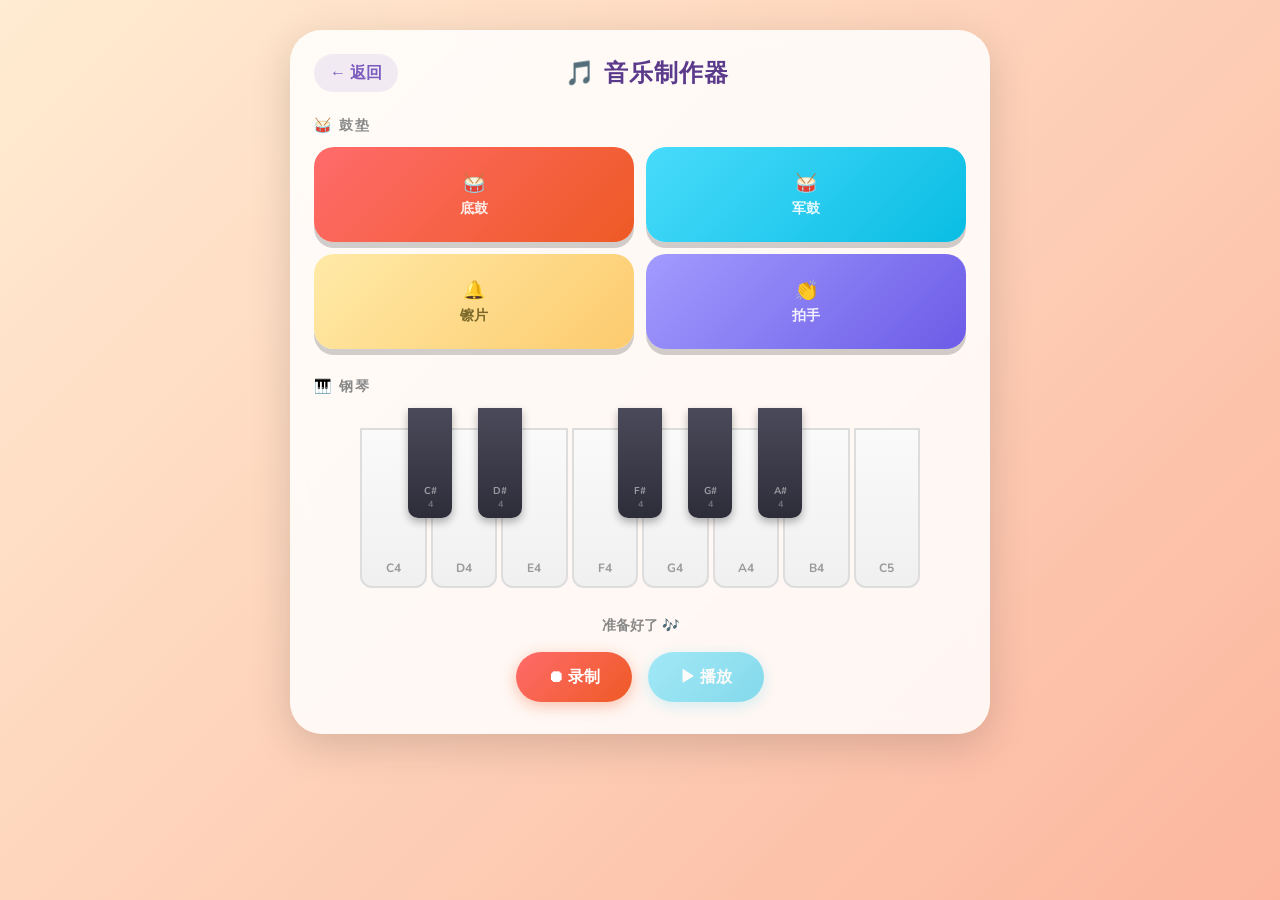
<file: games/music-maker/index.html>
<!DOCTYPE html>
<html lang="zh-CN">
<head>
    <meta charset="UTF-8">
    <meta name="viewport" content="width=device-width, initial-scale=1.0, user-scalable=no">
    <title>🎵 音乐制作器</title>
    <link rel="preconnect" href="https://fonts.googleapis.com">
    <link rel="preconnect" href="https://fonts.gstatic.com" crossorigin>
    <link href="https://fonts.googleapis.com/css2?family=Nunito:wght@400;700;800&display=swap" rel="stylesheet">
    <style>
        * {
            margin: 0;
            padding: 0;
            box-sizing: border-box;
            -webkit-tap-highlight-color: transparent;
            user-select: none;
        }

        body {
            font-family: 'Nunito', sans-serif;
            background: linear-gradient(135deg, #ffecd2 0%, #fcb69f 100%);
            min-height: 100vh;
            display: flex;
            justify-content: center;
            align-items: flex-start;
            padding: 20px;
        }

        .app {
            max-width: 700px;
            width: 100%;
            background: rgba(255,255,255,0.85);
            backdrop-filter: blur(10px);
            border-radius: 32px;
            padding: 24px 24px 32px;
            box-shadow: 0 12px 40px rgba(0,0,0,0.15);
            margin-top: 10px;
        }

        /* ===== Top Toolbar ===== */
        .toolbar {
            display: flex;
            align-items: center;
            justify-content: space-between;
            margin-bottom: 24px;
        }

        .back-link {
            font-family: 'Nunito', sans-serif;
            font-weight: 700;
            font-size: 16px;
            color: #7c5cbf;
            text-decoration: none;
            padding: 8px 16px;
            border-radius: 20px;
            background: rgba(124,92,191,0.10);
            transition: background 0.2s;
        }
        .back-link:hover {
            background: rgba(124,92,191,0.20);
        }

        .title {
            font-size: 24px;
            font-weight: 800;
            color: #5b3a8c;
            letter-spacing: 1px;
        }

        /* ===== Drum Pads ===== */
        .drum-section {
            margin-bottom: 28px;
        }

        .section-label {
            font-size: 14px;
            font-weight: 700;
            color: #888;
            text-transform: uppercase;
            letter-spacing: 2px;
            margin-bottom: 12px;
        }

        .drum-grid {
            display: grid;
            grid-template-columns: 1fr 1fr;
            gap: 12px;
        }

        .drum-pad {
            font-family: 'Nunito', sans-serif;
            font-weight: 800;
            font-size: 18px;
            color: #fff;
            border: none;
            border-radius: 20px;
            padding: 24px 12px;
            cursor: pointer;
            transition: transform 0.08s, box-shadow 0.08s;
            box-shadow: 0 6px 0 rgba(0,0,0,0.18);
            position: relative;
            touch-action: manipulation;
        }

        .drum-pad:active,
        .drum-pad.active {
            transform: translateY(5px);
            box-shadow: 0 1px 0 rgba(0,0,0,0.18);
        }

        .drum-pad .label {
            display: block;
            font-size: 14px;
            font-weight: 700;
            opacity: 0.9;
            margin-top: 4px;
        }

        .drum-pad.kick  { background: linear-gradient(135deg, #FF6B6B, #ee5a24); }
        .drum-pad.snare { background: linear-gradient(135deg, #48DBFB, #0abde3); }
        .drum-pad.cymbal{ background: linear-gradient(135deg, #FFEAA7, #fdcb6e); color: #6c5b1f; }
        .drum-pad.clap  { background: linear-gradient(135deg, #a29bfe, #6c5ce7); }

        /* ===== Piano ===== */
        .piano-section {
            margin-bottom: 28px;
        }

        .piano-container {
            position: relative;
            width: 100%;
            max-width: 560px;
            margin: 0 auto;
            height: 180px;
        }

        .white-keys {
            display: flex;
            position: absolute;
            bottom: 0;
            left: 0;
            right: 0;
            height: 160px;
            gap: 4px;
        }

        .white-key {
            flex: 1;
            background: linear-gradient(180deg, #fafafa 0%, #f0f0f0 100%);
            border: 2px solid #ddd;
            border-radius: 0 0 12px 12px;
            cursor: pointer;
            display: flex;
            flex-direction: column;
            align-items: center;
            justify-content: flex-end;
            padding-bottom: 10px;
            font-family: 'Nunito', sans-serif;
            font-size: 12px;
            font-weight: 700;
            color: #999;
            transition: background 0.06s;
            touch-action: manipulation;
        }

        .white-key:active,
        .white-key.active {
            background: linear-gradient(180deg, #e8f0fe 0%, #d0e0fd 100%);
            border-color: #b0c4de;
        }

        .black-keys {
            position: absolute;
            top: 0;
            left: 0;
            right: 0;
            height: 110px;
            pointer-events: none;
            padding: 0 2px;
        }

        .black-key {
            position: absolute;
            width: 44px;
            height: 110px;
            background: linear-gradient(180deg, #4a4a5a 0%, #2d2d3a 100%);
            border: none;
            border-radius: 0 0 10px 10px;
            cursor: pointer;
            pointer-events: auto;
            font-family: 'Nunito', sans-serif;
            font-size: 10px;
            font-weight: 700;
            color: rgba(255,255,255,0.5);
            display: flex;
            flex-direction: column;
            align-items: center;
            justify-content: flex-end;
            padding-bottom: 8px;
            transition: background 0.06s;
            touch-action: manipulation;
            z-index: 2;
            box-shadow: 0 4px 8px rgba(0,0,0,0.3);
        }

        .black-key:active,
        .black-key.active {
            background: linear-gradient(180deg, #5a5a7a 0%, #3d3d5a 100%);
            height: 105px;
        }

        .black-key .note-label {
            font-size: 9px;
            opacity: 0.6;
        }

        /* ===== Controls ===== */
        .controls {
            display: flex;
            justify-content: center;
            gap: 16px;
        }

        .ctrl-btn {
            font-family: 'Nunito', sans-serif;
            font-weight: 800;
            font-size: 16px;
            padding: 14px 32px;
            border: none;
            border-radius: 30px;
            cursor: pointer;
            transition: transform 0.1s, box-shadow 0.1s;
            touch-action: manipulation;
            display: flex;
            align-items: center;
            gap: 8px;
        }

        .ctrl-btn:active {
            transform: scale(0.95);
        }

        .ctrl-btn.record {
            background: linear-gradient(135deg, #ff6b6b, #ee5a24);
            color: #fff;
            box-shadow: 0 4px 15px rgba(238,90,36,0.35);
        }

        .ctrl-btn.record.recording {
            background: linear-gradient(135deg, #c0392b, #96281b);
            box-shadow: 0 0 0 0 rgba(238,90,36,0.5);
            animation: pulse-record 1s infinite;
        }

        @keyframes pulse-record {
            0%   { box-shadow: 0 0 0 0 rgba(238,90,36,0.5); }
            70%  { box-shadow: 0 0 0 12px rgba(238,90,36,0); }
            100% { box-shadow: 0 0 0 0 rgba(238,90,36,0); }
        }

        .ctrl-btn.play {
            background: linear-gradient(135deg, #48DBFB, #0abde3);
            color: #fff;
            box-shadow: 0 4px 15px rgba(10,189,227,0.35);
        }

        .ctrl-btn.play.playing {
            background: linear-gradient(135deg, #0abde3, #0984e3);
        }

        .ctrl-btn:disabled {
            opacity: 0.5;
            cursor: not-allowed;
            transform: none !important;
        }

        .status-text {
            font-family: 'Nunito', sans-serif;
            font-size: 14px;
            font-weight: 700;
            color: #888;
            text-align: center;
            margin-bottom: 12px;
            min-height: 24px;
        }

        /* ===== Responsive ===== */
        @media (max-width: 480px) {
            .app { padding: 16px; border-radius: 24px; }
            .title { font-size: 20px; }
            .drum-pad { padding: 18px 8px; font-size: 16px; }
            .piano-container { height: 160px; }
            .white-keys { height: 140px; }
            .white-key { font-size: 10px; border-radius: 0 0 10px 10px; }
            .black-key { width: 36px; height: 95px; }
            .black-key:active,
            .black-key.active { height: 90px; }
            .black-keys { height: 95px; }
            .ctrl-btn { padding: 12px 20px; font-size: 14px; }
        }

        @media (max-width: 400px) {
            .black-key { width: 32px; }
        }

        .hidden { display: none; }
    </style>
</head>
<body>
    <div class="app">
        <!-- Toolbar -->
        <div class="toolbar">
            <a class="back-link" href="../../index.html">← 返回</a>
            <span class="title">🎵 音乐制作器</span>
            <span style="width:70px"></span>
        </div>

        <!-- Drum Pads -->
        <div class="drum-section">
            <div class="section-label">🥁 鼓垫</div>
            <div class="drum-grid">
                <button class="drum-pad kick"    data-drum="kick">🥁<span class="label">底鼓</span></button>
                <button class="drum-pad snare"   data-drum="snare">🥁<span class="label">军鼓</span></button>
                <button class="drum-pad cymbal"  data-drum="cymbal">🔔<span class="label">镲片</span></button>
                <button class="drum-pad clap"    data-drum="clap">👏<span class="label">拍手</span></button>
            </div>
        </div>

        <!-- Piano -->
        <div class="piano-section">
            <div class="section-label">🎹 钢琴</div>
            <div class="piano-container">
                <div class="white-keys">
                    <button class="white-key" data-note="C4">C4</button>
                    <button class="white-key" data-note="D4">D4</button>
                    <button class="white-key" data-note="E4">E4</button>
                    <button class="white-key" data-note="F4">F4</button>
                    <button class="white-key" data-note="G4">G4</button>
                    <button class="white-key" data-note="A4">A4</button>
                    <button class="white-key" data-note="B4">B4</button>
                    <button class="white-key" data-note="C5">C5</button>
                </div>
                <div class="black-keys">
                    <button class="black-key" data-note="C#4" style="left:calc(12.5% - 22px);">C#<span class="note-label">4</span></button>
                    <button class="black-key" data-note="D#4" style="left:calc(25% - 22px);">D#<span class="note-label">4</span></button>
                    <button class="black-key" data-note="F#4" style="left:calc(50% - 22px);">F#<span class="note-label">4</span></button>
                    <button class="black-key" data-note="G#4" style="left:calc(62.5% - 22px);">G#<span class="note-label">4</span></button>
                    <button class="black-key" data-note="A#4" style="left:calc(75% - 22px);">A#<span class="note-label">4</span></button>
                </div>
            </div>
        </div>

        <!-- Controls -->
        <div class="status-text" id="statusText">准备好了 🎶</div>
        <div class="controls">
            <button class="ctrl-btn record" id="recordBtn">⏺ 录制</button>
            <button class="ctrl-btn play" id="playBtn" disabled>▶ 播放</button>
        </div>
    </div>

    <script>
        (function() {
            'use strict';

            // ===== Audio Context =====
            let audioCtx = null;

            function getAudioCtx() {
                if (!audioCtx) {
                    audioCtx = new (window.AudioContext || window.webkitAudioContext)();
                }
                if (audioCtx.state === 'suspended') {
                    audioCtx.resume();
                }
                return audioCtx;
            }

            // ===== Note Frequencies (C4 - C5) =====
            const NOTES = {
                'C4': 261.63, 'C#4': 277.18,
                'D4': 293.66, 'D#4': 311.13,
                'E4': 329.63,
                'F4': 349.23, 'F#4': 369.99,
                'G4': 392.00, 'G#4': 415.30,
                'A4': 440.00, 'A#4': 466.16,
                'B4': 493.88,
                'C5': 523.25
            };

            // ===== Active Sounds (for note-off) =====
            const activeOscillators = {};

            // ===== Play Note On =====
            function noteOn(note, time) {
                const ctx = getAudioCtx();
                const freq = NOTES[note];
                if (!freq) return;

                const startTime = time || ctx.currentTime;

                // Stop any existing note
                if (activeOscillators[note]) {
                    try { activeOscillators[note].osc.stop(); } catch(e) {}
                    delete activeOscillators[note];
                }

                const osc = ctx.createOscillator();
                const gain = ctx.createGain();
                osc.type = 'sine';
                osc.frequency.setValueAtTime(freq, startTime);
                gain.gain.setValueAtTime(0.5, startTime);
                gain.gain.exponentialRampToValueAtTime(0.001, startTime + 1.5);
                osc.connect(gain);
                gain.connect(ctx.destination);
                osc.start(startTime);
                activeOscillators[note] = { osc, gain };
            }

            function noteOff(note) {
                if (activeOscillators[note]) {
                    try {
                        const ctx = getAudioCtx();
                        const { gain, osc } = activeOscillators[note];
                        const now = ctx.currentTime;
                        gain.gain.cancelScheduledValues(now);
                        gain.gain.setValueAtTime(gain.gain.value, now);
                        gain.gain.exponentialRampToValueAtTime(0.001, now + 0.05);
                        osc.stop(now + 0.05);
                    } catch(e) {}
                    delete activeOscillators[note];
                }
            }

            function scheduledNoteOff(note, time) {
                if (activeOscillators[note]) {
                    try {
                        const { gain, osc } = activeOscillators[note];
                        gain.gain.cancelScheduledValues(time);
                        gain.gain.setValueAtTime(gain.gain.value, time);
                        gain.gain.exponentialRampToValueAtTime(0.001, time + 0.05);
                        osc.stop(time + 0.05);
                    } catch(e) {}
                    delete activeOscillators[note];
                }
            }

            // ===== Drum Sounds =====
            function playDrum(type, time) {
                const ctx = getAudioCtx();
                const now = time || ctx.currentTime;

                switch (type) {
                    case 'kick': {
                        const osc = ctx.createOscillator();
                        const gain = ctx.createGain();
                        osc.type = 'sine';
                        osc.frequency.setValueAtTime(150, now);
                        osc.frequency.exponentialRampToValueAtTime(30, now + 0.12);
                        gain.gain.setValueAtTime(0.8, now);
                        gain.gain.exponentialRampToValueAtTime(0.001, now + 0.25);
                        osc.connect(gain);
                        gain.connect(ctx.destination);
                        osc.start(now);
                        osc.stop(now + 0.25);
                        break;
                    }
                    case 'snare': {
                        const bufferSize = ctx.sampleRate * 0.15;
                        const buffer = ctx.createBuffer(1, bufferSize, ctx.sampleRate);
                        const data = buffer.getChannelData(0);
                        for (let i = 0; i < bufferSize; i++) {
                            data[i] = (Math.random() * 2 - 1) * (1 - i / bufferSize);
                        }
                        const noise = ctx.createBufferSource();
                        noise.buffer = buffer;
                        const noiseGain = ctx.createGain();
                        noiseGain.gain.setValueAtTime(0.5, now);
                        noiseGain.gain.exponentialRampToValueAtTime(0.001, now + 0.15);
                        noise.connect(noiseGain);
                        noiseGain.connect(ctx.destination);
                        noise.start(now);
                        noise.stop(now + 0.15);

                        const osc = ctx.createOscillator();
                        const gain = ctx.createGain();
                        osc.type = 'triangle';
                        osc.frequency.setValueAtTime(200, now);
                        gain.gain.setValueAtTime(0.4, now);
                        gain.gain.exponentialRampToValueAtTime(0.001, now + 0.08);
                        osc.connect(gain);
                        gain.connect(ctx.destination);
                        osc.start(now);
                        osc.stop(now + 0.08);
                        break;
                    }
                    case 'cymbal': {
                        const bufferSize = ctx.sampleRate * 0.3;
                        const buffer = ctx.createBuffer(1, bufferSize, ctx.sampleRate);
                        const data = buffer.getChannelData(0);
                        for (let i = 0; i < bufferSize; i++) {
                            data[i] = (Math.random() * 2 - 1) * (1 - i / bufferSize);
                        }
                        const noise = ctx.createBufferSource();
                        noise.buffer = buffer;
                        const gain = ctx.createGain();
                        const filter = ctx.createBiquadFilter();
                        filter.type = 'highpass';
                        filter.frequency.value = 4000;
                        gain.gain.setValueAtTime(0.3, now);
                        gain.gain.exponentialRampToValueAtTime(0.001, now + 0.3);
                        noise.connect(filter);
                        filter.connect(gain);
                        gain.connect(ctx.destination);
                        noise.start(now);
                        noise.stop(now + 0.3);
                        break;
                    }
                    case 'clap': {
                        for (let j = 0; j < 3; j++) {
                            const delay = now + j * 0.025;
                            const bufferSize = ctx.sampleRate * 0.08;
                            const buffer = ctx.createBuffer(1, bufferSize, ctx.sampleRate);
                            const data = buffer.getChannelData(0);
                            for (let i = 0; i < bufferSize; i++) {
                                data[i] = (Math.random() * 2 - 1) * (1 - i / bufferSize);
                            }
                            const noise = ctx.createBufferSource();
                            noise.buffer = buffer;
                            const gain = ctx.createGain();
                            const filter = ctx.createBiquadFilter();
                            filter.type = 'bandpass';
                            filter.frequency.value = 2000;
                            filter.Q.value = 0.5;
                            gain.gain.setValueAtTime(0.4, delay);
                            gain.gain.exponentialRampToValueAtTime(0.001, delay + 0.08);
                            noise.connect(filter);
                            filter.connect(gain);
                            gain.connect(ctx.destination);
                            noise.start(delay);
                            noise.stop(delay + 0.08);
                        }
                        break;
                    }
                }
            }

            // ===== Recording =====
            let isRecording = false;
            let recordedEvents = [];
            let recordingStartTime = 0;
            let isPlaying = false;
            let playbackTimeouts = [];

            const statusText = document.getElementById('statusText');
            const recordBtn = document.getElementById('recordBtn');
            const playBtn = document.getElementById('playBtn');

            function setStatus(msg) {
                statusText.textContent = msg;
            }

            function clearPlaybackTimeouts() {
                playbackTimeouts.forEach(id => clearTimeout(id));
                playbackTimeouts = [];
            }

            // ===== Piano UI =====
            function setupPianoKey(el) {
                const note = el.dataset.note;

                function startNote(e) {
                    e.preventDefault();
                    if (el.classList.contains('active')) return;
                    el.classList.add('active');
                    noteOn(note);

                    if (isRecording) {
                        recordedEvents.push({
                            type: 'noteOn',
                            note: note,
                            time: Date.now() - recordingStartTime
                        });
                    }
                }

                function endNote(e) {
                    e.preventDefault();
                    if (!el.classList.contains('active')) return;
                    el.classList.remove('active');
                    noteOff(note);

                    if (isRecording) {
                        recordedEvents.push({
                            type: 'noteOff',
                            note: note,
                            time: Date.now() - recordingStartTime
                        });
                    }
                }

                // Mouse
                el.addEventListener('mousedown', startNote);
                el.addEventListener('mouseup', endNote);
                el.addEventListener('mouseleave', endNote);

                // Touch
                el.addEventListener('touchstart', startNote, { passive: false });
                el.addEventListener('touchend', endNote, { passive: false });
                el.addEventListener('touchcancel', endNote, { passive: false });
            }

            document.querySelectorAll('.white-key, .black-key').forEach(setupPianoKey);

            // ===== Drum UI =====
            document.querySelectorAll('.drum-pad').forEach(el => {
                const type = el.dataset.drum;

                function hitDrum(e) {
                    e.preventDefault();
                    if (el.classList.contains('active')) return;
                    el.classList.add('active');
                    playDrum(type);

                    if (isRecording) {
                        recordedEvents.push({
                            type: 'drum',
                            drum: type,
                            time: Date.now() - recordingStartTime
                        });
                    }

                    setTimeout(() => {
                        el.classList.remove('active');
                    }, 150);
                }

                el.addEventListener('mousedown', hitDrum);
                el.addEventListener('touchstart', hitDrum, { passive: false });
            });

            // ===== Record Button =====
            recordBtn.addEventListener('click', function() {
                if (isRecording) {
                    isRecording = false;
                    recordBtn.classList.remove('recording');
                    recordBtn.innerHTML = '⏺ 录制';
                    setStatus(`已录制 ${recordedEvents.length} 个事件 🎶`);
                    playBtn.disabled = false;
                } else {
                    isRecording = true;
                    recordedEvents = [];
                    recordingStartTime = Date.now();
                    recordBtn.classList.add('recording');
                    recordBtn.innerHTML = '⏹ 停止';
                    playBtn.disabled = true;
                    setStatus('🔴 录制中...');
                }
            });

            // ===== Play Button =====
            playBtn.addEventListener('click', function() {
                if (isPlaying) return;
                if (recordedEvents.length === 0) {
                    setStatus('没有可播放的录制内容 🤷');
                    return;
                }

                isPlaying = true;
                playBtn.classList.add('playing');
                playBtn.innerHTML = '⏸ 播放中';
                recordBtn.disabled = true;
                setStatus('▶ 播放中...');

                const events = recordedEvents;
                let maxEndTime = 0;

                events.forEach(evt => {
                    const ctx = getAudioCtx();
                    const scheduledTime = ctx.currentTime + evt.time / 1000;

                    if (evt.type === 'noteOn') {
                        noteOn(evt.note, scheduledTime);
                    } else if (evt.type === 'noteOff') {
                        scheduledNoteOff(evt.note, scheduledTime);
                    } else if (evt.type === 'drum') {
                        playDrum(evt.drum, scheduledTime);
                    }

                    if (evt.time > maxEndTime) maxEndTime = evt.time;
                });

                const totalDuration = maxEndTime + 500;
                const endTimeout = setTimeout(() => {
                    isPlaying = false;
                    playBtn.classList.remove('playing');
                    playBtn.innerHTML = '▶ 播放';
                    recordBtn.disabled = false;
                    setStatus(`播放完成 ✅ (${events.length} 个事件)`);
                }, totalDuration);
                playbackTimeouts.push(endTimeout);
            });

            // ===== Global: prevent context menu =====
            document.addEventListener('contextmenu', e => e.preventDefault());

            setStatus('准备好了 🎶');
        })();
    </script>
</body>
</html>
</file>
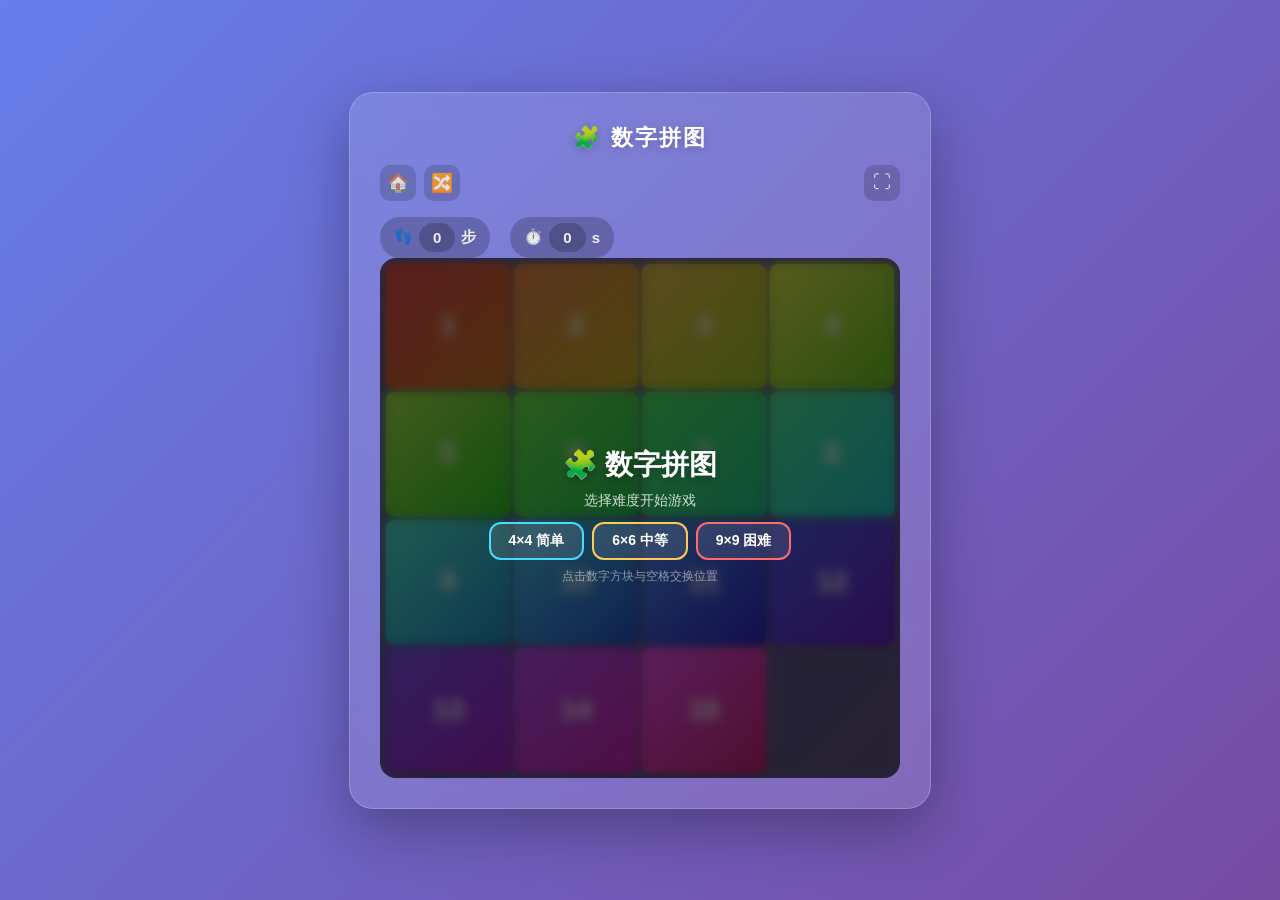
<file: games/number-puzzle/index.html>
<!DOCTYPE html>
<html lang="zh-CN">
<head>
<meta charset="UTF-8">
<meta name="viewport" content="width=device-width, initial-scale=1.0, maximum-scale=1.0, user-scalable=no">
<title>数字拼图 - 快乐学习乐园</title>
<style>
  * { margin: 0; padding: 0; box-sizing: border-box; user-select: none; -webkit-user-select: none; }
  html, body {
    width: 100%; height: 100%;
    overflow: hidden;
    font-family: 'Segoe UI', 'PingFang SC', 'Microsoft YaHei', sans-serif;
    background: linear-gradient(135deg, #667eea 0%, #764ba2 100%);
    display: flex;
    justify-content: center;
    align-items: center;
  }

  #gameContainer {
    position: relative;
    background: rgba(255,255,255,0.12);
    backdrop-filter: blur(12px);
    -webkit-backdrop-filter: blur(12px);
    border-radius: 24px;
    padding: 30px;
    box-shadow: 0 20px 60px rgba(0,0,0,0.3);
    border: 1px solid rgba(255,255,255,0.2);
  }

  /* 顶部控制栏 */
  #topBar {
    display: flex;
    justify-content: space-between;
    align-items: center;
    margin-bottom: 16px;
  }
  #topBarLeft {
    display: flex;
    gap: 8px;
  }
  #topBarRight {
    display: flex;
    gap: 8px;
  }
  #topBar button {
    width: 36px;
    height: 36px;
    border-radius: 10px;
    border: none;
    background: rgba(0,0,0,0.2);
    color: #fff;
    font-size: 18px;
    cursor: pointer;
    display: flex;
    align-items: center;
    justify-content: center;
    transition: all 0.2s;
    opacity: 0.8;
  }
  #topBar button:hover { opacity: 1; background: rgba(0,0,0,0.35); transform: scale(1.08); }
  #topBar button:active { transform: scale(0.92); }

  /* 统计信息 */
  #stats {
    display: flex;
    gap: 20px;
    color: rgba(255,255,255,0.9);
    font-size: 15px;
    font-weight: 600;
  }
  #stats span {
    background: rgba(0,0,0,0.2);
    padding: 6px 14px;
    border-radius: 20px;
    display: flex;
    align-items: center;
    gap: 6px;
  }

  /* 游戏标题 */
  #gameTitle {
    text-align: center;
    color: #fff;
    font-size: 22px;
    font-weight: bold;
    margin-bottom: 12px;
    text-shadow: 0 2px 8px rgba(0,0,0,0.2);
    letter-spacing: 2px;
  }

  /* 拼图网格 */
  #puzzleBoard {
    position: relative;
    background: rgba(0,0,0,0.2);
    border-radius: 16px;
    padding: 6px;
    display: grid;
    gap: 4px;
    margin: 0 auto;
    transition: width 0.3s, height 0.3s;
  }

  .tile {
    border-radius: 8px;
    display: flex;
    align-items: center;
    justify-content: center;
    font-weight: 800;
    cursor: pointer;
    transition: transform 0.1s ease;
    position: relative;
    color: #fff;
    text-shadow: 0 1px 3px rgba(0,0,0,0.2);
    box-shadow: 0 2px 6px rgba(0,0,0,0.15);
  }

  .tile:active {
    transform: scale(0.92);
  }

  .tile-empty {
    background: transparent !important;
    box-shadow: none !important;
    cursor: default;
    pointer-events: none;
  }

  /* 胜利蒙层 */
  #overlay {
    display: none;
    position: absolute;
    top: 0; left: 0; right: 0; bottom: 0;
    background: rgba(0,0,0,0.5);
    border-radius: 16px;
    z-index: 10;
    flex-direction: column;
    align-items: center;
    justify-content: center;
    backdrop-filter: blur(4px);
    -webkit-backdrop-filter: blur(4px);
  }
  #overlay.show {
    display: flex;
  }
  #overlay h2 {
    color: #FFD700;
    font-size: 32px;
    text-shadow: 0 0 20px rgba(255,215,0,0.5);
    margin-bottom: 10px;
  }
  #overlay p {
    color: #fff;
    font-size: 16px;
    margin-bottom: 6px;
  }
  #overlay .btn {
    margin-top: 16px;
    padding: 10px 28px;
    font-size: 16px;
    font-weight: bold;
    border: none;
    border-radius: 50px;
    cursor: pointer;
    background: linear-gradient(135deg, #FFD700, #FFA500);
    color: #fff;
    box-shadow: 0 4px 15px rgba(255,215,0,0.3);
    transition: all 0.2s;
  }
  #overlay .btn:hover {
    transform: scale(1.05);
    box-shadow: 0 6px 20px rgba(255,215,0,0.5);
  }
  #overlay .btn:active {
    transform: scale(0.95);
  }

  /* 开始界面 */
  #startOverlay {
    position: absolute;
    top: 0; left: 0; right: 0; bottom: 0;
    background: rgba(0,0,0,0.6);
    border-radius: 16px;
    z-index: 20;
    display: flex;
    flex-direction: column;
    align-items: center;
    justify-content: center;
    backdrop-filter: blur(6px);
    -webkit-backdrop-filter: blur(6px);
  }
  #startOverlay h2 {
    color: #fff;
    font-size: 28px;
    margin-bottom: 8px;
    text-shadow: 0 2px 10px rgba(0,0,0,0.3);
  }
  #startOverlay p {
    color: rgba(255,255,255,0.8);
    font-size: 14px;
    margin-bottom: 4px;
  }
  #startOverlay .btn {
    margin-top: 14px;
    padding: 11px 32px;
    font-size: 17px;
    font-weight: bold;
    border: none;
    border-radius: 50px;
    cursor: pointer;
    background: linear-gradient(135deg, #667eea, #764ba2);
    color: #fff;
    box-shadow: 0 4px 20px rgba(102,126,234,0.4);
    transition: all 0.2s;
  }
  #startOverlay .btn:hover {
    transform: scale(1.05);
  }
  #startOverlay .btn:active {
    transform: scale(0.95);
  }
  #startOverlay .hint {
    margin-top: 8px;
    font-size: 12px;
    color: rgba(255,255,255,0.5);
  }

  /* 难度选择按钮 */
  #sizeSelect {
    display: flex;
    gap: 8px;
    margin-top: 8px;
  }
  #sizeSelect button {
    padding: 8px 18px;
    font-size: 14px;
    font-weight: bold;
    border: 2px solid rgba(255,255,255,0.3);
    border-radius: 12px;
    cursor: pointer;
    background: rgba(255,255,255,0.1);
    color: #fff;
    transition: all 0.2s;
  }
  #sizeSelect button:hover {
    background: rgba(255,255,255,0.2);
    border-color: rgba(255,255,255,0.6);
    transform: scale(1.05);
  }
  #sizeSelect button:active {
    transform: scale(0.95);
  }
  #sizeSelect button.small  { border-color: #48DBFB; }
  #sizeSelect button.medium { border-color: #FECA57; }
  #sizeSelect button.large  { border-color: #FF6B6B; }

  /* 烟花粒子 */
  .confetti {
    position: fixed;
    pointer-events: none;
    z-index: 100;
  }

  /* 响应式 */
  @media (max-width: 400px) {
    #gameContainer {
      padding: 14px;
      border-radius: 16px;
    }
    #puzzleBoard {
      padding: 4px;
    }
    #gameTitle {
      font-size: 18px;
      margin-bottom: 8px;
    }
    #stats {
      font-size: 13px;
      gap: 10px;
    }
    #stats span {
      padding: 4px 10px;
    }
  }
</style>
</head>
<body>

<div id="gameContainer">
  <div id="gameTitle">🧩 数字拼图</div>

  <div id="topBar">
    <div id="topBarLeft">
      <a href="../../" style="text-decoration:none;">
        <button title="返回首页">🏠</button>
      </a>
      <button id="shuffleBtn" title="重新打乱">🔀</button>
    </div>
    <div id="topBarRight">
      <button id="fullscreenBtn" title="全屏">⛶</button>
    </div>
  </div>

  <div id="stats">
    <span>👣 <span id="moves">0</span> 步</span>
    <span>⏱️ <span id="timer">0</span>s</span>
  </div>

  <div id="puzzleBoard">
    <div id="overlay">
      <h2>🎉 恭喜完成！</h2>
      <p id="finalMoves">用时 0 步</p>
      <p id="finalTime">耗时 0 秒</p>
      <button class="btn" onclick="shufflePuzzle()">再来一局</button>
    </div>
    <div id="startOverlay">
      <h2>🧩 数字拼图</h2>
      <p>选择难度开始游戏</p>
      <div id="sizeSelect">
        <button class="small"  onclick="startGame(4)">4×4 简单</button>
        <button class="medium" onclick="startGame(6)">6×6 中等</button>
        <button class="large"  onclick="startGame(9)">9×9 困难</button>
      </div>
      <p class="hint">点击数字方块与空格交换位置</p>
    </div>
  </div>
</div>

<script>
// ============================================================
//  数字拼图 (15-Puzzle)
// ============================================================

const boardEl = document.getElementById('puzzleBoard');
const movesEl = document.getElementById('moves');
const timerEl = document.getElementById('timer');
const overlay = document.getElementById('overlay');
const startOverlay = document.getElementById('startOverlay');
const finalMoves = document.getElementById('finalMoves');
const finalTime = document.getElementById('finalTime');
const shuffleBtn = document.getElementById('shuffleBtn');

// -------- 可变尺寸变量 --------
let boardSize = 4;
let totalTiles = 16;
let board = [];
let emptyIndex = totalTiles - 1;
let moves = 0;
let timer = 0;
let timerInterval = null;
let isPlaying = false;
let isAnimating = false;
let isStarted = false;

// 根据方格尺寸计算拼图板大小和格子样式
function updateBoardSize() {
  const gap = boardSize <= 4 ? 4 : 3;
  // 可用宽度 = 屏幕宽度 - 容器左右 padding(60px) - 余量(10px)
  const availW = window.innerWidth - 70;
  // 可用高度 = 屏幕高度 - 标题(~40px) - 顶栏(~52px) - 统计(~36px) - 容器上下 padding(60px)
  const availH = window.innerHeight - 188;
  // 取宽高中较小者，确保拼图板完全可见
  const maxBoard = Math.max(Math.min(availW, availH, 520), 200);
  const tileSize = Math.floor((maxBoard - 12 - (boardSize - 1) * gap) / boardSize);
  const boardPx = tileSize * boardSize + (boardSize - 1) * gap + 12;

  boardEl.style.width = boardPx + 'px';
  boardEl.style.height = boardPx + 'px';
  boardEl.style.gap = gap + 'px';
  boardEl.style.gridTemplateColumns = `repeat(${boardSize}, 1fr)`;
  boardEl.style.gridTemplateRows = `repeat(${boardSize}, 1fr)`;
  boardEl.dataset.tileSize = tileSize;
}

// 根据数字生成渐变色
function getTileColor(val) {
  const hue = ((val - 1) / (totalTiles - 2)) * 300;
  return `linear-gradient(135deg, hsl(${hue}, 75%, 60%), hsl(${hue + 30}, 70%, 45%))`;
}

function getTileFontSize() {
  const ts = parseInt(boardEl.dataset.tileSize) || 72;
  if (ts >= 65) return '28px';
  if (ts >= 48) return '20px';
  return '14px';
}

// -------- 音效系统 (Web Audio API) --------
const PuzzleAudio = (() => {
  let ctx = null;
  function init() {
    if (!ctx) ctx = new (window.AudioContext || window.webkitAudioContext)();
    if (ctx.state === 'suspended') ctx.resume();
  }
  function playTone(freq, duration, type, vol) {
    if (!ctx) return;
    const osc = ctx.createOscillator();
    const gain = ctx.createGain();
    osc.type = type || 'sine';
    osc.frequency.value = freq;
    gain.gain.setValueAtTime(vol || 0.08, ctx.currentTime);
    gain.gain.exponentialRampToValueAtTime(0.001, ctx.currentTime + duration);
    osc.connect(gain);
    gain.connect(ctx.destination);
    osc.start(ctx.currentTime);
    osc.stop(ctx.currentTime + duration);
  }
  return {
    init() { init(); },
    slide() { init(); playTone(600, 0.06, 'sine', 0.06); },
    victory() {
      init();
      const notes = [523, 659, 784, 1047];
      notes.forEach((f, i) => setTimeout(() => playTone(f, 0.25, 'sine', 0.1), i * 100));
    }
  };
})();

// -------- 拼图逻辑 --------

function createBoard() {
  board = [];
  for (let i = 1; i < totalTiles; i++) board.push(i);
  board.push(0); // 0 = empty
  emptyIndex = totalTiles - 1;
}

// 从已解状态执行 N 次合法移动来洗盘，保证始终可解
function shuffleBoard() {
  createBoard();
  const shuffleMoves = boardSize * 40; // 4×4→160, 6×6→240, 9×9→360
  let lastIndex = -1;
  for (let i = 0; i < shuffleMoves; i++) {
    const neighbors = getNeighbors(emptyIndex).filter(n => n !== lastIndex);
    const chosen = neighbors[Math.floor(Math.random() * neighbors.length)];
    lastIndex = emptyIndex;
    swap(emptyIndex, chosen);
  }
  if (isSolved()) shuffleBoard();
}

function isSolved() {
  for (let i = 0; i < totalTiles - 1; i++) {
    if (board[i] !== i + 1) return false;
  }
  return board[totalTiles - 1] === 0;
}

function getNeighbors(index) {
  const row = Math.floor(index / boardSize);
  const col = index % boardSize;
  const neighbors = [];
  if (row > 0) neighbors.push(index - boardSize);
  if (row < boardSize - 1) neighbors.push(index + boardSize);
  if (col > 0) neighbors.push(index - 1);
  if (col < boardSize - 1) neighbors.push(index + 1);
  return neighbors;
}

function swap(i, j) {
  [board[i], board[j]] = [board[j], board[i]];
  if (board[i] === 0) emptyIndex = i;
  else if (board[j] === 0) emptyIndex = j;
}

function canMove(index) {
  if (board[index] === 0) return false;
  return getNeighbors(index).includes(emptyIndex);
}

function moveTile(index) {
  if (!canMove(index) || isAnimating) return false;
  if (!isPlaying) return false;

  swap(index, emptyIndex);
  moves++;
  movesEl.textContent = moves;
  PuzzleAudio.slide();
  render();
  return true;
}

// -------- 渲染 --------

function render() {
  // 保留 overlay，只移除格子
  boardEl.querySelectorAll('.tile').forEach(el => el.remove());

  const fontSize = getTileFontSize();

  board.forEach((val, idx) => {
    const tile = document.createElement('div');
    tile.className = 'tile';
    if (val === 0) {
      tile.classList.add('tile-empty');
    } else {
      tile.style.background = getTileColor(val);
      tile.style.fontSize = fontSize;
      tile.textContent = val;
      tile.dataset.index = idx;
    }
    boardEl.appendChild(tile);
  });

  // 确保 overlay 始终在最后（叠在格子上层）
  const overlayEl = document.getElementById('overlay');
  const startOverlayEl = document.getElementById('startOverlay');
  if (overlayEl) boardEl.appendChild(overlayEl);
  if (startOverlayEl) boardEl.appendChild(startOverlayEl);
}

function onTileClick(index) {
  if (moveTile(index)) {
    if (isSolved()) {
      onVictory();
    }
  }
}

// 事件委托：点击拼图板时找到被点的方块
boardEl.addEventListener('click', (e) => {
  const tile = e.target.closest('.tile:not(.tile-empty)');
  if (!tile) return;
  const index = parseInt(tile.dataset.index);
  if (!isNaN(index)) onTileClick(index);
});

// 触摸支持
boardEl.addEventListener('touchstart', (e) => {
  const tile = e.target.closest('.tile:not(.tile-empty)');
  if (!tile) return;
  e.preventDefault();
  const index = parseInt(tile.dataset.index);
  if (!isNaN(index)) onTileClick(index);
}, { passive: false });

// -------- 胜利 --------

function onVictory() {
  isPlaying = false;
  if (timerInterval) {
    clearInterval(timerInterval);
    timerInterval = null;
  }
  PuzzleAudio.victory();

  finalMoves.textContent = '用时 ' + moves + ' 步';
  finalTime.textContent = '耗时 ' + timer + ' 秒（' + boardSize + '×' + boardSize + '）';
  overlay.classList.add('show');

  launchConfetti();
}

// -------- 烟花粒子效果 --------

function launchConfetti() {
  const colors = ['#FF6B6B', '#FFD700', '#48DBFB', '#FF9FF3', '#54a0ff', '#00d2d3', '#f8a5c2', '#FFA500'];
  for (let i = 0; i < 60; i++) {
    const el = document.createElement('div');
    el.className = 'confetti';
    const size = 4 + Math.random() * 6;
    el.style.width = size + 'px';
    el.style.height = size + 'px';
    el.style.background = colors[Math.floor(Math.random() * colors.length)];
    el.style.borderRadius = Math.random() > 0.5 ? '50%' : '2px';
    el.style.left = (20 + Math.random() * 60) + 'vw';
    el.style.top = '-10px';
    el.style.opacity = '1';
    document.body.appendChild(el);

    const x = (Math.random() - 0.5) * 200;
    const y = window.innerHeight * (0.4 + Math.random() * 0.6);
    const duration = 1 + Math.random() * 2;

    el.animate([
      { transform: 'translateY(0) translateX(0) rotate(0deg)', opacity: 1 },
      { transform: `translateY(${y}px) translateX(${x}px) rotate(${360 * (Math.random() > 0.5 ? 1 : -1)}deg)`, opacity: 0.7 }
    ], {
      duration: duration * 1000,
      easing: 'cubic-bezier(0.25, 0.46, 0.45, 0.94)',
      fill: 'forwards'
    }).onfinish = () => el.remove();
  }
}

// -------- 打乱 & 重置 --------

function shufflePuzzle() {
  overlay.classList.remove('show');
  isPlaying = false;
  isStarted = true;
  if (timerInterval) {
    clearInterval(timerInterval);
    timerInterval = null;
  }
  moves = 0;
  timer = 0;
  movesEl.textContent = '0';
  timerEl.textContent = '0';
  shuffleBoard();
  render();
  isPlaying = true;
  timerInterval = setInterval(() => {
    timer++;
    timerEl.textContent = timer;
  }, 1000);
}

// -------- 全屏 --------

function toggleFullscreen() {
  const el = document.documentElement;
  if (document.fullscreenElement || document.webkitFullscreenElement) {
    if (document.exitFullscreen) document.exitFullscreen();
    else if (document.webkitExitFullscreen) document.webkitExitFullscreen();
  } else {
    const r = el.requestFullscreen || el.webkitRequestFullscreen;
    if (r) r.call(el);
  }
}

// -------- 键盘支持 --------

document.addEventListener('keydown', (e) => {
  if (e.key === 'Enter' || e.key === ' ') {
    // Check if start overlay is visible
    if (startOverlay.style.display !== 'none' && isStarted === false) {
      // handled by start button
    }
  }
});

// -------- 开始游戏（选择难度）--------

function startGame(size) {
  PuzzleAudio.init();
  boardSize = size;
  totalTiles = size * size;
  board = [];
  emptyIndex = totalTiles - 1;
  moves = 0;
  timer = 0;
  isStarted = false;
  isPlaying = false;
  if (timerInterval) {
    clearInterval(timerInterval);
    timerInterval = null;
  }
  updateBoardSize();
  overlay.classList.remove('show');
  shufflePuzzle();
  startOverlay.style.display = 'none';
}

// -------- 事件绑定 --------

document.getElementById('fullscreenBtn').addEventListener('click', (e) => {
  e.stopPropagation();
  toggleFullscreen();
});

shuffleBtn.addEventListener('click', (e) => {
  e.stopPropagation();
  if (isStarted) {
    shufflePuzzle();
  }
});

// Keyboard shortcuts
document.addEventListener('keydown', (e) => {
  if (e.key === 'Enter' || e.key === ' ') {
    if (overlay.classList.contains('show')) {
      e.preventDefault();
      shufflePuzzle();
    }
  }
});

// 窗口变化时重新适配拼图板大小
window.addEventListener('resize', updateBoardSize);

// -------- 初始化 --------

boardSize = 4;
totalTiles = 16;
updateBoardSize();
createBoard();
render();
</script>
</body>
</html>
</file>
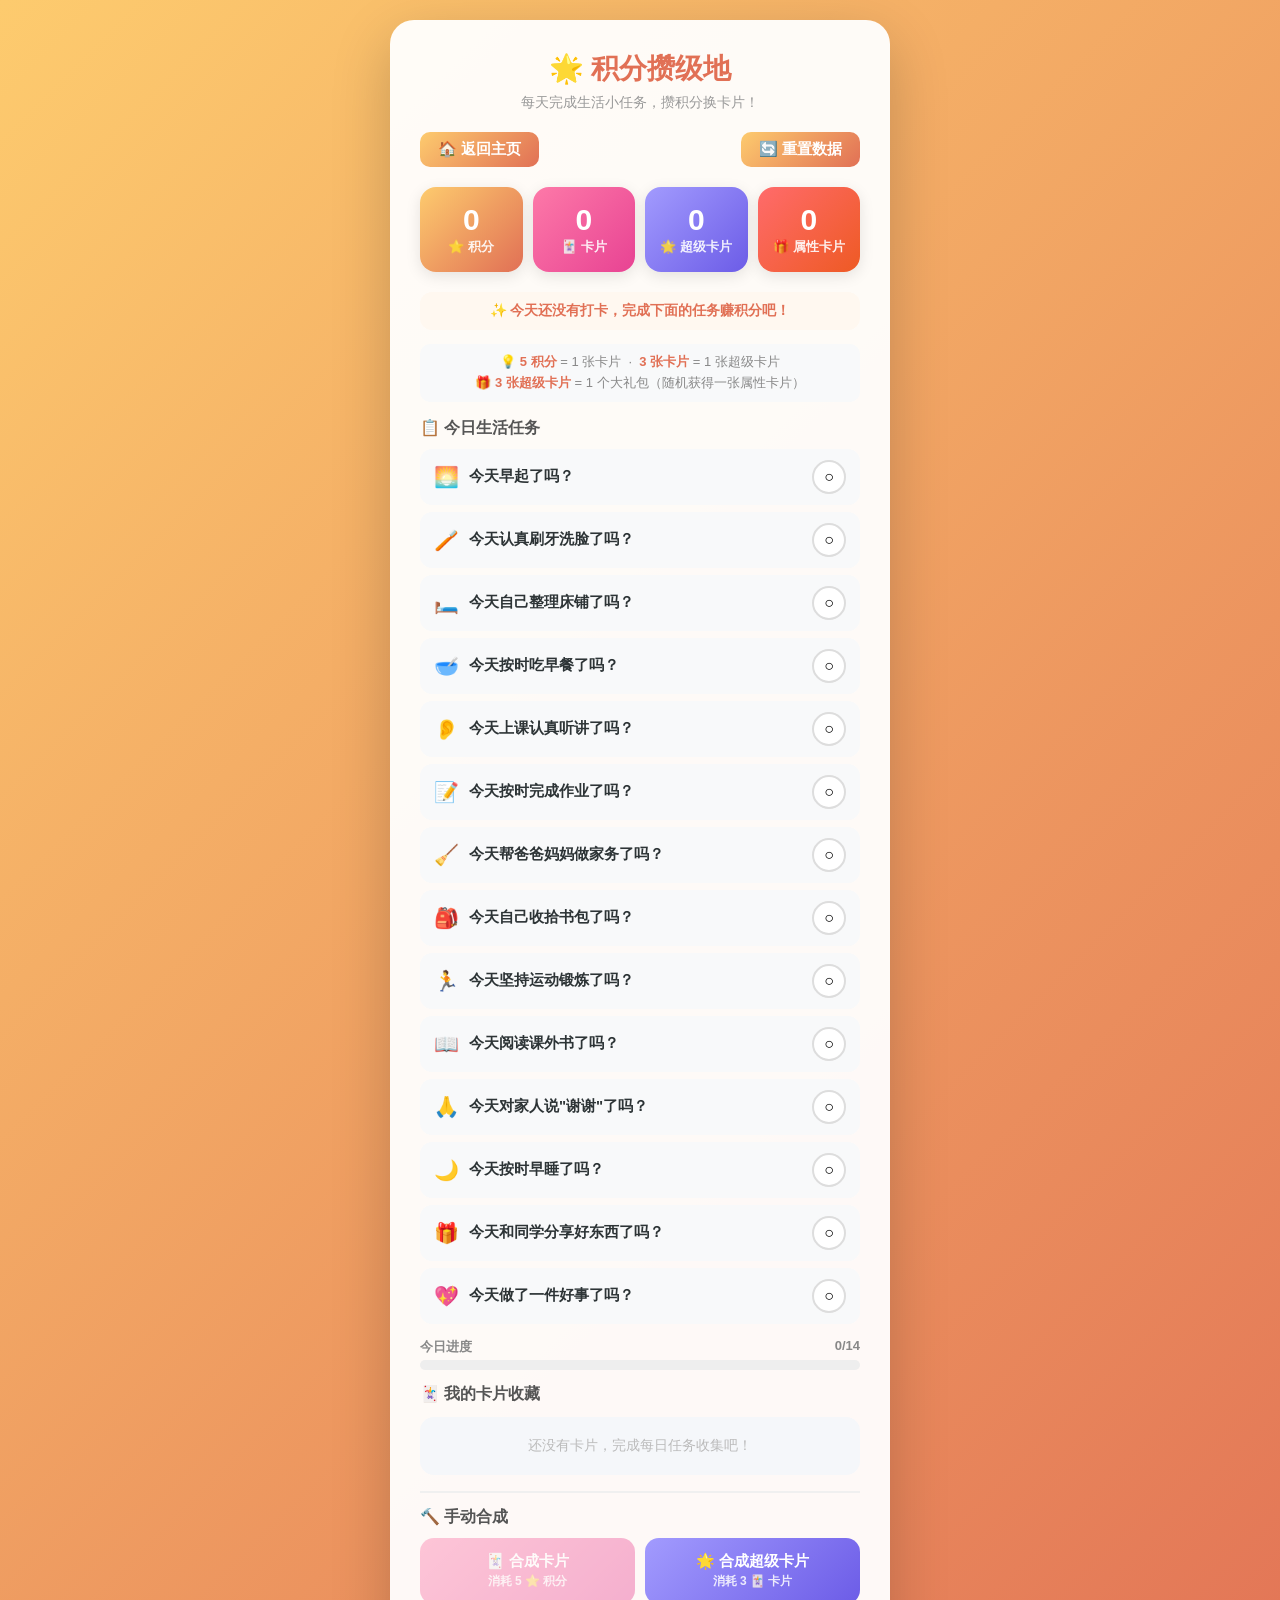
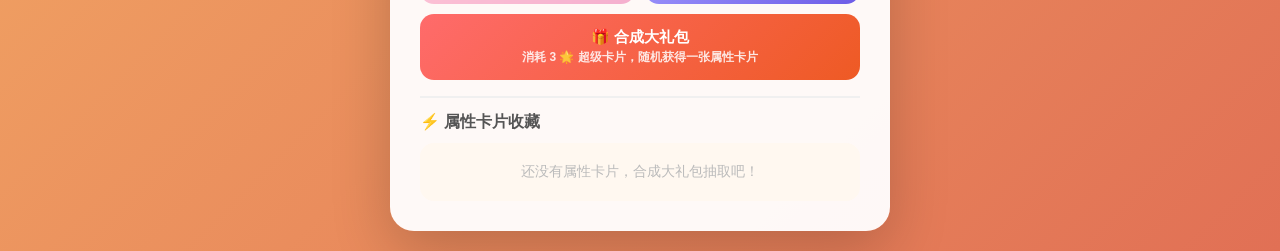
<file: games/rewards/index.html>
<!DOCTYPE html>
<html lang="zh-CN">
<head>
    <meta charset="UTF-8">
    <meta name="viewport" content="width=device-width, initial-scale=1.0">
    <title>积分攒级地 - 快乐学习乐园</title>
    <style>
        * { margin: 0; padding: 0; box-sizing: border-box; }
        body {
            font-family: 'Segoe UI', 'PingFang SC', 'Microsoft YaHei', sans-serif;
            background: linear-gradient(135deg, #fdcb6e, #e17055);
            min-height: 100vh;
            display: flex;
            flex-direction: column;
            align-items: center;
            padding: 20px;
        }
        #container {
            background: rgba(255,255,255,0.95);
            border-radius: 24px;
            padding: 30px;
            width: 100%;
            max-width: 500px;
            box-shadow: 0 20px 60px rgba(0,0,0,0.2);
        }
        #title {
            text-align: center;
            font-size: 28px;
            font-weight: 800;
            color: #e17055;
            margin-bottom: 6px;
            display: flex;
            align-items: center;
            justify-content: center;
            gap: 10px;
        }
        #subtitle {
            text-align: center;
            color: #999;
            font-size: 14px;
            margin-bottom: 20px;
        }
        #topBar {
            display: flex;
            justify-content: space-between;
            align-items: center;
            margin-bottom: 20px;
        }
        #topBar button {
            background: linear-gradient(135deg, #fdcb6e, #e17055);
            border: none; color: white; padding: 8px 18px;
            border-radius: 10px; cursor: pointer; font-size: 15px;
            font-weight: 700; transition: all 0.3s; font-family: inherit;
        }
        #topBar button:hover { transform: translateY(-2px); box-shadow: 0 6px 15px rgba(225,112,85,0.3); }
        #resetBtn { background: #dfe6e9; color: #666; }
        #resetBtn:hover { box-shadow: 0 6px 15px rgba(0,0,0,0.1); }

        /* 统计卡片 */
        #stats {
            display: flex; gap: 10px; margin-bottom: 20px;
        }
        .stat-card {
            flex: 1; border-radius: 16px; padding: 16px 10px;
            text-align: center; color: white; box-shadow: 0 4px 15px rgba(0,0,0,0.1);
        }
        .stat-card .num { font-size: 30px; font-weight: 900; display: block; }
        .stat-card .lbl { font-size: 13px; font-weight: 600; opacity: 0.9; }
        .stat-point { background: linear-gradient(135deg, #fdcb6e, #e17055); }
        .stat-cardd { background: linear-gradient(135deg, #fd79a8, #e84393); }
        .stat-super { background: linear-gradient(135deg, #a29bfe, #6c5ce7); }

        /* 提示 */
        #dailyTip {
            background: #fff8f0; border-radius: 12px; padding: 10px 14px;
            font-size: 14px; color: #e17055; margin-bottom: 14px;
            text-align: center; font-weight: 600;
        }

        /* 兑换说明 */
        #convertInfo {
            text-align: center; font-size: 13px; color: #888;
            padding: 8px 12px; background: #f8f9fa; border-radius: 10px;
            margin-bottom: 16px; line-height: 1.6;
        }
        #convertInfo strong { color: #e17055; }

        /* 每日任务列表 */
        .section-title {
            font-size: 16px; font-weight: 700; color: #555;
            margin-bottom: 10px; display: flex; align-items: center; gap: 6px;
        }
        .task-item {
            display: flex; align-items: center; justify-content: space-between;
            padding: 11px 14px; background: #f8f9fa; border-radius: 12px;
            margin-bottom: 7px; transition: all 0.2s; cursor: pointer;
        }
        .task-item:hover { background: #f0f1f3; }
        .task-item.done { background: #e8f8f0; opacity: 0.7; cursor: default; }
        .task-item .left { display: flex; align-items: center; gap: 10px; }
        .task-item .icon { font-size: 20px; }
        .task-item .text { font-size: 15px; font-weight: 600; color: #2d3436; }
        .task-item.done .text { color: #00b894; }
        .check-btn {
            width: 34px; height: 34px; border-radius: 50%;
            border: 2px solid #ddd; background: white; cursor: pointer;
            display: flex; align-items: center; justify-content: center;
            font-size: 16px; transition: all 0.2s; flex-shrink: 0;
        }
        .check-btn:hover { border-color: #e17055; }
        .check-btn.done {
            background: #1dd1a1; border-color: #1dd1a1; color: white; cursor: default;
        }

        /* 卡片收藏 */
        #cardBox {
            display: flex; gap: 6px; flex-wrap: wrap; min-height: 50px;
            padding: 12px; background: #f5f7fa; border-radius: 14px;
            margin: 12px 0 16px;
        }
        .card-item {
            width: 48px; height: 48px; border-radius: 12px;
            display: flex; align-items: center; justify-content: center;
            font-size: 24px; color: white;
            background: linear-gradient(135deg, #fd79a8, #e84393);
            box-shadow: 0 3px 8px rgba(232,67,147,0.3);
        }
        .card-item.super {
            width: 56px; height: 56px; font-size: 28px;
            background: linear-gradient(135deg, #a29bfe, #6c5ce7);
            box-shadow: 0 3px 8px rgba(108,92,231,0.3);
            border: 2px solid #ffd700;
        }
        .empty-tip {
            color: #bbb; font-size: 14px; width: 100%;
            text-align: center; padding: 8px 0;
        }

        /* 进度条 */
        .progress-wrap { margin: 14px 0; }
        .progress-label { display: flex; justify-content: space-between; font-size: 13px; color: #888; font-weight: 600; margin-bottom: 4px; }
        .progress-bar { height: 10px; background: #eee; border-radius: 10px; overflow: hidden; }
        .progress-fill {
            height: 100%; border-radius: 10px; transition: width 0.4s;
            background: linear-gradient(90deg, #fdcb6e, #e17055);
        }

        .toast {
            position: fixed; top: 50%; left: 50%; transform: translate(-50%, -50%);
            background: rgba(0,0,0,0.8); color: white; padding: 20px 32px;
            border-radius: 16px; font-size: 22px; font-weight: 800;
            opacity: 0; pointer-events: none; transition: opacity 0.3s;
            z-index: 999; text-align: center;
        }
        .toast.show { opacity: 1; }

        .confetti {
            position: fixed; width: 10px; height: 10px;
            animation: fall linear infinite; z-index: 9999;
        }
        @keyframes fall {
            0% { transform: translateY(-10vh) rotate(0deg); opacity: 1; }
            100% { transform: translateY(110vh) rotate(720deg); opacity: 0; }
        }

        /* 合成按钮 */
        .craft-section { margin-top: 16px; padding-top: 14px; border-top: 2px solid #f0f0f0; }
        .craft-btns { display: flex; gap: 10px; flex-wrap: wrap; }
        .craft-btn {
            flex: 1; min-width: 120px; padding: 14px 10px; border: none; border-radius: 14px;
            font-size: 15px; font-weight: 800; cursor: pointer;
            transition: all 0.3s; font-family: inherit; color: white;
        }
        .craft-btn:hover { transform: translateY(-2px); box-shadow: 0 6px 18px rgba(0,0,0,0.15); }
        .craft-btn:disabled { opacity: 0.4; cursor: not-allowed; transform: none; box-shadow: none; }
        .craft-btn.craft-card { background: linear-gradient(135deg, #fd79a8, #e84393); }
        .craft-btn.craft-super { background: linear-gradient(135deg, #a29bfe, #6c5ce7); }
        .craft-btn.craft-gift { background: linear-gradient(135deg, #ff6b6b, #ee5a24); width: 100%; }
        .craft-btn .sub { font-size: 12px; font-weight: 600; opacity: 0.85; display: block; margin-top: 2px; }

        /* 属性卡片收藏 */
        .special-section { margin-top: 16px; padding-top: 14px; border-top: 2px solid #f0f0f0; }
        #specialBox {
            display: flex; gap: 8px; flex-wrap: wrap; min-height: 50px;
            padding: 12px; background: #fff8f0; border-radius: 14px; margin-top: 10px;
        }
        .special-card {
            width: 56px; height: 56px; border-radius: 14px;
            display: flex; align-items: center; justify-content: center;
            font-size: 28px; font-weight: 800; color: white;
            box-shadow: 0 4px 12px rgba(0,0,0,0.2);
            position: relative;
            animation: cardPop 0.4s ease-out;
        }
        @keyframes cardPop {
            0% { transform: scale(0) rotate(-10deg); opacity: 0; }
            60% { transform: scale(1.2) rotate(3deg); }
            100% { transform: scale(1) rotate(0deg); opacity: 1; }
        }
        .special-card .badge {
            position: absolute; bottom: -4px; right: -4px;
            background: white; border-radius: 50%; width: 18px; height: 18px;
            font-size: 10px; display: flex; align-items: center; justify-content: center; color: #555;
            box-shadow: 0 2px 4px rgba(0,0,0,0.2);
        }

        @media (max-width: 400px) {
            #container { padding: 20px; }
            #title { font-size: 22px; }
            .stat-card .num { font-size: 24px; }
            .task-item { padding: 9px 12px; }
            .task-item .text { font-size: 14px; }
        }
    </style>
</head>
<body>
    <div id="container">
        <div id="title">🌟 积分攒级地</div>
        <p id="subtitle">每天完成生活小任务，攒积分换卡片！</p>

        <div id="topBar">
            <button onclick="location.href='../../'">🏠 返回主页</button>
            <button id="resetBtn" onclick="confirmReset()">🔄 重置数据</button>
        </div>

        <div id="stats">
            <div class="stat-card stat-point">
                <span class="num" id="pointsNum">0</span>
                <span class="lbl">⭐ 积分</span>
            </div>
            <div class="stat-card stat-cardd">
                <span class="num" id="cardsNum">0</span>
                <span class="lbl">🃏 卡片</span>
            </div>
            <div class="stat-card stat-super">
                <span class="num" id="superNum">0</span>
                <span class="lbl">🌟 超级卡片</span>
            </div>
            <div class="stat-card" id="specialStat" style="background:linear-gradient(135deg,#ff6b6b,#ee5a24);">
                <span class="num" id="specialNum">0</span>
                <span class="lbl">🎁 属性卡片</span>
            </div>
        </div>

        <div id="dailyTip">✨ 今天还没有打卡，完成下面的任务赚积分吧！</div>

        <div id="convertInfo">
            💡 <strong>5 积分</strong> = 1 张卡片 &nbsp;·&nbsp; <strong>3 张卡片</strong> = 1 张超级卡片<br>
            🎁 <strong>3 张超级卡片</strong> = 1 个大礼包（随机获得一张属性卡片）
        </div>

        <div class="section-title">📋 今日生活任务</div>
        <div id="taskList"></div>

        <div class="progress-wrap">
            <div class="progress-label">
                <span>今日进度</span>
                <span id="progressText">0/0</span>
            </div>
            <div class="progress-bar">
                <div class="progress-fill" id="progressFill" style="width:0%"></div>
            </div>
        </div>

        <div class="section-title">🃏 我的卡片收藏</div>
        <div id="cardBox"><div class="empty-tip">还没有卡片，完成每日任务收集吧！</div></div>

        <div class="craft-section">
            <div class="section-title">🔨 手动合成</div>
            <div class="craft-btns">
                <button class="craft-btn craft-card" id="craftCardBtn" onclick="craftCard()">
                    🃏 合成卡片
                    <span class="sub">消耗 5 ⭐ 积分</span>
                </button>
                <button class="craft-btn craft-super" id="craftSuperBtn" onclick="craftSuperCard()">
                    🌟 合成超级卡片
                    <span class="sub">消耗 3 🃏 卡片</span>
                </button>
            </div>
            <div class="craft-btns" style="margin-top:10px;">
                <button class="craft-btn craft-gift" id="craftGiftBtn" onclick="craftGiftPack()">
                    🎁 合成大礼包
                    <span class="sub">消耗 3 🌟 超级卡片，随机获得一张属性卡片</span>
                </button>
            </div>
        </div>

        <div class="special-section">
            <div class="section-title">⚡ 属性卡片收藏</div>
            <div id="specialBox"><div class="empty-tip">还没有属性卡片，合成大礼包抽取吧！</div></div>
        </div>
    </div>

    <div class="toast" id="toast"></div>

    <script>
        // ===== 数据 =====
        const TASKS = [
            { id: 'get_up',     text: '今天早起了吗？',        icon: '🌅' },
            { id: 'brush',      text: '今天认真刷牙洗脸了吗？', icon: '🪥' },
            { id: 'make_bed',   text: '今天自己整理床铺了吗？', icon: '🛏️' },
            { id: 'breakfast',  text: '今天按时吃早餐了吗？',   icon: '🥣' },
            { id: 'listen',     text: '今天上课认真听讲了吗？', icon: '👂' },
            { id: 'homework',   text: '今天按时完成作业了吗？', icon: '📝' },
            { id: 'chores',     text: '今天帮爸爸妈妈做家务了吗？', icon: '🧹' },
            { id: 'pack',       text: '今天自己收拾书包了吗？', icon: '🎒' },
            { id: 'exercise',   text: '今天坚持运动锻炼了吗？', icon: '🏃' },
            { id: 'read_book',  text: '今天阅读课外书了吗？',   icon: '📖' },
            { id: 'polite',     text: '今天对家人说"谢谢"了吗？', icon: '🙏' },
            { id: 'sleep',      text: '今天按时早睡了吗？',     icon: '🌙' },
            { id: 'share',      text: '今天和同学分享好东西了吗？', icon: '🎁' },
            { id: 'good_deed',  text: '今天做了一件好事了吗？',  icon: '💖' },
        ];

        const LS = {
            POINTS: 'rewards_points',
            CARDS: 'rewards_cards',
            SUPER: 'rewards_super',
            DATE: 'rewards_date',
            DONE: 'rewards_done',
            SPECIAL: 'rewards_special',
        };

        const SPECIAL_TYPES = [
            { id: 'lightning', name: '闪电卡片', icon: '⚡', gradient: 'linear-gradient(135deg, #ffd700, #ffaa00)' },
            { id: 'fire',      name: '火焰卡片', icon: '🔥', gradient: 'linear-gradient(135deg, #ff6b6b, #ee5a24)' },
            { id: 'ice',       name: '冰冻卡片', icon: '❄️', gradient: 'linear-gradient(135deg, #74b9ff, #0984e3)' },
            { id: 'wood',      name: '木头卡片', icon: '🪵', gradient: 'linear-gradient(135deg, #81ecec, #00b894)' },
            { id: 'gold',      name: '金子卡片', icon: '💛', gradient: 'linear-gradient(135deg, #ffeaa7, #fdcb6e)' },
            { id: 'earth',     name: '土卡片',   icon: '🟤', gradient: 'linear-gradient(135deg, #fab1a0, #e17055)' },
            { id: 'water',     name: '水卡片',   icon: '💧', gradient: 'linear-gradient(135deg, #74b9ff, #00cec9)' },
        ];

        // ===== 数据读写 =====
        function loadData() {
            return {
                points: parseInt(localStorage.getItem(LS.POINTS) || '0'),
                cards: parseInt(localStorage.getItem(LS.CARDS) || '0'),
                superCards: parseInt(localStorage.getItem(LS.SUPER) || '0'),
                date: localStorage.getItem(LS.DATE) || '',
                done: JSON.parse(localStorage.getItem(LS.DONE) || '[]'),
                special: JSON.parse(localStorage.getItem(LS.SPECIAL) || '[]'),
            };
        }

        function saveData(d) {
            localStorage.setItem(LS.POINTS, d.points.toString());
            localStorage.setItem(LS.CARDS, d.cards.toString());
            localStorage.setItem(LS.SUPER, d.superCards.toString());
            localStorage.setItem(LS.DATE, d.date);
            localStorage.setItem(LS.DONE, JSON.stringify(d.done));
            localStorage.setItem(LS.SPECIAL, JSON.stringify(d.special));
        }

        function today() {
            return new Date().toISOString().split('T')[0];
        }

        // ===== 积分 =====
        function addPoints(amount) {
            const d = loadData();
            d.points += amount;
            saveData(d);
            updateUI(d);
        }

        // ===== 渲染 =====
        function initPage() {
            const d = loadData();
            const t = today();

            // 新的一天重置
            if (d.date !== t) {
                d.done = [];
                d.date = t;
                saveData(d);
            }

            renderTasks(d.done);
            updateUI(d);
            renderCards(d);
            renderSpecialCards(d);
        }

        function renderTasks(doneIds) {
            const el = document.getElementById('taskList');
            el.innerHTML = '';
            TASKS.forEach(t => {
                const isDone = doneIds.includes(t.id);
                const div = document.createElement('div');
                div.className = 'task-item' + (isDone ? ' done' : '');
                div.innerHTML = `
                    <div class="left">
                        <span class="icon">${t.icon}</span>
                        <span class="text">${t.text}</span>
                    </div>
                    <button class="check-btn${isDone ? ' done' : ''}"
                            onclick="checkTask('${t.id}')"
                            ${isDone ? 'disabled' : ''}>
                        ${isDone ? '✓' : '○'}
                    </button>
                `;
                el.appendChild(div);
            });
        }

        function checkTask(id) {
            const d = loadData();
            const t = today();

            if (d.date !== t) { d.done = []; d.date = t; }
            if (d.done.includes(id)) return;

            d.done.push(id);
            saveData(d);

            addPoints(1);

            renderTasks(d.done);
            const pct = Math.round((d.done.length / TASKS.length) * 100);
            document.getElementById('dailyTip').textContent =
                d.done.length >= TASKS.length
                    ? '🎉 今天的任务全部完成！太棒了！明天再来吧！'
                    : `👍 已完成 ${d.done.length}/${TASKS.length} 个任务，继续加油！`;
            document.getElementById('progressText').textContent = `${d.done.length}/${TASKS.length}`;
            document.getElementById('progressFill').style.width = pct + '%';

            // 全部完成时庆祝
            if (d.done.length >= TASKS.length) {
                launchConfetti();
            }
        }

        function updateUI(d) {
            document.getElementById('pointsNum').textContent = d.points;
            document.getElementById('cardsNum').textContent = d.cards;
            document.getElementById('superNum').textContent = d.superCards;
            document.getElementById('specialNum').textContent = d.special.length;

            const pct = TASKS.length > 0 ? Math.round((d.done.length / TASKS.length) * 100) : 0;
            document.getElementById('progressText').textContent = `${d.done.length}/${TASKS.length}`;
            document.getElementById('progressFill').style.width = pct + '%';

            if (d.done.length >= TASKS.length) {
                document.getElementById('dailyTip').textContent = '🎉 今天的任务全部完成！太棒了！明天再来吧！';
            } else if (d.done.length > 0) {
                document.getElementById('dailyTip').textContent = `👍 已完成 ${d.done.length}/${TASKS.length} 个任务，继续加油！`;
            } else {
                document.getElementById('dailyTip').textContent = '✨ 今天还没有打卡，完成下面的任务赚积分吧！';
            }

            updateCraftButtons(d);
        }

        // ===== 手动合成 =====
        function updateCraftButtons(d) {
            document.getElementById('craftCardBtn').disabled = d.points < 5;
        }

        function craftCard() {
            const d = loadData();
            if (d.points < 5) { showToast('❌ 积分不够，还需要 ' + (5 - d.points) + ' 分'); return; }
            d.points -= 5;
            d.cards += 1;
            saveData(d);
            updateUI(d);
            renderCards(d);
            showToast('🎉 消耗 5 积分，获得 1 张卡片！');
            launchConfetti();
        }

        function craftSuperCard() {
            const d = loadData();
            if (d.cards < 3) { showToast('❌ 卡片不够，还需要 ' + (3 - d.cards) + ' 张'); return; }
            d.cards -= 3;
            d.superCards += 1;
            saveData(d);
            updateUI(d);
            renderCards(d);
            showToast('🌟 消耗 3 张卡片，获得 1 张超级卡片！');
            launchConfetti();
        }

        function craftGiftPack() {
            const d = loadData();
            if (d.superCards < 3) { showToast('❌ 超级卡片不够，还需要 ' + (3 - d.superCards) + ' 张'); return; }
            d.superCards -= 3;

            // 随机抽一张属性卡片
            const picked = SPECIAL_TYPES[Math.floor(Math.random() * SPECIAL_TYPES.length)];
            d.special.push({ type: picked.id, icon: picked.icon, name: picked.name });
            saveData(d);

            updateUI(d);
            renderCards(d);
            renderSpecialCards(d);
            showToast(`🎉 抽到了 ${picked.icon} ${picked.name}！`);
            launchConfetti();

            // 大礼包抽卡弹窗特效
            setTimeout(() => {
                const overlay = document.createElement('div');
                overlay.style.cssText = `
                    position:fixed; top:0; left:0; width:100%; height:100%;
                    background:rgba(0,0,0,0.6); display:flex; align-items:center;
                    justify-content:center; z-index:9999; animation:fadeIn 0.3s;
                `;
                overlay.onclick = () => overlay.remove();
                overlay.innerHTML = `
                    <div style="
                        background:white; border-radius:24px; padding:36px 40px;
                        text-align:center; max-width:320px; width:90%;
                        box-shadow:0 20px 60px rgba(0,0,0,0.3);
                        animation:cardPop 0.5s ease-out;
                    ">
                        <div style="font-size:64px; margin-bottom:12px;">${picked.icon}</div>
                        <div style="font-size:22px; font-weight:800; color:#2d3436; margin-bottom:6px;">
                            🎁 大礼包开出！
                        </div>
                        <div style="
                            display:inline-block; padding:8px 24px; border-radius:12px;
                            font-size:20px; font-weight:800; color:white; margin-top:8px;
                            background:${picked.gradient};
                        ">
                            ${picked.name}
                        </div>
                        <div style="margin-top:16px; font-size:14px; color:#999;">
                            点击任意处关闭
                        </div>
                    </div>
                `;
                document.body.appendChild(overlay);
                setTimeout(() => overlay.remove(), 4000);
            }, 300);
        }

        function renderSpecialCards(d) {
            const box = document.getElementById('specialBox');
            box.innerHTML = '';
            if (!d.special || d.special.length === 0) {
                box.innerHTML = '<div class="empty-tip">还没有属性卡片，合成大礼包抽取吧！</div>';
                return;
            }
            // 统计每种卡片的数量
            const countMap = {};
            d.special.forEach(s => {
                countMap[s.type] = (countMap[s.type] || 0) + 1;
            });
            SPECIAL_TYPES.forEach(st => {
                const count = countMap[st.id] || 0;
                if (count === 0) return;
                const el = document.createElement('div');
                el.className = 'special-card';
                el.style.background = st.gradient;
                el.textContent = st.icon;
                el.title = `${st.name} × ${count}`;
                if (count > 1) {
                    const badge = document.createElement('span');
                    badge.className = 'badge';
                    badge.textContent = count;
                    el.appendChild(badge);
                }
                box.appendChild(el);
            });
        }

        function renderCards(d) {
            const box = document.getElementById('cardBox');
            box.innerHTML = '';
            if (d.superCards === 0 && d.cards === 0) {
                box.innerHTML = '<div class="empty-tip">还没有卡片，完成每日任务收集吧！</div>';
                return;
            }
            for (let i = 0; i < d.superCards; i++) {
                const el = document.createElement('div');
                el.className = 'card-item super'; el.textContent = '🌟';
                el.title = '超级卡片'; box.appendChild(el);
            }
            for (let i = 0; i < d.cards; i++) {
                const el = document.createElement('div');
                el.className = 'card-item'; el.textContent = '🃏';
                el.title = '卡片'; box.appendChild(el);
            }
        }

        // ===== 重置 =====
        function confirmReset() {
            if (confirm('确定要重置所有积分、卡片、属性卡片和打卡数据吗？')) {
                Object.values(LS).forEach(k => localStorage.removeItem(k));
                initPage();
                showToast('🔄 数据已重置');
            }
        }

        // ===== Toast =====
        function showToast(msg) {
            const el = document.getElementById('toast');
            el.textContent = msg;
            el.classList.add('show');
            setTimeout(() => el.classList.remove('show'), 1800);
        }

        // ===== 彩花 =====
        function launchConfetti() {
            const colors = ['#FF6B6B','#FFD700','#48DBFB','#FF9FF3','#54a0ff','#00d2d3','#f8a5c2','#FFA500','#38ef7d'];
            for (let i = 0; i < 60; i++) {
                const el = document.createElement('div');
                el.className = 'confetti';
                const s = 4 + Math.random() * 6;
                el.style.width = s + 'px'; el.style.height = s + 'px';
                el.style.background = colors[Math.floor(Math.random() * colors.length)];
                el.style.left = Math.random() * 100 + '%';
                el.style.animationDuration = (3 + Math.random() * 3) + 's';
                el.style.animationDelay = Math.random() * 2 + 's';
                document.body.appendChild(el);
            }
            setTimeout(() => document.querySelectorAll('.confetti').forEach(e => e.remove()), 6000);
        }

        // ===== 启动 =====
        initPage();
    </script>
</body>
</html>
</file>
<file: styles/main.css>
/* 快乐学习乐园 - Apple TV 风格 */
* {
    margin: 0;
    padding: 0;
    box-sizing: border-box;
}

html, body {
    width: 100%;
    min-height: 100vh;
}

body {
    font-family: 'Nunito', 'PingFang SC', 'Microsoft YaHei', sans-serif;
    /* 柔和卡通渐变背景 */
    background: linear-gradient(160deg, #f6d5f7 0%, #fbe9d7 25%, #e0e7ff 55%, #d4fcdf 85%, #f0fdf4 100%);
    color: #2d3436;
    display: flex;
    flex-direction: column;
    align-items: center;
    background-attachment: fixed;
}

/* ===== 顶栏 ===== */
header {
    width: 100%;
    text-align: center;
    padding: 28px 20px 10px;
}

.header-content {
    display: flex;
    flex-direction: column;
    align-items: center;
    gap: 2px;
}

header h1 {
    font-size: 28px;
    font-weight: 800;
    letter-spacing: 1.5px;
    background: linear-gradient(135deg, #6c5ce7, #e17055, #fdcb6e);
    -webkit-background-clip: text;
    -webkit-text-fill-color: transparent;
    background-clip: text;
}

.header-desc {
    font-size: 13px;
    color: #636e72;
    font-weight: 600;
}

/* ===== 主容器 ===== */
main {
    width: 100%;
    max-width: 760px;
    padding: 16px 20px 30px;
}

/* ===== 分类 ===== */
.category {
    margin-bottom: 24px;
}

.cat-title {
    font-size: 15px;
    font-weight: 800;
    color: #2d3436;
    display: flex;
    align-items: center;
    gap: 8px;
    margin-bottom: 12px;
    padding-bottom: 6px;
    border-bottom: 3px solid rgba(108,92,231,0.2);
}

/* ===== App 行（水平滚动容器） ===== */
.app-row {
    display: flex;
    gap: 14px;
    overflow-x: auto;
    padding: 4px 0 8px;
    -webkit-overflow-scrolling: touch;
    scrollbar-width: none;
}
.app-row::-webkit-scrollbar { display: none; }

/* ===== App 卡片（Apple TV 风格） ===== */
.app-card {
    display: flex;
    flex-direction: column;
    align-items: center;
    text-decoration: none;
    cursor: pointer;
    transition: transform 0.25s cubic-bezier(.2,0,0,1);
    flex-shrink: 0;
    width: 120px;
}

.app-card:hover {
    transform: translateY(-6px) scale(1.02);
}

.app-card:active {
    transform: scale(0.95);
}

/* 占位卡片不可点击 */
.app-card.placeholder {
    cursor: default;
    pointer-events: none;
}
.app-card.placeholder:hover {
    transform: none;
}

/* 图标方块 - 扁平圆角矩形 */
.app-icon {
    width: 120px;
    height: 88px;
    border-radius: 16px;
    display: flex;
    align-items: center;
    justify-content: center;
    font-size: 32px;
    color: #fff;
    box-shadow: 0 6px 20px rgba(0,0,0,0.12);
    transition: box-shadow 0.25s, transform 0.25s;
    position: relative;
    overflow: hidden;
}

.app-card:hover .app-icon {
    box-shadow: 0 10px 30px rgba(0,0,0,0.18);
}

/* 占位图标 - 降低饱和度 */
.app-card.placeholder .app-icon {
    filter: saturate(0.5) brightness(1.1);
    box-shadow: 0 4px 12px rgba(0,0,0,0.08);
}

/* "即将开放" 标签 */
.coming-soon {
    position: absolute;
    bottom: 6px;
    left: 50%;
    transform: translateX(-50%);
    font-size: 9px;
    font-weight: 800;
    color: rgba(255,255,255,0.8);
    background: rgba(0,0,0,0.2);
    backdrop-filter: blur(4px);
    padding: 2px 10px;
    border-radius: 20px;
    letter-spacing: 1px;
    white-space: nowrap;
}

/* 名称 */
.app-name {
    margin-top: 8px;
    font-size: 12px;
    font-weight: 700;
    color: #2d3436;
    text-align: center;
    line-height: 1.3;
    white-space: nowrap;
    overflow: hidden;
    text-overflow: ellipsis;
    max-width: 100%;
}

/* 占位名称半透明 */
.app-card.placeholder .app-name {
    color: #b2bec3;
}

/* ===== 页脚 ===== */
footer {
    text-align: center;
    padding: 6px 20px 20px;
    width: 100%;
    color: #b2bec3;
    font-size: 12px;
}

/* ===== 响应式 ===== */
@media (max-width: 540px) {
    header { padding: 20px 16px 8px; }
    header h1 { font-size: 22px; }

    main { padding: 12px 14px 20px; max-width: 100%; }

    .category { margin-bottom: 18px; }
    .cat-title { font-size: 14px; margin-bottom: 10px; }

    .app-row { gap: 10px; }
    .app-card { width: 100px; }
    .app-icon { width: 100px; height: 74px; border-radius: 14px; font-size: 26px; }
    .app-name { font-size: 11px; margin-top: 6px; }

    .coming-soon { font-size: 8px; padding: 1px 8px; bottom: 4px; }
}

@media (max-width: 400px) {
    .app-card { width: 80px; }
    .app-icon { width: 80px; height: 60px; border-radius: 12px; font-size: 22px; }
    .app-name { font-size: 10px; }
}
</file>
